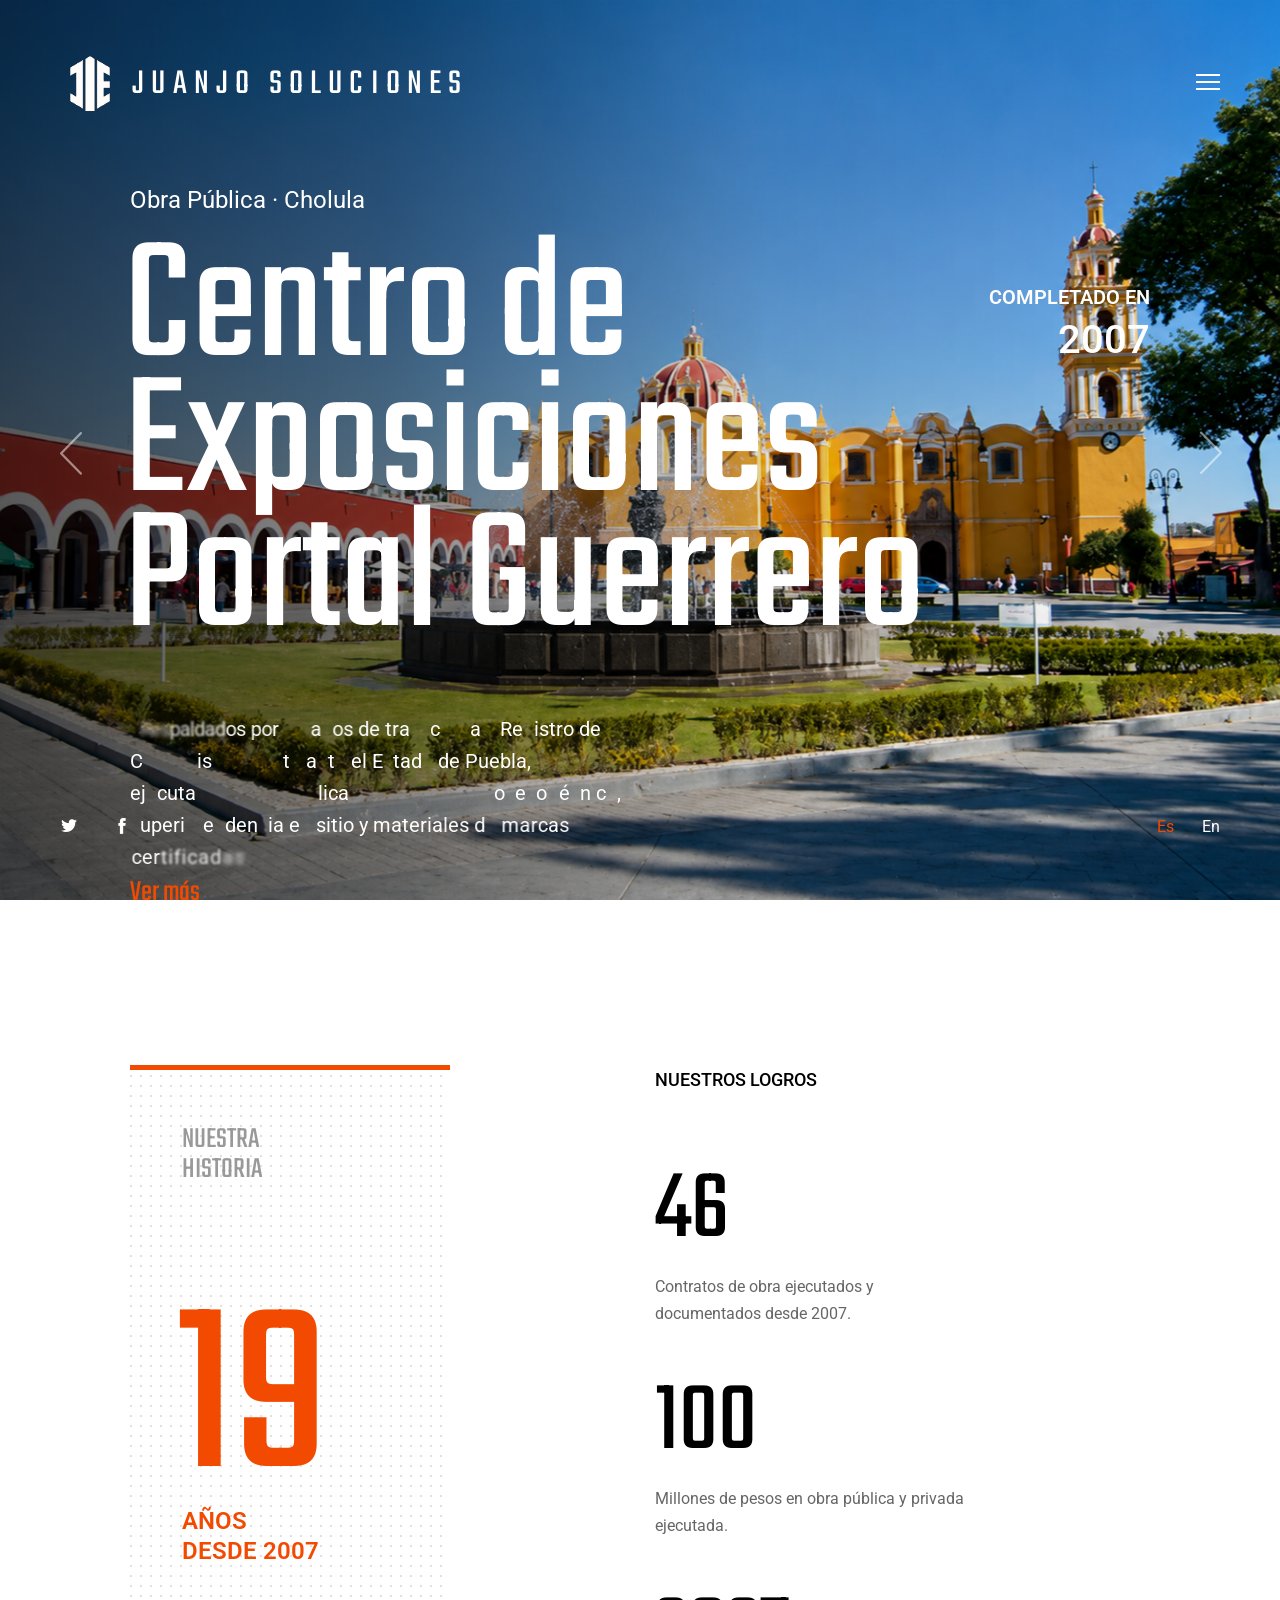
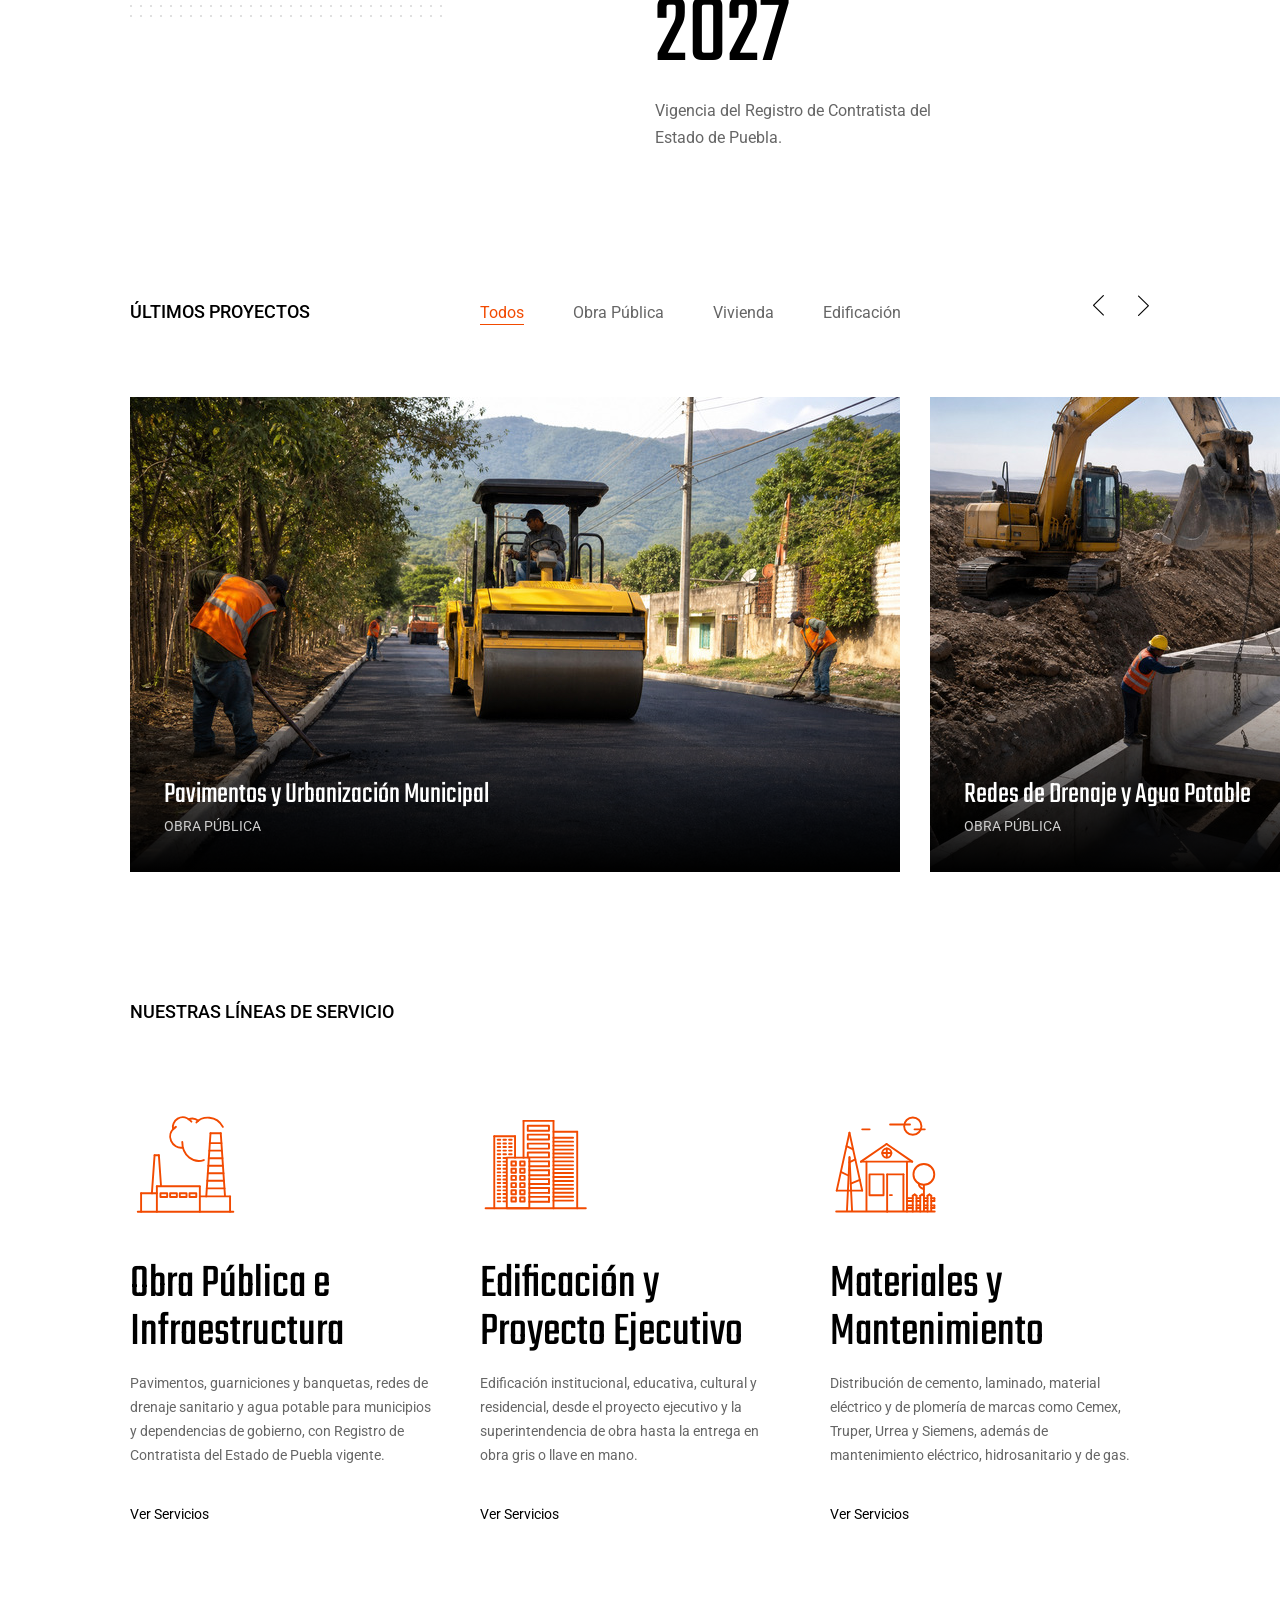
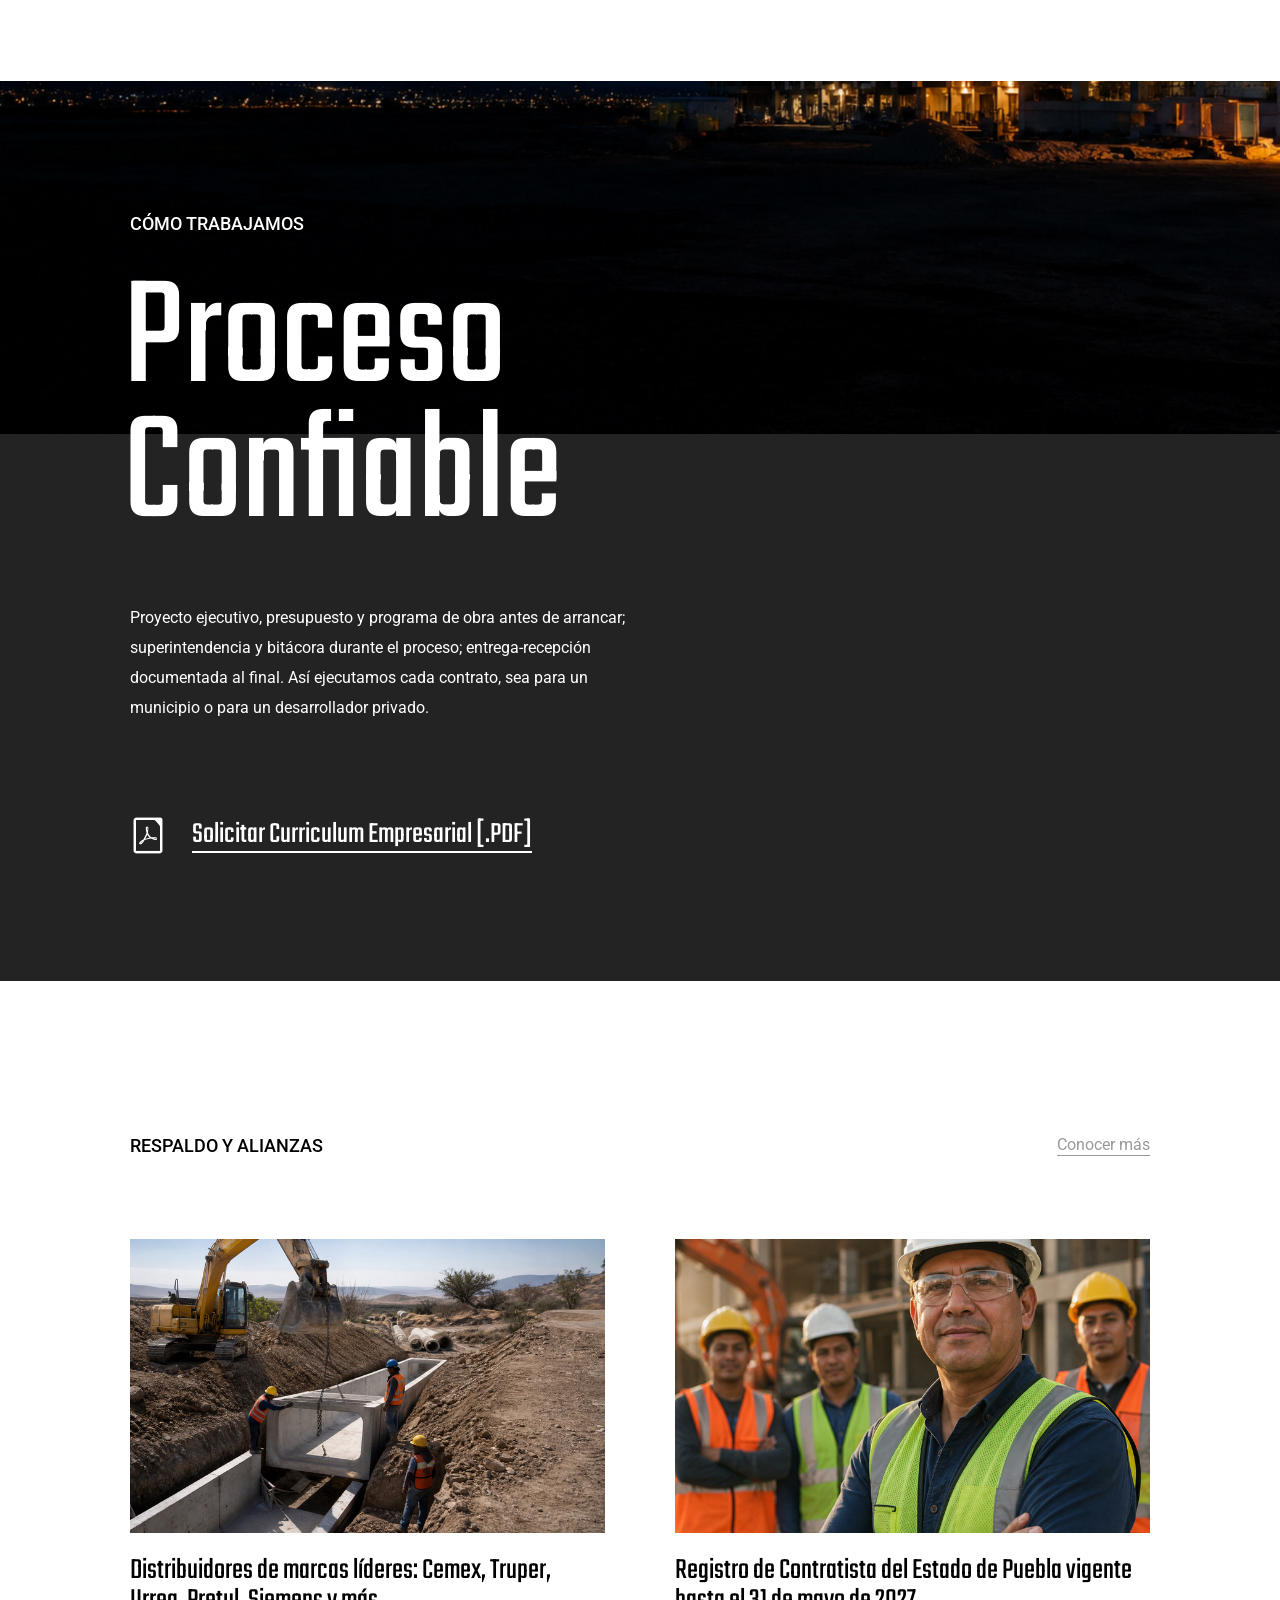
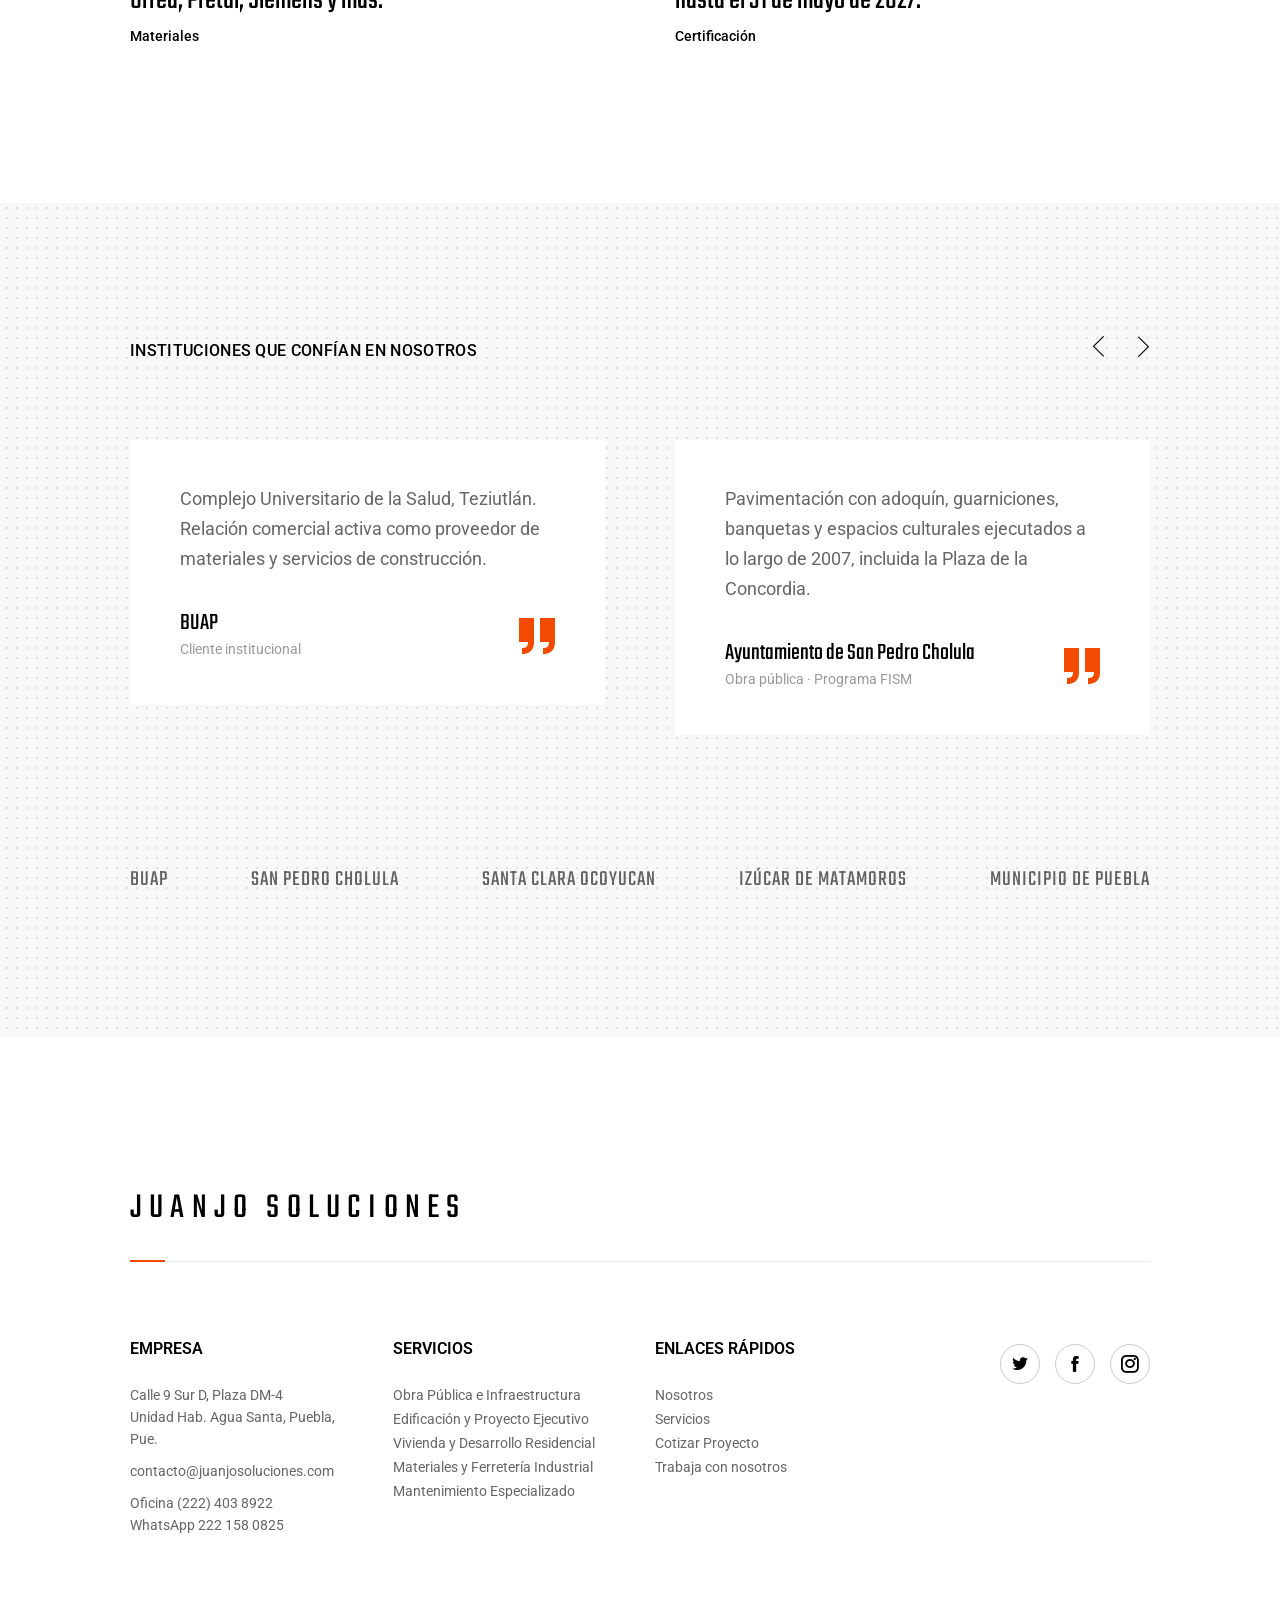
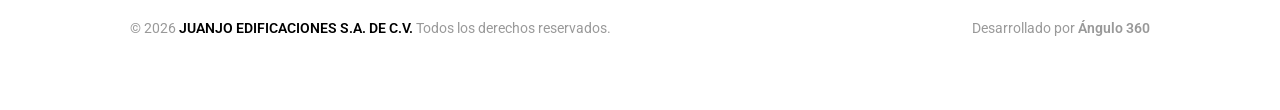
<file: html/index.html>
<!DOCTYPE html>
<html lang="es">

<head>
  <meta charset="utf-8">
  <meta content="width=device-width, initial-scale=1" name="viewport">
  <meta content="JuanJo Soluciones — Arquitectura, construcción y materiales en Puebla. 19 años ejecutando proyectos de obra pública y privada con estándar de contratista certificado." name="description">
  <meta content="Angulo360" name="author">
  <title>JuanJo Soluciones | Arquitectura, Construcción y Materiales — Puebla</title>
  <link href="https://fonts.googleapis.com/css?family=Roboto:300,400,500,700|Teko:300,400" rel="stylesheet">
  <!--CSS-->
  <link href="assets/css/icofont.min.css" rel="stylesheet">
  <link href="assets/css/linearicons.min.css" rel="stylesheet">
  <link href="assets/css/magnific-popup.min.css" rel="stylesheet">
  <link href="assets/css/animsition.min.css" rel="stylesheet">
  <link href="assets/css/swiper.min.css" rel="stylesheet">
  <link href="assets/css/bootstrap.min.css" rel="stylesheet">
  <!--Revolution Style Sheets-->
  <link href="assets/css/revolution/settings.css" rel="stylesheet">
  <link href="assets/css/revolution/layers.css" rel="stylesheet">
  <!--Panorama Add-On Files-->
  <link href="assets/css/revolution-addons/panorama/revolution.addon.panorama.css" rel="stylesheet">
  <!--Theme CSS-->
  <link href="assets/css/theme.css" rel="stylesheet">
  <link href="assets/css/responsive.css" rel="stylesheet">
  <!--Favicons-->
  <link href="favicons/apple-touch-icon.png" rel="apple-touch-icon" sizes="180x180">
  <link href="assets/img/logo/logo-juanjo-blanco.svg" rel="icon" type="image/svg+xml">
  <link href="favicons/site.webmanifest" rel="manifest">
  <link color="#5bbad5" href="favicons/safari-pinned-tab.svg" rel="mask-icon">
  <link href="assets/img/logo/logo-juanjo-blanco.svg" rel="shortcut icon" type="image/svg+xml">
  <meta content="#da532c" name="msapplication-TileColor">
  <meta content="favicons/browserconfig.xml" name="msapplication-config">
  <meta content="#ffffff" name="theme-color">
</head>

<body class="page">
  <div style="display: none">
    <!-- svg sprite-->
    <svg style="width:0; height:0; visibility:hidden;" xmlns="http://www.w3.org/2000/svg">
      <symbol id="icon_ion-icon-apps" viewBox="0 0 512 512">
        <path
          d="M96 176h80V96H96v80zm120 240h80v-80h-80v80zm-120 0h80v-80H96v80zm0-120h80v-80H96v80zm120 0h80v-80h-80v80zM336 96v80h80V96h-80zm-120 80h80V96h-80v80zm120 120h80v-80h-80v80zm0 120h80v-80h-80v80z" />
      </symbol>
    </svg>
  </div>
  <div class="page__inner animsition">
    <header class="header header_white header_fixed ">
      <div class="header__container">
        <div class="header__wrapper container-fluid">
          <div class="header__inner">
            <a class="logo header__logo" href="index.html">
              <img class="header__logo-img header__logo-img_light" src="./assets/img/logo/logo-juanjo-blanco.svg" width="auto" height="60px" alt="Logo JuanJo Soluciones">
              <img class="header__logo-img header__logo-img_dark" src="./assets/img/logo/logo-juanjo-negro.svg" width="auto" height="60px" alt="Logo JuanJo Soluciones">
              JuanJo Soluciones</a>
            <button class="header__menu-button" type="button">
              <span class="header__menu-button-inner"></span>
            </button>
          </div>
        </div>
      </div>
      <div class="header__overlay"></div>
      <div class="menu-panel header__menu">
        <div class="menu-panel__inner">
          <button class="header__menu-button header__menu-button_fixed" type="button">
            <span class="header__menu-button-inner"></span>
          </button>
          <div class="menu-panel__menu">
            <div class="menu-panel__menu-item">
              <a class="menu-panel__menu-link" href="index.html">Inicio</a>
            </div>
            <div class="menu-panel__menu-item">
              <a class="menu-panel__menu-link" href="page-about.html">Nosotros</a>
            </div>
            <div class="menu-panel__menu-item">
              <a class="menu-panel__menu-link" href="page-services.html">Servicios</a>
            </div>
            <div class="menu-panel__menu-item">
              <a class="menu-panel__menu-link" href="page-contact.html">Cotizar Proyecto</a>
            </div>
          </div>
          <div class="menu-panel__footer">
            <div class="socials menu-panel__socials">
              <a class="socials__social icofont-twitter" href="#">
                <div class="visually-hidden">twitter</div>
              </a>
              <a class="socials__social icofont-facebook" href="#">
                <div class="visually-hidden">facebook</div>
              </a>
                <a class="socials__social icofont-instagram" href="#">
                  <div class="visually-hidden">instagram</div>
              </a>
            </div>
            <div class="menu-panel__bottom">
              <div class="menu-panel__copyright">© 2026
                <strong>JUANJO SOLUCIONES.</strong>
                Todos los derechos reservados.
              </div>
              <div class="menu-panel__author">Desarrollado por
                <a href="https://angulo360.info" target="_blank">Ángulo 360</a>
              </div>
            </div>
          </div>
        </div>
      </div>
    </header>
    <main>
      <div class="main-slider">
        <div class="revolution-slider">
          <div class="revolution-slider__slider rev rev_slider fullwidthabanner false" data-version="5.4.6"
            style="display:none;">
            <ul>
              <li data-transition="fade">
                <img alt="" class="rev-slidebg rev-slidebg" data-bgparallax="off" data-bgposition="center center"
                  data-blurend="0" data-blurstart="20" data-duration="2000" data-ease="Power3.easeInOut"
                  data-kenburns="on" data-lazyload="assets/img/hero/PlazaDelaConcordia.png"
                  data-no-retina="data-no-retina" data-offsetend="0 0" data-offsetstart="0 0" data-rotateend="0"
                  data-rotatestart="0" data-scaleend="100" data-scalestart="110"
                  src="assets/img/hero/PlazaDelaConcordia.png" />
                <div class="main-slide main-slide main-slide_size_large">
                  <div class="main-slide__container container">
                    <div class="main-slide__slide-inner">
                      <div class="main-slide__subtitle-wrapper">
                        <div class="main-slide__subtitle tp-caption"
                          data-frames='[{"delay":"+40","speed":500,"sfxcolor":"#ffffff","sfx_effect":"blockfromtop","frame":"0","from":"z:0;","to":"o:1;","ease":"Power3.easeInOut"},{"delay":"wait","speed":500,"frame":"999","to":"opacity:0;","ease":"Power4.easeOut"}]'
                          data-height="none" data-hoffset="['0','0','0','0']" data-responsive="off"
                          data-responsive_offset="off" data-type="text" data-voffset="['0','0','0','0']"
                          data-whitespace="normal" data-width="none" data-x="['left','left','left','left']"
                          data-y="['top','top','top','top']">Obra Pública · Cholula
                        </div>
                      </div>
                      <div class="main-slide__title-wrapper">
                        <div class="main-slide__title tp-caption" data-fontsize="['180','140','120','70']"
                          data-frames='[{"delay":"+290","split":"chars","splitdelay":0.03,"speed":1000,"split_direction":"middletoedge","frame":"0","from":"x:50px;opacity:0;fb:10px;","to":"o:1;fb:0;","ease":"Power4.easeOut"},{"delay":"wait","speed":500,"frame":"999","to":"opacity:0;fb:0;","ease":"Power4.easeOut"}]'
                          data-height="none" data-hoffset="['0','0','0','0']" data-lineheight="['135','105','90','52']"
                          data-responsive="off" data-responsive_offset="off" data-textAlign="left" data-type="text"
                          data-voffset="['0','0','0','0']" data-whitespace="normal" data-width="100%"
                          data-x="['left','left','left','left']" data-y="['top','top','top','top']">
                          Centro de Exposiciones Portal Guerrero
                        </div>
                        <div class="main-slide__label-wrapper">
                          <div class="main-slide__label tp-caption"
                            data-frames='[{"delay":"+40","speed":500,"sfxcolor":"#ffffff","sfx_effect":"blockfromtop","frame":"0","from":"z:0;","to":"o:1;","ease":"Power3.easeInOut"},{"delay":"wait","speed":500,"frame":"999","to":"opacity:0;","ease":"Power4.easeOut"}]'
                            data-height="none" data-hoffset="['0','0','0','0']" data-responsive="off"
                            data-responsive_offset="off" data-type="text" data-voffset="['0','0','0','0']"
                            data-whitespace="normal" data-width="none" data-x="['left','left','left','left']"
                            data-y="['top','top','top','top']">Completado en
                            <div class="main-slide__label-value">2007</div>
                          </div>
                        </div>
                      </div>
                      <div class="main-slide__text-wrapper">
                        <div class="main-slide__text tp-caption"
                          data-frames='[{"delay":"+290","split":"chars","splitdelay":0.01,"speed":1000,"split_direction":"middletoedge","frame":"0","from":"x:50px;opacity:0;fb:10px;","to":"o:1;fb:0;","ease":"Power4.easeOut"},{"delay":"wait","speed":100,"frame":"999","to":"opacity:0;fb:0;","ease":"Power4.easeOut"}]'
                          data-height="none" data-hoffset="['0','0','0','0']" data-responsive="off"
                          data-responsive_offset="off" data-textAlign="left" data-type="text"
                          data-voffset="['0','0','0','0']" data-whitespace="normal" data-width="100%"
                          data-x="['left','left','left','left']" data-y="['top','top','top','top']">Respaldados por 19
                          años de trayectoria y Registro de Contratista vigente ante el Estado de Puebla, ejecutamos
                          obra pública y privada con proceso técnico, superintendencia en sitio y materiales de
                          marcas certificadas.
                        </div>
                      </div>
                      <div class="main-slide__link-wrapper">
                        <div class="main-slide__link-inner tp-caption"
                          data-frames='[{"delay":"+190","speed":500,"sfxcolor":"#ffffff","sfx_effect":"blockfromleft","frame":"0","from":"z:0;","to":"o:1;","ease":"Power3.easeInOut"},{"delay":"wait","speed":500,"frame":"999","to":"opacity:0;","ease":"Power4.easeOut"}]'
                          data-height="none" data-hoffset="['0','0','0','0']" data-responsive="off"
                          data-responsive_offset="off" data-textAlign="['inherit','inherit','inherit','inherit']"
                          data-type="text" data-voffset="['0','0','0','0']" data-whitespace="nowrap" data-width="none"
                          data-x="['left','left','left','left']" data-y="['top','top','top','top']">
                          <a class="main-slide__link main-slide__link_inverted" href="#">Ver más</a>
                        </div>
                      </div>
                      <div class="main-slide__counter-wrapper">
                        <div class="main-slide__counter-inner">
                          <div class="main-slide__counter tp-caption"
                            data-frames='[{"delay":"+190","speed":500,"sfxcolor":"#ffffff","sfx_effect":"blockfromleft","frame":"0","from":"z:0;","to":"o:1;","ease":"Power3.easeInOut"},{"delay":"wait","speed":500,"frame":"999","to":"opacity:0;","ease":"Power4.easeOut"}]'
                            data-height="none" data-hoffset="['0','0','0','0']" data-responsive="off"
                            data-responsive_offset="off" data-textAlign="['inherit','inherit','inherit','inherit']"
                            data-type="text" data-voffset="['0','0','0','0']" data-whitespace="nowrap" data-width="none"
                            data-x="['left','left','left','left']" data-y="['top','top','top','top']">
                            <span>01</span>
                            <span class="main-slide__counter-all">/04</span>
                          </div>
                        </div>
                      </div>
                    </div>
                  </div>
                </div>
              </li>
              <li data-transition="fade">
                <img alt="" class="rev-slidebg rev-slidebg" data-bgparallax="off" data-bgposition="center center"
                  data-blurend="0" data-blurstart="20" data-duration="2000" data-ease="Power3.easeInOut"
                  data-kenburns="on" data-lazyload="assets/img/hero/buaphermanosserdan.png"
                  data-no-retina="data-no-retina" data-offsetend="0 0" data-offsetstart="0 0" data-rotateend="0"
                  data-rotatestart="0" data-scaleend="100" data-scalestart="110"
                  src="assets/img/hero/buaphermanosserdan.png" />
                <div class="main-slide main-slide main-slide_size_large">
                  <div class="main-slide__container container">
                    <div class="main-slide__slide-inner">
                      <div class="main-slide__subtitle-wrapper">
                        <div class="main-slide__subtitle tp-caption"
                          data-frames='[{"delay":"+40","speed":500,"sfxcolor":"#ffffff","sfx_effect":"blockfromtop","frame":"0","from":"z:0;","to":"o:1;","ease":"Power3.easeInOut"},{"delay":"wait","speed":500,"frame":"999","to":"opacity:0;","ease":"Power4.easeOut"}]'
                          data-height="none" data-hoffset="['0','0','0','0']" data-responsive="off"
                          data-responsive_offset="off" data-type="text" data-voffset="['0','0','0','0']"
                          data-whitespace="normal" data-width="none" data-x="['left','left','left','left']"
                          data-y="['top','top','top','top']">Edificación Institucional
                        </div>
                      </div>
                      <div class="main-slide__title-wrapper">
                        <div class="main-slide__title tp-caption" data-fontsize="['180','140','120','70']"
                          data-frames='[{"delay":"+290","split":"chars","splitdelay":0.03,"speed":1000,"split_direction":"middletoedge","frame":"0","from":"x:50px;opacity:0;fb:10px;","to":"o:1;fb:0;","ease":"Power4.easeOut"},{"delay":"wait","speed":500,"frame":"999","to":"opacity:0;fb:0;","ease":"Power4.easeOut"}]'
                          data-height="none" data-hoffset="['0','0','0','0']" data-lineheight="['135','105','90','52']"
                          data-responsive="off" data-responsive_offset="off" data-textAlign="left" data-type="text"
                          data-voffset="['0','0','0','0']" data-whitespace="normal" data-width="100%"
                          data-x="['left','left','left','left']" data-y="['top','top','top','top']">Albergue Cultural
                          Hermanos Serdán
                          <br>
                          Puebla
                        </div>
                        <div class="main-slide__label-wrapper">
                          <div class="main-slide__label tp-caption"
                            data-frames='[{"delay":"+40","speed":500,"sfxcolor":"#ffffff","sfx_effect":"blockfromtop","frame":"0","from":"z:0;","to":"o:1;","ease":"Power3.easeInOut"},{"delay":"wait","speed":500,"frame":"999","to":"opacity:0;","ease":"Power4.easeOut"}]'
                            data-height="none" data-hoffset="['0','0','0','0']" data-responsive="off"
                            data-responsive_offset="off" data-type="text" data-voffset="['0','0','0','0']"
                            data-whitespace="normal" data-width="none" data-x="['left','left','left','left']"
                            data-y="['top','top','top','top']">Completado en
                            <div class="main-slide__label-value">2018</div>
                          </div>
                        </div>
                      </div>
                      <div class="main-slide__text-wrapper">
                        <div class="main-slide__text tp-caption"
                          data-frames='[{"delay":"+290","split":"chars","splitdelay":0.01,"speed":1000,"split_direction":"middletoedge","frame":"0","from":"x:50px;opacity:0;fb:10px;","to":"o:1;fb:0;","ease":"Power4.easeOut"},{"delay":"wait","speed":100,"frame":"999","to":"opacity:0;fb:0;","ease":"Power4.easeOut"}]'
                          data-height="none" data-hoffset="['0','0','0','0']" data-responsive="off"
                          data-responsive_offset="off" data-textAlign="left" data-type="text"
                          data-voffset="['0','0','0','0']" data-whitespace="normal" data-width="100%"
                          data-x="['left','left','left','left']" data-y="['top','top','top','top']">Más que un espacio,
                          una plataforma de transformación académica. Contrato de $30.1 MDP ejecutado para el
                          Municipio de Puebla, con seguridad patrimonial y excelencia técnica desde el proyecto hasta
                          la entrega.
                        </div>
                      </div>
                      <div class="main-slide__link-wrapper">
                        <div class="main-slide__link-inner tp-caption"
                          data-frames='[{"delay":"+190","speed":500,"sfxcolor":"#ffffff","sfx_effect":"blockfromleft","frame":"0","from":"z:0;","to":"o:1;","ease":"Power3.easeInOut"},{"delay":"wait","speed":500,"frame":"999","to":"opacity:0;","ease":"Power4.easeOut"}]'
                          data-height="none" data-hoffset="['0','0','0','0']" data-responsive="off"
                          data-responsive_offset="off" data-textAlign="['inherit','inherit','inherit','inherit']"
                          data-type="text" data-voffset="['0','0','0','0']" data-whitespace="nowrap" data-width="none"
                          data-x="['left','left','left','left']" data-y="['top','top','top','top']">
                          <a class="main-slide__link main-slide__link_inverted" href="#">Ver Más</a>
                        </div>
                      </div>
                      <div class="main-slide__counter-wrapper">
                        <div class="main-slide__counter-inner">
                          <div class="main-slide__counter tp-caption"
                            data-frames='[{"delay":"+190","speed":500,"sfxcolor":"#ffffff","sfx_effect":"blockfromleft","frame":"0","from":"z:0;","to":"o:1;","ease":"Power3.easeInOut"},{"delay":"wait","speed":500,"frame":"999","to":"opacity:0;","ease":"Power4.easeOut"}]'
                            data-height="none" data-hoffset="['0','0','0','0']" data-responsive="off"
                            data-responsive_offset="off" data-textAlign="['inherit','inherit','inherit','inherit']"
                            data-type="text" data-voffset="['0','0','0','0']" data-whitespace="nowrap" data-width="none"
                            data-x="['left','left','left','left']" data-y="['top','top','top','top']">
                            <span>02</span>
                            <span class="main-slide__counter-all">/04</span>
                          </div>
                        </div>
                      </div>
                    </div>
                  </div>
                </div>
              </li>
              <li data-transition="fade">
                <img alt="" class="rev-slidebg rev-slidebg" data-bgparallax="off" data-bgposition="center center"
                  data-blurend="0" data-blurstart="20" data-duration="2000" data-ease="Power3.easeInOut"
                  data-kenburns="on" data-lazyload="assets/img/hero/infraestructura-urbana.jpg"
                  data-no-retina="data-no-retina" data-offsetend="0 0" data-offsetstart="0 0" data-rotateend="0"
                  data-rotatestart="0" data-scaleend="100" data-scalestart="110"
                  src="assets/img/hero/infraestructura-urbana.jpg" />
                <div class="main-slide main-slide main-slide_size_large">
                  <div class="main-slide__container container">
                    <div class="main-slide__slide-inner">
                      <div class="main-slide__subtitle-wrapper">
                        <div class="main-slide__subtitle tp-caption"
                          data-frames='[{"delay":"+40","speed":500,"sfxcolor":"#ffffff","sfx_effect":"blockfromtop","frame":"0","from":"z:0;","to":"o:1;","ease":"Power3.easeInOut"},{"delay":"wait","speed":500,"frame":"999","to":"opacity:0;","ease":"Power4.easeOut"}]'
                          data-height="none" data-hoffset="['0','0','0','0']" data-responsive="off"
                          data-responsive_offset="off" data-type="text" data-voffset="['0','0','0','0']"
                          data-whitespace="normal" data-width="none" data-x="['left','left','left','left']"
                          data-y="['top','top','top','top']">Infraestructura Urbana
                        </div>
                      </div>
                      <div class="main-slide__title-wrapper">
                        <div class="main-slide__title tp-caption" data-fontsize="['180','140','120','70']"
                          data-frames='[{"delay":"+290","split":"chars","splitdelay":0.03,"speed":1000,"split_direction":"middletoedge","frame":"0","from":"x:50px;opacity:0;fb:10px;","to":"o:1;fb:0;","ease":"Power4.easeOut"},{"delay":"wait","speed":500,"frame":"999","to":"opacity:0;fb:0;","ease":"Power4.easeOut"}]'
                          data-height="none" data-hoffset="['0','0','0','0']" data-lineheight="['135','105','90','52']"
                          data-responsive="off" data-responsive_offset="off" data-textAlign="left" data-type="text"
                          data-voffset="['0','0','0','0']" data-whitespace="normal" data-width="100%"
                          data-x="['left','left','left','left']" data-y="['top','top','top','top']">Pavimentos, Drenaje
                          <br>
                          y Agua Potable
                        </div>
                        <div class="main-slide__label-wrapper">
                          <div class="main-slide__label tp-caption"
                            data-frames='[{"delay":"+40","speed":500,"sfxcolor":"#ffffff","sfx_effect":"blockfromtop","frame":"0","from":"z:0;","to":"o:1;","ease":"Power3.easeInOut"},{"delay":"wait","speed":500,"frame":"999","to":"opacity:0;","ease":"Power4.easeOut"}]'
                            data-height="none" data-hoffset="['0','0','0','0']" data-responsive="off"
                            data-responsive_offset="off" data-type="text" data-voffset="['0','0','0','0']"
                            data-whitespace="normal" data-width="none" data-x="['left','left','left','left']"
                            data-y="['top','top','top','top']">Más de
                            <div class="main-slide__label-value">40 obras</div>
                          </div>
                        </div>
                      </div>
                      <div class="main-slide__text-wrapper">
                        <div class="main-slide__text tp-caption"
                          data-frames='[{"delay":"+290","split":"chars","splitdelay":0.01,"speed":1000,"split_direction":"middletoedge","frame":"0","from":"x:50px;opacity:0;fb:10px;","to":"o:1;fb:0;","ease":"Power4.easeOut"},{"delay":"wait","speed":100,"frame":"999","to":"opacity:0;fb:0;","ease":"Power4.easeOut"}]'
                          data-height="none" data-hoffset="['0','0','0','0']" data-responsive="off"
                          data-responsive_offset="off" data-textAlign="left" data-type="text"
                          data-voffset="['0','0','0','0']" data-whitespace="normal" data-width="100%"
                          data-x="['left','left','left','left']" data-y="['top','top','top','top']">Adoquinamiento,
                          guarniciones, banquetas y redes de drenaje sanitario ejecutados para municipios y
                          dependencias de gobierno en el estado de Puebla.
                        </div>
                      </div>
                      <div class="main-slide__link-wrapper">
                        <div class="main-slide__link-inner tp-caption"
                          data-frames='[{"delay":"+190","speed":500,"sfxcolor":"#ffffff","sfx_effect":"blockfromleft","frame":"0","from":"z:0;","to":"o:1;","ease":"Power3.easeInOut"},{"delay":"wait","speed":500,"frame":"999","to":"opacity:0;","ease":"Power4.easeOut"}]'
                          data-height="none" data-hoffset="['0','0','0','0']" data-responsive="off"
                          data-responsive_offset="off" data-textAlign="['inherit','inherit','inherit','inherit']"
                          data-type="text" data-voffset="['0','0','0','0']" data-whitespace="nowrap" data-width="none"
                          data-x="['left','left','left','left']" data-y="['top','top','top','top']">
                          <a class="main-slide__link main-slide__link_inverted" href="#">Ver Más</a>
                        </div>
                      </div>
                      <div class="main-slide__counter-wrapper">
                        <div class="main-slide__counter-inner">
                          <div class="main-slide__counter tp-caption"
                            data-frames='[{"delay":"+190","speed":500,"sfxcolor":"#ffffff","sfx_effect":"blockfromleft","frame":"0","from":"z:0;","to":"o:1;","ease":"Power3.easeInOut"},{"delay":"wait","speed":500,"frame":"999","to":"opacity:0;","ease":"Power4.easeOut"}]'
                            data-height="none" data-hoffset="['0','0','0','0']" data-responsive="off"
                            data-responsive_offset="off" data-textAlign="['inherit','inherit','inherit','inherit']"
                            data-type="text" data-voffset="['0','0','0','0']" data-whitespace="nowrap" data-width="none"
                            data-x="['left','left','left','left']" data-y="['top','top','top','top']">
                            <span>03</span>
                            <span class="main-slide__counter-all">/04</span>
                          </div>
                        </div>
                      </div>
                    </div>
                  </div>
                </div>
              </li>
              <li data-transition="fade">
                <img alt="" class="rev-slidebg rev-slidebg" data-bgparallax="off" data-bgposition="center center"
                  data-blurend="0" data-blurstart="20" data-duration="2000" data-ease="Power3.easeInOut"
                  data-kenburns="on" data-lazyload="assets/img/hero/vision-premium.jpg"
                  data-no-retina="data-no-retina" data-offsetend="0 0" data-offsetstart="0 0" data-rotateend="0"
                  data-rotatestart="0" data-scaleend="100" data-scalestart="110"
                  src="assets/img/hero/vision-premium.jpg" />
                <div class="main-slide main-slide main-slide_size_large">
                  <div class="main-slide__container container">
                    <div class="main-slide__slide-inner">
                      <div class="main-slide__subtitle-wrapper">
                        <div class="main-slide__subtitle tp-caption"
                          data-frames='[{"delay":"+40","speed":500,"sfxcolor":"#ffffff","sfx_effect":"blockfromtop","frame":"0","from":"z:0;","to":"o:1;","ease":"Power3.easeInOut"},{"delay":"wait","speed":500,"frame":"999","to":"opacity:0;","ease":"Power4.easeOut"}]'
                          data-height="none" data-hoffset="['0','0','0','0']" data-responsive="off"
                          data-responsive_offset="off" data-type="text" data-voffset="['0','0','0','0']"
                          data-whitespace="normal" data-width="none" data-x="['left','left','left','left']"
                          data-y="['top','top','top','top']">Nueva Etapa
                        </div>
                      </div>
                      <div class="main-slide__title-wrapper">
                        <div class="main-slide__title tp-caption" data-fontsize="['180','140','120','70']"
                          data-frames='[{"delay":"+290","split":"chars","splitdelay":0.03,"speed":1000,"split_direction":"middletoedge","frame":"0","from":"x:50px;opacity:0;fb:10px;","to":"o:1;fb:0;","ease":"Power4.easeOut"},{"delay":"wait","speed":500,"frame":"999","to":"opacity:0;fb:0;","ease":"Power4.easeOut"}]'
                          data-height="none" data-hoffset="['0','0','0','0']" data-lineheight="['135','105','90','52']"
                          data-responsive="off" data-responsive_offset="off" data-textAlign="left" data-type="text"
                          data-voffset="['0','0','0','0']" data-whitespace="normal" data-width="100%"
                          data-x="['left','left','left','left']" data-y="['top','top','top','top']">Soluciones
                          <br>
                          Integrales
                        </div>
                        <div class="main-slide__label-wrapper">
                          <div class="main-slide__label tp-caption"
                            data-frames='[{"delay":"+40","speed":500,"sfxcolor":"#ffffff","sfx_effect":"blockfromtop","frame":"0","from":"z:0;","to":"o:1;","ease":"Power3.easeInOut"},{"delay":"wait","speed":500,"frame":"999","to":"opacity:0;","ease":"Power4.easeOut"}]'
                            data-height="none" data-hoffset="['0','0','0','0']" data-responsive="off"
                            data-responsive_offset="off" data-type="text" data-voffset="['0','0','0','0']"
                            data-whitespace="normal" data-width="none" data-x="['left','left','left','left']"
                            data-y="['top','top','top','top']">Registro vigente
                            <div class="main-slide__label-value">2027</div>
                          </div>
                        </div>
                      </div>
                      <div class="main-slide__text-wrapper">
                        <div class="main-slide__text tp-caption"
                          data-frames='[{"delay":"+290","split":"chars","splitdelay":0.01,"speed":1000,"split_direction":"middletoedge","frame":"0","from":"x:50px;opacity:0;fb:10px;","to":"o:1;fb:0;","ease":"Power4.easeOut"},{"delay":"wait","speed":100,"frame":"999","to":"opacity:0;fb:0;","ease":"Power4.easeOut"}]'
                          data-height="none" data-hoffset="['0','0','0','0']" data-responsive="off"
                          data-responsive_offset="off" data-textAlign="left" data-type="text"
                          data-voffset="['0','0','0','0']" data-whitespace="normal" data-width="100%"
                          data-x="['left','left','left','left']" data-y="['top','top','top','top']">Construcción,
                          proyecto ejecutivo y distribución de materiales bajo un mismo techo, con Registro de
                          Contratista del Estado de Puebla vigente hasta 2027.
                        </div>
                      </div>
                      <div class="main-slide__link-wrapper">
                        <div class="main-slide__link-inner tp-caption"
                          data-frames='[{"delay":"+190","speed":500,"sfxcolor":"#ffffff","sfx_effect":"blockfromleft","frame":"0","from":"z:0;","to":"o:1;","ease":"Power3.easeInOut"},{"delay":"wait","speed":500,"frame":"999","to":"opacity:0;","ease":"Power4.easeOut"}]'
                          data-height="none" data-hoffset="['0','0','0','0']" data-responsive="off"
                          data-responsive_offset="off" data-textAlign="['inherit','inherit','inherit','inherit']"
                          data-type="text" data-voffset="['0','0','0','0']" data-whitespace="nowrap" data-width="none"
                          data-x="['left','left','left','left']" data-y="['top','top','top','top']">
                          <a class="main-slide__link main-slide__link_inverted" href="page-contact.html">Cotizar Proyecto</a>
                        </div>
                      </div>
                      <div class="main-slide__counter-wrapper">
                        <div class="main-slide__counter-inner">
                          <div class="main-slide__counter tp-caption"
                            data-frames='[{"delay":"+190","speed":500,"sfxcolor":"#ffffff","sfx_effect":"blockfromleft","frame":"0","from":"z:0;","to":"o:1;","ease":"Power3.easeInOut"},{"delay":"wait","speed":500,"frame":"999","to":"opacity:0;","ease":"Power4.easeOut"}]'
                            data-height="none" data-hoffset="['0','0','0','0']" data-responsive="off"
                            data-responsive_offset="off" data-textAlign="['inherit','inherit','inherit','inherit']"
                            data-type="text" data-voffset="['0','0','0','0']" data-whitespace="nowrap" data-width="none"
                            data-x="['left','left','left','left']" data-y="['top','top','top','top']">
                            <span>04</span>
                            <span class="main-slide__counter-all">/04</span>
                          </div>
                        </div>
                      </div>
                    </div>
                  </div>
                </div>
              </li>
            </ul>
          </div>
        </div>
        <div class="main-slider__footer">
          <div class="container-fluid">
            <div class="main-slider__footer-inner">
              <div class="main-slider__socials">
                <a class="main-slider__social-link icofont-twitter" href="#">
                  <div class="visually-hidden">twitter</div>
                </a>
                <a class="main-slider__social-link icofont-facebook" href="#">
                  <div class="visually-hidden">facebook</div>
                </a>
              </div>
              <div class="main-slider__locales">
                <a class="main-slider__locale link link link_active" href="#">Es</a>
                <a class="main-slider__locale link" href="#">En</a>
              </div>
            </div>
          </div>
        </div>
      </div>
      <div class="counter-block">
        <div class="container">
          <div class="row">
            <div class="col-12 col-xs-6 col-lg-5 col-xl-4">
              <div class="counter-block__card">
                <div class="counter-block__card-title">nuestra
                  <br />
                  historia
                </div>
                <div class="counter-block__card-value js-counter" data-counter-value="19">19</div>
                <div class="counter-block__card-description">años
                  <br />
                  desde 2007
                </div>
              </div>
            </div>
            <div class="col-12 col-xs-6 col-lg-5 col-xl-4 offset-lg-1 offset-xl-2">
              <div class="counter-block__title heading-smallest">nuestros logros</div>
              <div class="counter-block__item">
                <div class="counter-block__item-value js-counter" data-counter-value="46">46</div>
                <div class="counter-block__item-text">Contratos de obra ejecutados y documentados desde 2007.</div>
              </div>
              <div class="counter-block__item">
                <div class="counter-block__item-value js-counter" data-counter-value="100">100</div>
                <div class="counter-block__item-text">Millones de pesos en obra pública y privada ejecutada.</div>
              </div>
              <div class="counter-block__item">
                <div class="counter-block__item-value js-counter" data-counter-value="2027">2027</div>
                <div class="counter-block__item-text">Vigencia del Registro de Contratista del Estado de Puebla.
                </div>
              </div>
            </div>
          </div>
        </div>
      </div>
      <div class="projects-block">
        <div class="projects-block__header">
          <div class="container">
            <div class="row">
              <div class="col-12 col-md-4">
                <div class="projects-block__title heading-smallest">últimos proyectos</div>
              </div>
              <div class="col-10 col-md-7">
                <div class="projects-block__filter">
                  <a class="projects-block__filter-link link link link_active" data-value="all" href="#">Todos</a>
                  <a class="projects-block__filter-link link" data-value="building" href="#">Obra Pública</a>
                  <a class="projects-block__filter-link link" data-value="residence" href="#">Vivienda</a>
                  <a class="projects-block__filter-link link" data-value="interior" href="#">Edificación</a>
                </div>
              </div>
              <div class="col-2 col-md-1">
                <div class="projects-block__controls">
                  <button class="projects-block__control projects-block__control_prev icon-chevron-left" type="button">
                    <span class="visually-hidden">anterior</span>
                  </button>
                  <button class="projects-block__control projects-block__control_next icon-chevron-right" type="button">
                    <span class="visually-hidden">siguiente</span>
                  </button>
                </div>
              </div>
            </div>
          </div>
        </div>
        <div class="projects-block__slider swiper-container">
          <div class="swiper-wrapper">
            <div class="projects-block__slide-wrapper swiper-slide" data-filter="building">
              <a class="projects-block__slide" href="page-services.html">
                <img alt="Pavimentos y urbanización municipal" class="projects-block__image" src="img/project-pavimentos.jpg" />
                <span class="projects-block__slide-content"><span class="projects-block__slide-head"><span
                      class="projects-block__slide-title">Pavimentos y Urbanización Municipal</span><span
                      class="projects-block__slide-label">Obra Pública</span></span><span
                    class="projects-block__slide-text">Adoquinamiento, guarniciones y banquetas ejecutados para
                    ayuntamientos del estado de Puebla, con control de calidad y entrega en tiempo.</span><span
                    class="projects-block__arrow icon-arrow-right"></span></span>
              </a>
            </div>
            <div class="projects-block__slide-wrapper swiper-slide" data-filter="building">
              <a class="projects-block__slide" href="page-services.html">
                <img alt="Redes de drenaje y agua potable" class="projects-block__image" src="img/project-drenaje.jpg" />
                <span class="projects-block__slide-content"><span class="projects-block__slide-head"><span
                      class="projects-block__slide-title">Redes de Drenaje y Agua Potable</span><span
                      class="projects-block__slide-label">Obra Pública</span></span><span
                    class="projects-block__slide-text">Ampliación y sustitución de redes sanitarias e hidráulicas para
                    municipios y juntas auxiliares.</span><span class="projects-block__arrow icon-arrow-right"></span></span>
              </a>
            </div>
            <div class="projects-block__slide-wrapper swiper-slide" data-filter="building">
              <a class="projects-block__slide" href="page-services.html">
                <img alt="Superintendencia y supervisión de obra" class="projects-block__image" src="img/project-supervision.jpg" />
                <span class="projects-block__slide-content"><span class="projects-block__slide-head"><span
                      class="projects-block__slide-title">Superintendencia de Obra</span><span
                      class="projects-block__slide-label">Obra Pública</span></span><span
                    class="projects-block__slide-text">Control técnico en sitio para dependencias de gobierno y
                    proyectos privados, del arranque a la entrega-recepción.</span><span
                    class="projects-block__arrow icon-arrow-right"></span></span>
              </a>
            </div>
            <div class="projects-block__slide-wrapper swiper-slide" data-filter="interior">
              <a class="projects-block__slide" href="page-services.html">
                <img alt="Edificación institucional y cultural" class="projects-block__image" src="img/project-edificacion.jpg" />
                <span class="projects-block__slide-content"><span class="projects-block__slide-head"><span
                      class="projects-block__slide-title">Edificación Institucional y Cultural</span><span
                      class="projects-block__slide-label">Edificación</span></span><span
                    class="projects-block__slide-text">Albergues, centros culturales y espacios educativos, como el
                    Albergue Cultural Hermanos Serdán en Puebla.</span><span
                    class="projects-block__arrow icon-arrow-right"></span></span>
              </a>
            </div>
            <div class="projects-block__slide-wrapper swiper-slide" data-filter="residence">
              <a class="projects-block__slide" href="page-services.html">
                <img alt="Vivienda y desarrollo residencial" class="projects-block__image" src="img/project-vivienda.jpg" />
                <span class="projects-block__slide-content"><span class="projects-block__slide-head"><span
                      class="projects-block__slide-title">Vivienda y Desarrollo Residencial</span><span
                      class="projects-block__slide-label">Vivienda</span></span><span
                    class="projects-block__slide-text">Urbanización y edificación en obra gris de fraccionamientos,
                    con experiencia previa en desarrollo de vivienda por etapas.</span><span
                    class="projects-block__arrow icon-arrow-right"></span></span>
              </a>
            </div>
            <div class="projects-block__slide-wrapper swiper-slide" data-filter="interior">
              <a class="projects-block__slide" href="page-services.html">
                <img alt="Proyecto ejecutivo y planeación técnica" class="projects-block__image" src="img/project-ejecutivo.jpg" />
                <span class="projects-block__slide-content"><span class="projects-block__slide-head"><span
                      class="projects-block__slide-title">Proyecto Ejecutivo y Planeación</span><span
                      class="projects-block__slide-label">Edificación</span></span><span
                    class="projects-block__slide-text">Diseño arquitectónico y de ingeniería previo a obra, para que
                    cada proyecto arranque con costos y tiempos definidos.</span><span
                    class="projects-block__arrow icon-arrow-right"></span></span>
              </a>
            </div>
          </div>
        </div>
      </div>
      <div class="specialization-block">
        <div class="container">
          <div class="specialization-block__title heading-smallest">Nuestras líneas de servicio</div>
          <div class="row">
            <div class="col-12 col-lg-4">
              <div class="specialization-block__item">
                <object class="specialization-block__image js-motion-svg" data="assets/img/icon_factory.svg"
                  type="image/svg+xml"></object>
                <div class="specialization-block__item-title">Obra Pública e Infraestructura</div>
                <div class="specialization-block__item-text">Pavimentos, guarniciones y banquetas, redes de drenaje
                  sanitario y agua potable para municipios y dependencias de gobierno, con Registro de Contratista
                  del Estado de Puebla vigente.
                </div>
                <a class="specialization-block__item-link link" href="page-services.html">Ver Servicios</a>
              </div>
            </div>
            <div class="col-12 col-lg-4">
              <div class="specialization-block__item">
                <object class="specialization-block__image js-motion-svg" data="assets/img/icon_building.svg"
                  type="image/svg+xml"></object>
                <div class="specialization-block__item-title">Edificación y Proyecto Ejecutivo</div>
                <div class="specialization-block__item-text">Edificación institucional, educativa, cultural y
                  residencial, desde el proyecto ejecutivo y la superintendencia de obra hasta la entrega en obra
                  gris o llave en mano.
                </div>
                <a class="specialization-block__item-link link" href="page-services.html">Ver Servicios</a>
              </div>
            </div>
            <div class="col-12 col-lg-4">
              <div class="specialization-block__item">
                <object class="specialization-block__image js-motion-svg" data="assets/img/icon_house.svg"
                  type="image/svg+xml"></object>
                <div class="specialization-block__item-title">Materiales y Mantenimiento</div>
                <div class="specialization-block__item-text">Distribución de cemento, laminado, material eléctrico y
                  de plomería de marcas como Cemex, Truper, Urrea y Siemens, además de mantenimiento eléctrico,
                  hidrosanitario y de gas.
                </div>
                <a class="specialization-block__item-link link" href="page-services.html">Ver Servicios</a>
              </div>
            </div>
          </div>
        </div>
      </div>
      <div class="parallax-block">
        <div class="parallax-block__image" data-rellax-percentage="0.5" data-rellax-speed="-3"
          style="background-image: url('img/proceso-nocturno.jpg')"></div>
        <div class="container">
          <div class="parallax-block__inner">
            <div class="parallax-block__subtitle heading-smallest">cómo trabajamos</div>
            <div class="parallax-block__title-wrapper">
              <div class="parallax-block__title">Proceso
                <br />
                Confiable
              </div>
            </div>
            <div class="parallax-block__text">Proyecto ejecutivo, presupuesto y programa de obra antes de arrancar;
              superintendencia y bitácora durante el proceso; entrega-recepción documentada al final. Así ejecutamos
              cada contrato, sea para un municipio o para un desarrollador privado.
            </div>
            <a class="parallax-block__download-link" href="page-contact.html">
              <span class="parallax-block__download-icon icofont-file-pdf"></span>
              <span class="parallax-block__download-text">Solicitar Curriculum Empresarial [.PDF]</span>
            </a>
          </div>
        </div>
      </div>
      <div class="articles-block">
        <div class="container">
          <div class="articles-block__head">
            <div class="articles-block__title heading-smallest">Respaldo y alianzas</div>
            <div class="articles-block__head-link">
              <a class="link link_inverted" href="page-about.html">Conocer más</a>
            </div>
          </div>
          <div class="articles-block__list">
            <div class="articles-block__item">
              <div class="article-item">
                <a class="article-item__image-wrapper" href="page-about.html">
                  <img alt="Distribución de materiales de construcción" src="img/project-drenaje.jpg" />
                </a>
                <a class="article-item__item-title" href="page-about.html">Distribuidores de marcas líderes: Cemex,
                  Truper, Urrea, Pretul, Siemens y más.</a>
                <div class="article-item__item-footer">
                  <a class="article-item__category" href="#">Materiales</a>
                </div>
              </div>
            </div>
            <div class="articles-block__item">
              <div class="article-item">
                <a class="article-item__image-wrapper" href="page-about.html">
                  <img alt="Registro de contratista vigente" src="img/project-supervision.jpg" />
                </a>
                <a class="article-item__item-title" href="page-about.html">Registro de Contratista del Estado de
                  Puebla vigente hasta el 31 de mayo de 2027.</a>
                <div class="article-item__item-footer">
                  <a class="article-item__category" href="#">Certificación</a>
                </div>
              </div>
            </div>
          </div>
        </div>
      </div>
      <div class="reviews-block reviews-block reviews-block_template_default">
        <div class="reviews-block__main container">
          <div class="row">
            <div class="col-10 col-md-11">
              <div class="reviews-block__title">instituciones que confían en nosotros</div>
            </div>
            <div class="col-2 col-md-1">
              <div class="reviews-block__controls">
                <button class="reviews-block__control reviews-block__control_prev icon-chevron-left" type="button">
                  <span class="visually-hidden">anterior</span>
                </button>
                <button class="reviews-block__control reviews-block__control_next icon-chevron-right" type="button">
                  <span class="visually-hidden">siguiente</span>
                </button>
              </div>
            </div>
          </div>
          <div class="reviews-block__slider swiper-container">
            <div class="swiper-wrapper">
              <div class="reviews-block__slide swiper-slide">
                <div class="reviews-block__text">Complejo Universitario de la Salud, Teziutlán. Relación comercial
                  activa como proveedor de materiales y servicios de construcción.</div>
                <div class="reviews-block__person">
                  <div class="reviews-block__person-data">
                    <div class="reviews-block__person-name">BUAP</div>
                    <div class="reviews-block__person-role">Cliente institucional</div>
                  </div>
                  <img alt="" class="reviews-block__quote" src="assets/img/quote.png" />
                </div>
              </div>
              <div class="reviews-block__slide swiper-slide">
                <div class="reviews-block__text">Pavimentación con adoquín, guarniciones, banquetas y espacios
                  culturales ejecutados a lo largo de 2007, incluida la Plaza de la Concordia.</div>
                <div class="reviews-block__person">
                  <div class="reviews-block__person-data">
                    <div class="reviews-block__person-name">Ayuntamiento de San Pedro Cholula</div>
                    <div class="reviews-block__person-role">Obra pública · Programa FISM</div>
                  </div>
                  <img alt="" class="reviews-block__quote" src="assets/img/quote.png" />
                </div>
              </div>
              <div class="reviews-block__slide swiper-slide">
                <div class="reviews-block__text">Más de 10 contratos de pavimentación, drenaje sanitario, agua
                  potable y edificación pública ejecutados entre 2016 y 2018.</div>
                <div class="reviews-block__person">
                  <div class="reviews-block__person-data">
                    <div class="reviews-block__person-name">Municipio de Santa Clara Ocoyucan</div>
                    <div class="reviews-block__person-role">Obra pública</div>
                  </div>
                  <img alt="" class="reviews-block__quote" src="assets/img/quote.png" />
                </div>
              </div>
            </div>
          </div>
        </div>
        <div class="container">
          <div class="clients">
            <div class="clients__list">
              <div class="clients__item">
                <div class="clients__item-inner" style="font-family:'Teko',sans-serif;font-size:22px;letter-spacing:1px;text-transform:uppercase;">BUAP</div>
              </div>
              <div class="clients__item">
                <div class="clients__item-inner" style="font-family:'Teko',sans-serif;font-size:22px;letter-spacing:1px;text-transform:uppercase;">San Pedro Cholula</div>
              </div>
              <div class="clients__item">
                <div class="clients__item-inner" style="font-family:'Teko',sans-serif;font-size:22px;letter-spacing:1px;text-transform:uppercase;">Santa Clara Ocoyucan</div>
              </div>
              <div class="clients__item">
                <div class="clients__item-inner" style="font-family:'Teko',sans-serif;font-size:22px;letter-spacing:1px;text-transform:uppercase;">Izúcar de Matamoros</div>
              </div>
              <div class="clients__item">
                <div class="clients__item-inner" style="font-family:'Teko',sans-serif;font-size:22px;letter-spacing:1px;text-transform:uppercase;">Municipio de Puebla</div>
              </div>
            </div>
          </div>
        </div>
      </div>
    </main>
    <footer class="footer-default footer">
      <div class="container">
        <div class="footer-default__head">
          <a class="logo" href="/">JuanJo Soluciones</a>
        </div>
        <div class="row">
          <div class="footer-default__column col-12 col-sm-6 col-md-3">
            <div class="footer-default__group-title">empresa</div>
            <p>Calle 9 Sur D, Plaza DM-4
              <br />
              Unidad Hab. Agua Santa, Puebla, Pue.
            </p>
            <p>
              <a href="mailto:contacto@juanjosoluciones.com">contacto@juanjosoluciones.com</a>
            </p>
            <p>Oficina (222) 403 8922
              <br />
              WhatsApp 222 158 0825
            </p>
          </div>
          <div class="footer-default__column col-12 col-sm-6 col-md-3">
            <div class="footer-default__group-title">servicios</div>
            <ul class="footer-default__list">
              <li class="footer-default__list-item">
                <a class="footer-default__list-link" href="#">Obra Pública e Infraestructura</a>
              </li>
              <li class="footer-default__list-item">
                <a class="footer-default__list-link" href="#">Edificación y Proyecto Ejecutivo</a>
              </li>
              <li class="footer-default__list-item">
                <a class="footer-default__list-link" href="#">Vivienda y Desarrollo Residencial</a>
              </li>
              <li class="footer-default__list-item">
                <a class="footer-default__list-link" href="#">Materiales y Ferretería Industrial</a>
              </li>
              <li class="footer-default__list-item">
                <a class="footer-default__list-link" href="#">Mantenimiento Especializado</a>
              </li>
            </ul>
          </div>
          <div class="footer-default__column col-12 col-sm-6 col-md-3">
            <div class="footer-default__group-title">enlaces rápidos</div>
            <ul class="footer-default__list">
              <li class="footer-default__list-item">
                <a class="footer-default__list-link" href="page-about.html">Nosotros</a>
              </li>
              <li class="footer-default__list-item">
                <a class="footer-default__list-link" href="page-services.html">Servicios</a>
              </li>
              <li class="footer-default__list-item">
                <a class="footer-default__list-link" href="page-contact.html">Cotizar Proyecto</a>
              </li>
              <li class="footer-default__list-item">
                <a class="footer-default__list-link" href="#">Trabaja con nosotros</a>
              </li>
            </ul>
          </div>
          <div class="footer-default__column col-12 col-sm-6 col-md-3">
            <div class="socials footer-default__socials">
              <a class="socials__social icofont-twitter" href="#">
                <div class="visually-hidden">twitter</div>
              </a>
              <a class="socials__social icofont-facebook" href="#">
                <div class="visually-hidden">facebook</div>
              </a>
                <a class="socials__social icofont-instagram" href="#">
                  <div class="visually-hidden">instagram</div>
              </a>
            </div>
          </div>
        </div>
        <div class="footer-default__bottom">
          <div class="footer-default__copyright">© 2026
            <strong>JUANJO EDIFICACIONES S.A. DE C.V.</strong>
            Todos los derechos reservados.
          </div>
          <div class="footer-default__author">Desarrollado por
            <a href="https://angulo360.info" target="_blank">Ángulo 360</a>
          </div>
        </div>
      </div>
    </footer>
  </div>
  <!--JS-->
  <script src="assets/js/polyfill.min.js"></script>
  <script src="assets/js/jquery.min.js"></script>
  <script src="assets/js/jquery.viewport.min.js"></script>
  <script src="assets/js/jQuerySimpleCounter.min.js"></script>
  <script src="assets/js/jquery.magnific-popup.min.js"></script>
  <script src="assets/js/isotope.pkgd.min.js"></script>
  <script src="assets/js/animsition.min.js"></script>
  <script src="assets/js/bootstrap.bundle.min.js"></script>
  <script src="assets/js/rellax.min.js"></script>
  <script src="assets/js/swiper.min.js"></script>
  <script src="assets/js/smoothscroll.js"></script>
  <script src="assets/js/svg4everybody.legacy.min.js"></script>
  <script src="assets/js/TweenMax.min.js"></script>
  <script src="assets/js/TimelineLite.min.js"></script>
  <script src="assets/js/typed.min.js"></script>
  <script src="assets/js/vivus.min.js"></script>
  <!--Revolution JS-->
  <script src="assets/js/revolution/jquery.themepunch.tools.min.js"></script>
  <script src="assets/js/revolution/jquery.themepunch.revolution.min.js"></script>
  <!--Revolution Panorama Add-On JS-->
  <script src="assets/js/revolution-addons/panorama/three.min.js"></script>
  <script src="assets/js/revolution-addons/panorama/revolution.addon.panorama.min.js"></script>
  <!-- Revolution Panorama extensions JS (Load Extensions only on Local File Systems !  The following part can be removed on Server for On Demand Loading)-->
  <script src="assets/js/revolution/extensions/revolution.extension.actions.min.js"></script>
  <script src="assets/js/revolution/extensions/revolution.extension.carousel.min.js"></script>
  <script src="assets/js/revolution/extensions/revolution.extension.kenburn.min.js"></script>
  <script src="assets/js/revolution/extensions/revolution.extension.layeranimation.min.js"></script>
  <script src="assets/js/revolution/extensions/revolution.extension.migration.min.js"></script>
  <script src="assets/js/revolution/extensions/revolution.extension.navigation.min.js"></script>
  <script src="assets/js/revolution/extensions/revolution.extension.parallax.min.js"></script>
  <script src="assets/js/revolution/extensions/revolution.extension.slideanims.min.js"></script>
  <script src="assets/js/revolution/extensions/revolution.extension.video.min.js"></script>
  <!--Theme JS-->
  <script src="assets/js/theme.js"></script>
</body>

</html>
</file>
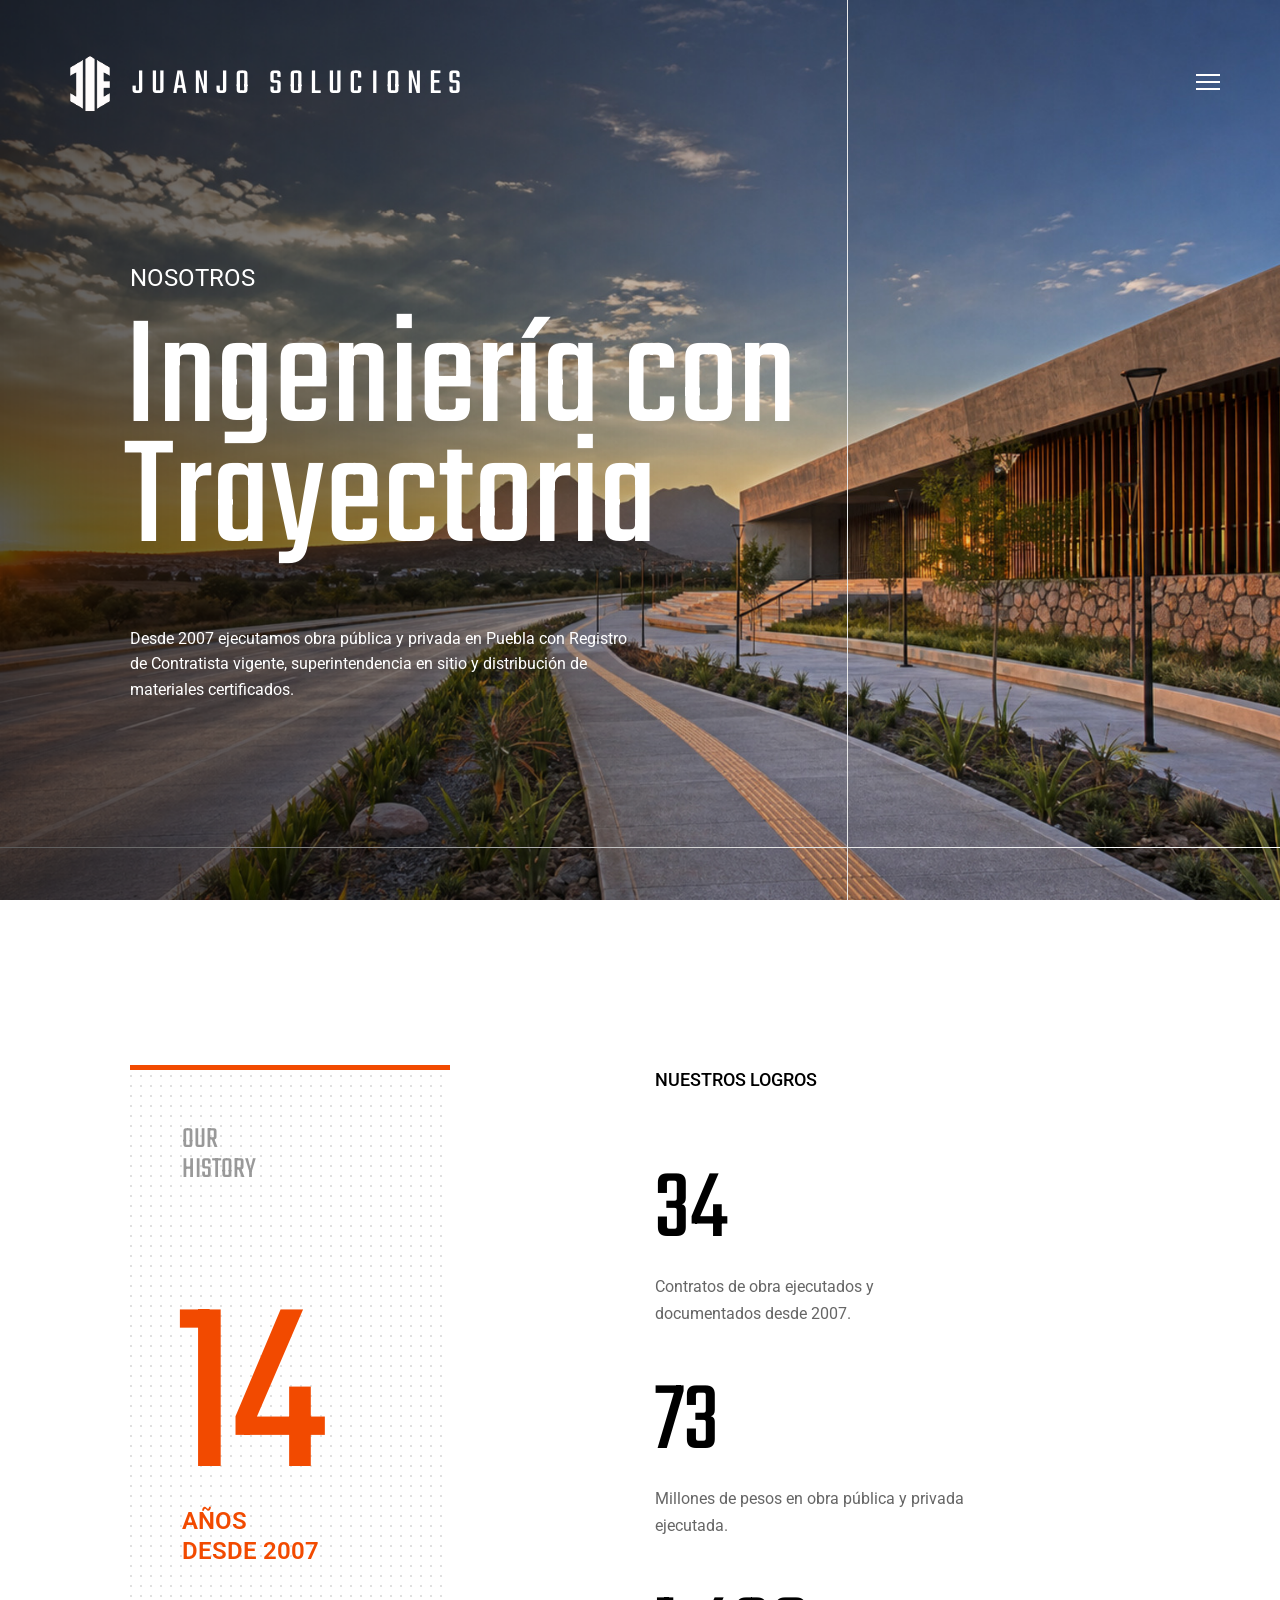
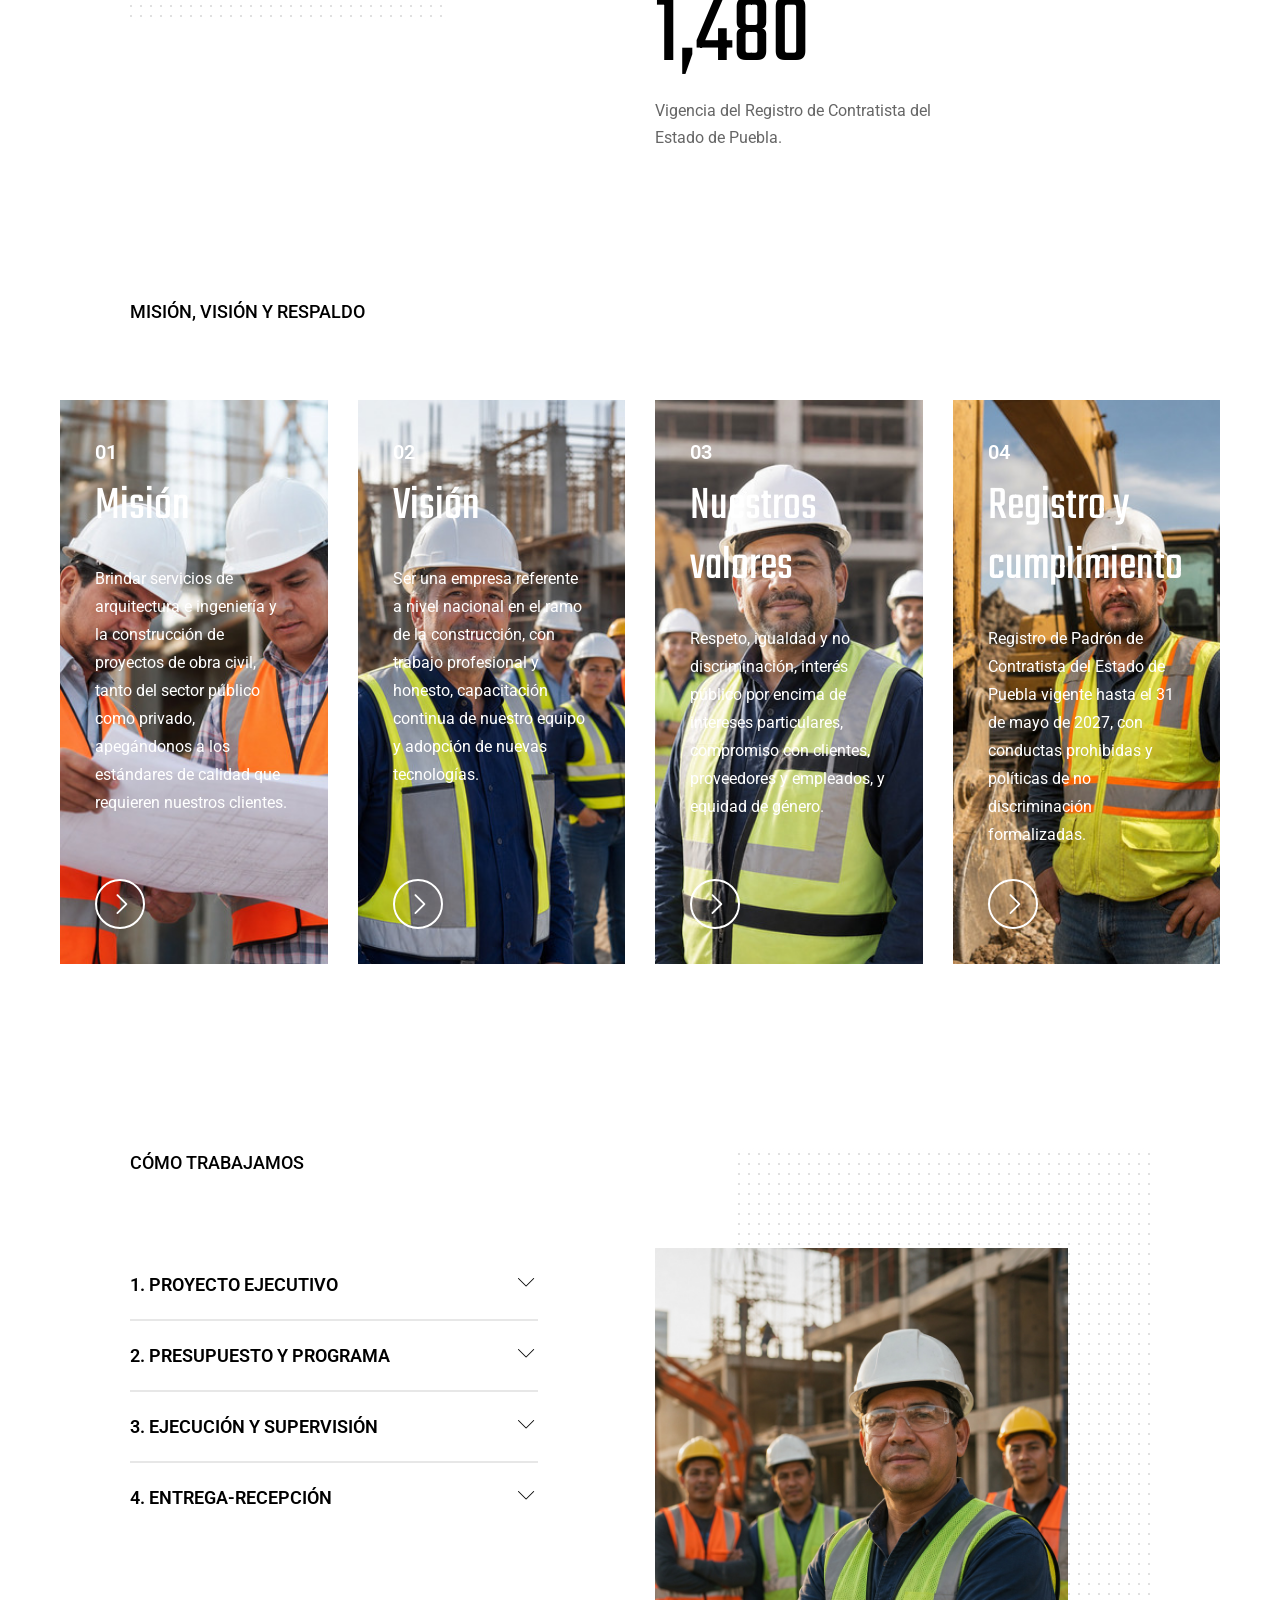
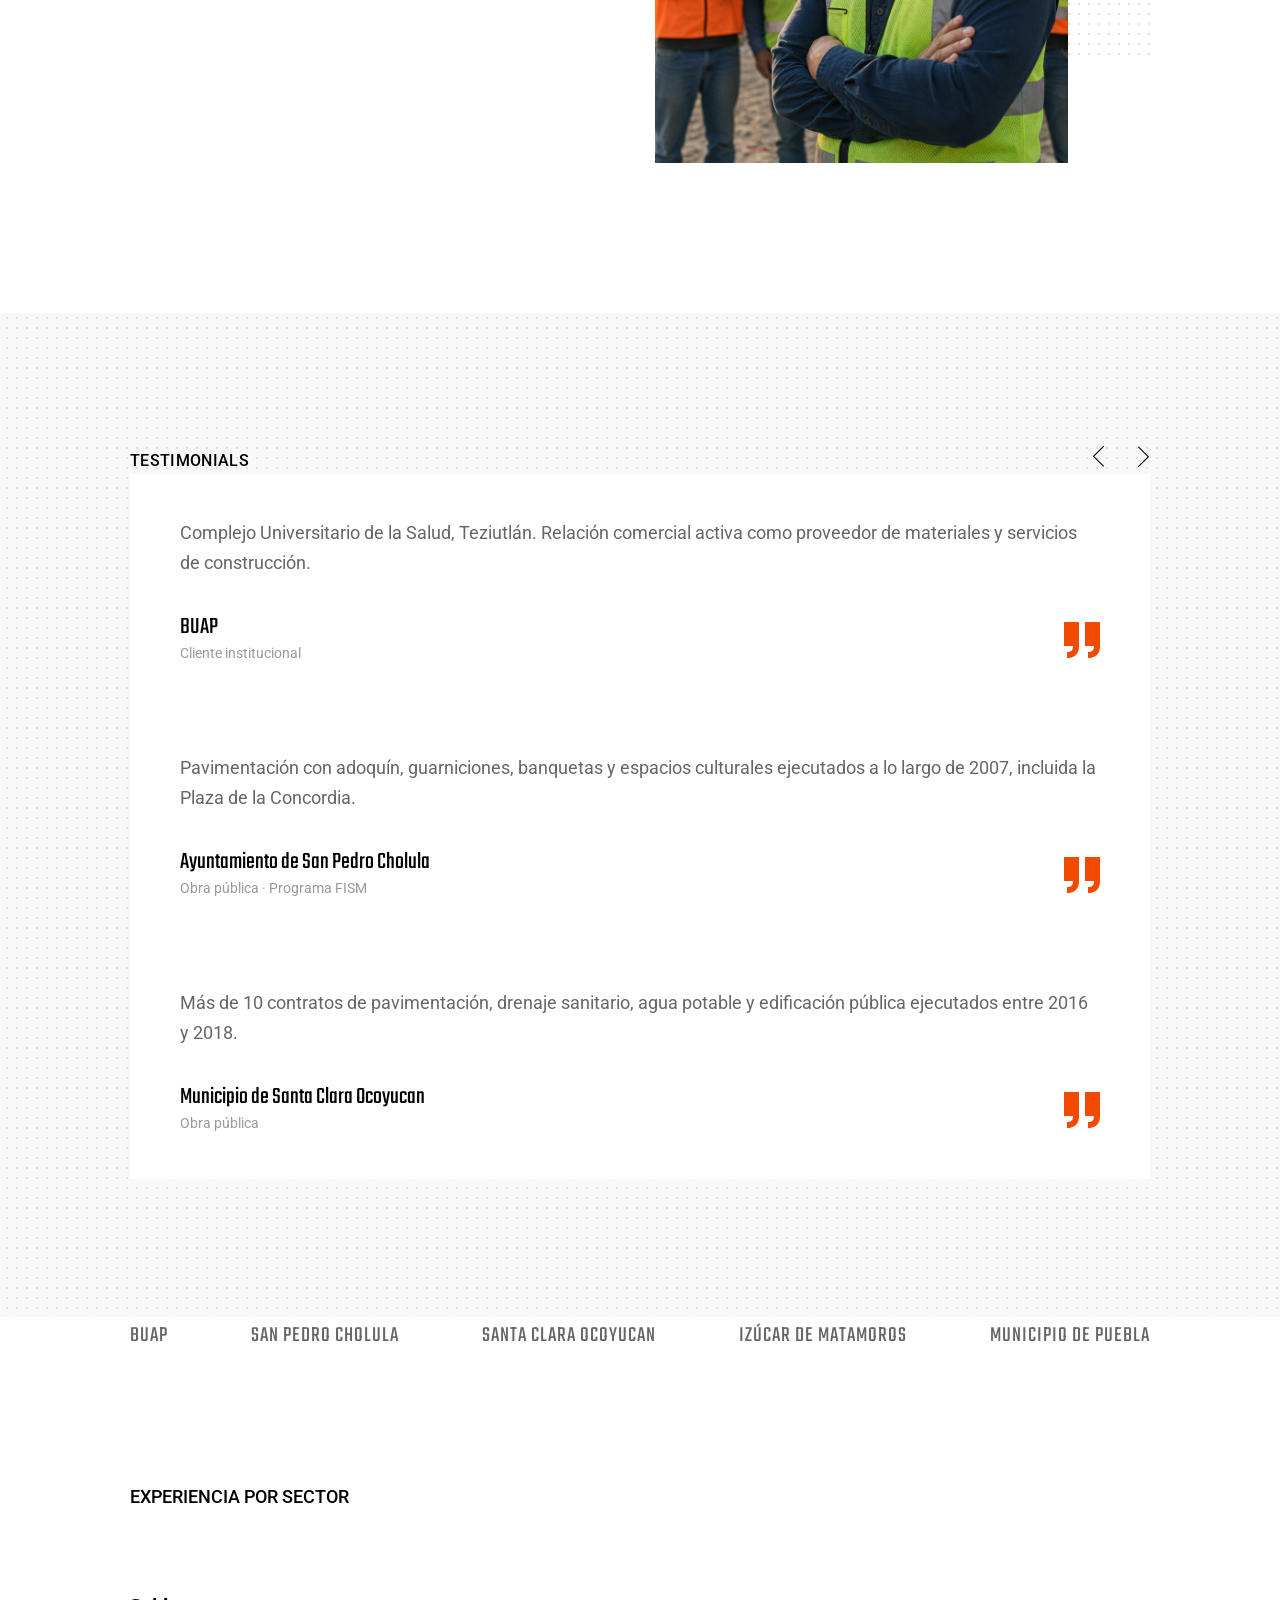
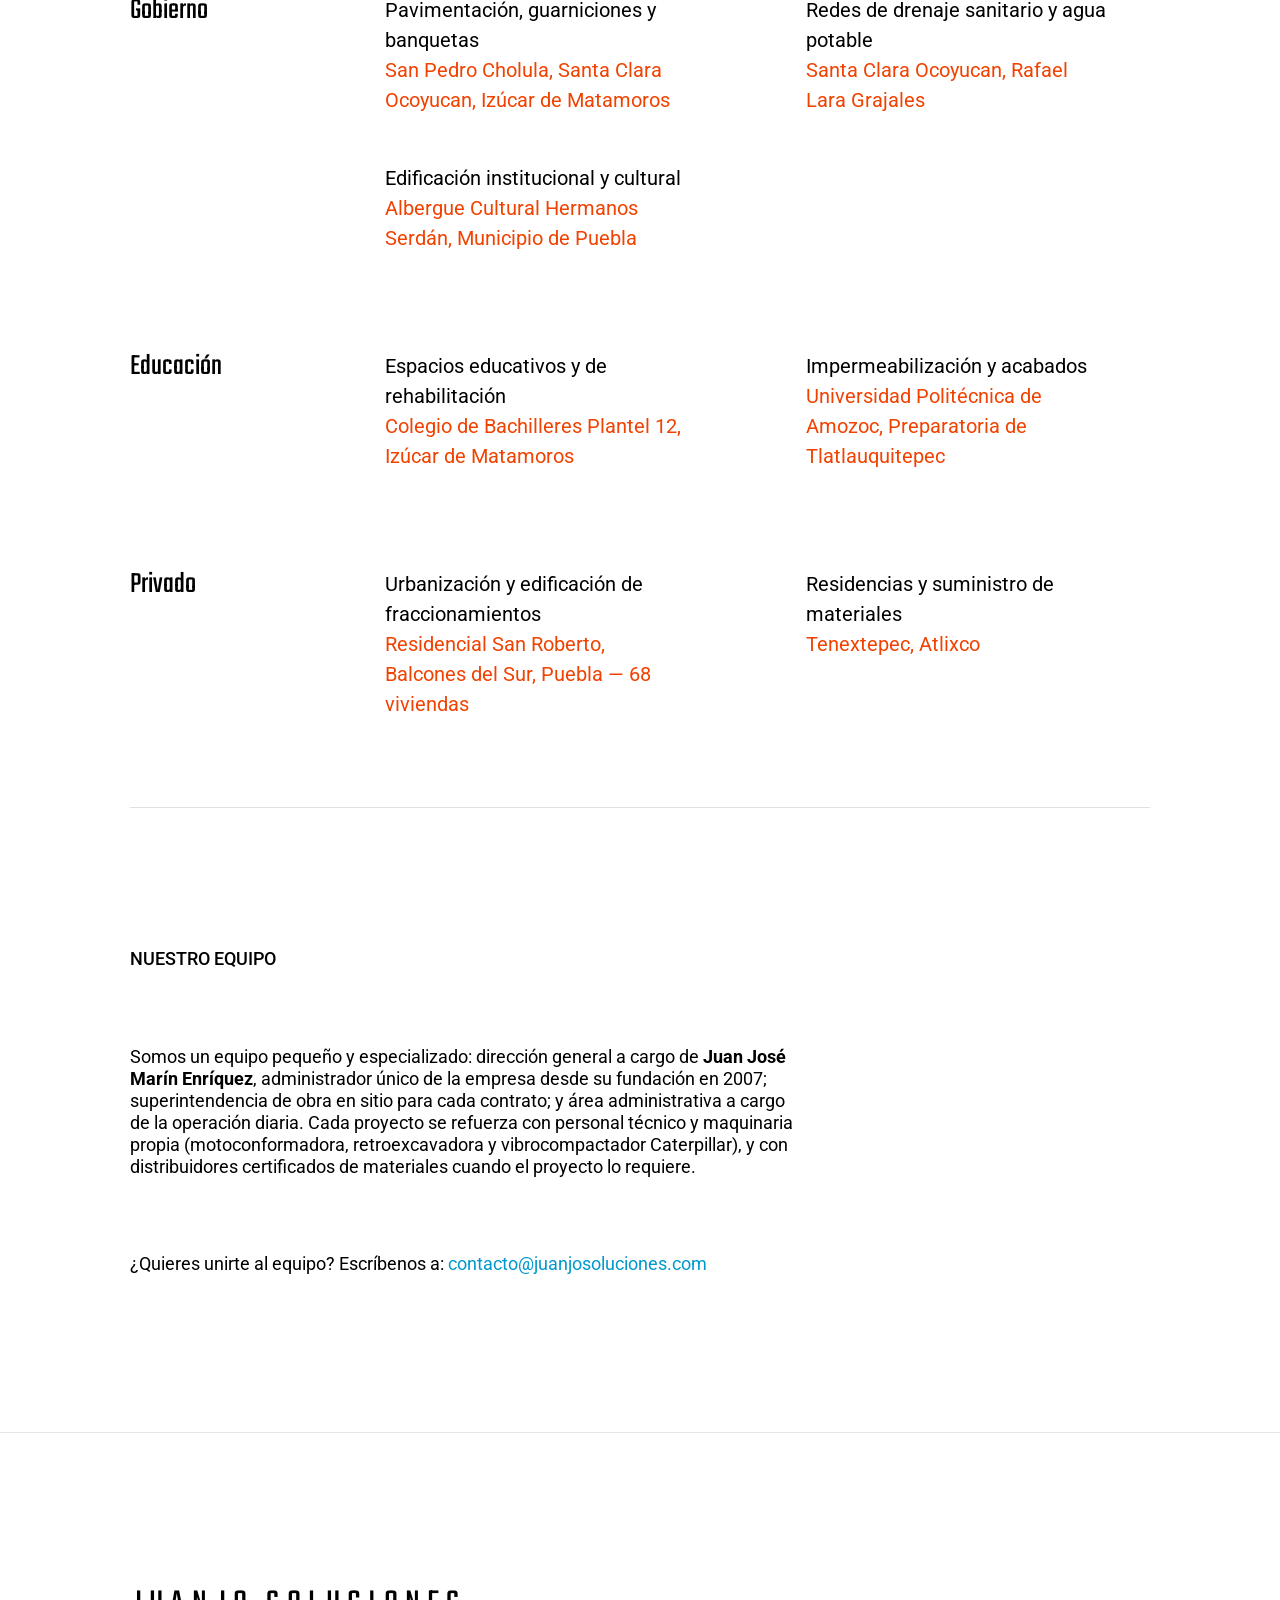
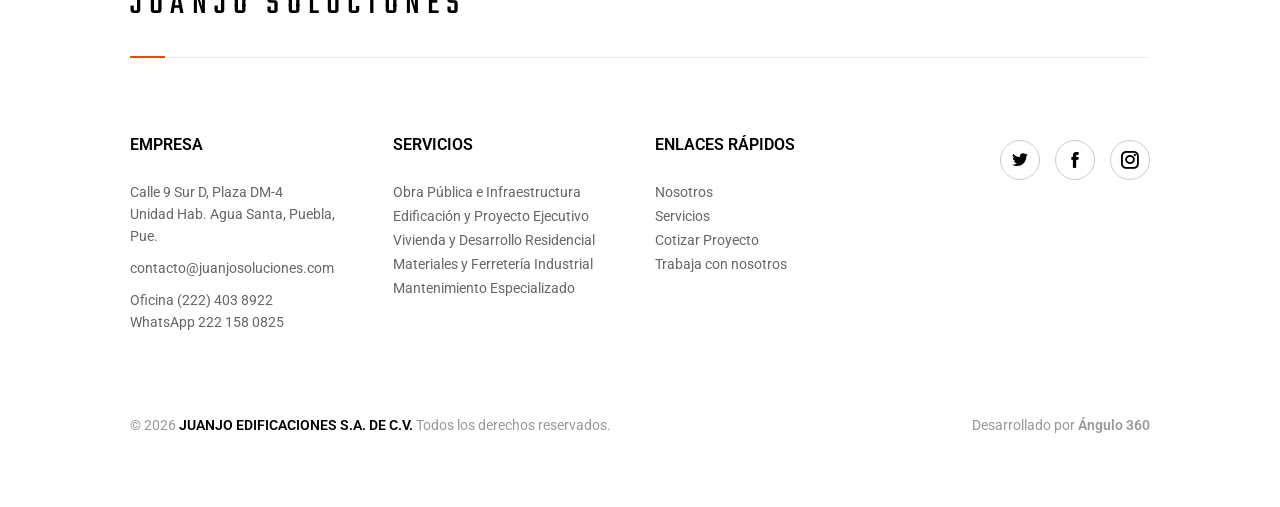
<file: html/page-about.html>
<!DOCTYPE html>
<html lang="es">

<head>
  <meta charset="utf-8">
  <meta content="width=device-width, initial-scale=1" name="viewport">
  <meta content="JuanJo Soluciones — 19 años de trayectoria en construcción, obra pública y distribución de materiales en Puebla." name="description">
  <meta content="Angulo360" name="author">
  <title>Nosotros | JuanJo Soluciones</title>
  <link href="https://fonts.googleapis.com/css?family=Roboto:300,400,500,700|Teko:300,400" rel="stylesheet">
  <!--CSS-->
  <link href="assets/css/icofont.min.css" rel="stylesheet">
  <link href="assets/css/linearicons.min.css" rel="stylesheet">
  <link href="assets/css/magnific-popup.min.css" rel="stylesheet">
  <link href="assets/css/animsition.min.css" rel="stylesheet">
  <link href="assets/css/swiper.min.css" rel="stylesheet">
  <link href="assets/css/bootstrap.min.css" rel="stylesheet">
  <!--Theme CSS-->
  <link href="assets/css/theme.css" rel="stylesheet">
  <link href="assets/css/responsive.css" rel="stylesheet">
  <!--Favicons-->
  <link href="favicons/apple-touch-icon.png" rel="apple-touch-icon" sizes="180x180">
  <link href="assets/img/logo/logo-juanjo-blanco.svg" rel="icon" type="image/svg+xml">
  <link href="favicons/site.webmanifest" rel="manifest">
  <link color="#5bbad5" href="favicons/safari-pinned-tab.svg" rel="mask-icon">
  <link href="assets/img/logo/logo-juanjo-blanco.svg" rel="shortcut icon" type="image/svg+xml">
  <meta content="#da532c" name="msapplication-TileColor">
  <meta content="favicons/browserconfig.xml" name="msapplication-config">
  <meta content="#ffffff" name="theme-color">
</head>

<body class="page">
<div style="display: none">
  <!-- svg sprite-->
  <svg style="width:0; height:0; visibility:hidden;" xmlns="http://www.w3.org/2000/svg">
    <symbol id="icon_ion-icon-apps" viewBox="0 0 512 512">
      <path d="M96 176h80V96H96v80zm120 240h80v-80h-80v80zm-120 0h80v-80H96v80zm0-120h80v-80H96v80zm120 0h80v-80h-80v80zM336 96v80h80V96h-80zm-120 80h80V96h-80v80zm120 120h80v-80h-80v80zm0 120h80v-80h-80v80z"/>
    </symbol>
  </svg>
</div>
<div class="page__inner animsition">
    <header class="header header_white header_fixed ">
      <div class="header__container">
        <div class="header__wrapper container-fluid">
          <div class="header__inner">
            <a class="logo header__logo" href="index.html">
              <img class="header__logo-img header__logo-img_light" src="./assets/img/logo/logo-juanjo-blanco.svg" width="auto" height="60px" alt="Logo JuanJo Soluciones">
              <img class="header__logo-img header__logo-img_dark" src="./assets/img/logo/logo-juanjo-negro.svg" width="auto" height="60px" alt="Logo JuanJo Soluciones">
              JuanJo Soluciones</a>
            <button class="header__menu-button" type="button">
              <span class="header__menu-button-inner"></span>
            </button>
          </div>
        </div>
      </div>
      <div class="header__overlay"></div>
      <div class="menu-panel header__menu">
        <div class="menu-panel__inner">
          <button class="header__menu-button header__menu-button_fixed" type="button">
            <span class="header__menu-button-inner"></span>
          </button>
          <div class="menu-panel__menu">
            <div class="menu-panel__menu-item">
              <a class="menu-panel__menu-link" href="index.html">Inicio</a>
            </div>
            <div class="menu-panel__menu-item">
              <a class="menu-panel__menu-link" href="page-about.html">Nosotros</a>
            </div>
            <div class="menu-panel__menu-item">
              <a class="menu-panel__menu-link" href="page-services.html">Servicios</a>
            </div>
            <div class="menu-panel__menu-item">
              <a class="menu-panel__menu-link" href="page-contact.html">Cotizar Proyecto</a>
            </div>
          </div>
          <div class="menu-panel__footer">
            <div class="socials menu-panel__socials">
              <a class="socials__social icofont-twitter" href="#">
                <div class="visually-hidden">twitter</div>
              </a>
              <a class="socials__social icofont-facebook" href="#">
                <div class="visually-hidden">facebook</div>
              </a>
              <a class="socials__social icofont-instagram" href="#">
                <div class="visually-hidden">instagram</div>
              </a>
            </div>
            <div class="menu-panel__bottom">
              <div class="menu-panel__copyright">© 2026
                <strong>JUANJO SOLUCIONES.</strong>
                Todos los derechos reservados.
              </div>
              <div class="menu-panel__author">Desarrollado por
                <a href="https://angulo360.info" target="_blank">Ángulo 360</a>
              </div>
            </div>
          </div>
        </div>
      </div>
    </header>
  <main>
    <div class="main-slide main-slide main-slide_size_medium">
      <div class="parallax-image main-slide__image">
        <div class="parallax-image__image" data-rellax-percentage="0.5" data-rellax-speed="-3" style="background-image: url('img/about-hero.jpg')"></div>
      </div>
      <div class="faded-block main-slide__container container">
        <div class="main-slide__slide-inner">
          <div class="main-slide__subtitle-wrapper">
            <div class="main-slide__subtitle">NOSOTROS</div>
          </div>
          <div class="main-slide__title-wrapper">
            <div class="main-slide__title">Ingeniería con
              <br>
              Trayectoria
            </div>
          </div>
          <div class="main-slide__text-wrapper">
            <div class="main-slide__text">Desde 2007 ejecutamos obra pública y privada en Puebla con Registro de
              Contratista vigente, superintendencia en sitio y distribución de materiales certificados.</div>
          </div>
        </div>
      </div>
    </div>
    <div class="counter-block">
      <div class="container">
        <div class="row">
          <div class="col-12 col-xs-6 col-lg-5 col-xl-4">
            <div class="counter-block__card">
              <div class="counter-block__card-title">our
                <br/>
                history
              </div>
              <div class="counter-block__card-value js-counter" data-counter-value="19">19</div>
              <div class="counter-block__card-description">años
                <br/>
                desde 2007
              </div>
            </div>
          </div>
          <div class="col-12 col-xs-6 col-lg-5 col-xl-4 offset-lg-1 offset-xl-2">
            <div class="counter-block__title heading-smallest">nuestros logros</div>
            <div class="counter-block__item">
              <div class="counter-block__item-value js-counter" data-counter-value="46">46</div>
              <div class="counter-block__item-text">Contratos de obra ejecutados y documentados desde 2007.</div>
            </div>
            <div class="counter-block__item">
              <div class="counter-block__item-value js-counter" data-counter-value="100">100</div>
              <div class="counter-block__item-text">Millones de pesos en obra pública y privada ejecutada.</div>
            </div>
            <div class="counter-block__item">
              <div class="counter-block__item-value js-counter" data-counter-value="2027">2027</div>
              <div class="counter-block__item-text">Vigencia del Registro de Contratista del Estado de Puebla.</div>
            </div>
          </div>
        </div>
      </div>
    </div>
    <div class="container">
      <div class="heading-smallest heading-smallest heading-smallest_has-offset heading-smallest heading-smallest_size_default">Misión, visión y respaldo</div>
    </div>
    <div class="cards">
      <div class="container-fluid">
        <div class="row">
          <div class="cards__item col-12 col-md-6 col-xl-3">
            <a class="cards__item-inner" href="#" style="background-image: url('img/card-equipo.jpg')">
              <span class="cards__item-content"><span class="cards__item-index">01</span><span class="cards__item-title">Misión</span><span class="cards__item-text">Brindar servicios de arquitectura e ingeniería y la construcción de proyectos de obra civil, tanto del sector público como privado, apegándonos a los estándares de calidad que requieren nuestros clientes.</span><span
                class="cards__arrow icon-chevron-right"></span></span>
            </a>
          </div>
          <div class="cards__item col-12 col-md-6 col-xl-3">
            <a class="cards__item-inner" href="#" style="background-image: url('img/card-proyecto.jpg')">
              <span class="cards__item-content"><span class="cards__item-index">02</span><span class="cards__item-title">Visión</span><span class="cards__item-text">Ser una empresa referente a nivel nacional en el ramo de la construcción, con trabajo profesional y honesto, capacitación continua de nuestro equipo y adopción de nuevas tecnologías.</span><span
                class="cards__arrow icon-chevron-right"></span></span>
            </a>
          </div>
          <div class="cards__item col-12 col-md-6 col-xl-3">
            <a class="cards__item-inner" href="#" style="background-image: url('img/card-obra-publica.jpg')">
              <span class="cards__item-content"><span class="cards__item-index">03</span><span class="cards__item-title">Nuestros valores</span><span class="cards__item-text">Respeto, igualdad y no discriminación, interés público por encima de intereses particulares, compromiso con clientes, proveedores y empleados, y equidad de género.</span><span
                class="cards__arrow icon-chevron-right"></span></span>
            </a>
          </div>
          <div class="cards__item col-12 col-md-6 col-xl-3">
            <a class="cards__item-inner" href="#" style="background-image: url('img/card-registro.jpg')">
              <span class="cards__item-content"><span class="cards__item-index">04</span><span class="cards__item-title">Registro y cumplimiento</span><span class="cards__item-text">Registro de Padrón de Contratista del Estado de Puebla vigente hasta el 31 de mayo de 2027, con conductas prohibidas y políticas de no discriminación formalizadas.</span><span
                class="cards__arrow icon-chevron-right"></span></span>
            </a>
          </div>
        </div>
      </div>
    </div>
    <div class="collapse-block">
      <div class="container">
        <div class="row">
          <div class="col-12 col-lg-5">
            <div class="heading-smallest heading-smallest heading-smallest_has-offset heading-smallest heading-smallest_size_default">Cómo Trabajamos</div>
            <div class="collapse-list">
              <div class="collapse-list__collapse">
                <a class="collapse-list__collapse-head collapsed" data-toggle="collapse" href="#collapse1">1. Proyecto ejecutivo
                  <span class="collapse-list__collapse-head-icon icon-chevron-up"></span>
                </a>
                <div class="collapse-list__collapse-text collapse" id="collapse1">
                  <div class="collapse-list__collapse-text-inner">Levantamiento, diseño arquitectónico y de ingeniería, y catálogo de conceptos detallado antes de mover una sola pala.
                  </div>
                </div>
              </div>
              <div class="collapse-list__collapse">
                <a class="collapse-list__collapse-head collapsed" data-toggle="collapse" href="#collapse2">2. Presupuesto y programa
                  <span class="collapse-list__collapse-head-icon icon-chevron-up"></span>
                </a>
                <div class="collapse-list__collapse-text collapse" id="collapse2">
                  <div class="collapse-list__collapse-text-inner">Costos y tiempos definidos por contrato, con proveedores de materiales certificados desde el arranque.
                  </div>
                </div>
              </div>
              <div class="collapse-list__collapse">
                <a class="collapse-list__collapse-head collapsed" data-toggle="collapse" href="#collapse3">3. Ejecución y supervisión
                  <span class="collapse-list__collapse-head-icon icon-chevron-up"></span>
                </a>
                <div class="collapse-list__collapse-text collapse" id="collapse3">
                  <div class="collapse-list__collapse-text-inner">Superintendencia de obra en sitio y bitácora de avance durante todo el proceso constructivo.
                  </div>
                </div>
              </div>
              <div class="collapse-list__collapse">
                <a class="collapse-list__collapse-head collapsed" data-toggle="collapse" href="#collapse4">4. Entrega-recepción
                  <span class="collapse-list__collapse-head-icon icon-chevron-up"></span>
                </a>
                <div class="collapse-list__collapse-text collapse" id="collapse4">
                  <div class="collapse-list__collapse-text-inner">Cierre documentado del contrato, con acta de entrega-recepción para el cliente o dependencia.
                  </div>
                </div>
              </div>
            </div>
          </div>
          <div class="col-12 col-lg-6 offset-lg-1">
            <div class="video-block">
              <img alt="Equipo de JuanJo Soluciones en sitio de obra" src="img/equipo-principal.jpg"/>
            </div>
          </div>
        </div>
      </div>
    </div>
    <div class="reviews-block reviews-block reviews-block_template_default">
      <div class="reviews-block__main container">
        <div class="row">
          <div class="col-10 col-md-11">
            <div class="reviews-block__title">Testimonials</div>
          </div>
          <div class="col-2 col-md-1">
            <div class="reviews-block__controls">
              <button class="reviews-block__control reviews-block__control_prev icon-chevron-left" type="button">
                <span class="visually-hidden">prev</span>
              </button>
              <button class="reviews-block__control reviews-block__control_next icon-chevron-right" type="button">
                <span class="visually-hidden">next</span>
              </button>
            </div>
          </div>
        </div>
            <div class="reviews-block__slide swiper-slide">
              <div class="reviews-block__text">Complejo Universitario de la Salud, Teziutlán. Relación comercial
                activa como proveedor de materiales y servicios de construcción.</div>
              <div class="reviews-block__person">
                <div class="reviews-block__person-data">
                  <div class="reviews-block__person-name">BUAP</div>
                  <div class="reviews-block__person-role">Cliente institucional</div>
                </div>
                <img alt="" class="reviews-block__quote" src="assets/img/quote.png"/>
              </div>
            </div>
            <div class="reviews-block__slide swiper-slide">
              <div class="reviews-block__text">Pavimentación con adoquín, guarniciones, banquetas y espacios
                culturales ejecutados a lo largo de 2007, incluida la Plaza de la Concordia.</div>
              <div class="reviews-block__person">
                <div class="reviews-block__person-data">
                  <div class="reviews-block__person-name">Ayuntamiento de San Pedro Cholula</div>
                  <div class="reviews-block__person-role">Obra pública · Programa FISM</div>
                </div>
                <img alt="" class="reviews-block__quote" src="assets/img/quote.png"/>
              </div>
            </div>
            <div class="reviews-block__slide swiper-slide">
              <div class="reviews-block__text">Más de 10 contratos de pavimentación, drenaje sanitario, agua potable
                y edificación pública ejecutados entre 2016 y 2018.</div>
              <div class="reviews-block__person">
                <div class="reviews-block__person-data">
                  <div class="reviews-block__person-name">Municipio de Santa Clara Ocoyucan</div>
                  <div class="reviews-block__person-role">Obra pública</div>
                </div>
                <img alt="" class="reviews-block__quote" src="assets/img/quote.png"/>
              </div>
            </div>
          </div>
        </div>
      </div>
      <div class="container">
        <div class="clients">
          <div class="clients__list">
            <div class="clients__item">
              <div class="clients__item-inner" style="font-family:'Teko',sans-serif;font-size:22px;letter-spacing:1px;text-transform:uppercase;">BUAP</div>
            </div>
            <div class="clients__item">
              <div class="clients__item-inner" style="font-family:'Teko',sans-serif;font-size:22px;letter-spacing:1px;text-transform:uppercase;">San Pedro Cholula</div>
            </div>
            <div class="clients__item">
              <div class="clients__item-inner" style="font-family:'Teko',sans-serif;font-size:22px;letter-spacing:1px;text-transform:uppercase;">Santa Clara Ocoyucan</div>
            </div>
            <div class="clients__item">
              <div class="clients__item-inner" style="font-family:'Teko',sans-serif;font-size:22px;letter-spacing:1px;text-transform:uppercase;">Izúcar de Matamoros</div>
            </div>
            <div class="clients__item">
              <div class="clients__item-inner" style="font-family:'Teko',sans-serif;font-size:22px;letter-spacing:1px;text-transform:uppercase;">Municipio de Puebla</div>
            </div>
          </div>
        </div>
      </div>
    </div>
    <div class="awards-block">
      <div class="container">
        <div class="heading-smallest heading-smallest heading-smallest_has-offset heading-smallest heading-smallest_size_default">Experiencia por sector</div>
        <div class="awards-block__body awards-block__body awards-block__body_bordered">
          <div class="awards-block__item">
            <div class="awards-block__year">Gobierno</div>
            <div class="awards-block__list">
              <div class="awards-block__text">Pavimentación, guarniciones y banquetas
                <div class="awards-block__text-footer">San Pedro Cholula, Santa Clara Ocoyucan, Izúcar de Matamoros</div>
              </div>
              <div class="awards-block__text">Redes de drenaje sanitario y agua potable
                <div class="awards-block__text-footer">Santa Clara Ocoyucan, Rafael Lara Grajales</div>
              </div>
              <div class="awards-block__text">Edificación institucional y cultural
                <div class="awards-block__text-footer">Albergue Cultural Hermanos Serdán, Municipio de Puebla</div>
              </div>
            </div>
          </div>
          <div class="awards-block__item">
            <div class="awards-block__year">Educación</div>
            <div class="awards-block__list">
              <div class="awards-block__text">Espacios educativos y de rehabilitación
                <div class="awards-block__text-footer">Colegio de Bachilleres Plantel 12, Izúcar de Matamoros</div>
              </div>
              <div class="awards-block__text">Impermeabilización y acabados
                <div class="awards-block__text-footer">Universidad Politécnica de Amozoc, Preparatoria de Tlatlauquitepec</div>
              </div>
            </div>
          </div>
          <div class="awards-block__item">
            <div class="awards-block__year">Privado</div>
            <div class="awards-block__list">
              <div class="awards-block__text">Urbanización y edificación de fraccionamientos
                <div class="awards-block__text-footer">Residencial San Roberto, Balcones del Sur, Puebla — 68 viviendas</div>
              </div>
              <div class="awards-block__text">Residencias y suministro de materiales
                <div class="awards-block__text-footer">Tenextepec, Atlixco</div>
              </div>
            </div>
          </div>
        </div>
      </div>
    </div>
    <div class="team-block team-block team-block_separated">
      <div class="container">
        <div class="team-block__body">
          <div class="heading-smallest heading-smallest heading-smallest_has-offset heading-smallest heading-smallest_size_default">Nuestro equipo</div>
          <div class="row">
            <div class="col-12 col-lg-8">
              <div class="team-block__text" style="margin-top:0;">Somos un equipo pequeño y especializado: dirección
                general a cargo de <strong>Juan José Marín Enríquez</strong>, administrador único de la empresa
                desde su fundación en 2007; superintendencia de obra en sitio para cada contrato; y área
                administrativa a cargo de la operación diaria. Cada proyecto se refuerza con personal técnico y
                maquinaria propia (motoconformadora, retroexcavadora y vibrocompactador Caterpillar), y con
                distribuidores certificados de materiales cuando el proyecto lo requiere.
              </div>
            </div>
          </div>
          <div class="team-block__text">¿Quieres unirte al equipo? Escríbenos a:
            <a href="mailto:contacto@juanjosoluciones.com">contacto@juanjosoluciones.com</a>
          </div>
        </div>
      </div>
    </div>
  </main>
  </main>
    <footer class="footer-default footer">
      <div class="container">
        <div class="footer-default__head">
          <a class="logo" href="/">JuanJo Soluciones</a>
        </div>
        <div class="row">
          <div class="footer-default__column col-12 col-sm-6 col-md-3">
            <div class="footer-default__group-title">empresa</div>
            <p>Calle 9 Sur D, Plaza DM-4
              <br />
              Unidad Hab. Agua Santa, Puebla, Pue.
            </p>
            <p>
              <a href="mailto:contacto@juanjosoluciones.com">contacto@juanjosoluciones.com</a>
            </p>
            <p>Oficina (222) 403 8922
              <br />
              WhatsApp 222 158 0825
            </p>
          </div>
          <div class="footer-default__column col-12 col-sm-6 col-md-3">
            <div class="footer-default__group-title">servicios</div>
            <ul class="footer-default__list">
              <li class="footer-default__list-item">
                <a class="footer-default__list-link" href="#">Obra Pública e Infraestructura</a>
              </li>
              <li class="footer-default__list-item">
                <a class="footer-default__list-link" href="#">Edificación y Proyecto Ejecutivo</a>
              </li>
              <li class="footer-default__list-item">
                <a class="footer-default__list-link" href="#">Vivienda y Desarrollo Residencial</a>
              </li>
              <li class="footer-default__list-item">
                <a class="footer-default__list-link" href="#">Materiales y Ferretería Industrial</a>
              </li>
              <li class="footer-default__list-item">
                <a class="footer-default__list-link" href="#">Mantenimiento Especializado</a>
              </li>
            </ul>
          </div>
          <div class="footer-default__column col-12 col-sm-6 col-md-3">
            <div class="footer-default__group-title">enlaces rápidos</div>
            <ul class="footer-default__list">
              <li class="footer-default__list-item">
                <a class="footer-default__list-link" href="page-about.html">Nosotros</a>
              </li>
              <li class="footer-default__list-item">
                <a class="footer-default__list-link" href="page-services.html">Servicios</a>
              </li>
              <li class="footer-default__list-item">
                <a class="footer-default__list-link" href="page-contact.html">Cotizar Proyecto</a>
              </li>
              <li class="footer-default__list-item">
                <a class="footer-default__list-link" href="#">Trabaja con nosotros</a>
              </li>
            </ul>
          </div>
          <div class="footer-default__column col-12 col-sm-6 col-md-3">
            <div class="socials footer-default__socials">
              <a class="socials__social icofont-twitter" href="#">
                <div class="visually-hidden">twitter</div>
              </a>
              <a class="socials__social icofont-facebook" href="#">
                <div class="visually-hidden">facebook</div>
              </a>
              <a class="socials__social icofont-instagram" href="#">
                <div class="visually-hidden">instagram</div>
              </a>
            </div>
          </div>
        </div>
        <div class="footer-default__bottom">
          <div class="footer-default__copyright">© 2026
            <strong>JUANJO EDIFICACIONES S.A. DE C.V.</strong>
            Todos los derechos reservados.
          </div>
          <div class="footer-default__author">Desarrollado por
            <a href="https://angulo360.info" target="_blank">Ángulo 360</a>
          </div>
        </div>
      </div>
    </footer>
</div>
<!--JS-->
<script src="assets/js/polyfill.min.js"></script>
<script src="assets/js/jquery.min.js"></script>
<script src="assets/js/jquery.viewport.min.js"></script>
<script src="assets/js/jQuerySimpleCounter.min.js"></script>
<script src="assets/js/jquery.magnific-popup.min.js"></script>
<script src="assets/js/isotope.pkgd.min.js"></script>
<script src="assets/js/animsition.min.js"></script>
<script src="assets/js/bootstrap.bundle.min.js"></script>
<script src="assets/js/rellax.min.js"></script>
<script src="assets/js/swiper.min.js"></script>
<script src="assets/js/smoothscroll.js"></script>
<script src="assets/js/svg4everybody.legacy.min.js"></script>
<script src="assets/js/TweenMax.min.js"></script>
<script src="assets/js/TimelineLite.min.js"></script>
<script src="assets/js/typed.min.js"></script>
<script src="assets/js/vivus.min.js"></script>
<!--Theme JS-->
<script src="assets/js/theme.js"></script>
</body>

</html>
</file>
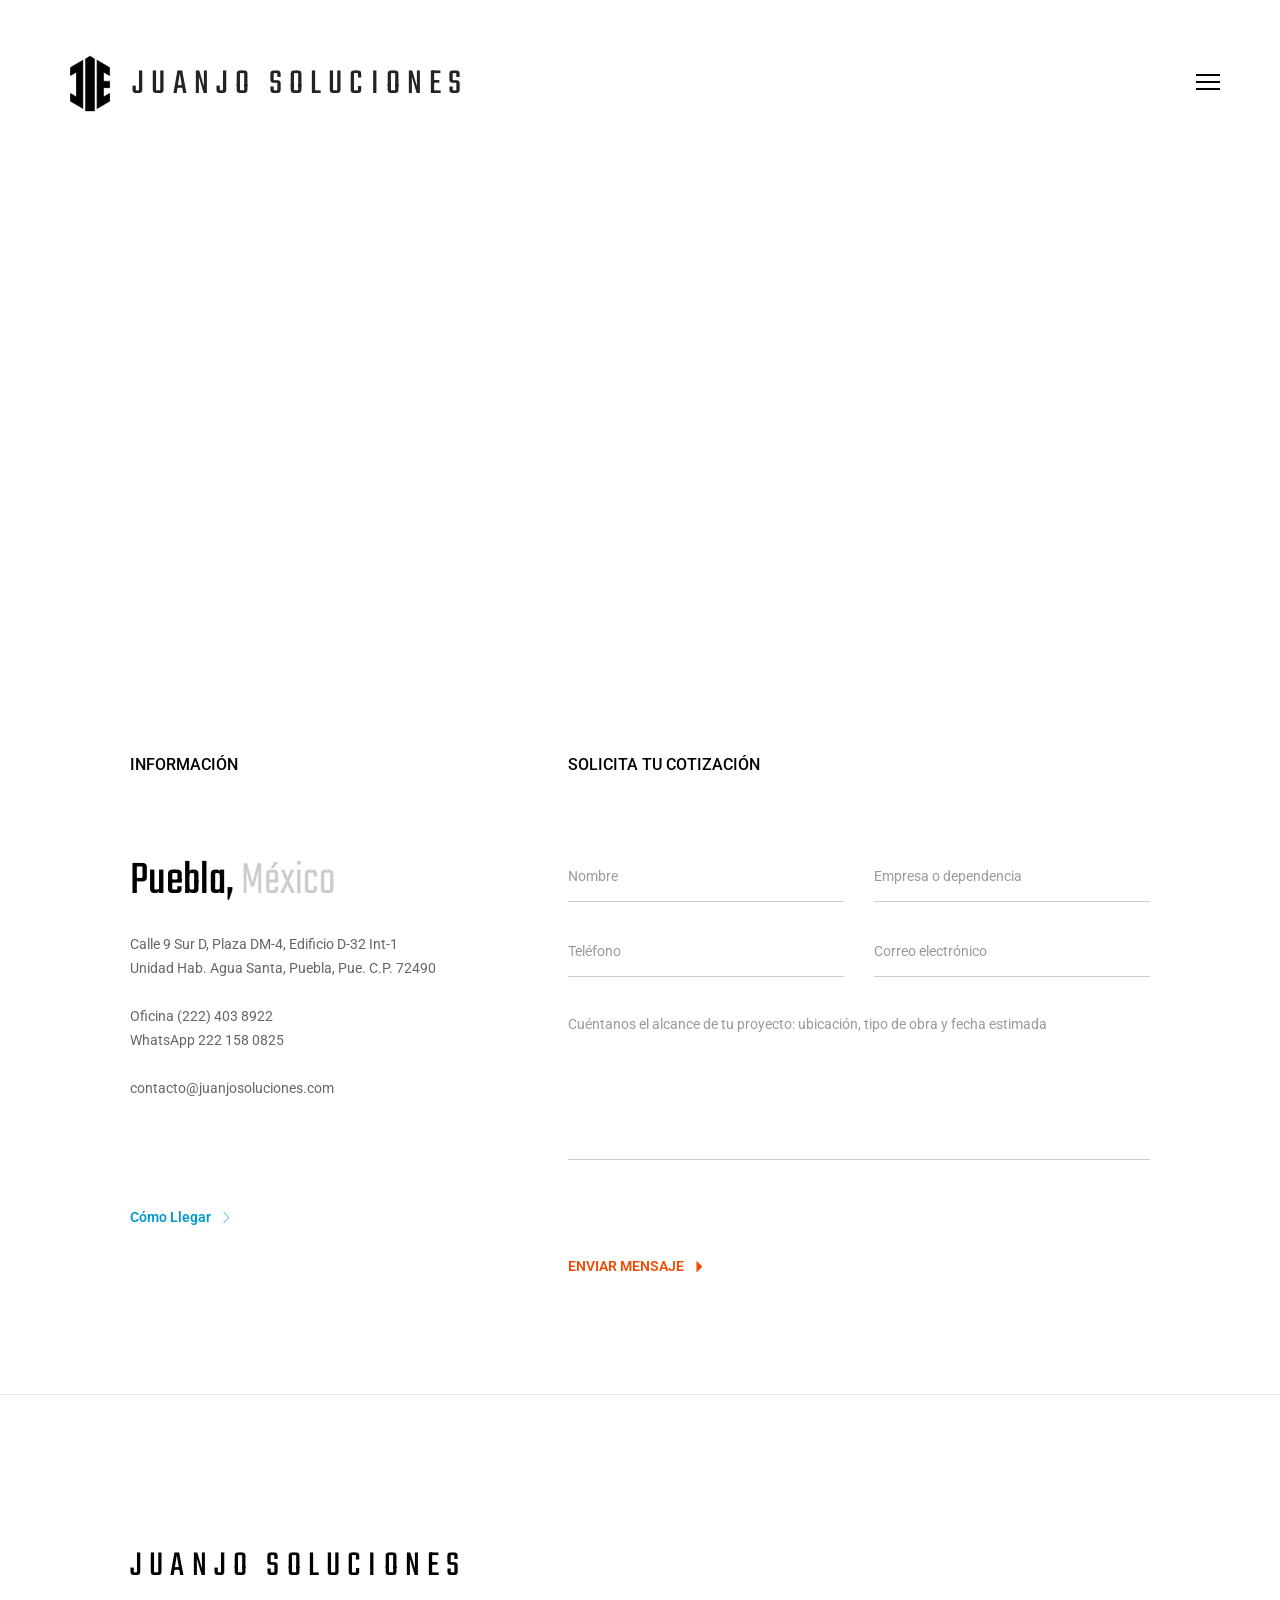
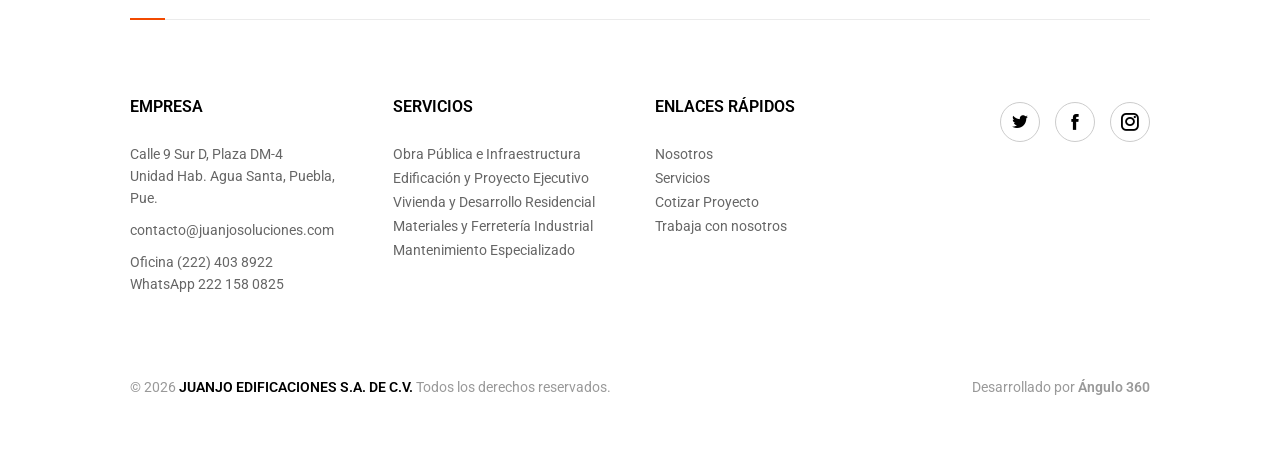
<file: html/page-contact.html>
<!DOCTYPE html>
<html lang="es">

<head>
  <meta charset="utf-8">
  <meta content="width=device-width, initial-scale=1" name="viewport">
  <meta content="Contacto y cotización — JuanJo Soluciones, Puebla." name="description">
  <meta content="Angulo360" name="author">
  <title>Cotizar Proyecto | JuanJo Soluciones</title>
  <link href="https://fonts.googleapis.com/css?family=Roboto:300,400,500,700|Teko:300,400" rel="stylesheet">
  <!--CSS-->
  <link href="assets/css/icofont.min.css" rel="stylesheet">
  <link href="assets/css/linearicons.min.css" rel="stylesheet">
  <link href="assets/css/magnific-popup.min.css" rel="stylesheet">
  <link href="assets/css/animsition.min.css" rel="stylesheet">
  <link href="assets/css/swiper.min.css" rel="stylesheet">
  <link href="assets/css/bootstrap.min.css" rel="stylesheet">
  <!--Theme CSS-->
  <link href="assets/css/theme.css" rel="stylesheet">
  <link href="assets/css/responsive.css" rel="stylesheet">
  <!--Favicons-->
  <link href="favicons/apple-touch-icon.png" rel="apple-touch-icon" sizes="180x180">
  <link href="assets/img/logo/logo-juanjo-blanco.svg" rel="icon" type="image/svg+xml">
  <link href="favicons/site.webmanifest" rel="manifest">
  <link color="#5bbad5" href="favicons/safari-pinned-tab.svg" rel="mask-icon">
  <link href="assets/img/logo/logo-juanjo-blanco.svg" rel="shortcut icon" type="image/svg+xml">
  <meta content="#da532c" name="msapplication-TileColor">
  <meta content="favicons/browserconfig.xml" name="msapplication-config">
  <meta content="#ffffff" name="theme-color">
</head>

<body class="page page-contact">
<div style="display: none">
  <!-- svg sprite-->
  <svg style="width:0; height:0; visibility:hidden;" xmlns="http://www.w3.org/2000/svg">
    <symbol id="icon_ion-icon-apps" viewBox="0 0 512 512">
      <path d="M96 176h80V96H96v80zm120 240h80v-80h-80v80zm-120 0h80v-80H96v80zm0-120h80v-80H96v80zm120 0h80v-80h-80v80zM336 96v80h80V96h-80zm-120 80h80V96h-80v80zm120 120h80v-80h-80v80zm0 120h80v-80h-80v80z"/>
    </symbol>
  </svg>
</div>
<div class="page__inner animsition">
    <header class="header header_fixed">
      <div class="header__container">
        <div class="header__wrapper container-fluid">
          <div class="header__inner">
            <a class="logo header__logo" href="index.html">
              <img class="header__logo-img header__logo-img_light" src="./assets/img/logo/logo-juanjo-blanco.svg" width="auto" height="60px" alt="Logo JuanJo Soluciones">
              <img class="header__logo-img header__logo-img_dark" src="./assets/img/logo/logo-juanjo-negro.svg" width="auto" height="60px" alt="Logo JuanJo Soluciones">
              JuanJo Soluciones</a>
            <button class="header__menu-button" type="button">
              <span class="header__menu-button-inner"></span>
            </button>
          </div>
        </div>
      </div>
      <div class="header__overlay"></div>
      <div class="menu-panel header__menu">
        <div class="menu-panel__inner">
          <button class="header__menu-button header__menu-button_fixed" type="button">
            <span class="header__menu-button-inner"></span>
          </button>
          <div class="menu-panel__menu">
            <div class="menu-panel__menu-item">
              <a class="menu-panel__menu-link" href="index.html">Inicio</a>
            </div>
            <div class="menu-panel__menu-item">
              <a class="menu-panel__menu-link" href="page-about.html">Nosotros</a>
            </div>
            <div class="menu-panel__menu-item">
              <a class="menu-panel__menu-link" href="page-services.html">Servicios</a>
            </div>
            <div class="menu-panel__menu-item">
              <a class="menu-panel__menu-link" href="page-contact.html">Cotizar Proyecto</a>
            </div>
          </div>
          <div class="menu-panel__footer">
            <div class="socials menu-panel__socials">
              <a class="socials__social icofont-twitter" href="#">
                <div class="visually-hidden">twitter</div>
              </a>
              <a class="socials__social icofont-facebook" href="#">
                <div class="visually-hidden">facebook</div>
              </a>
              <a class="socials__social icofont-instagram" href="#">
                <div class="visually-hidden">instagram</div>
              </a>
            </div>
            <div class="menu-panel__bottom">
              <div class="menu-panel__copyright">© 2026
                <strong>JUANJO SOLUCIONES.</strong>
                Todos los derechos reservados.
              </div>
              <div class="menu-panel__author">Desarrollado por
                <a href="https://angulo360.info" target="_blank">Ángulo 360</a>
              </div>
            </div>
          </div>
        </div>
      </div>
    </header>
  <main>
    <div class="contact-block">
      <div class="contact-block__map map" id="map">
        <iframe title="Mapa de Puebla de Zaragoza" src="https://www.google.com/maps?q=Puebla+de+Zaragoza&output=embed" loading="lazy" referrerpolicy="no-referrer-when-downgrade" style="width:100%;height:100%;border:0;display:block"></iframe>
      </div>
      <div class="container">
        <div class="row">
          <div class="col-12 col-lg-5">
            <div class="heading-smallest heading-smallest heading-smallest_has-offset heading-smallest heading-smallest_size_small">Información</div>
            <div class="contact-block__place">Puebla,
              <span class="contact-block__place-marker">México</span>
            </div>
            <div class="contact-block__text">
              <p>Calle 9 Sur D, Plaza DM-4, Edificio D-32 Int-1
                <br/>
                Unidad Hab. Agua Santa, Puebla, Pue. C.P. 72490
              </p>
              <p>
                <a href="tel:+522224038922">Oficina (222) 403 8922</a>
                <br/>
                <a href="tel:+522221580825">WhatsApp 222 158 0825</a>
              </p>
              <p>
                <a href="mailto:contacto@juanjosoluciones.com">contacto@juanjosoluciones.com</a>
              </p>
            </div>
            <a class="contact-block__link" href="https://www.google.com/maps/search/?api=1&query=Puebla+de+Zaragoza" target="_blank">Cómo Llegar
              <span class="contact-block__link-icon icon-chevron-right"></span>
            </a>
          </div>
          <div class="col-12 col-lg-7">
            <div class="heading-smallest heading-smallest heading-smallest_has-offset heading-smallest heading-smallest_size_small">solicita tu cotización</div>
            <form class="contact-block__form">
              <div class="row">
                <div class="col-12 col-sm-6">
                  <input class="contact-block__input-text" placeholder="Nombre" type="text"/>
                </div>
                <div class="col-12 col-sm-6">
                  <input class="contact-block__input-text" placeholder="Empresa o dependencia" type="text"/>
                </div>
                <div class="col-12 col-sm-6">
                  <input class="contact-block__input-text" placeholder="Teléfono" type="tel"/>
                </div>
                <div class="col-12 col-sm-6">
                  <input class="contact-block__input-text" placeholder="Correo electrónico" type="email"/>
                </div>
                <div class="col-12">
                  <textarea class="contact-block__input-textarea" placeholder="Cuéntanos el alcance de tu proyecto: ubicación, tipo de obra y fecha estimada"></textarea>
                  <button class="contact-block__submit">Enviar Mensaje
                    <span class="contact-block__submit-icon icofont-caret-right"></span>
                  </button>
                </div>
              </div>
            </form>
          </div>
        </div>
      </div>
    </div>
  </main>
    <footer class="footer-default footer">
      <div class="container">
        <div class="footer-default__head">
          <a class="logo" href="/">JuanJo Soluciones</a>
        </div>
        <div class="row">
          <div class="footer-default__column col-12 col-sm-6 col-md-3">
            <div class="footer-default__group-title">empresa</div>
            <p>Calle 9 Sur D, Plaza DM-4
              <br />
              Unidad Hab. Agua Santa, Puebla, Pue.
            </p>
            <p>
              <a href="mailto:contacto@juanjosoluciones.com">contacto@juanjosoluciones.com</a>
            </p>
            <p>Oficina (222) 403 8922
              <br />
              WhatsApp 222 158 0825
            </p>
          </div>
          <div class="footer-default__column col-12 col-sm-6 col-md-3">
            <div class="footer-default__group-title">servicios</div>
            <ul class="footer-default__list">
              <li class="footer-default__list-item">
                <a class="footer-default__list-link" href="#">Obra Pública e Infraestructura</a>
              </li>
              <li class="footer-default__list-item">
                <a class="footer-default__list-link" href="#">Edificación y Proyecto Ejecutivo</a>
              </li>
              <li class="footer-default__list-item">
                <a class="footer-default__list-link" href="#">Vivienda y Desarrollo Residencial</a>
              </li>
              <li class="footer-default__list-item">
                <a class="footer-default__list-link" href="#">Materiales y Ferretería Industrial</a>
              </li>
              <li class="footer-default__list-item">
                <a class="footer-default__list-link" href="#">Mantenimiento Especializado</a>
              </li>
            </ul>
          </div>
          <div class="footer-default__column col-12 col-sm-6 col-md-3">
            <div class="footer-default__group-title">enlaces rápidos</div>
            <ul class="footer-default__list">
              <li class="footer-default__list-item">
                <a class="footer-default__list-link" href="page-about.html">Nosotros</a>
              </li>
              <li class="footer-default__list-item">
                <a class="footer-default__list-link" href="page-services.html">Servicios</a>
              </li>
              <li class="footer-default__list-item">
                <a class="footer-default__list-link" href="page-contact.html">Cotizar Proyecto</a>
              </li>
              <li class="footer-default__list-item">
                <a class="footer-default__list-link" href="#">Trabaja con nosotros</a>
              </li>
            </ul>
          </div>
          <div class="footer-default__column col-12 col-sm-6 col-md-3">
            <div class="socials footer-default__socials">
              <a class="socials__social icofont-twitter" href="#">
                <div class="visually-hidden">twitter</div>
              </a>
              <a class="socials__social icofont-facebook" href="#">
                <div class="visually-hidden">facebook</div>
              </a>
              <a class="socials__social icofont-instagram" href="#">
                <div class="visually-hidden">instagram</div>
              </a>
            </div>
          </div>
        </div>
        <div class="footer-default__bottom">
          <div class="footer-default__copyright">© 2026
            <strong>JUANJO EDIFICACIONES S.A. DE C.V.</strong>
            Todos los derechos reservados.
          </div>
          <div class="footer-default__author">Desarrollado por
            <a href="https://angulo360.info" target="_blank">Ángulo 360</a>
          </div>
        </div>
      </div>
    </footer>
</div>
<!--JS-->
<script src="assets/js/polyfill.min.js"></script>
<script src="assets/js/jquery.min.js"></script>
<script src="assets/js/jquery.viewport.min.js"></script>
<script src="assets/js/jQuerySimpleCounter.min.js"></script>
<script src="assets/js/jquery.magnific-popup.min.js"></script>
<script src="assets/js/isotope.pkgd.min.js"></script>
<script src="assets/js/animsition.min.js"></script>
<script src="assets/js/bootstrap.bundle.min.js"></script>
<script src="assets/js/rellax.min.js"></script>
<script src="assets/js/swiper.min.js"></script>
<script src="assets/js/smoothscroll.js"></script>
<script src="assets/js/svg4everybody.legacy.min.js"></script>
<script src="assets/js/TweenMax.min.js"></script>
<script src="assets/js/TimelineLite.min.js"></script>
<script src="assets/js/typed.min.js"></script>
<script src="assets/js/vivus.min.js"></script>
<!--Theme JS-->
<script src="assets/js/theme.js"></script>
</body>

</html>
</file>
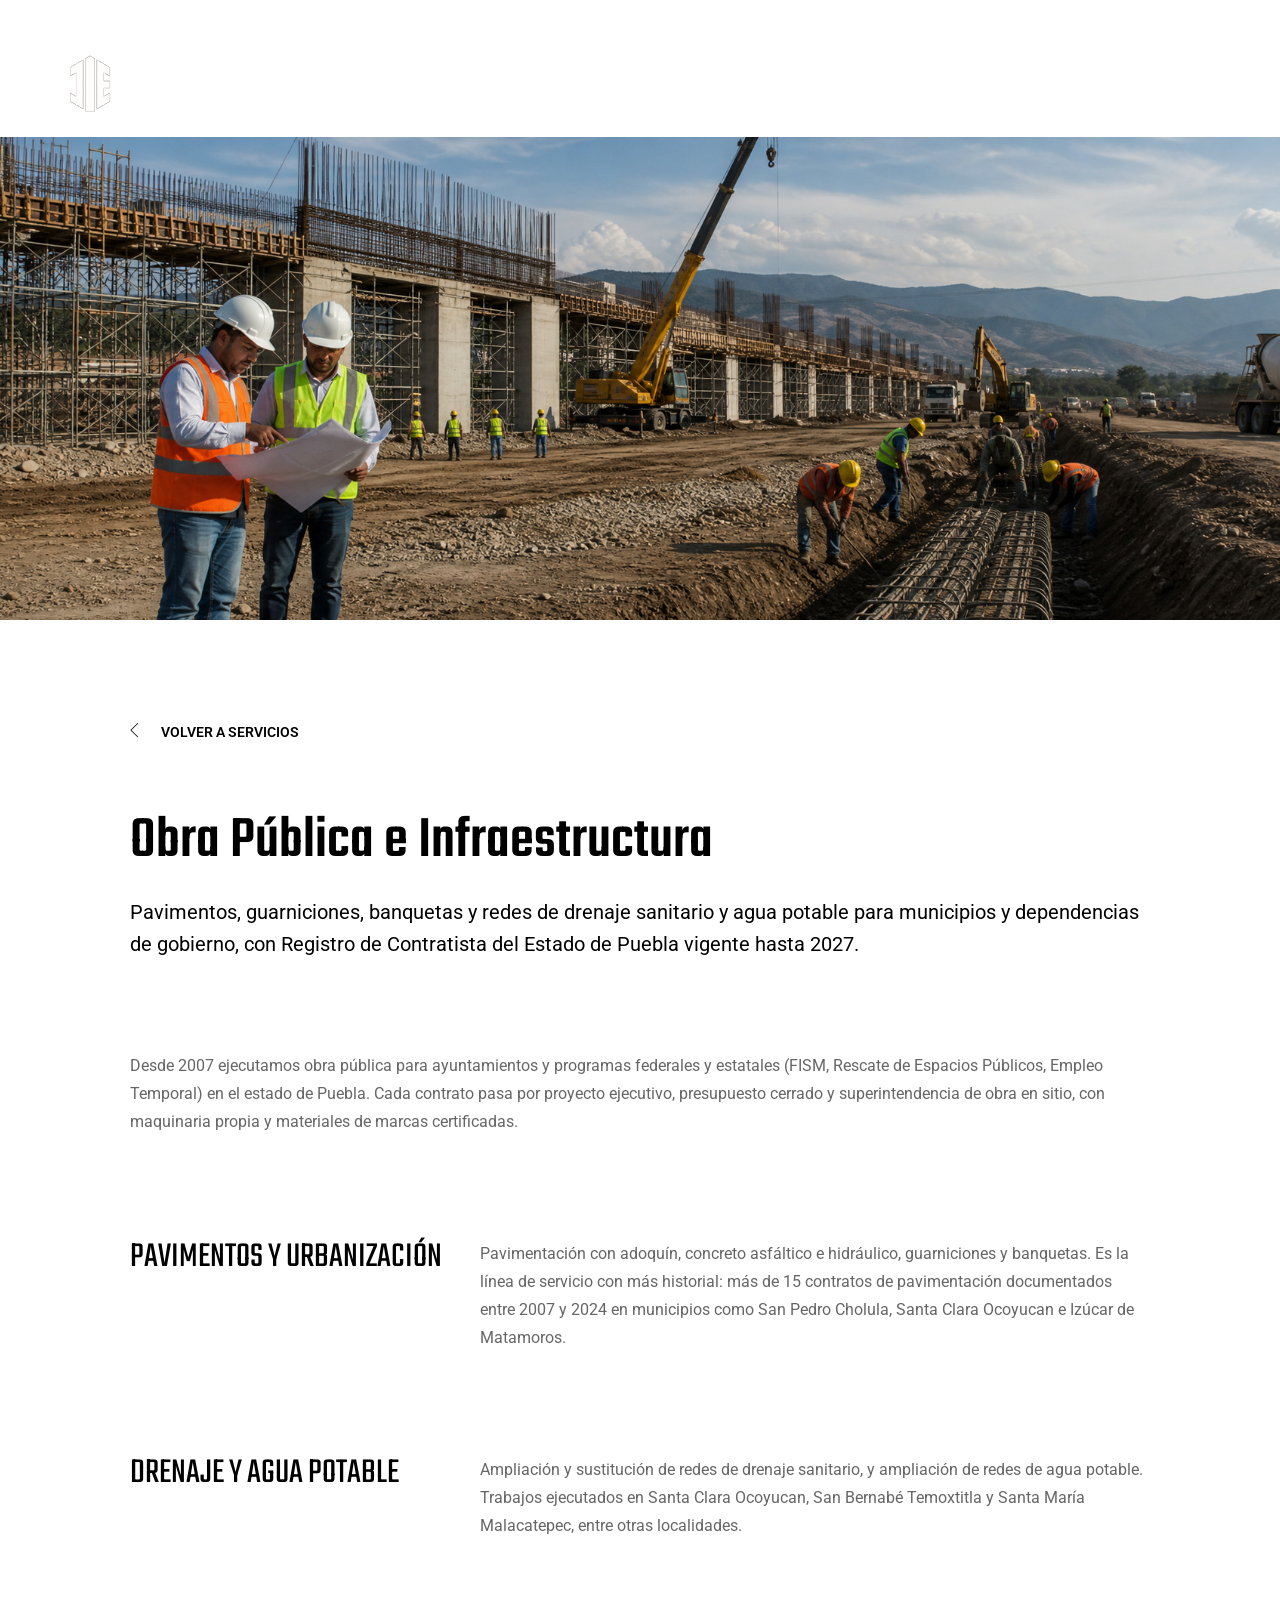
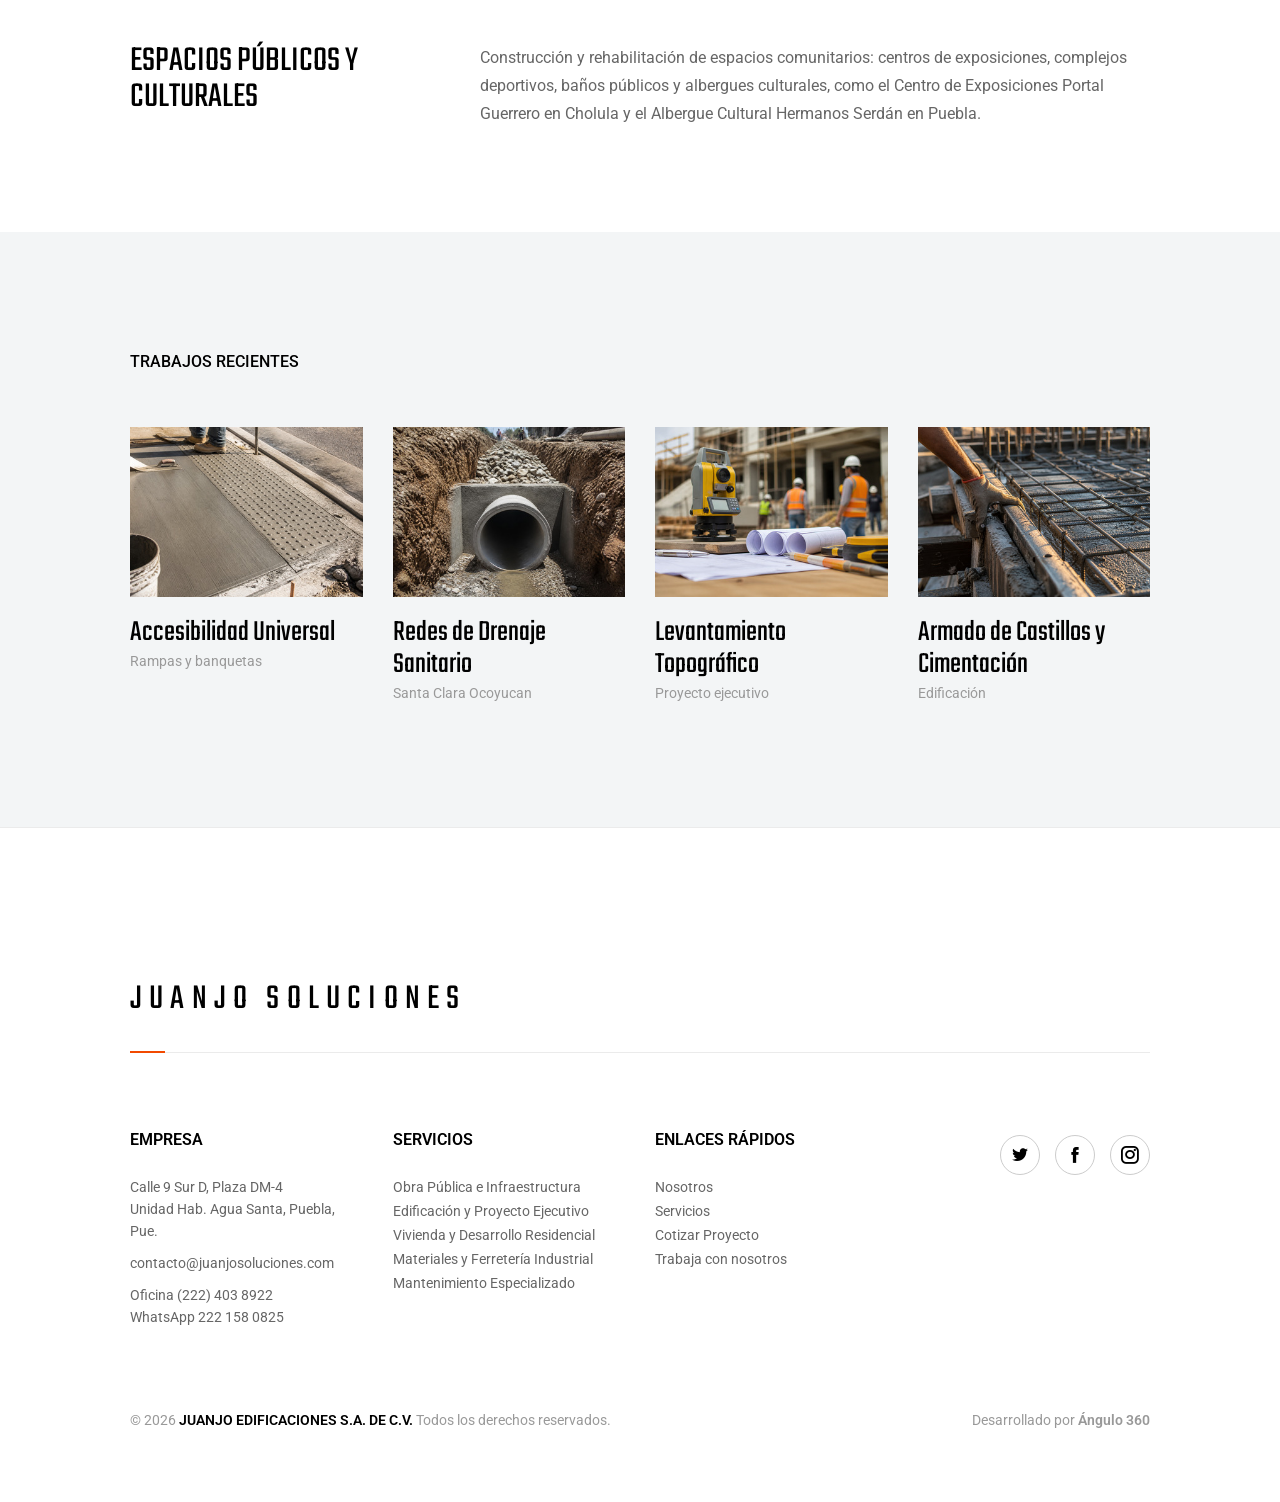
<file: html/page-services-detail.html>
<!DOCTYPE html>
<html lang="es">

<head>
  <meta charset="utf-8">
  <meta content="width=device-width, initial-scale=1" name="viewport">
  <meta content="Obra pública e infraestructura urbana — JuanJo Soluciones, Puebla." name="description">
  <meta content="Angulo360" name="author">
  <title>Obra Pública e Infraestructura | JuanJo Soluciones</title>
  <link href="https://fonts.googleapis.com/css?family=Roboto:300,400,500,700|Teko:300,400" rel="stylesheet">
  <!--CSS-->
  <link href="assets/css/icofont.min.css" rel="stylesheet">
  <link href="assets/css/linearicons.min.css" rel="stylesheet">
  <link href="assets/css/magnific-popup.min.css" rel="stylesheet">
  <link href="assets/css/animsition.min.css" rel="stylesheet">
  <link href="assets/css/swiper.min.css" rel="stylesheet">
  <link href="assets/css/bootstrap.min.css" rel="stylesheet">
  <!--Theme CSS-->
  <link href="assets/css/theme.css" rel="stylesheet">
  <link href="assets/css/responsive.css" rel="stylesheet">
  <!--Favicons-->
  <link href="favicons/apple-touch-icon.png" rel="apple-touch-icon" sizes="180x180">
  <link href="assets/img/logo/logo-juanjo-blanco.svg" rel="icon" type="image/svg+xml">
  <link href="favicons/site.webmanifest" rel="manifest">
  <link color="#5bbad5" href="favicons/safari-pinned-tab.svg" rel="mask-icon">
  <link href="assets/img/logo/logo-juanjo-blanco.svg" rel="shortcut icon" type="image/svg+xml">
  <meta content="#da532c" name="msapplication-TileColor">
  <meta content="favicons/browserconfig.xml" name="msapplication-config">
  <meta content="#ffffff" name="theme-color">
</head>

<body class="page">
<div style="display: none">
  <!-- svg sprite-->
  <svg style="width:0; height:0; visibility:hidden;" xmlns="http://www.w3.org/2000/svg">
    <symbol id="icon_ion-icon-apps" viewBox="0 0 512 512">
      <path d="M96 176h80V96H96v80zm120 240h80v-80h-80v80zm-120 0h80v-80H96v80zm0-120h80v-80H96v80zm120 0h80v-80h-80v80zM336 96v80h80V96h-80zm-120 80h80V96h-80v80zm120 120h80v-80h-80v80zm0 120h80v-80h-80v80z"/>
    </symbol>
  </svg>
</div>
<div class="page__inner animsition">
    <header class="header header_white header_fixed ">
      <div class="header__container">
        <div class="header__wrapper container-fluid">
          <div class="header__inner">
            <a class="logo header__logo" href="index.html">
              <img class="header__logo-img header__logo-img_light" src="./assets/img/logo/logo-juanjo-blanco.svg" width="auto" height="60px" alt="Logo JuanJo Soluciones">
              <img class="header__logo-img header__logo-img_dark" src="./assets/img/logo/logo-juanjo-negro.svg" width="auto" height="60px" alt="Logo JuanJo Soluciones">
              JuanJo Soluciones</a>
            <button class="header__menu-button" type="button">
              <span class="header__menu-button-inner"></span>
            </button>
          </div>
        </div>
      </div>
      <div class="header__overlay"></div>
      <div class="menu-panel header__menu">
        <div class="menu-panel__inner">
          <button class="header__menu-button header__menu-button_fixed" type="button">
            <span class="header__menu-button-inner"></span>
          </button>
          <div class="menu-panel__menu">
            <div class="menu-panel__menu-item">
              <a class="menu-panel__menu-link" href="index.html">Inicio</a>
            </div>
            <div class="menu-panel__menu-item">
              <a class="menu-panel__menu-link" href="page-about.html">Nosotros</a>
            </div>
            <div class="menu-panel__menu-item">
              <a class="menu-panel__menu-link" href="page-services.html">Servicios</a>
            </div>
            <div class="menu-panel__menu-item">
              <a class="menu-panel__menu-link" href="page-contact.html">Cotizar Proyecto</a>
            </div>
          </div>
          <div class="menu-panel__footer">
            <div class="socials menu-panel__socials">
              <a class="socials__social icofont-twitter" href="#">
                <div class="visually-hidden">twitter</div>
              </a>
              <a class="socials__social icofont-facebook" href="#">
                <div class="visually-hidden">facebook</div>
              </a>
              <a class="socials__social icofont-instagram" href="#">
                <div class="visually-hidden">instagram</div>
              </a>
            </div>
            <div class="menu-panel__bottom">
              <div class="menu-panel__copyright">© 2026
                <strong>JUANJO SOLUCIONES.</strong>
                Todos los derechos reservados.
              </div>
              <div class="menu-panel__author">Desarrollado por
                <a href="https://angulo360.info" target="_blank">Ángulo 360</a>
              </div>
            </div>
          </div>
        </div>
      </div>
    </header>
  <main>
    <div class="service-detail">
      <div class="parallax-image service-detail__head">
        <div class="parallax-image__image" data-rellax-percentage="0.5" data-rellax-speed="-3" style="background-image: url('img/service-detail-head-image.jpg')"></div>
      </div>
      <div class="container">
        <div class="back-link">
          <a class="back-link__link" href="page-services.html">
            <span class="back-link__icon icon-chevron-left"></span>
            Volver a Servicios
          </a>
        </div>
        <h2 class="service-detail__title">Obra Pública e Infraestructura</h2>
        <div class="service-detail__intro">Pavimentos, guarniciones, banquetas y redes de drenaje sanitario y agua
          potable para municipios y dependencias de gobierno, con Registro de Contratista del Estado de Puebla
          vigente hasta 2027.</div>
        <div class="service-detail__text">Desde 2007 ejecutamos obra pública para ayuntamientos y programas
          federales y estatales (FISM, Rescate de Espacios Públicos, Empleo Temporal) en el estado de Puebla. Cada
          contrato pasa por proyecto ejecutivo, presupuesto cerrado y superintendencia de obra en sitio, con
          maquinaria propia y materiales de marcas certificadas.
        </div>
        <div class="row">
          <div class="col-12 col-lg-4">
            <div class="service-detail__subtitle">Pavimentos y Urbanización</div>
          </div>
          <div class="col-12 col-lg-8">
            <div class="service-detail__text">Pavimentación con adoquín, concreto asfáltico e hidráulico,
              guarniciones y banquetas. Es la línea de servicio con más historial: más de 15 contratos de
              pavimentación documentados entre 2007 y 2024 en municipios como San Pedro Cholula, Santa Clara
              Ocoyucan e Izúcar de Matamoros.
            </div>
          </div>
          <div class="col-12 col-lg-4">
            <div class="service-detail__subtitle">Drenaje y Agua Potable</div>
          </div>
          <div class="col-12 col-lg-8">
            <div class="service-detail__text">Ampliación y sustitución de redes de drenaje sanitario, y ampliación
              de redes de agua potable. Trabajos ejecutados en Santa Clara Ocoyucan, San Bernabé Temoxtitla y
              Santa María Malacatepec, entre otras localidades.
            </div>
          </div>
          <div class="col-12 col-lg-4">
            <div class="service-detail__subtitle">Espacios Públicos y Culturales</div>
          </div>
          <div class="col-12 col-lg-8">
            <div class="service-detail__text">Construcción y rehabilitación de espacios comunitarios: centros de
              exposiciones, complejos deportivos, baños públicos y albergues culturales, como el Centro de
              Exposiciones Portal Guerrero en Cholula y el Albergue Cultural Hermanos Serdán en Puebla.
            </div>
          </div>
        </div>
      </div>
    </div>
    <div class="service-works">
      <div class="container">
        <div class="heading-smallest heading-smallest heading-smallest_has-offset heading-smallest heading-smallest_size_small">Trabajos recientes</div>
        <div class="service-works__grid row">
          <div class="service-works__item col-12 col-sm-6 col-lg-3">
            <a class="masonry-item" href="page-services.html">
              <div class="masonry-item__image-wrapper">
                <img alt="" class="masonry-item__image" src="img/work-accesibilidad.jpg"/>
              </div>
              <span class="masonry-item__title">Accesibilidad Universal</span>
              <span class="masonry-item__category">Rampas y banquetas</span>
            </a>
          </div>
          <div class="service-works__item col-12 col-sm-6 col-lg-3">
            <a class="masonry-item" href="page-services.html">
              <div class="masonry-item__image-wrapper">
                <img alt="" class="masonry-item__image" src="img/work-drenaje.jpg"/>
              </div>
              <span class="masonry-item__title">Redes de Drenaje Sanitario</span>
              <span class="masonry-item__category">Santa Clara Ocoyucan</span>
            </a>
          </div>
          <div class="service-works__item col-12 col-sm-6 col-lg-3">
            <a class="masonry-item" href="page-services.html">
              <div class="masonry-item__image-wrapper">
                <img alt="" class="masonry-item__image" src="img/work-topografia.jpg"/>
              </div>
              <span class="masonry-item__title">Levantamiento Topográfico</span>
              <span class="masonry-item__category">Proyecto ejecutivo</span>
            </a>
          </div>
          <div class="service-works__item col-12 col-sm-6 col-lg-3">
            <a class="masonry-item" href="page-services.html">
              <div class="masonry-item__image-wrapper">
                <img alt="" class="masonry-item__image" src="img/work-castillos.jpg"/>
              </div>
              <span class="masonry-item__title">Armado de Castillos y Cimentación</span>
              <span class="masonry-item__category">Edificación</span>
            </a>
          </div>
        </div>
      </div>
    </div>
  </main>
    <footer class="footer-default footer">
      <div class="container">
        <div class="footer-default__head">
          <a class="logo" href="/">JuanJo Soluciones</a>
        </div>
        <div class="row">
          <div class="footer-default__column col-12 col-sm-6 col-md-3">
            <div class="footer-default__group-title">empresa</div>
            <p>Calle 9 Sur D, Plaza DM-4
              <br />
              Unidad Hab. Agua Santa, Puebla, Pue.
            </p>
            <p>
              <a href="mailto:contacto@juanjosoluciones.com">contacto@juanjosoluciones.com</a>
            </p>
            <p>Oficina (222) 403 8922
              <br />
              WhatsApp 222 158 0825
            </p>
          </div>
          <div class="footer-default__column col-12 col-sm-6 col-md-3">
            <div class="footer-default__group-title">servicios</div>
            <ul class="footer-default__list">
              <li class="footer-default__list-item">
                <a class="footer-default__list-link" href="#">Obra Pública e Infraestructura</a>
              </li>
              <li class="footer-default__list-item">
                <a class="footer-default__list-link" href="#">Edificación y Proyecto Ejecutivo</a>
              </li>
              <li class="footer-default__list-item">
                <a class="footer-default__list-link" href="#">Vivienda y Desarrollo Residencial</a>
              </li>
              <li class="footer-default__list-item">
                <a class="footer-default__list-link" href="#">Materiales y Ferretería Industrial</a>
              </li>
              <li class="footer-default__list-item">
                <a class="footer-default__list-link" href="#">Mantenimiento Especializado</a>
              </li>
            </ul>
          </div>
          <div class="footer-default__column col-12 col-sm-6 col-md-3">
            <div class="footer-default__group-title">enlaces rápidos</div>
            <ul class="footer-default__list">
              <li class="footer-default__list-item">
                <a class="footer-default__list-link" href="page-about.html">Nosotros</a>
              </li>
              <li class="footer-default__list-item">
                <a class="footer-default__list-link" href="page-services.html">Servicios</a>
              </li>
              <li class="footer-default__list-item">
                <a class="footer-default__list-link" href="page-contact.html">Cotizar Proyecto</a>
              </li>
              <li class="footer-default__list-item">
                <a class="footer-default__list-link" href="#">Trabaja con nosotros</a>
              </li>
            </ul>
          </div>
          <div class="footer-default__column col-12 col-sm-6 col-md-3">
            <div class="socials footer-default__socials">
              <a class="socials__social icofont-twitter" href="#">
                <div class="visually-hidden">twitter</div>
              </a>
              <a class="socials__social icofont-facebook" href="#">
                <div class="visually-hidden">facebook</div>
              </a>
              <a class="socials__social icofont-instagram" href="#">
                <div class="visually-hidden">instagram</div>
              </a>
            </div>
          </div>
        </div>
        <div class="footer-default__bottom">
          <div class="footer-default__copyright">© 2026
            <strong>JUANJO EDIFICACIONES S.A. DE C.V.</strong>
            Todos los derechos reservados.
          </div>
          <div class="footer-default__author">Desarrollado por
            <a href="https://angulo360.info" target="_blank">Ángulo 360</a>
          </div>
        </div>
      </div>
    </footer>
</div>
<!--JS-->
<script src="assets/js/polyfill.min.js"></script>
<script src="assets/js/jquery.min.js"></script>
<script src="assets/js/jquery.viewport.min.js"></script>
<script src="assets/js/jQuerySimpleCounter.min.js"></script>
<script src="assets/js/jquery.magnific-popup.min.js"></script>
<script src="assets/js/isotope.pkgd.min.js"></script>
<script src="assets/js/animsition.min.js"></script>
<script src="assets/js/bootstrap.bundle.min.js"></script>
<script src="assets/js/rellax.min.js"></script>
<script src="assets/js/swiper.min.js"></script>
<script src="assets/js/smoothscroll.js"></script>
<script src="assets/js/svg4everybody.legacy.min.js"></script>
<script src="assets/js/TweenMax.min.js"></script>
<script src="assets/js/TimelineLite.min.js"></script>
<script src="assets/js/typed.min.js"></script>
<script src="assets/js/vivus.min.js"></script>
<!--Theme JS-->
<script src="assets/js/theme.js"></script>
</body>

</html>
</file>
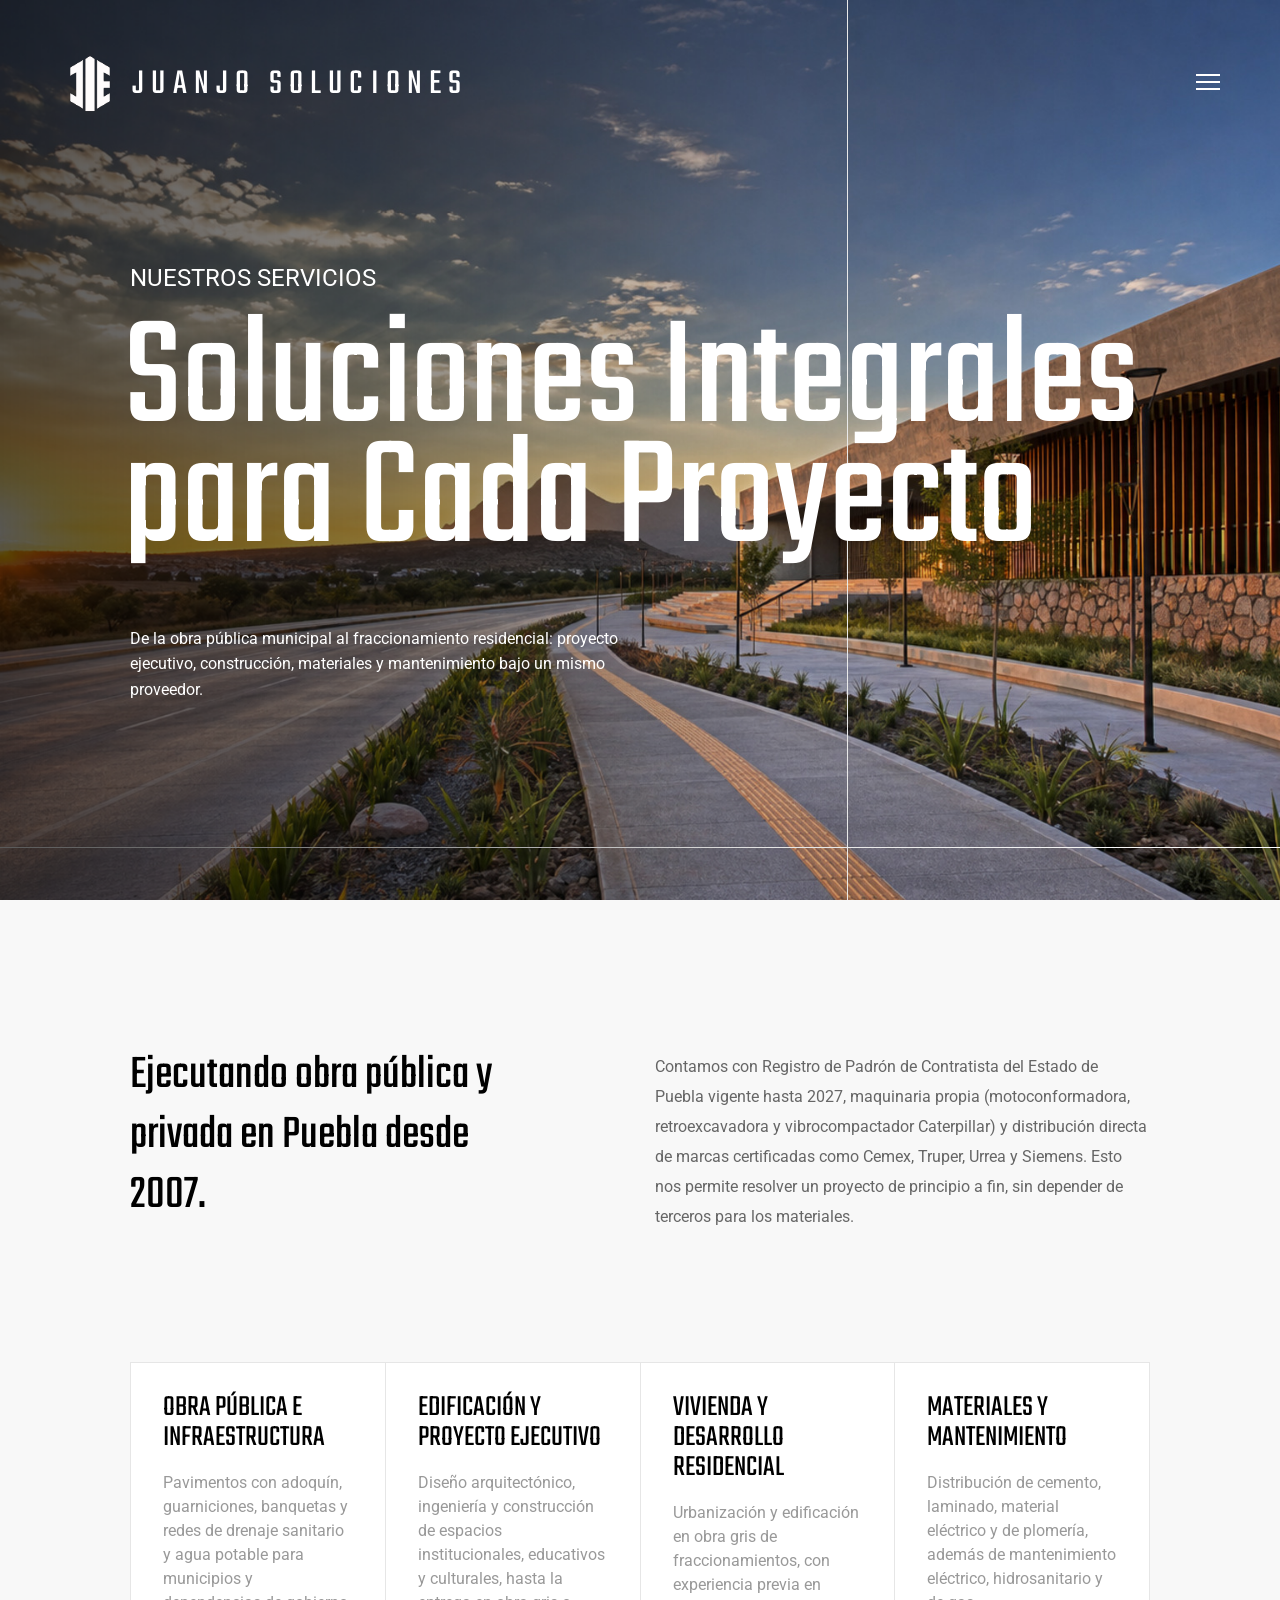
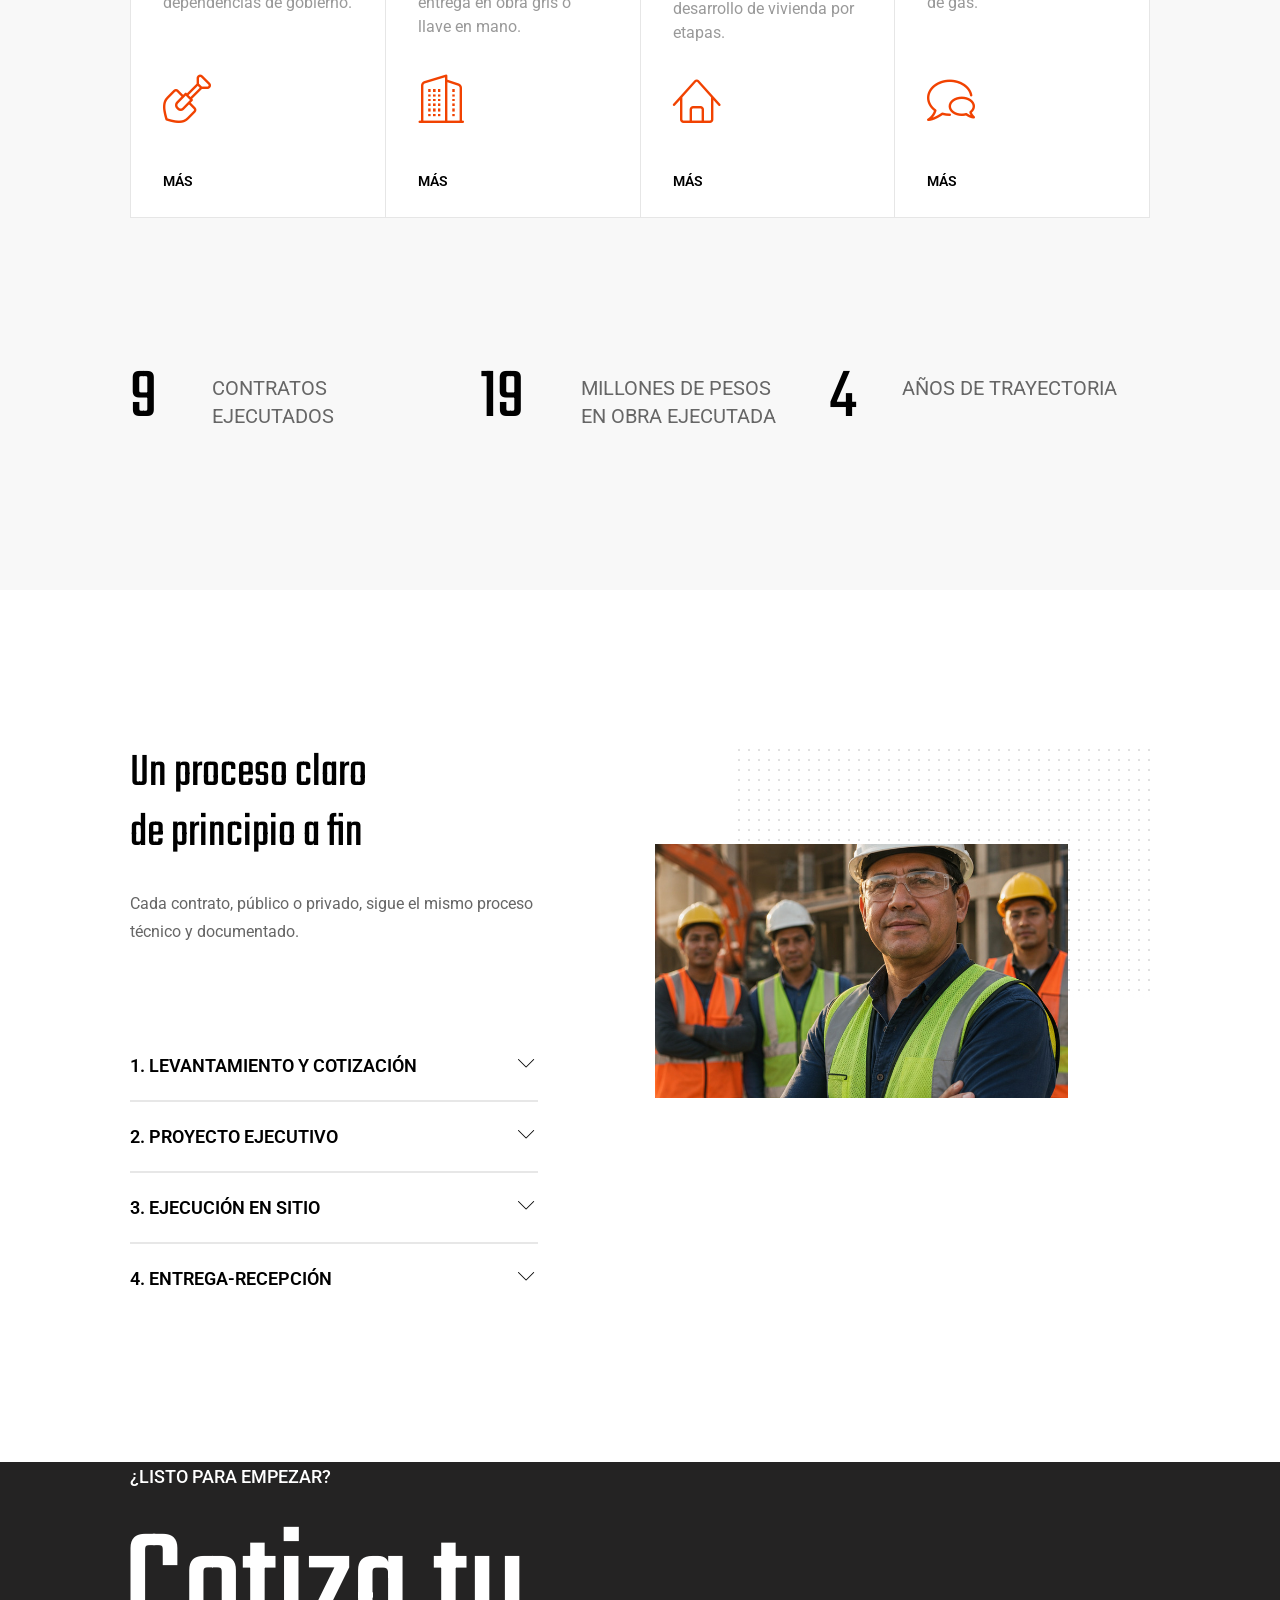
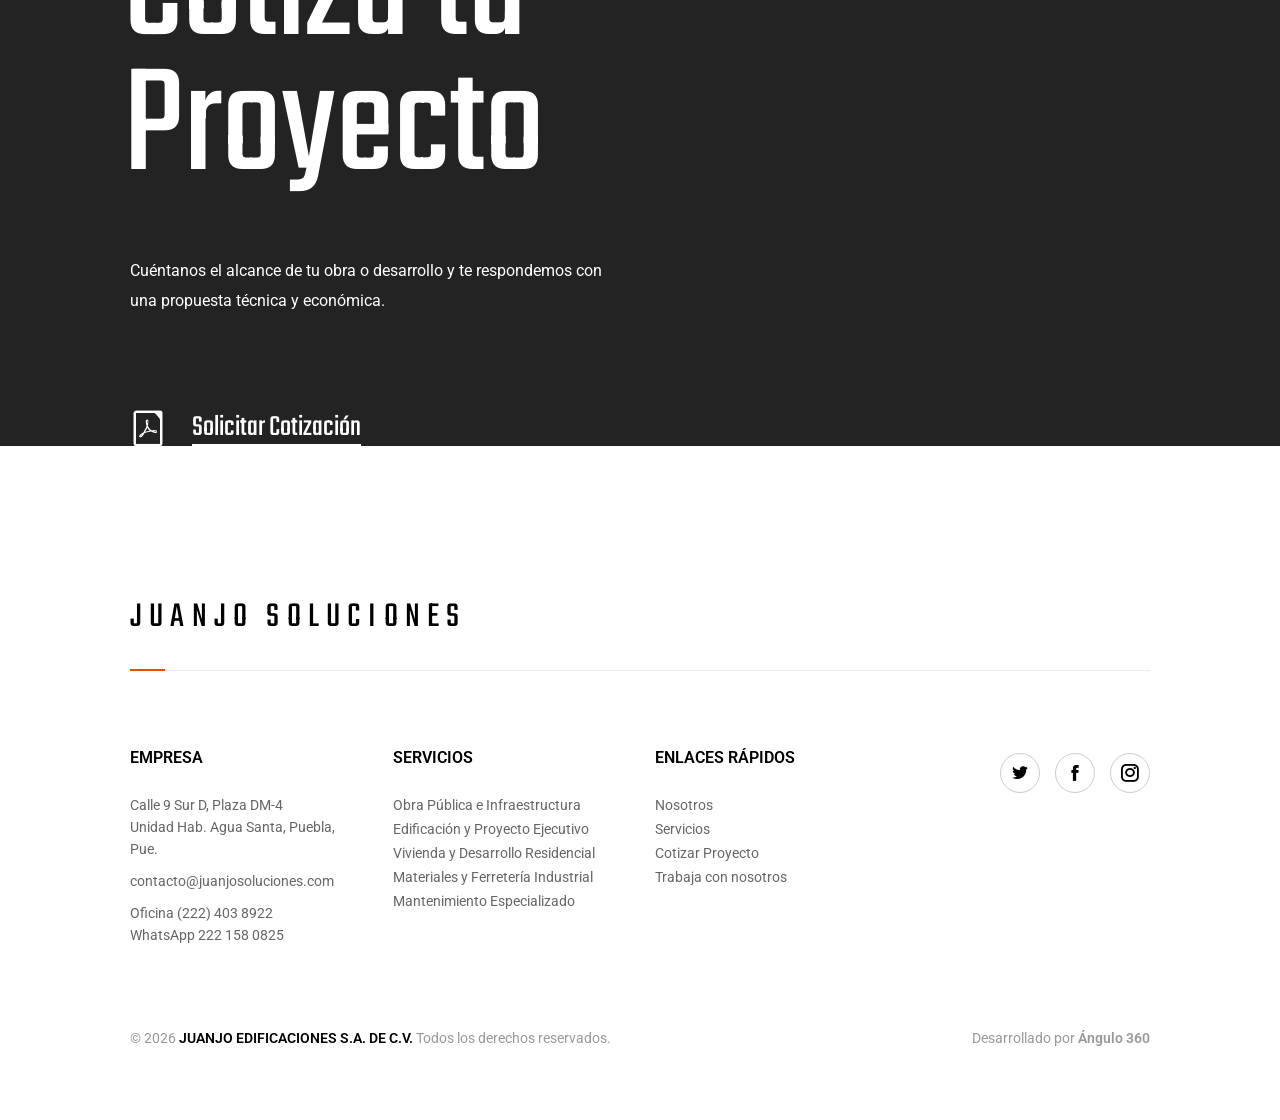
<file: html/page-services.html>
<!DOCTYPE html>
<html lang="es">

<head>
  <meta charset="utf-8">
  <meta content="width=device-width, initial-scale=1" name="viewport">
  <meta content="Servicios de JuanJo Soluciones: obra pública, edificación, vivienda, materiales y mantenimiento en Puebla." name="description">
  <meta content="Angulo360" name="author">
  <title>Servicios | JuanJo Soluciones</title>
  <link href="https://fonts.googleapis.com/css?family=Roboto:300,400,500,700|Teko:300,400" rel="stylesheet">
  <!--CSS-->
  <link href="assets/css/icofont.min.css" rel="stylesheet">
  <link href="assets/css/linearicons.min.css" rel="stylesheet">
  <link href="assets/css/magnific-popup.min.css" rel="stylesheet">
  <link href="assets/css/animsition.min.css" rel="stylesheet">
  <link href="assets/css/swiper.min.css" rel="stylesheet">
  <link href="assets/css/bootstrap.min.css" rel="stylesheet">
  <!--Theme CSS-->
  <link href="assets/css/theme.css" rel="stylesheet">
  <link href="assets/css/responsive.css" rel="stylesheet">
  <!--Favicons-->
  <link href="favicons/apple-touch-icon.png" rel="apple-touch-icon" sizes="180x180">
  <link href="assets/img/logo/logo-juanjo-blanco.svg" rel="icon" type="image/svg+xml">
  <link href="favicons/site.webmanifest" rel="manifest">
  <link color="#5bbad5" href="favicons/safari-pinned-tab.svg" rel="mask-icon">
  <link href="assets/img/logo/logo-juanjo-blanco.svg" rel="shortcut icon" type="image/svg+xml">
  <meta content="#da532c" name="msapplication-TileColor">
  <meta content="favicons/browserconfig.xml" name="msapplication-config">
  <meta content="#ffffff" name="theme-color">
</head>

<body class="page">
<div style="display: none">
  <!-- svg sprite-->
  <svg style="width:0; height:0; visibility:hidden;" xmlns="http://www.w3.org/2000/svg">
    <symbol id="icon_ion-icon-apps" viewBox="0 0 512 512">
      <path d="M96 176h80V96H96v80zm120 240h80v-80h-80v80zm-120 0h80v-80H96v80zm0-120h80v-80H96v80zm120 0h80v-80h-80v80zM336 96v80h80V96h-80zm-120 80h80V96h-80v80zm120 120h80v-80h-80v80zm0 120h80v-80h-80v80z"/>
    </symbol>
  </svg>
</div>
<div class="page__inner animsition">
    <header class="header header_white header_fixed ">
      <div class="header__container">
        <div class="header__wrapper container-fluid">
          <div class="header__inner">
            <a class="logo header__logo" href="index.html">
              <img class="header__logo-img header__logo-img_light" src="./assets/img/logo/logo-juanjo-blanco.svg" width="auto" height="60px" alt="Logo JuanJo Soluciones">
              <img class="header__logo-img header__logo-img_dark" src="./assets/img/logo/logo-juanjo-negro.svg" width="auto" height="60px" alt="Logo JuanJo Soluciones">
              JuanJo Soluciones</a>
            <button class="header__menu-button" type="button">
              <span class="header__menu-button-inner"></span>
            </button>
          </div>
        </div>
      </div>
      <div class="header__overlay"></div>
      <div class="menu-panel header__menu">
        <div class="menu-panel__inner">
          <button class="header__menu-button header__menu-button_fixed" type="button">
            <span class="header__menu-button-inner"></span>
          </button>
          <div class="menu-panel__menu">
            <div class="menu-panel__menu-item">
              <a class="menu-panel__menu-link" href="index.html">Inicio</a>
            </div>
            <div class="menu-panel__menu-item">
              <a class="menu-panel__menu-link" href="page-about.html">Nosotros</a>
            </div>
            <div class="menu-panel__menu-item">
              <a class="menu-panel__menu-link" href="page-services.html">Servicios</a>
            </div>
            <div class="menu-panel__menu-item">
              <a class="menu-panel__menu-link" href="page-contact.html">Cotizar Proyecto</a>
            </div>
          </div>
          <div class="menu-panel__footer">
            <div class="socials menu-panel__socials">
              <a class="socials__social icofont-twitter" href="#">
                <div class="visually-hidden">twitter</div>
              </a>
              <a class="socials__social icofont-facebook" href="#">
                <div class="visually-hidden">facebook</div>
              </a>
              <a class="socials__social icofont-instagram" href="#">
                <div class="visually-hidden">instagram</div>
              </a>
            </div>
            <div class="menu-panel__bottom">
              <div class="menu-panel__copyright">© 2026
                <strong>JUANJO SOLUCIONES.</strong>
                Todos los derechos reservados.
              </div>
              <div class="menu-panel__author">Desarrollado por
                <a href="https://angulo360.info" target="_blank">Ángulo 360</a>
              </div>
            </div>
          </div>
        </div>
      </div>
    </header>
  <main>
    <div class="main-slide main-slide main-slide_size_medium">
      <div class="parallax-image main-slide__image">
        <div class="parallax-image__image" data-rellax-percentage="0.5" data-rellax-speed="-3" style="background-image: url('img/services-hero.jpg')"></div>
      </div>
      <div class="main-slide__container container">
        <div class="main-slide__slide-inner">
          <div class="main-slide__subtitle-wrapper">
            <div class="main-slide__subtitle">NUESTROS SERVICIOS</div>
          </div>
          <div class="main-slide__title-wrapper">
            <div class="main-slide__title">Soluciones Integrales
              <br>
              para Cada Proyecto
            </div>
          </div>
          <div class="main-slide__text-wrapper">
            <div class="main-slide__text">De la obra pública municipal al fraccionamiento residencial: proyecto ejecutivo, construcción, materiales y mantenimiento bajo un mismo proveedor.</div>
          </div>
        </div>
      </div>
    </div>
    <div class="service-block">
      <div class="container">
        <div class="service-block__head">
          <div class="row">
            <div class="col-12 col-lg-6 col-xl-5">
              <div class="service-block__title">Ejecutando obra pública y privada en Puebla desde 2007.</div>
            </div>
            <div class="col-12 col-lg-6 offset-xl-1">
              <div class="service-block__text">Contamos con Registro de Padrón de Contratista del Estado de Puebla
                vigente hasta 2027, maquinaria propia (motoconformadora, retroexcavadora y vibrocompactador
                Caterpillar) y distribución directa de marcas certificadas como Cemex, Truper, Urrea y Siemens. Esto
                nos permite resolver un proyecto de principio a fin, sin depender de terceros para los materiales.
              </div>
            </div>
          </div>
        </div>
      </div>
      <div class="zoom-services">
        <div class="container">
          <div class="zoom-services__wrapper">
            <div class="zoom-services__list">
              <a class="zoom-services__item" href="page-services-detail.html">
                <span class="zoom-services__item-title">obra pública e infraestructura</span>
                <span class="zoom-services__item-text">Pavimentos con adoquín, guarniciones, banquetas y redes de drenaje sanitario y agua potable para municipios y dependencias de gobierno.</span>
                <span class="zoom-services__item-footer"><span class="zoom-services__item-icon icon-shovel"></span><span class="zoom-services__more">más</span></span>
              </a>
              <a class="zoom-services__item" href="#">
                <span class="zoom-services__item-title">edificación y proyecto ejecutivo</span>
                <span class="zoom-services__item-text">Diseño arquitectónico, ingeniería y construcción de espacios institucionales, educativos y culturales, hasta la entrega en obra gris o llave en mano.</span>
                <span class="zoom-services__item-footer"><span class="zoom-services__item-icon icon-apartment"></span><span class="zoom-services__more">más</span></span>
              </a>
              <a class="zoom-services__item" href="#">
                <span class="zoom-services__item-title">vivienda y desarrollo residencial</span>
                <span class="zoom-services__item-text">Urbanización y edificación en obra gris de fraccionamientos, con experiencia previa en desarrollo de vivienda por etapas.</span>
                <span class="zoom-services__item-footer"><span class="zoom-services__item-icon icon-home"></span><span class="zoom-services__more">más</span></span>
              </a>
              <a class="zoom-services__item" href="#">
                <span class="zoom-services__item-title">materiales y mantenimiento</span>
                <span class="zoom-services__item-text">Distribución de cemento, laminado, material eléctrico y de plomería, además de mantenimiento eléctrico, hidrosanitario y de gas.</span>
                <span class="zoom-services__item-footer"><span class="zoom-services__item-icon icon-bubbles"></span><span class="zoom-services__more">más</span></span>
              </a>
            </div>
          </div>
        </div>
      </div>
      <div class="zoom-counters">
        <div class="container">
          <div class="row">
            <div class="zoom-counters__item col-12 col-lg-6 col-xl-4">
              <div class="zoom-counters__value">46
                <div class="zoom-counters__value-inner js-counter" data-counter-value="46">46</div>
              </div>
              <div class="zoom-counters__text">contratos
                <br/>
                ejecutados
              </div>
            </div>
            <div class="zoom-counters__item col-12 col-lg-6 col-xl-4">
              <div class="zoom-counters__value">100
                <div class="zoom-counters__value-inner js-counter" data-counter-value="100">100</div>
              </div>
              <div class="zoom-counters__text">millones de pesos
                <br/>
                en obra ejecutada
              </div>
            </div>
            <div class="zoom-counters__item col-12 col-lg-6 col-xl-4">
              <div class="zoom-counters__value">19
                <div class="zoom-counters__value-inner js-counter" data-counter-value="19">19</div>
              </div>
              <div class="zoom-counters__text">años de trayectoria</div>
            </div>
          </div>
        </div>
      </div>
    </div>
    <div class="collapse-block">
      <div class="container">
        <div class="row">
          <div class="col-12 col-lg-5">
            <div class="heading-group">
              <div class="heading-group__title">Un proceso claro
                <br>
                de principio a fin
              </div>
              <div class="heading-group__text">Cada contrato, público o privado, sigue el mismo proceso técnico y documentado.</div>
            </div>
            <div class="collapse-list">
              <div class="collapse-list__collapse">
                <a class="collapse-list__collapse-head collapsed" data-toggle="collapse" href="#collapse1">1. Levantamiento y cotización
                  <span class="collapse-list__collapse-head-icon icon-chevron-up"></span>
                </a>
                <div class="collapse-list__collapse-text collapse" id="collapse1">
                  <div class="collapse-list__collapse-text-inner">Visita a sitio, definición de alcance y cotización
                    detallada de materiales y mano de obra.
                  </div>
                </div>
              </div>
              <div class="collapse-list__collapse">
                <a class="collapse-list__collapse-head collapsed" data-toggle="collapse" href="#collapse2">2. Proyecto ejecutivo
                  <span class="collapse-list__collapse-head-icon icon-chevron-up"></span>
                </a>
                <div class="collapse-list__collapse-text collapse" id="collapse2">
                  <div class="collapse-list__collapse-text-inner">Diseño arquitectónico y de ingeniería, programa de
                    obra y presupuesto definitivo antes de arrancar.
                  </div>
                </div>
              </div>
              <div class="collapse-list__collapse">
                <a class="collapse-list__collapse-head collapsed" data-toggle="collapse" href="#collapse3">3. Ejecución en sitio
                  <span class="collapse-list__collapse-head-icon icon-chevron-up"></span>
                </a>
                <div class="collapse-list__collapse-text collapse" id="collapse3">
                  <div class="collapse-list__collapse-text-inner">Superintendencia de obra, bitácora de avance y
                    materiales de marcas certificadas.
                  </div>
                </div>
              </div>
              <div class="collapse-list__collapse">
                <a class="collapse-list__collapse-head collapsed" data-toggle="collapse" href="#collapse4">4. Entrega-recepción
                  <span class="collapse-list__collapse-head-icon icon-chevron-up"></span>
                </a>
                <div class="collapse-list__collapse-text collapse" id="collapse4">
                  <div class="collapse-list__collapse-text-inner">Cierre documentado del contrato y acta de
                    entrega-recepción para el cliente o dependencia.
                  </div>
                </div>
              </div>
            </div>
          </div>
          <div class="col-12 col-lg-6 offset-lg-1">
            <div class="video-block">
              <img alt="Supervisión de obra en sitio" src="img/project-supervision.jpg"/>
            </div>
          </div>
        </div>
      </div>
    </div>
    <div class="parallax-block" style="min-height:420px;">
      <div class="parallax-block__image" data-rellax-percentage="0.5" data-rellax-speed="-3"
        style="background-image: url('img/proceso-nocturno.jpg')"></div>
      <div class="container">
        <div class="parallax-block__inner">
          <div class="parallax-block__subtitle heading-smallest">¿listo para empezar?</div>
          <div class="parallax-block__title-wrapper">
            <div class="parallax-block__title">Cotiza tu
              <br />
              Proyecto
            </div>
          </div>
          <div class="parallax-block__text">Cuéntanos el alcance de tu obra o desarrollo y te respondemos con una
            propuesta técnica y económica.
          </div>
          <a class="parallax-block__download-link" href="page-contact.html">
            <span class="parallax-block__download-icon icofont-file-pdf"></span>
            <span class="parallax-block__download-text">Solicitar Cotización</span>
          </a>
        </div>
      </div>
    </div>
  </main>
    <footer class="footer-default footer">
      <div class="container">
        <div class="footer-default__head">
          <a class="logo" href="/">JuanJo Soluciones</a>
        </div>
        <div class="row">
          <div class="footer-default__column col-12 col-sm-6 col-md-3">
            <div class="footer-default__group-title">empresa</div>
            <p>Calle 9 Sur D, Plaza DM-4
              <br />
              Unidad Hab. Agua Santa, Puebla, Pue.
            </p>
            <p>
              <a href="mailto:contacto@juanjosoluciones.com">contacto@juanjosoluciones.com</a>
            </p>
            <p>Oficina (222) 403 8922
              <br />
              WhatsApp 222 158 0825
            </p>
          </div>
          <div class="footer-default__column col-12 col-sm-6 col-md-3">
            <div class="footer-default__group-title">servicios</div>
            <ul class="footer-default__list">
              <li class="footer-default__list-item">
                <a class="footer-default__list-link" href="#">Obra Pública e Infraestructura</a>
              </li>
              <li class="footer-default__list-item">
                <a class="footer-default__list-link" href="#">Edificación y Proyecto Ejecutivo</a>
              </li>
              <li class="footer-default__list-item">
                <a class="footer-default__list-link" href="#">Vivienda y Desarrollo Residencial</a>
              </li>
              <li class="footer-default__list-item">
                <a class="footer-default__list-link" href="#">Materiales y Ferretería Industrial</a>
              </li>
              <li class="footer-default__list-item">
                <a class="footer-default__list-link" href="#">Mantenimiento Especializado</a>
              </li>
            </ul>
          </div>
          <div class="footer-default__column col-12 col-sm-6 col-md-3">
            <div class="footer-default__group-title">enlaces rápidos</div>
            <ul class="footer-default__list">
              <li class="footer-default__list-item">
                <a class="footer-default__list-link" href="page-about.html">Nosotros</a>
              </li>
              <li class="footer-default__list-item">
                <a class="footer-default__list-link" href="page-services.html">Servicios</a>
              </li>
              <li class="footer-default__list-item">
                <a class="footer-default__list-link" href="page-contact.html">Cotizar Proyecto</a>
              </li>
              <li class="footer-default__list-item">
                <a class="footer-default__list-link" href="#">Trabaja con nosotros</a>
              </li>
            </ul>
          </div>
          <div class="footer-default__column col-12 col-sm-6 col-md-3">
            <div class="socials footer-default__socials">
              <a class="socials__social icofont-twitter" href="#">
                <div class="visually-hidden">twitter</div>
              </a>
              <a class="socials__social icofont-facebook" href="#">
                <div class="visually-hidden">facebook</div>
              </a>
              <a class="socials__social icofont-instagram" href="#">
                <div class="visually-hidden">instagram</div>
              </a>
            </div>
          </div>
        </div>
        <div class="footer-default__bottom">
          <div class="footer-default__copyright">© 2026
            <strong>JUANJO EDIFICACIONES S.A. DE C.V.</strong>
            Todos los derechos reservados.
          </div>
          <div class="footer-default__author">Desarrollado por
            <a href="https://angulo360.info" target="_blank">Ángulo 360</a>
          </div>
        </div>
      </div>
    </footer>
</div>
<!--JS-->
<script src="assets/js/polyfill.min.js"></script>
<script src="assets/js/jquery.min.js"></script>
<script src="assets/js/jquery.viewport.min.js"></script>
<script src="assets/js/jQuerySimpleCounter.min.js"></script>
<script src="assets/js/jquery.magnific-popup.min.js"></script>
<script src="assets/js/isotope.pkgd.min.js"></script>
<script src="assets/js/animsition.min.js"></script>
<script src="assets/js/bootstrap.bundle.min.js"></script>
<script src="assets/js/rellax.min.js"></script>
<script src="assets/js/swiper.min.js"></script>
<script src="assets/js/smoothscroll.js"></script>
<script src="assets/js/svg4everybody.legacy.min.js"></script>
<script src="assets/js/TweenMax.min.js"></script>
<script src="assets/js/TimelineLite.min.js"></script>
<script src="assets/js/typed.min.js"></script>
<script src="assets/js/vivus.min.js"></script>
<!--Theme JS-->
<script src="assets/js/theme.js"></script>
</body>

</html>
</file>
<file: html/assets/css/revolution/settings.css>
/*-----------------------------------------------------------------------------

-	Revolution Slider 5.0 Default Style Settings -

Screen Stylesheet

version:   	5.4.5
date:      	15/05/17
author:		themepunch
email:     	info@themepunch.com
website:   	http://www.themepunch.com
-----------------------------------------------------------------------------*/
#debungcontrolls,.debugtimeline{width:100%;box-sizing:border-box}.rev_column,.rev_column .tp-parallax-wrap,.tp-svg-layer svg{vertical-align:top}#debungcontrolls{z-index:100000;position:fixed;bottom:0;height:auto;background:rgba(0,0,0,.6);padding:10px}.debugtimeline{height:10px;position:relative;margin-bottom:3px;display:none;white-space:nowrap}.debugtimeline:hover{height:15px}.the_timeline_tester{background:#e74c3c;position:absolute;top:0;left:0;height:100%;width:0}.rs-go-fullscreen{position:fixed!important;width:100%!important;height:100%!important;top:0!important;left:0!important;z-index:9999999!important;background:#fff!important}.debugtimeline.tl_slide .the_timeline_tester{background:#f39c12}.debugtimeline.tl_frame .the_timeline_tester{background:#3498db}.debugtimline_txt{color:#fff;font-weight:400;font-size:7px;position:absolute;left:10px;top:0;white-space:nowrap;line-height:10px}.rtl{direction:rtl}@font-face{font-family:revicons;src:url(../fonts/revicons/revicons.eot?5510888);src:url(../fonts/revicons/revicons.eot?5510888#iefix) format('embedded-opentype'),url(../fonts/revicons/revicons.woff?5510888) format('woff'),url(../fonts/revicons/revicons.ttf?5510888) format('truetype'),url(../fonts/revicons/revicons.svg?5510888#revicons) format('svg');font-weight:400;font-style:normal}[class*=" revicon-"]:before,[class^=revicon-]:before{font-family:revicons;font-style:normal;font-weight:400;speak:none;display:inline-block;text-decoration:inherit;width:1em;margin-right:.2em;text-align:center;font-variant:normal;text-transform:none;line-height:1em;margin-left:.2em}.revicon-search-1:before{content:'\e802'}.revicon-pencil-1:before{content:'\e831'}.revicon-picture-1:before{content:'\e803'}.revicon-cancel:before{content:'\e80a'}.revicon-info-circled:before{content:'\e80f'}.revicon-trash:before{content:'\e801'}.revicon-left-dir:before{content:'\e817'}.revicon-right-dir:before{content:'\e818'}.revicon-down-open:before{content:'\e83b'}.revicon-left-open:before{content:'\e819'}.revicon-right-open:before{content:'\e81a'}.revicon-angle-left:before{content:'\e820'}.revicon-angle-right:before{content:'\e81d'}.revicon-left-big:before{content:'\e81f'}.revicon-right-big:before{content:'\e81e'}.revicon-magic:before{content:'\e807'}.revicon-picture:before{content:'\e800'}.revicon-export:before{content:'\e80b'}.revicon-cog:before{content:'\e832'}.revicon-login:before{content:'\e833'}.revicon-logout:before{content:'\e834'}.revicon-video:before{content:'\e805'}.revicon-arrow-combo:before{content:'\e827'}.revicon-left-open-1:before{content:'\e82a'}.revicon-right-open-1:before{content:'\e82b'}.revicon-left-open-mini:before{content:'\e822'}.revicon-right-open-mini:before{content:'\e823'}.revicon-left-open-big:before{content:'\e824'}.revicon-right-open-big:before{content:'\e825'}.revicon-left:before{content:'\e836'}.revicon-right:before{content:'\e826'}.revicon-ccw:before{content:'\e808'}.revicon-arrows-ccw:before{content:'\e806'}.revicon-palette:before{content:'\e829'}.revicon-list-add:before{content:'\e80c'}.revicon-doc:before{content:'\e809'}.revicon-left-open-outline:before{content:'\e82e'}.revicon-left-open-2:before{content:'\e82c'}.revicon-right-open-outline:before{content:'\e82f'}.revicon-right-open-2:before{content:'\e82d'}.revicon-equalizer:before{content:'\e83a'}.revicon-layers-alt:before{content:'\e804'}.revicon-popup:before{content:'\e828'}.rev_slider_wrapper{position:relative;z-index:0;width:100%}.rev_slider{position:relative;overflow:visible}.entry-content .rev_slider a,.rev_slider a{box-shadow:none}.tp-overflow-hidden{overflow:hidden!important}.group_ov_hidden{overflow:hidden}.rev_slider img,.tp-simpleresponsive img{max-width:none!important;transition:none;margin:0;padding:0;border:none}.rev_slider .no-slides-text{font-weight:700;text-align:center;padding-top:80px}.rev_slider>ul,.rev_slider>ul>li,.rev_slider>ul>li:before,.rev_slider_wrapper>ul,.tp-revslider-mainul>li,.tp-revslider-mainul>li:before,.tp-simpleresponsive>ul,.tp-simpleresponsive>ul>li,.tp-simpleresponsive>ul>li:before{list-style:none!important;position:absolute;margin:0!important;padding:0!important;overflow-x:visible;overflow-y:visible;background-image:none;background-position:0 0;text-indent:0;top:0;left:0}.rev_slider>ul>li,.rev_slider>ul>li:before,.tp-revslider-mainul>li,.tp-revslider-mainul>li:before,.tp-simpleresponsive>ul>li,.tp-simpleresponsive>ul>li:before{visibility:hidden}.tp-revslider-mainul,.tp-revslider-slidesli{padding:0!important;margin:0!important;list-style:none!important}.fullscreen-container,.fullwidthbanner-container{padding:0;position:relative}.rev_slider li.tp-revslider-slidesli{position:absolute!important}.tp-caption .rs-untoggled-content{display:block}.tp-caption .rs-toggled-content{display:none}.rs-toggle-content-active.tp-caption .rs-toggled-content{display:block}.rs-toggle-content-active.tp-caption .rs-untoggled-content{display:none}.rev_slider .caption,.rev_slider .tp-caption{position:relative;visibility:hidden;white-space:nowrap;display:block;-webkit-font-smoothing:antialiased!important;z-index:1}.rev_slider .caption,.rev_slider .tp-caption,.tp-simpleresponsive img{-moz-user-select:none;-khtml-user-select:none;-webkit-user-select:none;-o-user-select:none}.rev_slider .tp-mask-wrap .tp-caption,.rev_slider .tp-mask-wrap :last-child,.wpb_text_column .rev_slider .tp-mask-wrap .tp-caption,.wpb_text_column .rev_slider .tp-mask-wrap :last-child{margin-bottom:0}.tp-svg-layer svg{width:100%;height:100%;position:relative}.tp-carousel-wrapper{cursor:url(openhand.cur),move}.tp-carousel-wrapper.dragged{cursor:url(closedhand.cur),move}.tp_inner_padding{box-sizing:border-box;max-height:none!important}.tp-caption.tp-layer-selectable{-moz-user-select:all;-khtml-user-select:all;-webkit-user-select:all;-o-user-select:all}.tp-caption.tp-hidden-caption,.tp-forcenotvisible,.tp-hide-revslider,.tp-parallax-wrap.tp-hidden-caption{visibility:hidden!important;display:none!important}.rev_slider audio,.rev_slider embed,.rev_slider iframe,.rev_slider object,.rev_slider video{max-width:none!important}.tp-element-background{position:absolute;top:0;left:0;width:100%;height:100%;z-index:0}.tp-blockmask,.tp-blockmask_in,.tp-blockmask_out{position:absolute;top:0;left:0;width:100%;height:100%;background:#fff;z-index:1000;transform:scaleX(0) scaleY(0)}.tp-parallax-wrap{transform-style:preserve-3d}.rev_row_zone{position:absolute;width:100%;left:0;box-sizing:border-box;min-height:50px;font-size:0}.rev_column_inner,.rev_slider .tp-caption.rev_row{position:relative;width:100%!important;box-sizing:border-box}.rev_row_zone_top{top:0}.rev_row_zone_middle{top:50%;transform:translateY(-50%)}.rev_row_zone_bottom{bottom:0}.rev_slider .tp-caption.rev_row{display:table;table-layout:fixed;vertical-align:top;height:auto!important;font-size:0}.rev_column{display:table-cell;position:relative;height:auto;box-sizing:border-box;font-size:0}.rev_column_inner{display:block;height:auto!important;white-space:normal!important}.rev_column_bg{width:100%;height:100%;position:absolute;top:0;left:0;z-index:0;box-sizing:border-box;background-clip:content-box;border:0 solid transparent}.tp-caption .backcorner,.tp-caption .backcornertop,.tp-caption .frontcorner,.tp-caption .frontcornertop{height:0;top:0;width:0;position:absolute}.rev_column_inner .tp-loop-wrap,.rev_column_inner .tp-mask-wrap,.rev_column_inner .tp-parallax-wrap{text-align:inherit}.rev_column_inner .tp-mask-wrap{display:inline-block}.rev_column_inner .tp-parallax-wrap,.rev_column_inner .tp-parallax-wrap .tp-loop-wrap,.rev_column_inner .tp-parallax-wrap .tp-mask-wrap{position:relative!important;left:auto!important;top:auto!important;line-height:0}.tp-video-play-button,.tp-video-play-button i{line-height:50px!important;vertical-align:top;text-align:center}.rev_column_inner .rev_layer_in_column,.rev_column_inner .tp-parallax-wrap,.rev_column_inner .tp-parallax-wrap .tp-loop-wrap,.rev_column_inner .tp-parallax-wrap .tp-mask-wrap{vertical-align:top}.rev_break_columns{display:block!important}.rev_break_columns .tp-parallax-wrap.rev_column{display:block!important;width:100%!important}.fullwidthbanner-container{overflow:hidden}.fullwidthbanner-container .fullwidthabanner{width:100%;position:relative}.tp-static-layers{position:absolute;z-index:101;top:0;left:0}.tp-caption .frontcorner{border-left:40px solid transparent;border-right:0 solid transparent;border-top:40px solid #00A8FF;left:-40px}.tp-caption .backcorner{border-left:0 solid transparent;border-right:40px solid transparent;border-bottom:40px solid #00A8FF;right:0}.tp-caption .frontcornertop{border-left:40px solid transparent;border-right:0 solid transparent;border-bottom:40px solid #00A8FF;left:-40px}.tp-caption .backcornertop{border-left:0 solid transparent;border-right:40px solid transparent;border-top:40px solid #00A8FF;right:0}.tp-layer-inner-rotation{position:relative!important}img.tp-slider-alternative-image{width:100%;height:auto}.caption.fullscreenvideo,.rs-background-video-layer,.tp-caption.coverscreenvideo,.tp-caption.fullscreenvideo{width:100%;height:100%;top:0;left:0;position:absolute}.noFilterClass{filter:none!important}.rs-background-video-layer{visibility:hidden;z-index:0}.caption.fullscreenvideo audio,.caption.fullscreenvideo iframe,.caption.fullscreenvideo video,.tp-caption.fullscreenvideo iframe,.tp-caption.fullscreenvideo iframe audio,.tp-caption.fullscreenvideo iframe video{width:100%!important;height:100%!important;display:none}.fullcoveredvideo audio,.fullscreenvideo audio .fullcoveredvideo video,.fullscreenvideo video{background:#000}.fullcoveredvideo .tp-poster{background-position:center center;background-size:cover;width:100%;height:100%;top:0;left:0}.videoisplaying .html5vid .tp-poster{display:none}.tp-video-play-button{background:#000;background:rgba(0,0,0,.3);border-radius:5px;position:absolute;top:50%;left:50%;color:#FFF;margin-top:-25px;margin-left:-25px;cursor:pointer;width:50px;height:50px;box-sizing:border-box;display:inline-block;z-index:4;opacity:0;transition:opacity .3s ease-out!important}.tp-audio-html5 .tp-video-play-button,.tp-hiddenaudio{display:none!important}.tp-caption .html5vid{width:100%!important;height:100%!important}.tp-video-play-button i{width:50px;height:50px;display:inline-block;font-size:40px!important}.rs-fullvideo-cover,.tp-dottedoverlay,.tp-shadowcover{height:100%;top:0;left:0;position:absolute}.tp-caption:hover .tp-video-play-button{opacity:1;display:block}.tp-caption .tp-revstop{display:none;border-left:5px solid #fff!important;border-right:5px solid #fff!important;margin-top:15px!important;line-height:20px!important;vertical-align:top;font-size:25px!important}.tp-seek-bar,.tp-video-button,.tp-volume-bar{outline:0;line-height:12px;margin:0;cursor:pointer}.videoisplaying .revicon-right-dir{display:none}.videoisplaying .tp-revstop{display:inline-block}.videoisplaying .tp-video-play-button{display:none}.fullcoveredvideo .tp-video-play-button{display:none!important}.fullscreenvideo .fullscreenvideo audio,.fullscreenvideo .fullscreenvideo video{object-fit:contain!important}.fullscreenvideo .fullcoveredvideo audio,.fullscreenvideo .fullcoveredvideo video{object-fit:cover!important}.tp-video-controls{position:absolute;bottom:0;left:0;right:0;padding:5px;opacity:0;transition:opacity .3s;background-image:linear-gradient(to bottom,#000 13%,#323232 100%);display:table;max-width:100%;overflow:hidden;box-sizing:border-box}.rev-btn.rev-hiddenicon i,.rev-btn.rev-withicon i{transition:all .2s ease-out!important;font-size:15px}.tp-caption:hover .tp-video-controls{opacity:.9}.tp-video-button{background:rgba(0,0,0,.5);border:0;border-radius:3px;font-size:12px;color:#fff;padding:0}.tp-video-button:hover{cursor:pointer}.tp-video-button-wrap,.tp-video-seek-bar-wrap,.tp-video-vol-bar-wrap{padding:0 5px;display:table-cell;vertical-align:middle}.tp-video-seek-bar-wrap{width:80%}.tp-video-vol-bar-wrap{width:20%}.tp-seek-bar,.tp-volume-bar{width:100%;padding:0}.rs-fullvideo-cover{width:100%;background:0 0;z-index:5}.disabled_lc .tp-video-play-button,.rs-background-video-layer audio::-webkit-media-controls,.rs-background-video-layer video::-webkit-media-controls,.rs-background-video-layer video::-webkit-media-controls-start-playback-button{display:none!important}.tp-audio-html5 .tp-video-controls{opacity:1!important;visibility:visible!important}.tp-dottedoverlay{background-repeat:repeat;width:100%;z-index:3}.tp-dottedoverlay.twoxtwo{background:url(../assets/gridtile.png)}.tp-dottedoverlay.twoxtwowhite{background:url(../assets/gridtile_white.png)}.tp-dottedoverlay.threexthree{background:url(../assets/gridtile_3x3.png)}.tp-dottedoverlay.threexthreewhite{background:url(../assets/gridtile_3x3_white.png)}.tp-shadowcover{width:100%;background:#fff;z-index:-1}.tp-shadow1{box-shadow:0 10px 6px -6px rgba(0,0,0,.8)}.tp-shadow2:after,.tp-shadow2:before,.tp-shadow3:before,.tp-shadow4:after{z-index:-2;position:absolute;content:"";bottom:10px;left:10px;width:50%;top:85%;max-width:300px;background:0 0;box-shadow:0 15px 10px rgba(0,0,0,.8);transform:rotate(-3deg)}.tp-shadow2:after,.tp-shadow4:after{transform:rotate(3deg);right:10px;left:auto}.tp-shadow5{position:relative;box-shadow:0 1px 4px rgba(0,0,0,.3),0 0 40px rgba(0,0,0,.1) inset}.tp-shadow5:after,.tp-shadow5:before{content:"";position:absolute;z-index:-2;box-shadow:0 0 25px 0 rgba(0,0,0,.6);top:30%;bottom:0;left:20px;right:20px;border-radius:100px/20px}.tp-button{padding:6px 13px 5px;border-radius:3px;height:30px;cursor:pointer;color:#fff!important;text-shadow:0 1px 1px rgba(0,0,0,.6)!important;font-size:15px;line-height:45px!important;font-family:arial,sans-serif;font-weight:700;letter-spacing:-1px;text-decoration:none}.tp-button.big{color:#fff;text-shadow:0 1px 1px rgba(0,0,0,.6);font-weight:700;padding:9px 20px;font-size:19px;line-height:57px!important}.purchase:hover,.tp-button.big:hover,.tp-button:hover{background-position:bottom,15px 11px}.purchase.green,.purchase:hover.green,.tp-button.green,.tp-button:hover.green{background-color:#21a117;box-shadow:0 3px 0 0 #104d0b}.purchase.blue,.purchase:hover.blue,.tp-button.blue,.tp-button:hover.blue{background-color:#1d78cb;box-shadow:0 3px 0 0 #0f3e68}.purchase.red,.purchase:hover.red,.tp-button.red,.tp-button:hover.red{background-color:#cb1d1d;box-shadow:0 3px 0 0 #7c1212}.purchase.orange,.purchase:hover.orange,.tp-button.orange,.tp-button:hover.orange{background-color:#f70;box-shadow:0 3px 0 0 #a34c00}.purchase.darkgrey,.purchase:hover.darkgrey,.tp-button.darkgrey,.tp-button.grey,.tp-button:hover.darkgrey,.tp-button:hover.grey{background-color:#555;box-shadow:0 3px 0 0 #222}.purchase.lightgrey,.purchase:hover.lightgrey,.tp-button.lightgrey,.tp-button:hover.lightgrey{background-color:#888;box-shadow:0 3px 0 0 #555}.rev-btn,.rev-btn:visited{outline:0!important;box-shadow:none!important;text-decoration:none!important;line-height:44px;font-size:17px;font-weight:500;padding:12px 35px;box-sizing:border-box;font-family:Roboto,sans-serif;cursor:pointer}.rev-btn.rev-uppercase,.rev-btn.rev-uppercase:visited{text-transform:uppercase;letter-spacing:1px;font-size:15px;font-weight:900}.rev-btn.rev-withicon i{font-weight:400;position:relative;top:0;margin-left:10px!important}.rev-btn.rev-hiddenicon i{font-weight:400;position:relative;top:0;opacity:0;margin-left:0!important;width:0!important}.rev-btn.rev-hiddenicon:hover i{opacity:1!important;margin-left:10px!important;width:auto!important}.rev-btn.rev-medium,.rev-btn.rev-medium:visited{line-height:36px;font-size:14px;padding:10px 30px}.rev-btn.rev-medium.rev-hiddenicon i,.rev-btn.rev-medium.rev-withicon i{font-size:14px;top:0}.rev-btn.rev-small,.rev-btn.rev-small:visited{line-height:28px;font-size:12px;padding:7px 20px}.rev-btn.rev-small.rev-hiddenicon i,.rev-btn.rev-small.rev-withicon i{font-size:12px;top:0}.rev-maxround{border-radius:30px}.rev-minround{border-radius:3px}.rev-burger{position:relative;width:60px;height:60px;box-sizing:border-box;padding:22px 0 0 14px;border-radius:50%;border:1px solid rgba(51,51,51,.25);-webkit-tap-highlight-color:transparent;cursor:pointer}.rev-burger span{display:block;width:30px;height:3px;background:#333;transition:.7s;pointer-events:none;transform-style:flat!important}.rev-burger.revb-white span,.rev-burger.revb-whitenoborder span{background:#fff}.rev-burger span:nth-child(2){margin:3px 0}#dialog_addbutton .rev-burger:hover :first-child,.open .rev-burger :first-child,.open.rev-burger :first-child{transform:translateY(6px) rotate(-45deg)}#dialog_addbutton .rev-burger:hover :nth-child(2),.open .rev-burger :nth-child(2),.open.rev-burger :nth-child(2){transform:rotate(-45deg);opacity:0}#dialog_addbutton .rev-burger:hover :last-child,.open .rev-burger :last-child,.open.rev-burger :last-child{transform:translateY(-6px) rotate(-135deg)}.rev-burger.revb-white{border:2px solid rgba(255,255,255,.2)}.rev-burger.revb-darknoborder,.rev-burger.revb-whitenoborder{border:0}.rev-burger.revb-darknoborder span{background:#333}.rev-burger.revb-whitefull{background:#fff;border:none}.rev-burger.revb-whitefull span{background:#333}.rev-burger.revb-darkfull{background:#333;border:none}.rev-burger.revb-darkfull span,.rev-scroll-btn.revs-fullwhite{background:#fff}@keyframes rev-ani-mouse{0%{opacity:1;top:29%}15%{opacity:1;top:50%}50%{opacity:0;top:50%}100%{opacity:0;top:29%}}.rev-scroll-btn{display:inline-block;position:relative;left:0;right:0;text-align:center;cursor:pointer;width:35px;height:55px;box-sizing:border-box;border:3px solid #fff;border-radius:23px}.rev-scroll-btn>*{display:inline-block;line-height:18px;font-size:13px;font-weight:400;color:#fff;font-family:proxima-nova,"Helvetica Neue",Helvetica,Arial,sans-serif;letter-spacing:2px}.rev-scroll-btn>.active,.rev-scroll-btn>:focus,.rev-scroll-btn>:hover{color:#fff}.rev-scroll-btn>.active,.rev-scroll-btn>:active,.rev-scroll-btn>:focus,.rev-scroll-btn>:hover{opacity:.8}.rev-scroll-btn.revs-fullwhite span{background:#333}.rev-scroll-btn.revs-fulldark{background:#333;border:none}.rev-scroll-btn.revs-fulldark span,.tp-bullet{background:#fff}.rev-scroll-btn span{position:absolute;display:block;top:29%;left:50%;width:8px;height:8px;margin:-4px 0 0 -4px;background:#fff;border-radius:50%;animation:rev-ani-mouse 2.5s linear infinite}.rev-scroll-btn.revs-dark{border-color:#333}.rev-scroll-btn.revs-dark span{background:#333}.rev-control-btn{position:relative;display:inline-block;z-index:5;color:#FFF;font-size:20px;line-height:60px;font-weight:400;font-style:normal;font-family:Raleway;text-decoration:none;text-align:center;background-color:#000;border-radius:50px;text-shadow:none;background-color:rgba(0,0,0,.5);width:60px;height:60px;box-sizing:border-box;cursor:pointer}.rev-cbutton-dark-sr,.rev-cbutton-light-sr{border-radius:3px}.rev-cbutton-light,.rev-cbutton-light-sr{color:#333;background-color:rgba(255,255,255,.75)}.rev-sbutton{line-height:37px;width:37px;height:37px}.rev-sbutton-blue{background-color:#3B5998}.rev-sbutton-lightblue{background-color:#00A0D1}.rev-sbutton-red{background-color:#DD4B39}.tp-bannertimer{visibility:hidden;width:100%;height:5px;background:#000;background:rgba(0,0,0,.15);position:absolute;z-index:200;top:0}.tp-bannertimer.tp-bottom{top:auto;bottom:0!important;height:5px}.tp-caption img{background:0 0;-ms-filter:"progid:DXImageTransform.Microsoft.gradient(startColorstr=#00FFFFFF,endColorstr=#00FFFFFF)";filter:progid:DXImageTransform.Microsoft.gradient(startColorstr=#00FFFFFF, endColorstr=#00FFFFFF);zoom:1}.caption.slidelink a div,.tp-caption.slidelink a div{width:3000px;height:1500px;background:url(../assets/coloredbg.png)}.tp-caption.slidelink a span{background:url(../assets/coloredbg.png)}.tp-loader.spinner0,.tp-loader.spinner5{background-image:url(../assets/loader.gif);background-repeat:no-repeat}.tp-shape{width:100%;height:100%}.tp-caption .rs-starring{display:inline-block}.tp-caption .rs-starring .star-rating{float:none;display:inline-block;vertical-align:top;color:#FFC321!important}.tp-caption .rs-starring .star-rating,.tp-caption .rs-starring-page .star-rating{position:relative;height:1em;width:5.4em;font-family:star;font-size:1em!important}.tp-loader.spinner0,.tp-loader.spinner1{width:40px;height:40px;margin-top:-20px;margin-left:-20px;animation:tp-rotateplane 1.2s infinite ease-in-out;background-color:#fff;border-radius:3px;box-shadow:0 0 20px 0 rgba(0,0,0,.15)}.tp-caption .rs-starring .star-rating:before,.tp-caption .rs-starring-page .star-rating:before{content:"\73\73\73\73\73";color:#E0DADF;float:left;top:0;left:0;position:absolute}.tp-caption .rs-starring .star-rating span{overflow:hidden;float:left;top:0;left:0;position:absolute;padding-top:1.5em;font-size:1em!important}.tp-caption .rs-starring .star-rating span:before{content:"\53\53\53\53\53";top:0;position:absolute;left:0}.tp-loader{top:50%;left:50%;z-index:10000;position:absolute}.tp-loader.spinner0{background-position:center center}.tp-loader.spinner5{background-position:10px 10px;background-color:#fff;margin:-22px;width:44px;height:44px;border-radius:3px}@keyframes tp-rotateplane{0%{transform:perspective(120px) rotateX(0) rotateY(0)}50%{transform:perspective(120px) rotateX(-180.1deg) rotateY(0)}100%{transform:perspective(120px) rotateX(-180deg) rotateY(-179.9deg)}}.tp-loader.spinner2{width:40px;height:40px;margin-top:-20px;margin-left:-20px;background-color:red;box-shadow:0 0 20px 0 rgba(0,0,0,.15);border-radius:100%;animation:tp-scaleout 1s infinite ease-in-out}@keyframes tp-scaleout{0%{transform:scale(0)}100%{transform:scale(1);opacity:0}}.tp-loader.spinner3{margin:-9px 0 0 -35px;width:70px;text-align:center}.tp-loader.spinner3 .bounce1,.tp-loader.spinner3 .bounce2,.tp-loader.spinner3 .bounce3{width:18px;height:18px;background-color:#fff;box-shadow:0 0 20px 0 rgba(0,0,0,.15);border-radius:100%;display:inline-block;animation:tp-bouncedelay 1.4s infinite ease-in-out;animation-fill-mode:both}.tp-loader.spinner3 .bounce1{animation-delay:-.32s}.tp-loader.spinner3 .bounce2{animation-delay:-.16s}@keyframes tp-bouncedelay{0%,100%,80%{transform:scale(0)}40%{transform:scale(1)}}.tp-loader.spinner4{margin:-20px 0 0 -20px;width:40px;height:40px;text-align:center;animation:tp-rotate 2s infinite linear}.tp-loader.spinner4 .dot1,.tp-loader.spinner4 .dot2{width:60%;height:60%;display:inline-block;position:absolute;top:0;background-color:#fff;border-radius:100%;animation:tp-bounce 2s infinite ease-in-out;box-shadow:0 0 20px 0 rgba(0,0,0,.15)}.tp-loader.spinner4 .dot2{top:auto;bottom:0;animation-delay:-1s}@keyframes tp-rotate{100%{transform:rotate(360deg)}}@keyframes tp-bounce{0%,100%{transform:scale(0)}50%{transform:scale(1)}}.tp-bullets.navbar,.tp-tabs.navbar,.tp-thumbs.navbar{border:none;min-height:0;margin:0;border-radius:0}.tp-bullets,.tp-tabs,.tp-thumbs{position:absolute;display:block;z-index:1000;top:0;left:0}.tp-tab,.tp-thumb{cursor:pointer;position:absolute;opacity:.5;box-sizing:border-box}.tp-arr-imgholder,.tp-tab-image,.tp-thumb-image,.tp-videoposter{background-position:center center;background-size:cover;width:100%;height:100%;display:block;position:absolute;top:0;left:0}.tp-tab.selected,.tp-tab:hover,.tp-thumb.selected,.tp-thumb:hover{opacity:1}.tp-tab-mask,.tp-thumb-mask{box-sizing:border-box!important}.tp-tabs,.tp-thumbs{box-sizing:content-box!important}.tp-bullet{width:15px;height:15px;position:absolute;background:rgba(255,255,255,.3);cursor:pointer}.tp-bullet.selected,.tp-bullet:hover{background:#fff}.tparrows{cursor:pointer;background:#000;background:rgba(0,0,0,.5);width:40px;height:40px;position:absolute;display:block;z-index:1000}.tparrows:hover{background:#000}.tparrows:before{font-family:revicons;font-size:15px;color:#fff;display:block;line-height:40px;text-align:center}.hginfo,.hglayerinfo{font-size:12px;font-weight:600}.tparrows.tp-leftarrow:before{content:'\e824'}.tparrows.tp-rightarrow:before{content:'\e825'}body.rtl .tp-kbimg{left:0!important}.dddwrappershadow{box-shadow:0 45px 100px rgba(0,0,0,.4)}.hglayerinfo{position:fixed;bottom:0;left:0;color:#FFF;line-height:20px;background:rgba(0,0,0,.75);padding:5px 10px;z-index:2000;white-space:normal}.helpgrid,.hginfo{position:absolute}.hginfo{top:-2px;left:-2px;color:#e74c3c;background:#000;padding:2px 5px}.indebugmode .tp-caption:hover{border:1px dashed #c0392b!important}.helpgrid{border:2px dashed #c0392b;top:0;left:0;z-index:0}#revsliderlogloglog{padding:15px;color:#fff;position:fixed;top:0;left:0;width:200px;height:150px;background:rgba(0,0,0,.7);z-index:100000;font-size:10px;overflow:scroll}.aden{filter:hue-rotate(-20deg) contrast(.9) saturate(.85) brightness(1.2)}.aden::after{background:linear-gradient(to right,rgba(66,10,14,.2),transparent);mix-blend-mode:darken}.perpetua::after,.reyes::after{mix-blend-mode:soft-light;opacity:.5}.inkwell{filter:sepia(.3) contrast(1.1) brightness(1.1) grayscale(1)}.perpetua::after{background:linear-gradient(to bottom,#005b9a,#e6c13d)}.reyes{filter:sepia(.22) brightness(1.1) contrast(.85) saturate(.75)}.reyes::after{background:#efcdad}.gingham{filter:brightness(1.05) hue-rotate(-10deg)}.gingham::after{background:linear-gradient(to right,rgba(66,10,14,.2),transparent);mix-blend-mode:darken}.toaster{filter:contrast(1.5) brightness(.9)}.toaster::after{background:radial-gradient(circle,#804e0f,#3b003b);mix-blend-mode:screen}.walden{filter:brightness(1.1) hue-rotate(-10deg) sepia(.3) saturate(1.6)}.walden::after{background:#04c;mix-blend-mode:screen;opacity:.3}.hudson{filter:brightness(1.2) contrast(.9) saturate(1.1)}.hudson::after{background:radial-gradient(circle,#a6b1ff 50%,#342134);mix-blend-mode:multiply;opacity:.5}.earlybird{filter:contrast(.9) sepia(.2)}.earlybird::after{background:radial-gradient(circle,#d0ba8e 20%,#360309 85%,#1d0210 100%);mix-blend-mode:overlay}.mayfair{filter:contrast(1.1) saturate(1.1)}.mayfair::after{background:radial-gradient(circle at 40% 40%,rgba(255,255,255,.8),rgba(255,200,200,.6),#111 60%);mix-blend-mode:overlay;opacity:.4}.lofi{filter:saturate(1.1) contrast(1.5)}.lofi::after{background:radial-gradient(circle,transparent 70%,#222 150%);mix-blend-mode:multiply}._1977{filter:contrast(1.1) brightness(1.1) saturate(1.3)}._1977:after{background:rgba(243,106,188,.3);mix-blend-mode:screen}.brooklyn{filter:contrast(.9) brightness(1.1)}.brooklyn::after{background:radial-gradient(circle,rgba(168,223,193,.4) 70%,#c4b7c8);mix-blend-mode:overlay}.xpro2{filter:sepia(.3)}.xpro2::after{background:radial-gradient(circle,#e6e7e0 40%,rgba(43,42,161,.6) 110%);mix-blend-mode:color-burn}.nashville{filter:sepia(.2) contrast(1.2) brightness(1.05) saturate(1.2)}.nashville::after{background:rgba(0,70,150,.4);mix-blend-mode:lighten}.nashville::before{background:rgba(247,176,153,.56);mix-blend-mode:darken}.lark{filter:contrast(.9)}.lark::after{background:rgba(242,242,242,.8);mix-blend-mode:darken}.lark::before{background:#22253f;mix-blend-mode:color-dodge}.moon{filter:grayscale(1) contrast(1.1) brightness(1.1)}.moon::before{background:#a0a0a0;mix-blend-mode:soft-light}.moon::after{background:#383838;mix-blend-mode:lighten}.clarendon{filter:contrast(1.2) saturate(1.35)}.clarendon:before{background:rgba(127,187,227,.2);mix-blend-mode:overlay}.willow{filter:grayscale(.5) contrast(.95) brightness(.9)}.willow::before{background-color:radial-gradient(40%,circle,#d4a9af 55%,#000 150%);mix-blend-mode:overlay}.willow::after{background-color:#d8cdcb;mix-blend-mode:color}.rise{filter:brightness(1.05) sepia(.2) contrast(.9) saturate(.9)}.rise::after{background:radial-gradient(circle,rgba(232,197,152,.8),transparent 90%);mix-blend-mode:overlay;opacity:.6}.rise::before{background:radial-gradient(circle,rgba(236,205,169,.15) 55%,rgba(50,30,7,.4));mix-blend-mode:multiply}._1977:after,._1977:before,.aden:after,.aden:before,.brooklyn:after,.brooklyn:before,.clarendon:after,.clarendon:before,.earlybird:after,.earlybird:before,.gingham:after,.gingham:before,.hudson:after,.hudson:before,.inkwell:after,.inkwell:before,.lark:after,.lark:before,.lofi:after,.lofi:before,.mayfair:after,.mayfair:before,.moon:after,.moon:before,.nashville:after,.nashville:before,.perpetua:after,.perpetua:before,.reyes:after,.reyes:before,.rise:after,.rise:before,.slumber:after,.slumber:before,.toaster:after,.toaster:before,.walden:after,.walden:before,.willow:after,.willow:before,.xpro2:after,.xpro2:before{content:'';display:block;height:100%;width:100%;top:0;left:0;position:absolute;pointer-events:none}._1977,.aden,.brooklyn,.clarendon,.earlybird,.gingham,.hudson,.inkwell,.lark,.lofi,.mayfair,.moon,.nashville,.perpetua,.reyes,.rise,.slumber,.toaster,.walden,.willow,.xpro2{position:relative}._1977 img,.aden img,.brooklyn img,.clarendon img,.earlybird img,.gingham img,.hudson img,.inkwell img,.lark img,.lofi img,.mayfair img,.moon img,.nashville img,.perpetua img,.reyes img,.rise img,.slumber img,.toaster img,.walden img,.willow img,.xpro2 img{width:100%;z-index:1}._1977:before,.aden:before,.brooklyn:before,.clarendon:before,.earlybird:before,.gingham:before,.hudson:before,.inkwell:before,.lark:before,.lofi:before,.mayfair:before,.moon:before,.nashville:before,.perpetua:before,.reyes:before,.rise:before,.slumber:before,.toaster:before,.walden:before,.willow:before,.xpro2:before{z-index:2}._1977:after,.aden:after,.brooklyn:after,.clarendon:after,.earlybird:after,.gingham:after,.hudson:after,.inkwell:after,.lark:after,.lofi:after,.mayfair:after,.moon:after,.nashville:after,.perpetua:after,.reyes:after,.rise:after,.slumber:after,.toaster:after,.walden:after,.willow:after,.xpro2:after{z-index:3}.slumber{filter:saturate(.66) brightness(1.05)}.slumber::after{background:rgba(125,105,24,.5);mix-blend-mode:soft-light}.slumber::before{background:rgba(69,41,12,.4);mix-blend-mode:lighten}.tp-kbimg-wrap:after,.tp-kbimg-wrap:before{height:500%;width:500%}
</file>
<file: html/assets/css/revolution/layers.css>
/*-----------------------------------------------------------------------------

-	Revolution Slider 5.0 Layer Style Settings -

Screen Stylesheet

version:   	5.0.0
date:      	18/03/15
author:		themepunch
email:     	info@themepunch.com
website:   	http://www.themepunch.com
-----------------------------------------------------------------------------*/

* {
    -webkit-box-sizing: border-box;
    -moz-box-sizing: border-box;
    box-sizing: border-box;
}

.tp-caption.Twitter-Content a,.tp-caption.Twitter-Content a:visited
{
	color:#0084B4!important;
}

.tp-caption.Twitter-Content a:hover
{
	color:#0084B4!important;
	text-decoration:underline!important;
}

.tp-caption.medium_grey,.medium_grey
{
	background-color:#888;
	border-style:none;
	border-width:0;
	color:#fff;
	font-family:Arial;
	font-size:20px;
	font-weight:700;
	line-height:20px;
	margin:0;
	padding:2px 4px;
	position:absolute;
	text-shadow:0 2px 5px rgba(0,0,0,0.5);
	white-space:nowrap;
}

.tp-caption.small_text,.small_text
{
	border-style:none;
	border-width:0;
	color:#fff;
	font-family:Arial;
	font-size:14px;
	font-weight:700;
	line-height:20px;
	margin:0;
	position:absolute;
	text-shadow:0 2px 5px rgba(0,0,0,0.5);
	white-space:nowrap;
}

.tp-caption.medium_text,.medium_text
{
	border-style:none;
	border-width:0;
	color:#fff;
	font-family:Arial;
	font-size:20px;
	font-weight:700;
	line-height:20px;
	margin:0;
	position:absolute;
	text-shadow:0 2px 5px rgba(0,0,0,0.5);
	white-space:nowrap;
}

.tp-caption.large_text,.large_text
{
	border-style:none;
	border-width:0;
	color:#fff;
	font-family:Arial;
	font-size:40px;
	font-weight:700;
	line-height:40px;
	margin:0;
	position:absolute;
	text-shadow:0 2px 5px rgba(0,0,0,0.5);
	white-space:nowrap;
}

.tp-caption.very_large_text,.very_large_text
{
	border-style:none;
	border-width:0;
	color:#fff;
	font-family:Arial;
	font-size:60px;
	font-weight:700;
	letter-spacing:-2px;
	line-height:60px;
	margin:0;
	position:absolute;
	text-shadow:0 2px 5px rgba(0,0,0,0.5);
	white-space:nowrap;
}

.tp-caption.very_big_white,.very_big_white
{
	background-color:#000;
	border-style:none;
	border-width:0;
	color:#fff;
	font-family:Arial;
	font-size:60px;
	font-weight:800;
	line-height:60px;
	margin:0;
	padding:1px 4px 0;
	position:absolute;
	text-shadow:none;
	white-space:nowrap;
}

.tp-caption.very_big_black,.very_big_black
{
	background-color:#fff;
	border-style:none;
	border-width:0;
	color:#000;
	font-family:Arial;
	font-size:60px;
	font-weight:700;
	line-height:60px;
	margin:0;
	padding:1px 4px 0;
	position:absolute;
	text-shadow:none;
	white-space:nowrap;
}

.tp-caption.modern_medium_fat,.modern_medium_fat
{
	border-style:none;
	border-width:0;
	color:#000;
	font-family:"Open Sans", sans-serif;
	font-size:24px;
	font-weight:800;
	line-height:20px;
	margin:0;
	position:absolute;
	text-shadow:none;
	white-space:nowrap;
}

.tp-caption.modern_medium_fat_white,.modern_medium_fat_white
{
	border-style:none;
	border-width:0;
	color:#fff;
	font-family:"Open Sans", sans-serif;
	font-size:24px;
	font-weight:800;
	line-height:20px;
	margin:0;
	position:absolute;
	text-shadow:none;
	white-space:nowrap;
}

.tp-caption.modern_medium_light,.modern_medium_light
{
	border-style:none;
	border-width:0;
	color:#000;
	font-family:"Open Sans", sans-serif;
	font-size:24px;
	font-weight:300;
	line-height:20px;
	margin:0;
	position:absolute;
	text-shadow:none;
	white-space:nowrap;
}

.tp-caption.modern_big_bluebg,.modern_big_bluebg
{
	background-color:#4e5b6c;
	border-style:none;
	border-width:0;
	color:#fff;
	font-family:"Open Sans", sans-serif;
	font-size:30px;
	font-weight:800;
	letter-spacing:0;
	line-height:36px;
	margin:0;
	padding:3px 10px;
	position:absolute;
	text-shadow:none;
}

.tp-caption.modern_big_redbg,.modern_big_redbg
{
	background-color:#de543e;
	border-style:none;
	border-width:0;
	color:#fff;
	font-family:"Open Sans", sans-serif;
	font-size:30px;
	font-weight:300;
	letter-spacing:0;
	line-height:36px;
	margin:0;
	padding:1px 10px 3px;
	position:absolute;
	text-shadow:none;
}

.tp-caption.modern_small_text_dark,.modern_small_text_dark
{
	border-style:none;
	border-width:0;
	color:#555;
	font-family:Arial;
	font-size:14px;
	line-height:22px;
	margin:0;
	position:absolute;
	text-shadow:none;
	white-space:nowrap;
}

.tp-caption.boxshadow,.boxshadow
{		
	box-shadow:0 0 20px rgba(0,0,0,0.5);
}

.tp-caption.black,.black
{
	color:#000;
	text-shadow:none;
}

.tp-caption.noshadow,.noshadow
{
	text-shadow:none;
}

.tp-caption.thinheadline_dark,.thinheadline_dark
{
	background-color:transparent;
	color:rgba(0,0,0,0.85);
	font-family:"Open Sans";
	font-size:30px;
	font-weight:300;
	line-height:30px;
	position:absolute;
	text-shadow:none;
}

.tp-caption.thintext_dark,.thintext_dark
{
	background-color:transparent;
	color:rgba(0,0,0,0.85);
	font-family:"Open Sans";
	font-size:16px;
	font-weight:300;
	line-height:26px;
	position:absolute;
	text-shadow:none;
}

.tp-caption.largeblackbg,.largeblackbg
{
	
	
	background-color:#000;
	border-radius:0;
	color:#fff;
	font-family:"Open Sans";
	font-size:50px;
	font-weight:300;
	line-height:70px;
	padding:0 20px;
	position:absolute;
	text-shadow:none;
}

.tp-caption.largepinkbg,.largepinkbg
{
	
	
	background-color:#db4360;
	border-radius:0;
	color:#fff;
	font-family:"Open Sans";
	font-size:50px;
	font-weight:300;
	line-height:70px;
	padding:0 20px;
	position:absolute;
	text-shadow:none;
}

.tp-caption.largewhitebg,.largewhitebg
{
	
	
	background-color:#fff;
	border-radius:0;
	color:#000;
	font-family:"Open Sans";
	font-size:50px;
	font-weight:300;
	line-height:70px;
	padding:0 20px;
	position:absolute;
	text-shadow:none;
}

.tp-caption.largegreenbg,.largegreenbg
{
	
	
	background-color:#67ae73;
	border-radius:0;
	color:#fff;
	font-family:"Open Sans";
	font-size:50px;
	font-weight:300;
	line-height:70px;
	padding:0 20px;
	position:absolute;
	text-shadow:none;
}

.tp-caption.excerpt,.excerpt
{
	background-color:rgba(0,0,0,1);
	border-color:#fff;
	border-style:none;
	border-width:0;
	color:#fff;
	font-family:Arial;
	font-size:36px;
	font-weight:700;
	height:auto;
	letter-spacing:-1.5px;
	line-height:36px;
	margin:0;
	padding:1px 4px 0;
	text-decoration:none;
	text-shadow:none;
	white-space:normal!important;
	width:150px;
}

.tp-caption.large_bold_grey,.large_bold_grey
{
	background-color:transparent;
	border-color:#ffd658;
	border-style:none;
	border-width:0;
	color:#666;
	font-family:"Open Sans";
	font-size:60px;
	font-weight:800;
	line-height:60px;
	margin:0;
	padding:1px 4px 0;
	text-decoration:none;
	text-shadow:none;
}

.tp-caption.medium_thin_grey,.medium_thin_grey
{
	background-color:transparent;
	border-color:#ffd658;
	border-style:none;
	border-width:0;
	color:#666;
	font-family:"Open Sans";
	font-size:34px;
	font-weight:300;
	line-height:30px;
	margin:0;
	padding:1px 4px 0;
	text-decoration:none;
	text-shadow:none;
}

.tp-caption.small_thin_grey,.small_thin_grey
{
	background-color:transparent;
	border-color:#ffd658;
	border-style:none;
	border-width:0;
	color:#757575;
	font-family:"Open Sans";
	font-size:18px;
	font-weight:300;
	line-height:26px;
	margin:0;
	padding:1px 4px 0;
	text-decoration:none;
	text-shadow:none;
}

.tp-caption.lightgrey_divider,.lightgrey_divider
{
	background-color:rgba(235,235,235,1);
	background-position:initial;
	background-repeat:initial;
	border-color:#222;
	border-style:none;
	border-width:0;
	height:3px;
	text-decoration:none;
	width:370px;
}

.tp-caption.large_bold_darkblue,.large_bold_darkblue
{
	background-color:transparent;
	border-color:#ffd658;
	border-style:none;
	border-width:0;
	color:#34495e;
	font-family:"Open Sans";
	font-size:58px;
	font-weight:800;
	line-height:60px;
	text-decoration:none;
}

.tp-caption.medium_bg_darkblue,.medium_bg_darkblue
{
	background-color:#34495e;
	border-color:#ffd658;
	border-style:none;
	border-width:0;
	color:#fff;
	font-family:"Open Sans";
	font-size:20px;
	font-weight:800;
	line-height:20px;
	padding:10px;
	text-decoration:none;
}

.tp-caption.medium_bold_red,.medium_bold_red
{
	background-color:transparent;
	border-color:#ffd658;
	border-style:none;
	border-width:0;
	color:#e33a0c;
	font-family:"Open Sans";
	font-size:24px;
	font-weight:800;
	line-height:30px;
	padding:0;
	text-decoration:none;
}

.tp-caption.medium_light_red,.medium_light_red
{
	background-color:transparent;
	border-color:#ffd658;
	border-style:none;
	border-width:0;
	color:#e33a0c;
	font-family:"Open Sans";
	font-size:21px;
	font-weight:300;
	line-height:26px;
	padding:0;
	text-decoration:none;
}

.tp-caption.medium_bg_red,.medium_bg_red
{
	background-color:#e33a0c;
	border-color:#ffd658;
	border-style:none;
	border-width:0;
	color:#fff;
	font-family:"Open Sans";
	font-size:20px;
	font-weight:800;
	line-height:20px;
	padding:10px;
	text-decoration:none;
}

.tp-caption.medium_bold_orange,.medium_bold_orange
{
	background-color:transparent;
	border-color:#ffd658;
	border-style:none;
	border-width:0;
	color:#f39c12;
	font-family:"Open Sans";
	font-size:24px;
	font-weight:800;
	line-height:30px;
	text-decoration:none;
}

.tp-caption.medium_bg_orange,.medium_bg_orange
{
	background-color:#f39c12;
	border-color:#ffd658;
	border-style:none;
	border-width:0;
	color:#fff;
	font-family:"Open Sans";
	font-size:20px;
	font-weight:800;
	line-height:20px;
	padding:10px;
	text-decoration:none;
}

.tp-caption.grassfloor,.grassfloor
{
	background-color:rgba(160,179,151,1);
	border-color:#222;
	border-style:none;
	border-width:0;
	height:150px;
	text-decoration:none;
	width:4000px;
}

.tp-caption.large_bold_white,.large_bold_white
{
	background-color:transparent;
	border-color:#ffd658;
	border-style:none;
	border-width:0;
	color:#fff;
	font-family:"Open Sans";
	font-size:58px;
	font-weight:800;
	line-height:60px;
	text-decoration:none;
}

.tp-caption.medium_light_white,.medium_light_white
{
	background-color:transparent;
	border-color:#ffd658;
	border-style:none;
	border-width:0;
	color:#fff;
	font-family:"Open Sans";
	font-size:30px;
	font-weight:300;
	line-height:36px;
	padding:0;
	text-decoration:none;
}

.tp-caption.mediumlarge_light_white,.mediumlarge_light_white
{
	background-color:transparent;
	border-color:#ffd658;
	border-style:none;
	border-width:0;
	color:#fff;
	font-family:"Open Sans";
	font-size:34px;
	font-weight:300;
	line-height:40px;
	padding:0;
	text-decoration:none;
}

.tp-caption.mediumlarge_light_white_center,.mediumlarge_light_white_center
{
	background-color:transparent;
	border-color:#ffd658;
	border-style:none;
	border-width:0;
	color:#fff;
	font-family:"Open Sans";
	font-size:34px;
	font-weight:300;
	line-height:40px;
	padding:0;
	text-align:center;
	text-decoration:none;
}

.tp-caption.medium_bg_asbestos,.medium_bg_asbestos
{
	background-color:#7f8c8d;
	border-color:#ffd658;
	border-style:none;
	border-width:0;
	color:#fff;
	font-family:"Open Sans";
	font-size:20px;
	font-weight:800;
	line-height:20px;
	padding:10px;
	text-decoration:none;
}

.tp-caption.medium_light_black,.medium_light_black
{
	background-color:transparent;
	border-color:#ffd658;
	border-style:none;
	border-width:0;
	color:#000;
	font-family:"Open Sans";
	font-size:30px;
	font-weight:300;
	line-height:36px;
	padding:0;
	text-decoration:none;
}

.tp-caption.large_bold_black,.large_bold_black
{
	background-color:transparent;
	border-color:#ffd658;
	border-style:none;
	border-width:0;
	color:#000;
	font-family:"Open Sans";
	font-size:58px;
	font-weight:800;
	line-height:60px;
	text-decoration:none;
}

.tp-caption.mediumlarge_light_darkblue,.mediumlarge_light_darkblue
{
	background-color:transparent;
	border-color:#ffd658;
	border-style:none;
	border-width:0;
	color:#34495e;
	font-family:"Open Sans";
	font-size:34px;
	font-weight:300;
	line-height:40px;
	padding:0;
	text-decoration:none;
}

.tp-caption.small_light_white,.small_light_white
{
	background-color:transparent;
	border-color:#ffd658;
	border-style:none;
	border-width:0;
	color:#fff;
	font-family:"Open Sans";
	font-size:17px;
	font-weight:300;
	line-height:28px;
	padding:0;
	text-decoration:none;
}

.tp-caption.roundedimage,.roundedimage
{
	border-color:#222;
	border-style:none;
	border-width:0;
}

.tp-caption.large_bg_black,.large_bg_black
{
	background-color:#000;
	border-color:#ffd658;
	border-style:none;
	border-width:0;
	color:#fff;
	font-family:"Open Sans";
	font-size:40px;
	font-weight:800;
	line-height:40px;
	padding:10px 20px 15px;
	text-decoration:none;
}

.tp-caption.mediumwhitebg,.mediumwhitebg
{
	background-color:#fff;
	border-color:#000;
	border-style:none;
	border-width:0;
	color:#000;
	font-family:"Open Sans";
	font-size:30px;
	font-weight:300;
	line-height:30px;
	padding:5px 15px 10px;
	text-decoration:none;
	text-shadow:none;
}

.tp-caption.maincaption,.maincaption
{
	background-color:transparent;
	border-color:#000;
	border-style:none;
	border-width:0;
	color:#212a40;
	font-family:roboto;
	font-size:33px;
	font-weight:500;
	line-height:43px;
	text-decoration:none;
	text-shadow:none;
}

.tp-caption.miami_title_60px,.miami_title_60px
{
	background-color:transparent;
	border-color:#000;
	border-style:none;
	border-width:0;
	color:#fff;
	font-family:"Source Sans Pro";
	font-size:60px;
	font-weight:700;
	letter-spacing:1px;
	line-height:60px;
	text-decoration:none;
	text-shadow:none;
}

.tp-caption.miami_subtitle,.miami_subtitle
{
	background-color:transparent;
	border-color:#000;
	border-style:none;
	border-width:0;
	color:rgba(255,255,255,0.65);
	font-family:"Source Sans Pro";
	font-size:17px;
	font-weight:400;
	letter-spacing:2px;
	line-height:24px;
	text-decoration:none;
	text-shadow:none;
}

.tp-caption.divideline30px,.divideline30px
{
	background:#fff;
	background-color:#fff;
	border-color:#222;
	border-style:none;
	border-width:0;
	height:2px;
	min-width:30px;
	text-decoration:none;
}

.tp-caption.Miami_nostyle,.Miami_nostyle
{
	border-color:#222;
	border-style:none;
	border-width:0;
}

.tp-caption.miami_content_light,.miami_content_light
{
	background-color:transparent;
	border-color:#000;
	border-style:none;
	border-width:0;
	color:#fff;
	font-family:"Source Sans Pro";
	font-size:22px;
	font-weight:400;
	letter-spacing:0;
	line-height:28px;
	text-decoration:none;
	text-shadow:none;
}

.tp-caption.miami_title_60px_dark,.miami_title_60px_dark
{
	background-color:transparent;
	border-color:#000;
	border-style:none;
	border-width:0;
	color:#333;
	font-family:"Source Sans Pro";
	font-size:60px;
	font-weight:700;
	letter-spacing:1px;
	line-height:60px;
	text-decoration:none;
	text-shadow:none;
}

.tp-caption.miami_content_dark,.miami_content_dark
{
	background-color:transparent;
	border-color:#000;
	border-style:none;
	border-width:0;
	color:#666;
	font-family:"Source Sans Pro";
	font-size:22px;
	font-weight:400;
	letter-spacing:0;
	line-height:28px;
	text-decoration:none;
	text-shadow:none;
}

.tp-caption.divideline30px_dark,.divideline30px_dark
{
	background-color:#333;
	border-color:#222;
	border-style:none;
	border-width:0;
	height:2px;
	min-width:30px;
	text-decoration:none;
}

.tp-caption.ellipse70px,.ellipse70px
{
	background-color:rgba(0,0,0,0.14902);
	border-color:#222;
	border-radius:50px 50px 50px 50px;
	border-style:none;
	border-width:0;
	cursor:pointer;
	line-height:1px;
	min-height:70px;
	min-width:70px;
	text-decoration:none;
}

.tp-caption.arrowicon,.arrowicon
{
	border-color:#222;
	border-style:none;
	border-width:0;
	line-height:1px;
}

.tp-caption.MarkerDisplay,.MarkerDisplay
{
	background-color:transparent;
	border-color:#000;
	border-radius:0 0 0 0;
	border-style:none;
	border-width:0;
	font-family:"Permanent Marker";
	font-style:normal;
	padding:0;
	text-decoration:none;
	text-shadow:none;
}

.tp-caption.Restaurant-Display,.Restaurant-Display
{
	background-color:transparent;
	border-color:transparent;
	border-radius:0 0 0 0;
	border-style:none;
	border-width:0;
	color:#fff;
	font-family:Roboto;
	font-size:120px;
	font-style:normal;
	font-weight:700;
	line-height:120px;
	padding:0;
	text-decoration:none;
}

.tp-caption.Restaurant-Cursive,.Restaurant-Cursive
{
	background-color:transparent;
	border-color:transparent;
	border-radius:0 0 0 0;
	border-style:none;
	border-width:0;
	color:#fff;
	font-family:"Nothing you could do";
	font-size:30px;
	font-style:normal;
	font-weight:400;
	letter-spacing:2px;
	line-height:30px;
	padding:0;
	text-decoration:none;
}

.tp-caption.Restaurant-ScrollDownText,.Restaurant-ScrollDownText
{
	background-color:transparent;
	border-color:transparent;
	border-radius:0 0 0 0;
	border-style:none;
	border-width:0;
	color:#fff;
	font-family:Roboto;
	font-size:17px;
	font-style:normal;
	font-weight:400;
	letter-spacing:2px;
	line-height:17px;
	padding:0;
	text-decoration:none;
}

.tp-caption.Restaurant-Description,.Restaurant-Description
{
	background-color:transparent;
	border-color:transparent;
	border-radius:0 0 0 0;
	border-style:none;
	border-width:0;
	color:#fff;
	font-family:Roboto;
	font-size:20px;
	font-style:normal;
	font-weight:300;
	letter-spacing:3px;
	line-height:30px;
	padding:0;
	text-decoration:none;
}

.tp-caption.Restaurant-Price,.Restaurant-Price
{
	background-color:transparent;
	border-color:transparent;
	border-radius:0 0 0 0;
	border-style:none;
	border-width:0;
	color:#fff;
	font-family:Roboto;
	font-size:30px;
	font-style:normal;
	font-weight:300;
	letter-spacing:3px;
	line-height:30px;
	padding:0;
	text-decoration:none;
}

.tp-caption.Restaurant-Menuitem,.Restaurant-Menuitem
{
	background-color:rgba(0,0,0,1.00);
	border-color:transparent;
	border-radius:0 0 0 0;
	border-style:none;
	border-width:0;
	color:rgba(255,255,255,1.00);
	font-family:Roboto;
	font-size:17px;
	font-style:normal;
	font-weight:400;
	letter-spacing:2px;
	line-height:17px;
	padding:10px 30px;
	text-align:left;
	text-decoration:none;
}

.tp-caption.Furniture-LogoText,.Furniture-LogoText
{
	background-color:transparent;
	border-color:transparent;
	border-radius:0 0 0 0;
	border-style:none;
	border-width:0;
	color:rgba(230,207,163,1.00);
	font-family:Raleway;
	font-size:160px;
	font-style:normal;
	font-weight:300;
	line-height:150px;
	padding:0;
	text-decoration:none;
	text-shadow:none;
}

.tp-caption.Furniture-Plus,.Furniture-Plus
{
	background-color:rgba(255,255,255,1.00);
	border-color:transparent;
	border-radius:30px 30px 30px 30px;
	border-style:none;
	border-width:0;
	box-shadow:rgba(0,0,0,0.1) 0 1px 3px;
	color:rgba(230,207,163,1.00);
	font-family:Raleway;
	font-size:20px;
	font-style:normal;
	font-weight:400;
	line-height:20px;
	padding:6px 7px 4px;
	text-decoration:none;
	text-shadow:none;
}

.tp-caption.Furniture-Title,.Furniture-Title
{
	background-color:transparent;
	border-color:transparent;
	border-radius:0 0 0 0;
	border-style:none;
	border-width:0;
	color:rgba(0,0,0,1.00);
	font-family:Raleway;
	font-size:20px;
	font-style:normal;
	font-weight:700;
	letter-spacing:3px;
	line-height:20px;
	padding:0;
	text-decoration:none;
	text-shadow:none;
}

.tp-caption.Furniture-Subtitle,.Furniture-Subtitle
{
	background-color:transparent;
	border-color:transparent;
	border-radius:0 0 0 0;
	border-style:none;
	border-width:0;
	color:rgba(0,0,0,1.00);
	font-family:Raleway;
	font-size:17px;
	font-style:normal;
	font-weight:300;
	line-height:20px;
	padding:0;
	text-decoration:none;
	text-shadow:none;
}

.tp-caption.Gym-Display,.Gym-Display
{
	background-color:transparent;
	border-color:transparent;
	border-radius:0 0 0 0;
	border-style:none;
	border-width:0;
	color:rgba(255,255,255,1.00);
	font-family:Raleway;
	font-size:80px;
	font-style:normal;
	font-weight:900;
	line-height:70px;
	padding:0;
	text-decoration:none;
}

.tp-caption.Gym-Subline,.Gym-Subline
{
	background-color:transparent;
	border-color:transparent;
	border-radius:0 0 0 0;
	border-style:none;
	border-width:0;
	color:rgba(255,255,255,1.00);
	font-family:Raleway;
	font-size:30px;
	font-style:normal;
	font-weight:100;
	letter-spacing:5px;
	line-height:30px;
	padding:0;
	text-decoration:none;
}

.tp-caption.Gym-SmallText,.Gym-SmallText
{
	background-color:transparent;
	border-color:transparent;
	border-radius:0 0 0 0;
	border-style:none;
	border-width:0;
	color:rgba(255,255,255,1.00);
	font-family:Raleway;
	font-size:17px;
	font-style:normal;
	font-weight:300;
	line-height:22;
	padding:0;
	text-decoration:none;
	text-shadow:none;
}

.tp-caption.Fashion-SmallText,.Fashion-SmallText
{
	background-color:transparent;
	border-color:transparent;
	border-radius:0 0 0 0;
	border-style:none;
	border-width:0;
	color:rgba(255,255,255,1.00);
	font-family:Raleway;
	font-size:12px;
	font-style:normal;
	font-weight:600;
	letter-spacing:2px;
	line-height:20px;
	padding:0;
	text-decoration:none;
}

.tp-caption.Fashion-BigDisplay,.Fashion-BigDisplay
{
	background-color:transparent;
	border-color:transparent;
	border-radius:0 0 0 0;
	border-style:none;
	border-width:0;
	color:rgba(0,0,0,1.00);
	font-family:Raleway;
	font-size:60px;
	font-style:normal;
	font-weight:900;
	letter-spacing:2px;
	line-height:60px;
	padding:0;
	text-decoration:none;
}

.tp-caption.Fashion-TextBlock,.Fashion-TextBlock
{
	background-color:transparent;
	border-color:transparent;
	border-radius:0 0 0 0;
	border-style:none;
	border-width:0;
	color:rgba(0,0,0,1.00);
	font-family:Raleway;
	font-size:20px;
	font-style:normal;
	font-weight:400;
	letter-spacing:2px;
	line-height:40px;
	padding:0;
	text-decoration:none;
}

.tp-caption.Sports-Display,.Sports-Display
{
	background-color:transparent;
	border-color:transparent;
	border-radius:0 0 0 0;
	border-style:none;
	border-width:0;
	color:rgba(255,255,255,1.00);
	font-family:Raleway;
	font-size:130px;
	font-style:normal;
	font-weight:100;
	letter-spacing:13px;
	line-height:130px;
	padding:0;
	text-decoration:none;
}

.tp-caption.Sports-DisplayFat,.Sports-DisplayFat
{
	background-color:transparent;
	border-color:transparent;
	border-radius:0 0 0 0;
	border-style:none;
	border-width:0;
	color:rgba(255,255,255,1.00);
	font-family:Raleway;
	font-size:130px;
	font-style:normal;
	font-weight:900;
	line-height:130px;
	padding:0;
	text-decoration:none;
}

.tp-caption.Sports-Subline,.Sports-Subline
{
	background-color:transparent;
	border-color:transparent;
	border-radius:0 0 0 0;
	border-style:none;
	border-width:0;
	color:rgba(0,0,0,1.00);
	font-family:Raleway;
	font-size:32px;
	font-style:normal;
	font-weight:400;
	letter-spacing:4px;
	line-height:32px;
	padding:0;
	text-decoration:none;
}

.tp-caption.Instagram-Caption,.Instagram-Caption
{
	background-color:transparent;
	border-color:transparent;
	border-radius:0 0 0 0;
	border-style:none;
	border-width:0;
	color:rgba(255,255,255,1.00);
	font-family:Roboto;
	font-size:20px;
	font-style:normal;
	font-weight:900;
	line-height:20px;
	padding:0;
	text-decoration:none;
}

.tp-caption.News-Title,.News-Title
{
	background-color:transparent;
	border-color:transparent;
	border-radius:0 0 0 0;
	border-style:none;
	border-width:0;
	color:rgba(255,255,255,1.00);
	font-family:"Roboto Slab";
	font-size:70px;
	font-style:normal;
	font-weight:400;
	line-height:60px;
	padding:0;
	text-decoration:none;
}

.tp-caption.News-Subtitle,.News-Subtitle
{
	background-color:rgba(255,255,255,0);
	border-color:transparent;
	border-radius:0 0 0 0;
	border-style:none;
	border-width:0;
	color:rgba(255,255,255,1.00);
	font-family:"Roboto Slab";
	font-size:15px;
	font-style:normal;
	font-weight:300;
	line-height:24px;
	padding:0;
	text-decoration:none;
}

.tp-caption.News-Subtitle:hover,.News-Subtitle:hover
{
	background-color:rgba(255,255,255,0);
	border-color:transparent;
	border-radius:0 0 0 0;
	border-style:solid;
	border-width:0;
	color:rgba(255,255,255,0.65);
	text-decoration:none;
}

.tp-caption.Photography-Display,.Photography-Display
{
	background-color:transparent;
	border-color:transparent;
	border-radius:0 0 0 0;
	border-style:none;
	border-width:0;
	color:rgba(255,255,255,1.00);
	font-family:Raleway;
	font-size:80px;
	font-style:normal;
	font-weight:100;
	letter-spacing:5px;
	line-height:70px;
	padding:0;
	text-decoration:none;
}

.tp-caption.Photography-Subline,.Photography-Subline
{
	background-color:transparent;
	border-color:transparent;
	border-radius:0 0 0 0;
	border-style:none;
	border-width:0;
	color:rgba(119,119,119,1.00);
	font-family:Raleway;
	font-size:20px;
	font-style:normal;
	font-weight:300;
	letter-spacing:3px;
	line-height:30px;
	padding:0;
	text-decoration:none;
}

.tp-caption.Photography-ImageHover,.Photography-ImageHover
{
	background-color:transparent;
	border-color:rgba(255,255,255,0);
	border-radius:0 0 0 0;
	border-style:none;
	border-width:0;
	color:rgba(255,255,255,1.00);
	font-size:20px;
	font-style:normal;
	font-weight:400;
	line-height:22;
	padding:0;
	text-decoration:none;
}

.tp-caption.Photography-ImageHover:hover,.Photography-ImageHover:hover
{
	background-color:transparent;
	border-color:transparent;
	border-radius:0 0 0 0;
	border-style:none;
	border-width:0;
	color:rgba(255,255,255,1.00);
	text-decoration:none;
}

.tp-caption.Photography-Menuitem,.Photography-Menuitem
{
	background-color:rgba(0,0,0,0.65);
	border-color:transparent;
	border-radius:0 0 0 0;
	border-style:none;
	border-width:0;
	color:rgba(255,255,255,1.00);
	font-family:Raleway;
	font-size:20px;
	font-style:normal;
	font-weight:300;
	letter-spacing:2px;
	line-height:20px;
	padding:3px 5px 3px 8px;
	text-decoration:none;
}

.tp-caption.Photography-Menuitem:hover,.Photography-Menuitem:hover
{
	background-color:rgba(0,255,222,0.65);
	border-color:transparent;
	border-radius:0 0 0 0;
	border-style:none;
	border-width:0;
	color:rgba(255,255,255,1.00);
	text-decoration:none;
}

.tp-caption.Photography-Textblock,.Photography-Textblock
{
	background-color:transparent;
	border-color:transparent;
	border-radius:0 0 0 0;
	border-style:none;
	border-width:0;
	color:rgba(255,255,255,1.00);
	font-family:Raleway;
	font-size:17px;
	font-style:normal;
	font-weight:300;
	letter-spacing:2px;
	line-height:30px;
	padding:0;
	text-decoration:none;
}

.tp-caption.Photography-Subline-2,.Photography-Subline-2
{
	background-color:transparent;
	border-color:transparent;
	border-radius:0 0 0 0;
	border-style:none;
	border-width:0;
	color:rgba(255,255,255,0.35);
	font-family:Raleway;
	font-size:20px;
	font-style:normal;
	font-weight:300;
	letter-spacing:3px;
	line-height:30px;
	padding:0;
	text-decoration:none;
}

.tp-caption.Photography-ImageHover2,.Photography-ImageHover2
{
	background-color:transparent;
	border-color:rgba(255,255,255,0);
	border-radius:0 0 0 0;
	border-style:none;
	border-width:0;
	color:rgba(255,255,255,1.00);
	font-family:Arial;
	font-size:20px;
	font-style:normal;
	font-weight:400;
	line-height:22;
	padding:0;
	text-decoration:none;
}

.tp-caption.Photography-ImageHover2:hover,.Photography-ImageHover2:hover
{
	background-color:transparent;
	border-color:transparent;
	border-radius:0 0 0 0;
	border-style:none;
	border-width:0;
	color:rgba(255,255,255,1.00);
	text-decoration:none;
}

.tp-caption.WebProduct-Title,.WebProduct-Title
{
	background-color:transparent;
	border-color:transparent;
	border-radius:0 0 0 0;
	border-style:none;
	border-width:0;
	color:rgba(51,51,51,1.00);
	font-family:Raleway;
	font-size:90px;
	font-style:normal;
	font-weight:100;
	line-height:90px;
	padding:0;
	text-decoration:none;
}

.tp-caption.WebProduct-SubTitle,.WebProduct-SubTitle
{
	background-color:transparent;
	border-color:transparent;
	border-radius:0 0 0 0;
	border-style:none;
	border-width:0;
	color:rgba(153,153,153,1.00);
	font-family:Raleway;
	font-size:15px;
	font-style:normal;
	font-weight:400;
	line-height:20px;
	padding:0;
	text-decoration:none;
}

.tp-caption.WebProduct-Content,.WebProduct-Content
{
	background-color:transparent;
	border-color:transparent;
	border-radius:0 0 0 0;
	border-style:none;
	border-width:0;
	color:rgba(153,153,153,1.00);
	font-family:Raleway;
	font-size:16px;
	font-style:normal;
	font-weight:600;
	line-height:24px;
	padding:0;
	text-decoration:none;
}

.tp-caption.WebProduct-Menuitem,.WebProduct-Menuitem
{
	background-color:rgba(51,51,51,1.00);
	border-color:transparent;
	border-radius:0 0 0 0;
	border-style:none;
	border-width:0;
	color:rgba(255,255,255,1.00);
	font-family:Raleway;
	font-size:15px;
	font-style:normal;
	font-weight:500;
	letter-spacing:2px;
	line-height:20px;
	padding:3px 5px 3px 8px;
	text-align:left;
	text-decoration:none;
}

.tp-caption.WebProduct-Menuitem:hover,.WebProduct-Menuitem:hover
{
	background-color:rgba(255,255,255,1.00);
	border-color:transparent;
	border-radius:0 0 0 0;
	border-style:none;
	border-width:0;
	color:rgba(153,153,153,1.00);
	text-decoration:none;
}

.tp-caption.WebProduct-Title-Light,.WebProduct-Title-Light
{
	background-color:transparent;
	border-color:transparent;
	border-radius:0 0 0 0;
	border-style:none;
	border-width:0;
	color:rgba(255,255,255,1.00);
	font-family:Raleway;
	font-size:90px;
	font-style:normal;
	font-weight:100;
	line-height:90px;
	padding:0;
	text-align:left;
	text-decoration:none;
}

.tp-caption.WebProduct-SubTitle-Light,.WebProduct-SubTitle-Light
{
	background-color:transparent;
	border-color:transparent;
	border-radius:0 0 0 0;
	border-style:none;
	border-width:0;
	color:rgba(255,255,255,0.35);
	font-family:Raleway;
	font-size:15px;
	font-style:normal;
	font-weight:400;
	line-height:20px;
	padding:0;
	text-align:left;
	text-decoration:none;
}

.tp-caption.WebProduct-Content-Light,.WebProduct-Content-Light
{
	background-color:transparent;
	border-color:transparent;
	border-radius:0 0 0 0;
	border-style:none;
	border-width:0;
	color:rgba(255,255,255,0.65);
	font-family:Raleway;
	font-size:16px;
	font-style:normal;
	font-weight:600;
	line-height:24px;
	padding:0;
	text-align:left;
	text-decoration:none;
}

.tp-caption.FatRounded,.FatRounded
{
	background-color:rgba(0,0,0,0.50);
	border-color:rgba(211,211,211,1.00);
	border-radius:50px 50px 50px 50px;
	border-style:none;
	border-width:0;
	color:rgba(255,255,255,1.00);
	font-family:Raleway;
	font-size:30px;
	font-style:normal;
	font-weight:900;
	line-height:30px;
	padding:20px 22px 20px 25px;
	text-align:left;
	text-decoration:none;
	text-shadow:none;
}

.tp-caption.FatRounded:hover,.FatRounded:hover
{
	background-color:rgba(0,0,0,1.00);
	border-color:rgba(211,211,211,1.00);
	border-radius:50px 50px 50px 50px;
	border-style:none;
	border-width:0;
	color:rgba(255,255,255,1.00);
	text-decoration:none;
}

.tp-caption.NotGeneric-Title,.NotGeneric-Title
{
	background-color:transparent;
	border-color:transparent;
	border-radius:0 0 0 0;
	border-style:none;
	border-width:0;
	color:rgba(255,255,255,1.00);
	font-family:Raleway;
	font-size:70px;
	font-style:normal;
	font-weight:800;
	line-height:70px;
	padding:10px 0;
	text-decoration:none;
}

.tp-caption.NotGeneric-SubTitle,.NotGeneric-SubTitle
{
	background-color:transparent;
	border-color:transparent;
	border-radius:0 0 0 0;
	border-style:none;
	border-width:0;
	color:rgba(255,255,255,1.00);
	font-family:Raleway;
	font-size:13px;
	font-style:normal;
	font-weight:500;
	letter-spacing:4px;
	line-height:20px;
	padding:0;
	text-align:left;
	text-decoration:none;
}

.tp-caption.NotGeneric-CallToAction,.NotGeneric-CallToAction
{
	background-color:rgba(0,0,0,0);
	border-color:rgba(255,255,255,0.50);
	border-radius:0 0 0 0;
	border-style:solid;
	border-width:1px;
	color:rgba(255,255,255,1.00);
	font-family:Raleway;
	font-size:14px;
	font-style:normal;
	font-weight:500;
	letter-spacing:3px;
	line-height:14px;
	padding:10px 30px;
	text-align:left;
	text-decoration:none;
}

.tp-caption.NotGeneric-CallToAction:hover,.NotGeneric-CallToAction:hover
{
	background-color:transparent;
	border-color:rgba(255,255,255,1.00);
	border-radius:0 0 0 0;
	border-style:solid;
	border-width:1px;
	color:rgba(255,255,255,1.00);
	text-decoration:none;
}

.tp-caption.NotGeneric-Icon,.NotGeneric-Icon
{
	background-color:rgba(0,0,0,0);
	border-color:rgba(255,255,255,0);
	border-radius:0 0 0 0;
	border-style:solid;
	border-width:0;
	color:rgba(255,255,255,1.00);
	font-family:Raleway;
	font-size:30px;
	font-style:normal;
	font-weight:400;
	letter-spacing:3px;
	line-height:30px;
	padding:0;
	text-align:left;
	text-decoration:none;
}

.tp-caption.NotGeneric-Menuitem,.NotGeneric-Menuitem
{
	background-color:rgba(0,0,0,0);
	border-color:rgba(255,255,255,0.15);
	border-radius:0 0 0 0;
	border-style:solid;
	border-width:1px;
	color:rgba(255,255,255,1.00);
	font-family:Raleway;
	font-size:14px;
	font-style:normal;
	font-weight:500;
	letter-spacing:3px;
	line-height:14px;
	padding:27px 30px;
	text-align:left;
	text-decoration:none;
}

.tp-caption.NotGeneric-Menuitem:hover,.NotGeneric-Menuitem:hover
{
	background-color:rgba(0,0,0,0);
	border-color:rgba(255,255,255,1.00);
	border-radius:0 0 0 0;
	border-style:solid;
	border-width:1px;
	color:rgba(255,255,255,1.00);
	text-decoration:none;
}

.tp-caption.MarkerStyle,.MarkerStyle
{
	background-color:transparent;
	border-color:transparent;
	border-radius:0 0 0 0;
	border-style:none;
	border-width:0;
	color:rgba(255,255,255,1.00);
	font-family:"Permanent Marker";
	font-size:17px;
	font-style:normal;
	font-weight:100;
	line-height:30px;
	padding:0;
	text-align:left;
	text-decoration:none;
}

.tp-caption.Gym-Menuitem,.Gym-Menuitem
{
	background-color:rgba(0,0,0,1.00);
	border-color:rgba(255,255,255,0);
	border-radius:3px 3px 3px 3px;
	border-style:solid;
	border-width:2px;
	color:rgba(255,255,255,1.00);
	font-family:Raleway;
	font-size:20px;
	font-style:normal;
	font-weight:300;
	letter-spacing:2px;
	line-height:20px;
	padding:3px 5px 3px 8px;
	text-align:left;
	text-decoration:none;
}

.tp-caption.Gym-Menuitem:hover,.Gym-Menuitem:hover
{
	background-color:rgba(0,0,0,1.00);
	border-color:rgba(255,255,255,0.25);
	border-radius:3px 3px 3px 3px;
	border-style:solid;
	border-width:2px;
	color:rgba(255,255,255,1.00);
	text-decoration:none;
}

.tp-caption.Newspaper-Button,.Newspaper-Button
{
	background-color:rgba(255,255,255,0);
	border-color:rgba(255,255,255,0.25);
	border-radius:0 0 0 0;
	border-style:solid;
	border-width:1px;
	color:rgba(255,255,255,1.00);
	font-family:Roboto;
	font-size:13px;
	font-style:normal;
	font-weight:700;
	letter-spacing:2px;
	line-height:17px;
	padding:12px 35px;
	text-align:left;
	text-decoration:none;
}

.tp-caption.Newspaper-Button:hover,.Newspaper-Button:hover
{
	background-color:rgba(255,255,255,1.00);
	border-color:rgba(255,255,255,1.00);
	border-radius:0 0 0 0;
	border-style:solid;
	border-width:1px;
	color:rgba(0,0,0,1.00);
	text-decoration:none;
}

.tp-caption.Newspaper-Subtitle,.Newspaper-Subtitle
{
	background-color:transparent;
	border-color:transparent;
	border-radius:0 0 0 0;
	border-style:none;
	border-width:0;
	color:rgba(168,216,238,1.00);
	font-family:Roboto;
	font-size:15px;
	font-style:normal;
	font-weight:900;
	line-height:20px;
	padding:0;
	text-align:left;
	text-decoration:none;
}

.tp-caption.Newspaper-Title,.Newspaper-Title
{
	background-color:transparent;
	border-color:transparent;
	border-radius:0 0 0 0;
	border-style:none;
	border-width:0;
	color:rgba(255,255,255,1.00);
	font-family:"Roboto Slab";
	font-size:50px;
	font-style:normal;
	font-weight:400;
	line-height:55px;
	padding:0 0 10px;
	text-align:left;
	text-decoration:none;
}

.tp-caption.Newspaper-Title-Centered,.Newspaper-Title-Centered
{
	background-color:transparent;
	border-color:transparent;
	border-radius:0 0 0 0;
	border-style:none;
	border-width:0;
	color:rgba(255,255,255,1.00);
	font-family:"Roboto Slab";
	font-size:50px;
	font-style:normal;
	font-weight:400;
	line-height:55px;
	padding:0 0 10px;
	text-align:center;
	text-decoration:none;
}

.tp-caption.Hero-Button,.Hero-Button
{
	background-color:rgba(0,0,0,0);
	border-color:rgba(255,255,255,0.50);
	border-radius:0 0 0 0;
	border-style:solid;
	border-width:1px;
	color:rgba(255,255,255,1.00);
	font-family:Raleway;
	font-size:14px;
	font-style:normal;
	font-weight:500;
	letter-spacing:3px;
	line-height:14px;
	padding:10px 30px;
	text-align:left;
	text-decoration:none;
}

.tp-caption.Hero-Button:hover,.Hero-Button:hover
{
	background-color:rgba(255,255,255,1.00);
	border-color:rgba(255,255,255,1.00);
	border-radius:0 0 0 0;
	border-style:solid;
	border-width:1px;
	color:rgba(0,0,0,1.00);
	text-decoration:none;
}

.tp-caption.Video-Title,.Video-Title
{
	background-color:rgba(0,0,0,1.00);
	border-color:transparent;
	border-radius:0 0 0 0;
	border-style:none;
	border-width:0;
	color:rgba(255,255,255,1.00);
	font-family:Raleway;
	font-size:30px;
	font-style:normal;
	font-weight:900;
	line-height:30px;
	padding:5px;
	text-align:left;
	text-decoration:none;
}

.tp-caption.Video-SubTitle,.Video-SubTitle
{
	background-color:rgba(0,0,0,0.35);
	border-color:transparent;
	border-radius:0 0 0 0;
	border-style:none;
	border-width:0;
	color:rgba(255,255,255,1.00);
	font-family:Raleway;
	font-size:12px;
	font-style:normal;
	font-weight:600;
	letter-spacing:2px;
	line-height:12px;
	padding:5px;
	text-align:left;
	text-decoration:none;
}

.tp-caption.NotGeneric-Button,.NotGeneric-Button
{
	background-color:rgba(0,0,0,0);
	border-color:rgba(255,255,255,0.50);
	border-radius:0 0 0 0;
	border-style:solid;
	border-width:1px;
	color:rgba(255,255,255,1.00);
	font-family:Raleway;
	font-size:14px;
	font-style:normal;
	font-weight:500;
	letter-spacing:3px;
	line-height:14px;
	padding:10px 30px;
	text-align:left;
	text-decoration:none;
}

.tp-caption.NotGeneric-Button:hover,.NotGeneric-Button:hover
{
	background-color:transparent;
	border-color:rgba(255,255,255,1.00);
	border-radius:0 0 0 0;
	border-style:solid;
	border-width:1px;
	color:rgba(255,255,255,1.00);
	text-decoration:none;
}

.tp-caption.NotGeneric-BigButton,.NotGeneric-BigButton
{
	background-color:rgba(0,0,0,0);
	border-color:rgba(255,255,255,0.15);
	border-radius:0 0 0 0;
	border-style:solid;
	border-width:1px;
	color:rgba(255,255,255,1.00);
	font-family:Raleway;
	font-size:14px;
	font-style:normal;
	font-weight:500;
	letter-spacing:3px;
	line-height:14px;
	padding:27px 30px;
	text-align:left;
	text-decoration:none;
}

.tp-caption.NotGeneric-BigButton:hover,.NotGeneric-BigButton:hover
{
	background-color:rgba(0,0,0,0);
	border-color:rgba(255,255,255,1.00);
	border-radius:0 0 0 0;
	border-style:solid;
	border-width:1px;
	color:rgba(255,255,255,1.00);
	text-decoration:none;
}

.tp-caption.WebProduct-Button,.WebProduct-Button
{
	background-color:rgba(51,51,51,1.00);
	border-color:rgba(0,0,0,1.00);
	border-radius:0 0 0 0;
	border-style:none;
	border-width:2px;
	color:rgba(255,255,255,1.00);
	font-family:Raleway;
	font-size:16px;
	font-style:normal;
	font-weight:600;
	letter-spacing:1px;
	line-height:48px;
	padding:0 40px;
	text-align:left;
	text-decoration:none;
}

.tp-caption.WebProduct-Button:hover,.WebProduct-Button:hover
{
	background-color:rgba(255,255,255,1.00);
	border-color:rgba(0,0,0,1.00);
	border-radius:0 0 0 0;
	border-style:none;
	border-width:2px;
	color:rgba(51,51,51,1.00);
	text-decoration:none;
}

.tp-caption.Restaurant-Button,.Restaurant-Button
{
	background-color:rgba(10,10,10,0);
	border-color:rgba(255,255,255,0.50);
	border-radius:0 0 0 0;
	border-style:solid;
	border-width:2px;
	color:rgba(255,255,255,1.00);
	font-family:Roboto;
	font-size:17px;
	font-style:normal;
	font-weight:500;
	letter-spacing:3px;
	line-height:17px;
	padding:12px 35px;
	text-align:left;
	text-decoration:none;
}

.tp-caption.Restaurant-Button:hover,.Restaurant-Button:hover
{
	background-color:rgba(0,0,0,0);
	border-color:rgba(255,224,129,1.00);
	border-radius:0 0 0 0;
	border-style:solid;
	border-width:2px;
	color:rgba(255,255,255,1.00);
	text-decoration:none;
}

.tp-caption.Gym-Button,.Gym-Button
{
	background-color:rgba(139,192,39,1.00);
	border-color:rgba(0,0,0,0);
	border-radius:30px 30px 30px 30px;
	border-style:solid;
	border-width:0;
	color:rgba(255,255,255,1.00);
	font-family:Raleway;
	font-size:15px;
	font-style:normal;
	font-weight:600;
	letter-spacing:1px;
	line-height:15px;
	padding:13px 35px;
	text-align:left;
	text-decoration:none;
}

.tp-caption.Gym-Button:hover,.Gym-Button:hover
{
	background-color:rgba(114,168,0,1.00);
	border-color:rgba(0,0,0,0);
	border-radius:30px 30px 30px 30px;
	border-style:solid;
	border-width:0;
	color:rgba(255,255,255,1.00);
	text-decoration:none;
}

.tp-caption.Gym-Button-Light,.Gym-Button-Light
{
	background-color:transparent;
	border-color:rgba(255,255,255,0.25);
	border-radius:30px 30px 30px 30px;
	border-style:solid;
	border-width:2px;
	color:rgba(255,255,255,1.00);
	font-family:Raleway;
	font-size:15px;
	font-style:normal;
	font-weight:600;
	line-height:15px;
	padding:12px 35px;
	text-align:left;
	text-decoration:none;
}

.tp-caption.Gym-Button-Light:hover,.Gym-Button-Light:hover
{
	background-color:rgba(114,168,0,0);
	border-color:rgba(139,192,39,1.00);
	border-radius:30px 30px 30px 30px;
	border-style:solid;
	border-width:2px;
	color:rgba(255,255,255,1.00);
	text-decoration:none;
}

.tp-caption.Sports-Button-Light,.Sports-Button-Light
{
	background-color:rgba(0,0,0,0);
	border-color:rgba(255,255,255,0.50);
	border-radius:0 0 0 0;
	border-style:solid;
	border-width:2px;
	color:rgba(255,255,255,1.00);
	font-family:Raleway;
	font-size:17px;
	font-style:normal;
	font-weight:600;
	letter-spacing:2px;
	line-height:17px;
	padding:12px 35px;
	text-align:left;
	text-decoration:none;
}

.tp-caption.Sports-Button-Light:hover,.Sports-Button-Light:hover
{
	background-color:rgba(0,0,0,0);
	border-color:rgba(255,255,255,1.00);
	border-radius:0 0 0 0;
	border-style:solid;
	border-width:2px;
	color:rgba(255,255,255,1.00);
	text-decoration:none;
}

.tp-caption.Sports-Button-Red,.Sports-Button-Red
{
	background-color:rgba(219,28,34,1.00);
	border-color:rgba(219,28,34,0);
	border-radius:0 0 0 0;
	border-style:solid;
	border-width:2px;
	color:rgba(255,255,255,1.00);
	font-family:Raleway;
	font-size:17px;
	font-style:normal;
	font-weight:600;
	letter-spacing:2px;
	line-height:17px;
	padding:12px 35px;
	text-align:left;
	text-decoration:none;
}

.tp-caption.Sports-Button-Red:hover,.Sports-Button-Red:hover
{
	background-color:rgba(0,0,0,1.00);
	border-color:rgba(0,0,0,1.00);
	border-radius:0 0 0 0;
	border-style:solid;
	border-width:2px;
	color:rgba(255,255,255,1.00);
	text-decoration:none;
}

.tp-caption.Photography-Button,.Photography-Button
{
	background-color:rgba(0,0,0,0);
	border-color:rgba(255,255,255,0.25);
	border-radius:30px 30px 30px 30px;
	border-style:solid;
	border-width:1px;
	color:rgba(255,255,255,1.00);
	font-family:Raleway;
	font-size:15px;
	font-style:normal;
	font-weight:600;
	letter-spacing:1px;
	line-height:15px;
	padding:13px 35px;
	text-align:left;
	text-decoration:none;
}

.tp-caption.Photography-Button:hover,.Photography-Button:hover
{
	background-color:rgba(0,0,0,0);
	border-color:rgba(255,255,255,1.00);
	border-radius:30px 30px 30px 30px;
	border-style:solid;
	border-width:1px;
	color:rgba(255,255,255,1.00);
	text-decoration:none;
}

.tp-caption.Newspaper-Button-2,.Newspaper-Button-2
{
	background-color:rgba(0,0,0,0);
	border-color:rgba(255,255,255,0.50);
	border-radius:3px 3px 3px 3px;
	border-style:solid;
	border-width:2px;
	color:rgba(255,255,255,1.00);
	font-family:Roboto;
	font-size:15px;
	font-style:normal;
	font-weight:900;
	line-height:15px;
	padding:10px 30px;
	text-align:left;
	text-decoration:none;
}

.tp-caption.Newspaper-Button-2:hover,.Newspaper-Button-2:hover
{
	background-color:rgba(0,0,0,0);
	border-color:rgba(255,255,255,1.00);
	border-radius:3px 3px 3px 3px;
	border-style:solid;
	border-width:2px;
	color:rgba(255,255,255,1.00);
	text-decoration:none;
}

.tp-caption.Feature-Tour,.Feature-Tour
{
	background-color:rgba(139,192,39,1.00);
	border-color:rgba(0,0,0,0);
	border-radius:30px 30px 30px 30px;
	border-style:solid;
	border-width:0;
	color:rgba(255,255,255,1.00);
	font-family:Roboto;
	font-size:17px;
	font-style:normal;
	font-weight:700;
	line-height:17px;
	padding:17px 35px;
	text-align:left;
	text-decoration:none;
}

.tp-caption.Feature-Tour:hover,.Feature-Tour:hover
{
	background-color:rgba(114,168,0,1.00);
	border-color:rgba(0,0,0,0);
	border-radius:30px 30px 30px 30px;
	border-style:solid;
	border-width:0;
	color:rgba(255,255,255,1.00);
	text-decoration:none;
}

.tp-caption.Feature-Examples,.Feature-Examples
{
	background-color:transparent;
	border-color:rgba(33,42,64,0.15);
	border-radius:30px 30px 30px 30px;
	border-style:solid;
	border-width:2px;
	color:rgba(33,42,64,0.50);
	font-family:Roboto;
	font-size:17px;
	font-style:normal;
	font-weight:700;
	line-height:17px;
	padding:15px 35px;
	text-align:left;
	text-decoration:none;
}

.tp-caption.Feature-Examples:hover,.Feature-Examples:hover
{
	background-color:transparent;
	border-color:rgba(139,192,39,1.00);
	border-radius:30px 30px 30px 30px;
	border-style:solid;
	border-width:2px;
	color:rgba(139,192,39,1.00);
	text-decoration:none;
}

.tp-caption.subcaption,.subcaption
{
	background-color:transparent;
	border-color:rgba(0,0,0,1.00);
	border-radius:0 0 0 0;
	border-style:none;
	border-width:0;
	color:rgba(111,124,130,1.00);
	font-family:roboto;
	font-size:19px;
	font-style:normal;
	font-weight:400;
	line-height:24px;
	padding:0;
	text-align:left;
	text-decoration:none;
	text-shadow:none;
}

.tp-caption.menutab,.menutab
{
	background-color:transparent;
	border-color:rgba(0,0,0,1.00);
	border-radius:0 0 0 0;
	border-style:none;
	border-width:0;
	color:rgba(41,46,49,1.00);
	font-family:roboto;
	font-size:25px;
	font-style:normal;
	font-weight:300;
	line-height:30px;
	padding:0;
	text-align:left;
	text-decoration:none;
	text-shadow:none;
}

.tp-caption.menutab:hover,.menutab:hover
{
	background-color:transparent;
	border-color:transparent;
	border-radius:0 0 0 0;
	border-style:none;
	border-width:0;
	color:rgba(213,0,0,1.00);
	text-decoration:none;
}

.tp-caption.maincontent,.maincontent
{
	background-color:transparent;
	border-color:rgba(0,0,0,1.00);
	border-radius:0 0 0 0;
	border-style:none;
	border-width:0;
	color:rgba(41,46,49,1.00);
	font-family:roboto;
	font-size:21px;
	font-style:normal;
	font-weight:300;
	line-height:26px;
	padding:0;
	text-align:left;
	text-decoration:none;
	text-shadow:none;
}

.tp-caption.minitext,.minitext
{
	background-color:transparent;
	border-color:rgba(0,0,0,1.00);
	border-radius:0 0 0 0;
	border-style:none;
	border-width:0;
	color:rgba(185,186,187,1.00);
	font-family:roboto;
	font-size:15px;
	font-style:normal;
	font-weight:400;
	line-height:20px;
	padding:0;
	text-align:left;
	text-decoration:none;
	text-shadow:none;
}

.tp-caption.Feature-Buy,.Feature-Buy
{
	background-color:rgba(0,154,238,1.00);
	border-color:rgba(0,0,0,0);
	border-radius:30px 30px 30px 30px;
	border-style:solid;
	border-width:0;
	color:rgba(255,255,255,1.00);
	font-family:Roboto;
	font-size:17px;
	font-style:normal;
	font-weight:700;
	line-height:17px;
	padding:17px 35px;
	text-align:left;
	text-decoration:none;
}

.tp-caption.Feature-Buy:hover,.Feature-Buy:hover
{
	background-color:rgba(0,133,214,1.00);
	border-color:rgba(0,0,0,0);
	border-radius:30px 30px 30px 30px;
	border-style:solid;
	border-width:0;
	color:rgba(255,255,255,1.00);
	text-decoration:none;
}

.tp-caption.Feature-Examples-Light,.Feature-Examples-Light
{
	background-color:transparent;
	border-color:rgba(255,255,255,0.15);
	border-radius:30px 30px 30px 30px;
	border-style:solid;
	border-width:2px;
	color:rgba(255,255,255,1.00);
	font-family:Roboto;
	font-size:17px;
	font-style:normal;
	font-weight:700;
	line-height:17px;
	padding:15px 35px;
	text-align:left;
	text-decoration:none;
}

.tp-caption.Feature-Examples-Light:hover,.Feature-Examples-Light:hover
{
	background-color:transparent;
	border-color:rgba(255,255,255,1.00);
	border-radius:30px 30px 30px 30px;
	border-style:solid;
	border-width:2px;
	color:rgba(255,255,255,1.00);
	text-decoration:none;
}

.tp-caption.Facebook-Likes,.Facebook-Likes
{
	background-color:rgba(59,89,153,1.00);
	border-color:transparent;
	border-radius:0 0 0 0;
	border-style:none;
	border-width:0;
	color:rgba(255,255,255,1.00);
	font-family:Roboto;
	font-size:15px;
	font-style:normal;
	font-weight:500;
	line-height:22px;
	padding:5px 15px;
	text-align:left;
	text-decoration:none;
}

.tp-caption.Twitter-Favorites,.Twitter-Favorites
{
	background-color:rgba(255,255,255,0);
	border-color:transparent;
	border-radius:0 0 0 0;
	border-style:none;
	border-width:0;
	color:rgba(136,153,166,1.00);
	font-family:Roboto;
	font-size:15px;
	font-style:normal;
	font-weight:500;
	line-height:22px;
	padding:0;
	text-align:left;
	text-decoration:none;
}

.tp-caption.Twitter-Link,.Twitter-Link
{
	background-color:rgba(255,255,255,1.00);
	border-color:transparent;
	border-radius:30px 30px 30px 30px;
	border-style:none;
	border-width:0;
	color:rgba(135,153,165,1.00);
	font-family:Roboto;
	font-size:15px;
	font-style:normal;
	font-weight:500;
	line-height:15px;
	padding:11px 11px 9px;
	text-align:left;
	text-decoration:none;
}

.tp-caption.Twitter-Link:hover,.Twitter-Link:hover
{
	background-color:rgba(0,132,180,1.00);
	border-color:transparent;
	border-radius:30px 30px 30px 30px;
	border-style:none;
	border-width:0;
	color:rgba(255,255,255,1.00);
	text-decoration:none;
}

.tp-caption.Twitter-Retweet,.Twitter-Retweet
{
	background-color:rgba(255,255,255,0);
	border-color:transparent;
	border-radius:0 0 0 0;
	border-style:none;
	border-width:0;
	color:rgba(136,153,166,1.00);
	font-family:Roboto;
	font-size:15px;
	font-style:normal;
	font-weight:500;
	line-height:22px;
	padding:0;
	text-align:left;
	text-decoration:none;
}

.tp-caption.Twitter-Content,.Twitter-Content
{
	background-color:rgba(255,255,255,1.00);
	border-color:transparent;
	border-radius:0 0 0 0;
	border-style:none;
	border-width:0;
	color:rgba(41,47,51,1.00);
	font-family:Roboto;
	font-size:20px;
	font-style:normal;
	font-weight:500;
	line-height:28px;
	padding:30px 30px 70px;
	text-align:left;
	text-decoration:none;
}

.revtp-searchform input[type="text"],
.revtp-searchform input[type="email"],
.revtp-form input[type="text"],
.revtp-form input[type="email"]{ 	
	font-family: "Arial", sans-serif;
    font-size: 15px;
    color: #000;
    background-color: #fff;
    line-height: 46px;
    padding: 0 20px;
    cursor: text;
    border: 0;
    width: 400px;
    margin-bottom: 0px;
    -webkit-transition: background-color 0.5s;
    -moz-transition: background-color 0.5s;
    -o-transition: background-color 0.5s;
    -ms-transition: background-color 0.5s;
    transition: background-color 0.5s;
    
    
    border-radius: 0px;
}


.tp-caption.BigBold-Title,
.BigBold-Title {
    color: rgba(255, 255, 255, 1.00);
    font-size: 110px;
    line-height: 100px;
    font-weight: 800;
    font-style: normal;
    font-family: Raleway;
    padding: 10px 0px 10px 0;
    text-decoration: none;
    background-color: transparent;
    border-color: transparent;
    border-style: none;
    border-width: 0px;
    border-radius: 0 0 0 0px;
    text-align: left
}
.tp-caption.BigBold-SubTitle,
.BigBold-SubTitle {
    color: rgba(255, 255, 255, 0.50);
    font-size: 15px;
    line-height: 24px;
    font-weight: 500;
    font-style: normal;
    font-family: Raleway;
    padding: 0 0 0 0px;
    text-decoration: none;
    background-color: transparent;
    border-color: transparent;
    border-style: none;
    border-width: 0px;
    border-radius: 0 0 0 0px;
    text-align: left;
    letter-spacing: 1px
}
.tp-caption.BigBold-Button,
.BigBold-Button {
    color: rgba(255, 255, 255, 1.00);
    font-size: 13px;
    line-height: 13px;
    font-weight: 500;
    font-style: normal;
    font-family: Raleway;
    padding: 15px 50px 15px 50px;
    text-decoration: none;
    background-color: rgba(0, 0, 0, 0);
    border-color: rgba(255, 255, 255, 0.50);
    border-style: solid;
    border-width: 1px;
    border-radius: 0px 0px 0px 0px;
    text-align: left;
    letter-spacing: 1px
}
.tp-caption.BigBold-Button:hover,
.BigBold-Button:hover {
    color: rgba(255, 255, 255, 1.00);
    text-decoration: none;
    background-color: transparent;
    border-color: rgba(255, 255, 255, 1.00);
    border-style: solid;
    border-width: 1px;
    border-radius: 0px 0px 0px 0px
}
.tp-caption.FoodCarousel-Content,
.FoodCarousel-Content {
    color: rgba(41, 46, 49, 1.00);
    font-size: 17px;
    line-height: 28px;
    font-weight: 500;
    font-style: normal;
    font-family: Raleway;
    padding: 30px 30px 30px 30px;
    text-decoration: none;
    background-color: rgba(255, 255, 255, 1.00);
    border-color: rgba(41, 46, 49, 1.00);
    border-style: solid;
    border-width: 1px;
    border-radius: 0 0 0 0px;
    text-align: left
}
.tp-caption.FoodCarousel-Button,
.FoodCarousel-Button {
    color: rgba(41, 46, 49, 1.00);
    font-size: 13px;
    line-height: 13px;
    font-weight: 700;
    font-style: normal;
    font-family: Raleway;
    padding: 15px 70px 15px 50px;
    text-decoration: none;
    background-color: rgba(255, 255, 255, 1.00);
    border-color: rgba(41, 46, 49, 1.00);
    border-style: solid;
    border-width: 1px;
    border-radius: 0px 0px 0px 0px;
    text-align: left;
    letter-spacing: 1px
}
.tp-caption.FoodCarousel-Button:hover,
.FoodCarousel-Button:hover {
    color: rgba(255, 255, 255, 1.00);
    text-decoration: none;
    background-color: rgba(41, 46, 49, 1.00);
    border-color: rgba(41, 46, 49, 1.00);
    border-style: solid;
    border-width: 1px;
    border-radius: 0px 0px 0px 0px
}
.tp-caption.FoodCarousel-CloseButton,
.FoodCarousel-CloseButton {
    color: rgba(41, 46, 49, 1.00);
    font-size: 20px;
    line-height: 20px;
    font-weight: 700;
    font-style: normal;
    font-family: Raleway;
    padding: 14px 14px 14px 16px;
    text-decoration: none;
    background-color: rgba(0, 0, 0, 0);
    border-color: rgba(41, 46, 49, 0);
    border-style: solid;
    border-width: 1px;
    border-radius: 30px 30px 30px 30px;
    text-align: left;
    letter-spacing: 1px
}
.tp-caption.FoodCarousel-CloseButton:hover,
.FoodCarousel-CloseButton:hover {
    color: rgba(255, 255, 255, 1.00);
    text-decoration: none;
    background-color: rgba(41, 46, 49, 1.00);
    border-color: rgba(41, 46, 49, 0);
    border-style: solid;
    border-width: 1px;
    border-radius: 30px 30px 30px 30px
}
.tp-caption.Video-SubTitle,
.Video-SubTitle {
    color: rgba(255, 255, 255, 1.00);
    font-size: 12px;
    line-height: 12px;
    font-weight: 600;
    font-style: normal;
    font-family: Raleway;
    padding: 5px 5px 5px 5px;
    text-decoration: none;
    background-color: rgba(0, 0, 0, 0.35);
    border-color: transparent;
    border-style: none;
    border-width: 0px;
    border-radius: 0 0 0 0px;
    letter-spacing: 2px;
    text-align: left
}
.tp-caption.Video-Title,
.Video-Title {
    color: rgba(255, 255, 255, 1.00);
    font-size: 30px;
    line-height: 30px;
    font-weight: 900;
    font-style: normal;
    font-family: Raleway;
    padding: 5px 5px 5px 5px;
    text-decoration: none;
    background-color: rgba(0, 0, 0, 1.00);
    border-color: transparent;
    border-style: none;
    border-width: 0px;
    border-radius: 0 0 0 0px;
    text-align: left
}
.tp-caption.Travel-BigCaption,
.Travel-BigCaption {
    color: rgba(255, 255, 255, 1.00);
    font-size: 50px;
    line-height: 50px;
    font-weight: 400;
    font-style: normal;
    font-family: Roboto;
    padding: 0 0 0 0px;
    text-decoration: none;
    background-color: transparent;
    border-color: transparent;
    border-style: none;
    border-width: 0px;
    border-radius: 0 0 0 0px;
    text-align: left
}
.tp-caption.Travel-SmallCaption,
.Travel-SmallCaption {
    color: rgba(255, 255, 255, 1.00);
    font-size: 25px;
    line-height: 30px;
    font-weight: 300;
    font-style: normal;
    font-family: Roboto;
    padding: 0 0 0 0px;
    text-decoration: none;
    background-color: transparent;
    border-color: transparent;
    border-style: none;
    border-width: 0px;
    border-radius: 0 0 0 0px;
    text-align: left
}
.tp-caption.Travel-CallToAction,
.Travel-CallToAction {
    color: rgba(255, 255, 255, 1.00);
    font-size: 25px;
    line-height: 25px;
    font-weight: 500;
    font-style: normal;
    font-family: Roboto;
    padding: 12px 20px 12px 20px;
    text-decoration: none;
    background-color: rgba(255, 255, 255, 0.05);
    border-color: rgba(255, 255, 255, 1.00);
    border-style: solid;
    border-width: 2px;
    border-radius: 5px 5px 5px 5px;
    text-align: left;
    letter-spacing: 1px
}
.tp-caption.Travel-CallToAction:hover,
.Travel-CallToAction:hover {
    color: rgba(255, 255, 255, 1.00);
    text-decoration: none;
    background-color: rgba(255, 255, 255, 0.15);
    border-color: rgba(255, 255, 255, 1.00);
    border-style: solid;
    border-width: 2px;
    border-radius: 5px 5px 5px 5px
}


.tp-caption.RotatingWords-TitleWhite,
.RotatingWords-TitleWhite {
    color: rgba(255, 255, 255, 1.00);
    font-size: 70px;
    line-height: 70px;
    font-weight: 800;
    font-style: normal;
    font-family: Raleway;
    padding: 0px 0px 0px 0;
    text-decoration: none;
    background-color: transparent;
    border-color: transparent;
    border-style: none;
    border-width: 0px;
    border-radius: 0 0 0 0px;
    text-align: left
}
.tp-caption.RotatingWords-Button,
.RotatingWords-Button {
    color: rgba(255, 255, 255, 1.00);
    font-size: 20px;
    line-height: 20px;
    font-weight: 700;
    font-style: normal;
    font-family: Raleway;
    padding: 20px 50px 20px 50px;
    text-decoration: none;
    background-color: rgba(0, 0, 0, 0);
    border-color: rgba(255, 255, 255, 0.15);
    border-style: solid;
    border-width: 2px;
    border-radius: 0px 0px 0px 0px;
    text-align: left;
    letter-spacing: 3px
}
.tp-caption.RotatingWords-Button:hover,
.RotatingWords-Button:hover {
    color: rgba(255, 255, 255, 1.00);
    text-decoration: none;
    background-color: transparent;
    border-color: rgba(255, 255, 255, 1.00);
    border-style: solid;
    border-width: 2px;
    border-radius: 0px 0px 0px 0px
}
.tp-caption.RotatingWords-SmallText,
.RotatingWords-SmallText {
    color: rgba(255, 255, 255, 1.00);
    font-size: 14px;
    line-height: 20px;
    font-weight: 400;
    font-style: normal;
    font-family: Raleway;
    padding: 0 0 0 0px;
    text-decoration: none;
    background-color: transparent;
    border-color: transparent;
    border-style: none;
    border-width: 0px;
    border-radius: 0 0 0 0px;
    text-align: left;
    text-shadow: none
}




.tp-caption.ContentZoom-SmallTitle,
.ContentZoom-SmallTitle {
    color: rgba(41, 46, 49, 1.00);
    font-size: 33px;
    line-height: 45px;
    font-weight: 600;
    font-style: normal;
    font-family: Raleway;
    padding: 0 0 0 0px;
    text-decoration: none;
    background-color: transparent;
    border-color: transparent;
    border-style: none;
    border-width: 0px;
    border-radius: 0 0 0 0px;
    text-align: left
}
.tp-caption.ContentZoom-SmallSubtitle,
.ContentZoom-SmallSubtitle {
    color: rgba(111, 124, 130, 1.00);
    font-size: 16px;
    line-height: 24px;
    font-weight: 600;
    font-style: normal;
    font-family: Raleway;
    padding: 0 0 0 0px;
    text-decoration: none;
    background-color: transparent;
    border-color: transparent;
    border-style: none;
    border-width: 0px;
    border-radius: 0 0 0 0px;
    text-align: left
}
.tp-caption.ContentZoom-SmallIcon,
.ContentZoom-SmallIcon {
    color: rgba(41, 46, 49, 1.00);
    font-size: 20px;
    line-height: 20px;
    font-weight: 400;
    font-style: normal;
    font-family: Raleway;
    padding: 10px 10px 10px 10px;
    text-decoration: none;
    background-color: transparent;
    border-color: transparent;
    border-style: none;
    border-width: 0px;
    border-radius: 0 0 0 0px;
    text-align: left
}
.tp-caption.ContentZoom-SmallIcon:hover,
.ContentZoom-SmallIcon:hover {
    color: rgba(111, 124, 130, 1.00);
    text-decoration: none;
    background-color: transparent;
    border-color: transparent;
    border-style: none;
    border-width: 0px;
    border-radius: 0 0 0 0px
}
.tp-caption.ContentZoom-DetailTitle,
.ContentZoom-DetailTitle {
    color: rgba(41, 46, 49, 1.00);
    font-size: 70px;
    line-height: 70px;
    font-weight: 500;
    font-style: normal;
    font-family: Raleway;
    padding: 0 0 0 0px;
    text-decoration: none;
    background-color: transparent;
    border-color: transparent;
    border-style: none;
    border-width: 0px;
    border-radius: 0 0 0 0px;
    text-align: left
}
.tp-caption.ContentZoom-DetailSubTitle,
.ContentZoom-DetailSubTitle {
    color: rgba(111, 124, 130, 1.00);
    font-size: 25px;
    line-height: 25px;
    font-weight: 500;
    font-style: normal;
    font-family: Raleway;
    padding: 0 0 0 0px;
    text-decoration: none;
    background-color: transparent;
    border-color: transparent;
    border-style: none;
    border-width: 0px;
    border-radius: 0 0 0 0px;
    text-align: left
}
.tp-caption.ContentZoom-DetailContent,
.ContentZoom-DetailContent {
    color: rgba(111, 124, 130, 1.00);
    font-size: 17px;
    line-height: 28px;
    font-weight: 500;
    font-style: normal;
    font-family: Raleway;
    padding: 0 0 0 0px;
    text-decoration: none;
    background-color: transparent;
    border-color: transparent;
    border-style: none;
    border-width: 0px;
    border-radius: 0 0 0 0px;
    text-align: left
}
.tp-caption.ContentZoom-Button,
.ContentZoom-Button {
    color: rgba(41, 46, 49, 1.00);
    font-size: 13px;
    line-height: 13px;
    font-weight: 700;
    font-style: normal;
    font-family: Raleway;
    padding: 15px 50px 15px 50px;
    text-decoration: none;
    background-color: rgba(0, 0, 0, 0);
    border-color: rgba(41, 46, 49, 0.50);
    border-style: solid;
    border-width: 1px;
    border-radius: 0px 0px 0px 0px;
    text-align: left;
    letter-spacing: 1px
}
.tp-caption.ContentZoom-Button:hover,
.ContentZoom-Button:hover {
    color: rgba(255, 255, 255, 1.00);
    text-decoration: none;
    background-color: rgba(41, 46, 49, 1.00);
    border-color: rgba(41, 46, 49, 1.00);
    border-style: solid;
    border-width: 1px;
    border-radius: 0px 0px 0px 0px
}
.tp-caption.ContentZoom-ButtonClose,
.ContentZoom-ButtonClose {
    color: rgba(41, 46, 49, 1.00);
    font-size: 13px;
    line-height: 13px;
    font-weight: 700;
    font-style: normal;
    font-family: Raleway;
    padding: 14px 14px 14px 16px;
    text-decoration: none;
    background-color: rgba(0, 0, 0, 0);
    border-color: rgba(41, 46, 49, 0.50);
    border-style: solid;
    border-width: 1px;
    border-radius: 30px 30px 30px 30px;
    text-align: left;
    letter-spacing: 1px
}
.tp-caption.ContentZoom-ButtonClose:hover,
.ContentZoom-ButtonClose:hover {
    color: rgba(255, 255, 255, 1.00);
    text-decoration: none;
    background-color: rgba(41, 46, 49, 1.00);
    border-color: rgba(41, 46, 49, 1.00);
    border-style: solid;
    border-width: 1px;
    border-radius: 30px 30px 30px 30px
}
.tp-caption.Newspaper-Title,
.Newspaper-Title {
    color: rgba(255, 255, 255, 1.00);
    font-size: 50px;
    line-height: 55px;
    font-weight: 400;
    font-style: normal;
    font-family: "Roboto Slab";
    padding: 0 0 10px 0;
    text-decoration: none;
    background-color: transparent;
    border-color: transparent;
    border-style: none;
    border-width: 0px;
    border-radius: 0 0 0 0px;
    text-align: left
}
.tp-caption.Newspaper-Subtitle,
.Newspaper-Subtitle {
    color: rgba(168, 216, 238, 1.00);
    font-size: 15px;
    line-height: 20px;
    font-weight: 900;
    font-style: normal;
    font-family: Roboto;
    padding: 0 0 0 0px;
    text-decoration: none;
    background-color: transparent;
    border-color: transparent;
    border-style: none;
    border-width: 0px;
    border-radius: 0 0 0 0px;
    text-align: left
}
.tp-caption.Newspaper-Button,
.Newspaper-Button {
    color: rgba(255, 255, 255, 1.00);
    font-size: 13px;
    line-height: 17px;
    font-weight: 700;
    font-style: normal;
    font-family: Roboto;
    padding: 12px 35px 12px 35px;
    text-decoration: none;
    background-color: rgba(255, 255, 255, 0);
    border-color: rgba(255, 255, 255, 0.25);
    border-style: solid;
    border-width: 1px;
    border-radius: 0px 0px 0px 0px;
    letter-spacing: 2px;
    text-align: left
}
.tp-caption.Newspaper-Button:hover,
.Newspaper-Button:hover {
    color: rgba(0, 0, 0, 1.00);
    text-decoration: none;
    background-color: rgba(255, 255, 255, 1.00);
    border-color: rgba(255, 255, 255, 1.00);
    border-style: solid;
    border-width: 1px;
    border-radius: 0px 0px 0px 0px
}
.tp-caption.rtwhitemedium,
.rtwhitemedium {
    font-size: 22px;
    line-height: 26px;
    color: rgb(255, 255, 255);
    text-decoration: none;
    background-color: transparent;
    border-width: 0px;
    border-color: rgb(0, 0, 0);
    border-style: none;
    text-shadow: none
}

@media only screen and (max-width: 767px) {
	.revtp-searchform input[type="text"],
	.revtp-searchform input[type="email"],
	.revtp-form input[type="text"],
	.revtp-form input[type="email"] { width: 200px !important; }
}

.revtp-searchform input[type="submit"],
.revtp-form input[type="submit"] {	
	font-family: "Arial", sans-serif;
    line-height: 46px;
    letter-spacing: 1px;
    text-transform: uppercase;
    font-size: 15px;
    font-weight: 700;
    padding: 0 20px;
    border: 0;
    background: #009aee;
    color: #fff;
    
    
    border-radius: 0px;
}

.tp-caption.Twitter-Content a,
    .tp-caption.Twitter-Content a:visited {
        color: #0084B4 !important
    }
    .tp-caption.Twitter-Content a:hover {
        color: #0084B4 !important;
        text-decoration: underline !important
    }
    .tp-caption.Concept-Title,
    .Concept-Title {
        color: rgba(255, 255, 255, 1.00);
        font-size: 70px;
        line-height: 70px;
        font-weight: 700;
        font-style: normal;
        font-family: "Roboto Condensed";
        padding: 0px 0px 10px 0px;
        text-decoration: none;
        text-align: left;
        background-color: transparent;
        border-color: transparent;
        border-style: none;
        border-width: 0px;
        border-radius: 0px 0px 0px 0px;
        letter-spacing: 5px
    }
    .tp-caption.Concept-SubTitle,
    .Concept-SubTitle {
        color: rgba(255, 255, 255, 0.65);
        font-size: 25px;
        line-height: 25px;
        font-weight: 700;
        font-style: italic;
        font-family: ""Playfair Display"";
        padding: 0px 0px 10px 0px;
        text-decoration: none;
        text-align: left;
        background-color: transparent;
        border-color: transparent;
        border-style: none;
        border-width: 0px;
        border-radius: 0px 0px 0px 0px
    }
    .tp-caption.Concept-Content,
    .Concept-Content {
        color: rgba(255, 255, 255, 1.00);
        font-size: 20px;
        line-height: 30px;
        font-weight: 400;
        font-style: normal;
        font-family: "Roboto Condensed";
        padding: 0px 0px 0px 0px;
        text-decoration: none;
        text-align: center;
        background-color: rgba(0, 0, 0, 0);
        border-color: rgba(255, 255, 255, 1.00);
        border-style: none;
        border-width: 2px;
        border-radius: 0px 0px 0px 0px
    }
    .tp-caption.Concept-MoreBtn,
    .Concept-MoreBtn {
        color: rgba(255, 255, 255, 1.00);
        font-size: 30px;
        line-height: 30px;
        font-weight: 300;
        font-style: normal;
        font-family: Roboto;
        padding: 10px 8px 7px 10px;
        text-decoration: none;
        text-align: left;
        background-color: transparent;
        border-color: rgba(255, 255, 255, 0);
        border-style: solid;
        border-width: 0px;
        border-radius: 50px 50px 50px 50px;
        letter-spacing: 1px;
        text-align: left
    }
    .tp-caption.Concept-MoreBtn:hover,
    .Concept-MoreBtn:hover {
        color: rgba(255, 255, 255, 1.00);
        text-decoration: none;
        background-color: rgba(255, 255, 255, 0.15);
        border-color: rgba(255, 255, 255, 0);
        border-style: solid;
        border-width: 0px;
        border-radius: 50px 50px 50px 50px
    }
    .tp-caption.Concept-LessBtn,
    .Concept-LessBtn {
        color: rgba(255, 255, 255, 1.00);
        font-size: 30px;
        line-height: 30px;
        font-weight: 300;
        font-style: normal;
        font-family: Roboto;
        padding: 10px 8px 7px 10px;
        text-decoration: none;
        text-align: left;
        background-color: rgba(0, 0, 0, 1.00);
        border-color: rgba(255, 255, 255, 0);
        border-style: solid;
        border-width: 0px;
        border-radius: 50px 50px 50px 50px;
        letter-spacing: 1px;
        text-align: left
    }
    .tp-caption.Concept-LessBtn:hover,
    .Concept-LessBtn:hover {
        color: rgba(0, 0, 0, 1.00);
        text-decoration: none;
        background-color: rgba(255, 255, 255, 1.00);
        border-color: rgba(255, 255, 255, 0);
        border-style: solid;
        border-width: 0px;
        border-radius: 50px 50px 50px 50px
    }
    .tp-caption.Concept-SubTitle-Dark,
    .Concept-SubTitle-Dark {
        color: rgba(0, 0, 0, 0.65);
        font-size: 25px;
        line-height: 25px;
        font-weight: 700;
        font-style: italic;
        font-family: "Playfair Display";
        padding: 0px 0px 10px 0px;
        text-decoration: none;
        text-align: left;
        background-color: transparent;
        border-color: transparent;
        border-style: none;
        border-width: 0px;
        border-radius: 0px 0px 0px 0px
    }
    .tp-caption.Concept-Title-Dark,
    .Concept-Title-Dark {
        color: rgba(0, 0, 0, 1.00);
        font-size: 70px;
        line-height: 70px;
        font-weight: 700;
        font-style: normal;
        font-family: "Roboto Condensed";
        padding: 0px 0px 10px 0px;
        text-decoration: none;
        text-align: center;
        background-color: transparent;
        border-color: transparent;
        border-style: none;
        border-width: 0px;
        border-radius: 0px 0px 0px 0px;
        letter-spacing: 5px
    }
    .tp-caption.Concept-MoreBtn-Dark,
    .Concept-MoreBtn-Dark {
        color: rgba(0, 0, 0, 1.00);
        font-size: 30px;
        line-height: 30px;
        font-weight: 300;
        font-style: normal;
        font-family: Roboto;
        padding: 10px 8px 7px 10px;
        text-decoration: none;
        text-align: left;
        background-color: transparent;
        border-color: rgba(255, 255, 255, 0);
        border-style: solid;
        border-width: 0px;
        border-radius: 50px 50px 50px 50px;
        letter-spacing: 1px;
        text-align: left
    }
    .tp-caption.Concept-MoreBtn-Dark:hover,
    .Concept-MoreBtn-Dark:hover {
        color: rgba(255, 255, 255, 1.00);
        text-decoration: none;
        background-color: rgba(0, 0, 0, 1.00);
        border-color: rgba(255, 255, 255, 0);
        border-style: solid;
        border-width: 0px;
        border-radius: 50px 50px 50px 50px
    }
    .tp-caption.Concept-Content-Dark,
    .Concept-Content-Dark {
        color: rgba(0, 0, 0, 1.00);
        font-size: 20px;
        line-height: 30px;
        font-weight: 400;
        font-style: normal;
        font-family: "Roboto Condensed";
        padding: 0px 0px 0px 0px;
        text-decoration: none;
        text-align: center;
        background-color: rgba(0, 0, 0, 0);
        border-color: rgba(255, 255, 255, 1.00);
        border-style: none;
        border-width: 2px;
        border-radius: 0px 0px 0px 0px
    }
    .tp-caption.Concept-Notice,
    .Concept-Notice {
        color: rgba(255, 255, 255, 1.00);
        font-size: 15px;
        line-height: 15px;
        font-weight: 400;
        font-style: normal;
        font-family: "Roboto Condensed";
        padding: 0px 0px 0px 0px;
        text-decoration: none;
        text-align: center;
        background-color: rgba(0, 0, 0, 0);
        border-color: rgba(255, 255, 255, 1.00);
        border-style: none;
        border-width: 2px;
        border-radius: 0px 0px 0px 0px;
        letter-spacing: 2px
    }
    .tp-caption.Concept-Content a,
    .tp-caption.Concept-Content a:visited {
        color: #fff !important;
        border-bottom: 1px solid #fff !important;
        font-weight: 700 !important;
    }
    .tp-caption.Concept-Content a:hover {
        border-bottom: 1px solid transparent !important;
    }
    .tp-caption.Concept-Content-Dark a,
    .tp-caption.Concept-Content-Dark a:visited {
        color: #000 !important;
        border-bottom: 1px solid #000 !important;
        font-weight: 700 !important;
    }
    .tp-caption.Concept-Content-Dark a:hover {
        border-bottom: 1px solid transparent !important;
    }

    .tp-caption.Twitter-Content a,
    .tp-caption.Twitter-Content a:visited {
        color: #0084B4 !important
    }
    .tp-caption.Twitter-Content a:hover {
        color: #0084B4 !important;
        text-decoration: underline !important
    }
    .tp-caption.Creative-Title,
    .Creative-Title {
        color: rgba(255, 255, 255, 1.00);
        font-size: 70px;
        line-height: 70px;
        font-weight: 400;
        font-style: normal;
        font-family: "Playfair Display";
        padding: 0px 0px 0px 0px;
        text-decoration: none;
        text-align: center;
        background-color: transparent;
        border-color: transparent;
        border-style: none;
        border-width: 0px;
        border-radius: 0px 0px 0px 0px
    }
    .tp-caption.Creative-SubTitle,
    .Creative-SubTitle {
        color: rgba(205, 176, 131, 1.00);
        font-size: 14px;
        line-height: 14px;
        font-weight: 400;
        font-style: normal;
        font-family: Lato;
        padding: 0px 0px 0px 0px;
        text-decoration: none;
        text-align: center;
        background-color: transparent;
        border-color: transparent;
        border-style: none;
        border-width: 0px;
        border-radius: 0px 0px 0px 0px;
        letter-spacing: 2px
    }
    .tp-caption.Creative-Button,
    .Creative-Button {
        color: rgba(205, 176, 131, 1.00);
        font-size: 13px;
        line-height: 13px;
        font-weight: 400;
        font-style: normal;
        font-family: Lato;
        padding: 15px 50px 15px 50px;
        text-decoration: none;
        text-align: left;
        background-color: rgba(0, 0, 0, 0);
        border-color: rgba(205, 176, 131, 0.25);
        border-style: solid;
        border-width: 1px;
        border-radius: 0px 0px 0px 0px;
        letter-spacing: 2px
    }
    .tp-caption.Creative-Button:hover,
    .Creative-Button:hover {
        color: rgba(205, 176, 131, 1.00);
        text-decoration: none;
        background-color: rgba(0, 0, 0, 0);
        border-color: rgba(205, 176, 131, 1.00);
        border-style: solid;
        border-width: 1px;
        border-radius: 0px 0px 0px 0px
    }

.tp-caption.subcaption,
    .subcaption {
        color: rgba(111, 124, 130, 1.00);
        font-size: 19px;
        line-height: 24px;
        font-weight: 400;
        font-style: normal;
        font-family: roboto;
        padding: 0 0 0 0px;
        text-decoration: none;
        background-color: transparent;
        border-color: rgba(0, 0, 0, 1.00);
        border-style: none;
        border-width: 0px;
        border-radius: 0 0 0 0px;
        text-shadow: none;
        text-align: left
    }
    .tp-caption.RedDot,
    .RedDot {
        color: rgba(0, 0, 0, 1.00);        
        font-weight: 400;
        font-style: normal;        
        padding: 0px 0px 0px 0px;
        text-decoration: none;
        text-align: left;
        background-color: rgba(213, 0, 0, 1.00);
        border-color: rgba(255, 255, 255, 1.00);
        border-style: solid;
        border-width: 5px;
        border-radius: 50px 50px 50px 50px
    }
    .tp-caption.RedDot:hover,
    .RedDot:hover {
        color: rgba(0, 0, 0, 1.00);
        text-decoration: none;
        background-color: rgba(255, 255, 255, 0.75);
        border-color: rgba(213, 0, 0, 1.00);
        border-style: solid;
        border-width: 5px;
        border-radius: 50px 50px 50px 50px
    }

    .tp-caption.SlidingOverlays-Title,
    .SlidingOverlays-Title {
        color: rgba(255, 255, 255, 1.00);
        font-size: 50px;
        line-height: 50px;
        font-weight: 400;
        font-style: normal;
        font-family: "Playfair Display";
        padding: 0px 0px 0px 0px;
        text-decoration: none;
        text-align: left;
        background-color: transparent;
        border-color: transparent;
        border-style: none;
        border-width: 0px;
        border-radius: 0px 0px 0px 0px
    }
    .tp-caption.SlidingOverlays-Title,
    .SlidingOverlays-Title {
        color: rgba(255, 255, 255, 1.00);
        font-size: 50px;
        line-height: 50px;
        font-weight: 400;
        font-style: normal;
        font-family: "Playfair Display";
        padding: 0px 0px 0px 0px;
        text-decoration: none;
        text-align: left;
        background-color: transparent;
        border-color: transparent;
        border-style: none;
        border-width: 0px;
        border-radius: 0px 0px 0px 0px
    }

     .tp-caption.Woo-TitleLarge,
    .Woo-TitleLarge {
        color: rgba(0, 0, 0, 1.00);
        font-size: 40px;
        line-height: 40px;
        font-weight: 400;
        font-style: normal;
        font-family: "Playfair Display";
        padding: 0 0 0 0px;
        text-decoration: none;
        background-color: transparent;
        border-color: transparent;
        border-style: none;
        border-width: 0px;
        border-radius: 0 0 0 0px;
        text-align: center;
        
    }
    .tp-caption.Woo-Rating,
    .Woo-Rating {
        color: rgba(0, 0, 0, 1.00);
        font-size: 14px;
        line-height: 30px;
        font-weight: 300;
        font-style: normal;
        font-family: Roboto;
        padding: 0 0 0 0px;
        text-decoration: none;
        background-color: transparent;
        border-color: transparent;
        border-style: none;
        border-width: 0px;
        border-radius: 0 0 0 0px;
        text-align: left;
        
    }
    .tp-caption.Woo-SubTitle,
    .Woo-SubTitle {
        color: rgba(0, 0, 0, 1.00);
        font-size: 18px;
        line-height: 18px;
        font-weight: 300;
        font-style: normal;
        font-family: Roboto;
        padding: 0 0 0 0px;
        text-decoration: none;
        background-color: transparent;
        border-color: transparent;
        border-style: none;
        border-width: 0px;
        border-radius: 0 0 0 0px;
        text-align: center;
        letter-spacing: 2px;
        
    }
    .tp-caption.Woo-PriceLarge,
    .Woo-PriceLarge {
        color: rgba(0, 0, 0, 1.00);
        font-size: 60px;
        line-height: 60px;
        font-weight: 700;
        font-style: normal;
        font-family: Roboto;
        padding: 0 0 0 0px;
        text-decoration: none;
        background-color: transparent;
        border-color: transparent;
        border-style: none;
        border-width: 0px;
        border-radius: 0 0 0 0px;
        text-align: center;
        
    }
    .tp-caption.Woo-ProductInfo,
    .Woo-ProductInfo {
        color: rgba(0, 0, 0, 1.00);
        font-size: 15px;
        line-height: 15px;
        font-weight: 500;
        font-style: normal;
        font-family: Roboto;
        padding: 12px 75px 12px 50px;
        text-decoration: none;
        background-color: rgba(254, 207, 114, 1.00);
        border-color: rgba(0, 0, 0, 1.00);
        border-style: solid;
        border-width: 1px;
        border-radius: 4px 4px 4px 4px;
        text-align: left;
        
    }
    .tp-caption.Woo-ProductInfo:hover,
    .Woo-ProductInfo:hover {
        color: rgba(0, 0, 0, 1.00);
        text-decoration: none;
        background-color: rgba(243, 168, 71, 1.00);
        border-color: rgba(0, 0, 0, 1.00);
        border-style: solid;
        border-width: 1px;
        border-radius: 4px 4px 4px 4px
    }
    .tp-caption.Woo-AddToCart,
    .Woo-AddToCart {
        color: rgba(0, 0, 0, 1.00);
        font-size: 15px;
        line-height: 15px;
        font-weight: 500;
        font-style: normal;
        font-family: Roboto;
        padding: 12px 35px 12px 35px;
        text-decoration: none;
        background-color: rgba(254, 207, 114, 1.00);
        border-color: rgba(0, 0, 0, 1.00);
        border-style: solid;
        border-width: 1px;
        border-radius: 4px 4px 4px 4px;
        text-align: left;
        
    }
    .tp-caption.Woo-AddToCart:hover,
    .Woo-AddToCart:hover {
        color: rgba(0, 0, 0, 1.00);
        text-decoration: none;
        background-color: rgba(243, 168, 71, 1.00);
        border-color: rgba(0, 0, 0, 1.00);
        border-style: solid;
        border-width: 1px;
        border-radius: 4px 4px 4px 4px
    }
    .tp-caption.Woo-TitleLarge,
    .Woo-TitleLarge {
        color: rgba(0, 0, 0, 1.00);
        font-size: 40px;
        line-height: 40px;
        font-weight: 400;
        font-style: normal;
        font-family: "Playfair Display";
        padding: 0 0 0 0px;
        text-decoration: none;
        background-color: transparent;
        border-color: transparent;
        border-style: none;
        border-width: 0px;
        border-radius: 0 0 0 0px;
        text-align: center;
        
    }
    .tp-caption.Woo-SubTitle,
    .Woo-SubTitle {
        color: rgba(0, 0, 0, 1.00);
        font-size: 18px;
        line-height: 18px;
        font-weight: 300;
        font-style: normal;
        font-family: Roboto;
        padding: 0 0 0 0px;
        text-decoration: none;
        background-color: transparent;
        border-color: transparent;
        border-style: none;
        border-width: 0px;
        border-radius: 0 0 0 0px;
        text-align: center;
        letter-spacing: 2px;
        
    }
    .tp-caption.Woo-PriceLarge,
    .Woo-PriceLarge {
        color: rgba(0, 0, 0, 1.00);
        font-size: 60px;
        line-height: 60px;
        font-weight: 700;
        font-style: normal;
        font-family: Roboto;
        padding: 0 0 0 0px;
        text-decoration: none;
        background-color: transparent;
        border-color: transparent;
        border-style: none;
        border-width: 0px;
        border-radius: 0 0 0 0px;
        text-align: center;
        
    }
    .tp-caption.Woo-ProductInfo,
    .Woo-ProductInfo {
        color: rgba(0, 0, 0, 1.00);
        font-size: 15px;
        line-height: 15px;
        font-weight: 500;
        font-style: normal;
        font-family: Roboto;
        padding: 12px 75px 12px 50px;
        text-decoration: none;
        background-color: rgba(254, 207, 114, 1.00);
        border-color: rgba(0, 0, 0, 1.00);
        border-style: solid;
        border-width: 1px;
        border-radius: 4px 4px 4px 4px;
        text-align: left;
        
    }
    .tp-caption.Woo-ProductInfo:hover,
    .Woo-ProductInfo:hover {
        color: rgba(0, 0, 0, 1.00);
        text-decoration: none;
        background-color: rgba(243, 168, 71, 1.00);
        border-color: rgba(0, 0, 0, 1.00);
        border-style: solid;
        border-width: 1px;
        border-radius: 4px 4px 4px 4px
    }
    .tp-caption.Woo-AddToCart,
    .Woo-AddToCart {
        color: rgba(0, 0, 0, 1.00);
        font-size: 15px;
        line-height: 15px;
        font-weight: 500;
        font-style: normal;
        font-family: Roboto;
        padding: 12px 35px 12px 35px;
        text-decoration: none;
        background-color: rgba(254, 207, 114, 1.00);
        border-color: rgba(0, 0, 0, 1.00);
        border-style: solid;
        border-width: 1px;
        border-radius: 4px 4px 4px 4px;
        text-align: left;
        
    }
    .tp-caption.Woo-AddToCart:hover,
    .Woo-AddToCart:hover {
        color: rgba(0, 0, 0, 1.00);
        text-decoration: none;
        background-color: rgba(243, 168, 71, 1.00);
        border-color: rgba(0, 0, 0, 1.00);
        border-style: solid;
        border-width: 1px;
        border-radius: 4px 4px 4px 4px
    }

    .tp-caption.FullScreen-Toggle,
    .FullScreen-Toggle {
        color: rgba(255, 255, 255, 1.00);
        font-size: 20px;
        line-height: 20px;
        font-weight: 400;
        font-style: normal;
        font-family: Raleway;
        padding: 11px 8px 11px 12px;
        text-decoration: none;
        text-align: left;
        background-color: rgba(0, 0, 0, 0.50);
        border-color: rgba(255, 255, 255, 0);
        border-style: solid;
        border-width: 0px;
        border-radius: 0px 0px 0px 0px;
        letter-spacing: 3px;
        text-align: left
    }
    .tp-caption.FullScreen-Toggle:hover,
    .FullScreen-Toggle:hover {
        color: rgba(255, 255, 255, 1.00);
        text-decoration: none;
        background-color: rgba(0, 0, 0, 1.00);
        border-color: rgba(255, 255, 255, 0);
        border-style: solid;
        border-width: 0px;
        border-radius: 0px 0px 0px 0px
    }

    .tp-caption.Agency-Title,
.Agency-Title {
    color: rgba(255, 255, 255, 1.00);
    font-size: 70px;
    line-height: 70px;
    font-weight: 900;
    font-style: normal;
    font-family: lato;
    padding: 0 0 0 0px;
    text-decoration: none;
    background-color: transparent;
    border-color: transparent;
    border-style: none;
    border-width: 0px;
    border-radius: 0 0 0 0px;
    text-align: left;
    letter-spacing: 10px
}
.tp-caption.Agency-SubTitle,
.Agency-SubTitle {
    color: rgba(255, 255, 255, 1.00);
    font-size: 20px;
    line-height: 20px;
    font-weight: 400;
    font-style: italic;
    font-family: Georgia, serif;
    padding: 0 0 0 0px;
    text-decoration: none;
    background-color: transparent;
    border-color: transparent;
    border-style: none;
    border-width: 0px;
    border-radius: 0 0 0 0px;
    text-align: center
}
.tp-caption.Agency-PlayBtn,
.Agency-PlayBtn {
    color: rgba(255, 255, 255, 1.00);
    font-size: 30px;
    line-height: 71px;
    font-weight: 500;
    font-style: normal;
    font-family: Roboto;
    padding: 0px 0px 0px 0px;
    text-decoration: none;
    background-color: transparent;
    border-color: rgba(255, 255, 255, 1.00);
    border-style: solid;
    border-width: 2px;
    border-radius: 100px 100px 100px 100px;
    text-align: center
}
.tp-caption.Agency-PlayBtn:hover,
.Agency-PlayBtn:hover {
    color: rgba(255, 255, 255, 1.00);
    text-decoration: none;
    background-color: transparent;
    border-color: rgba(255, 255, 255, 1.00);
    border-style: solid;
    border-width: 2px;
    border-radius: 100px 100px 100px 100px;
    cursor: pointer
}
.tp-caption.Agency-SmallText,
.Agency-SmallText {
    color: rgba(255, 255, 255, 1.00);
    font-size: 12px;
    line-height: 12px;
    font-weight: 900;
    font-style: normal;
    font-family: lato;
    padding: 0 0 0 0px;
    text-decoration: none;
    background-color: transparent;
    border-color: transparent;
    border-style: none;
    border-width: 0px;
    border-radius: 0 0 0 0px;
    text-align: left;
    letter-spacing: 5px
}
.tp-caption.Agency-Social,
.Agency-Social {
    color: rgba(51, 51, 51, 1.00);
    font-size: 25px;
    line-height: 50px;
    font-weight: 400;
    font-style: normal;
    font-family: Georgia, serif;
    padding: 0 0 0 0px;
    text-decoration: none;
    background-color: transparent;
    border-color: rgba(51, 51, 51, 1.00);
    border-style: solid;
    border-width: 2px;
    border-radius: 30px 30px 30px 30px;
    text-align: center
}
.tp-caption.Agency-Social:hover,
.Agency-Social:hover {
    color: rgba(255, 255, 255, 1.00);
    text-decoration: none;
    background-color: rgba(51, 51, 51, 1.00);
    border-color: rgba(51, 51, 51, 1.00);
    border-style: solid;
    border-width: 2px;
    border-radius: 30px 30px 30px 30px;
    cursor: pointer
}
.tp-caption.Agency-CloseBtn,
.Agency-CloseBtn {
    color: rgba(255, 255, 255, 1.00);
    font-size: 50px;
    line-height: 50px;
    font-weight: 500;
    font-style: normal;
    font-family: Roboto;
    padding: 0px 0px 0px 0px;
    text-decoration: none;
    background-color: transparent;
    border-color: rgba(255, 255, 255, 0);
    border-style: none;
    border-width: 0px;
    border-radius: 100px 100px 100px 100px;
    text-align: center
}
.tp-caption.Agency-CloseBtn:hover,
.Agency-CloseBtn:hover {
    color: rgba(255, 255, 255, 1.00);
    text-decoration: none;
    background-color: transparent;
    border-color: rgba(255, 255, 255, 0);
    border-style: none;
    border-width: 0px;
    border-radius: 100px 100px 100px 100px;
    cursor: pointer
}

.tp-caption.Dining-Title,
.Dining-Title {
    color: rgba(255, 255, 255, 1.00);
    font-size: 70px;
    line-height: 70px;
    font-weight: 400;
    font-style: normal;
    font-family: Georgia, serif;
    padding: 0 0 0 0px;
    text-decoration: none;
    background-color: transparent;
    border-color: transparent;
    border-style: none;
    border-width: 0px;
    border-radius: 0 0 0 0px;
    text-align: left;
    letter-spacing: 10px
}
.tp-caption.Dining-SubTitle,
.Dining-SubTitle {
    color: rgba(255, 255, 255, 1.00);
    font-size: 20px;
    line-height: 20px;
    font-weight: 400;
    font-style: normal;
    font-family: Georgia, serif;
    padding: 0 0 0 0px;
    text-decoration: none;
    background-color: transparent;
    border-color: transparent;
    border-style: none;
    border-width: 0px;
    border-radius: 0 0 0 0px;
    text-align: left
}
.tp-caption.Dining-BtnLight,
.Dining-BtnLight {
    color: rgba(255, 255, 255, 0.50);
    font-size: 15px;
    line-height: 15px;
    font-weight: 700;
    font-style: normal;
    font-family: Lato;
    padding: 17px 73px 17px 50px;
    text-decoration: none;
    background-color: rgba(0, 0, 0, 0);
    border-color: rgba(255, 255, 255, 0.25);
    border-style: solid;
    border-width: 1px;
    border-radius: 0px 0px 0px 0px;
    text-align: left;
    letter-spacing: 2px
}
.tp-caption.Dining-BtnLight:hover,
.Dining-BtnLight:hover {
    color: rgba(255, 255, 255, 1.00);
    text-decoration: none;
    background-color: rgba(0, 0, 0, 0);
    border-color: rgba(255, 255, 255, 1.00);
    border-style: solid;
    border-width: 1px;
    border-radius: 0px 0px 0px 0px
}
.tp-caption.Dining-Social,
.Dining-Social {
    color: rgba(255, 255, 255, 1.00);
    font-size: 25px;
    line-height: 50px;
    font-weight: 400;
    font-style: normal;
    font-family: Georgia, serif;
    padding: 0 0 0 0px;
    text-decoration: none;
    background-color: transparent;
    border-color: rgba(255, 255, 255, 0.25);
    border-style: solid;
    border-width: 1px;
    border-radius: 30px 30px 30px 30px;
    text-align: center
}
.tp-caption.Dining-Social:hover,
.Dining-Social:hover {
    color: rgba(255, 255, 255, 1.00);
    text-decoration: none;
    background-color: transparent;
    border-color: rgba(255, 255, 255, 1.00);
    border-style: solid;
    border-width: 1px;
    border-radius: 30px 30px 30px 30px;
    cursor: pointer
}
tp-caption.Team-Thumb,
.Team-Thumb {
    color: rgba(255, 255, 255, 1.00);
    font-size: 20px;
    line-height: 22px;
    font-weight: 400;
    font-style: normal;
    font-family: Arial;
    padding: 0 0 0 0px;
    text-decoration: none;
    background-color: transparent;
    border-color: transparent;
    border-style: none;
    border-width: 0px;
    border-radius: 0 0 0 0px;
    text-align: left
}
.tp-caption.Team-Thumb:hover,
.Team-Thumb:hover {
    color: rgba(255, 255, 255, 1.00);
    text-decoration: none;
    background-color: transparent;
    border-color: transparent;
    border-style: none;
    border-width: 0px;
    border-radius: 0 0 0 0px;
    cursor: pointer
}
.tp-caption.Team-Name,
.Team-Name {
    color: rgba(255, 255, 255, 1.00);
    font-size: 70px;
    line-height: 70px;
    font-weight: 900;
    font-style: normal;
    font-family: Roboto;
    padding: 0 0 0 0px;
    text-decoration: none;
    background-color: transparent;
    border-color: transparent;
    border-style: none;
    border-width: 0px;
    border-radius: 0 0 0 0px;
    text-align: left
}
.tp-caption.Team-Position,
.Team-Position {
    color: rgba(255, 255, 255, 1.00);
    font-size: 30px;
    line-height: 30px;
    font-weight: 400;
    font-style: normal;
    font-family: Georgia, serif;
    padding: 0 0 0 0px;
    text-decoration: none;
    background-color: transparent;
    border-color: transparent;
    border-style: none;
    border-width: 0px;
    border-radius: 0 0 0 0px;
    text-align: left
}
.tp-caption.Team-Description,
.Team-Description {
    color: rgba(255, 255, 255, 1.00);
    font-size: 18px;
    line-height: 28px;
    font-weight: 400;
    font-style: normal;
    font-family: Roboto;
    padding: 0 0 0 0px;
    text-decoration: none;
    background-color: transparent;
    border-color: transparent;
    border-style: none;
    border-width: 0px;
    border-radius: 0 0 0 0px;
    text-align: left
}
.tp-caption.Team-Social,
.Team-Social {
    color: rgba(255, 255, 255, 1.00);
    font-size: 50px;
    line-height: 50px;
    font-weight: 400;
    font-style: normal;
    font-family: Arial;
    padding: 0 0 0 0px;
    text-decoration: none;
    background-color: transparent;
    border-color: transparent;
    border-style: none;
    border-width: 0px;
    border-radius: 0 0 0 0px;
    text-align: center
}
.tp-caption.Team-Social:hover,
.Team-Social:hover {
    color: rgba(255, 255, 255, 1.00);
    text-decoration: none;
    background-color: transparent;
    border-color: transparent;
    border-style: none;
    border-width: 0px;
    border-radius: 0px 0px 0px 0px;
    cursor: pointer
}

.tp-caption.VideoControls-Play,
.VideoControls-Play {
    color: rgba(0, 0, 0, 1.00);
    font-size: 50px;
    line-height: 120px;
    font-weight: 500;
    font-style: normal;
    font-family: Roboto;
    padding: 0px 0px 0px 7px;
    text-decoration: none;
    background-color: rgba(255, 255, 255, 1.00);
    border-color: rgba(0, 0, 0, 1.00);
    border-style: solid;
    border-width: 0px;
    border-radius: 100px 100px 100px 100px;
    text-align: center
}
.tp-caption.VideoControls-Play:hover,
.VideoControls-Play:hover {
    color: rgba(0, 0, 0, 1.00);
    text-decoration: none;
    background-color: rgba(255, 255, 255, 1.00);
    border-color: rgba(0, 0, 0, 1.00);
    border-style: solid;
    border-width: 0px;
    border-radius: 100px 100px 100px 100px;
    cursor: pointer
}
.tp-caption.VideoPlayer-Title,
.VideoPlayer-Title {
    color: rgba(255, 255, 255, 1.00);
    font-size: 40px;
    line-height: 40px;
    font-weight: 900;
    font-style: normal;
    font-family: Lato;
    padding: 0 0 0 0px;
    text-decoration: none;
    background-color: transparent;
    border-color: transparent;
    border-style: none;
    border-width: 0px;
    border-radius: 0 0 0 0px;
    text-align: left;
    letter-spacing: 10px
}
.tp-caption.VideoPlayer-SubTitle,
.VideoPlayer-SubTitle {
    color: rgba(255, 255, 255, 1.00);
    font-size: 20px;
    line-height: 20px;
    font-weight: 400;
    font-style: italic;
    font-family: Georgia, serif;
    padding: 0 0 0 0px;
    text-decoration: none;
    background-color: transparent;
    border-color: transparent;
    border-style: none;
    border-width: 0px;
    border-radius: 0 0 0 0px;
    text-align: center
}
.tp-caption.VideoPlayer-Social,
.VideoPlayer-Social {
    color: rgba(255, 255, 255, 1.00);
    font-size: 50px;
    line-height: 50px;
    font-weight: 400;
    font-style: normal;
    font-family: Arial;
    padding: 0 0 0 0px;
    text-decoration: none;
    background-color: transparent;
    border-color: transparent;
    border-style: none;
    border-width: 0px;
    border-radius: 0 0 0 0px;
    text-align: center
}
.tp-caption.VideoPlayer-Social:hover,
.VideoPlayer-Social:hover {
    color: rgba(255, 255, 255, 1.00);
    text-decoration: none;
    background-color: transparent;
    border-color: transparent;
    border-style: none;
    border-width: 0px;
    border-radius: 0px 0px 0px 0px;
    cursor: pointer
}
.tp-caption.VideoControls-Mute,
.VideoControls-Mute {
    color: rgba(0, 0, 0, 1.00);
    font-size: 20px;
    line-height: 50px;
    font-weight: 500;
    font-style: normal;
    font-family: Roboto;
    padding: 0px 0px 0px 0px;
    text-decoration: none;
    background-color: rgba(255, 255, 255, 1.00);
    border-color: rgba(0, 0, 0, 1.00);
    border-style: solid;
    border-width: 0px;
    border-radius: 100px 100px 100px 100px;
    text-align: center
}
.tp-caption.VideoControls-Mute:hover,
.VideoControls-Mute:hover {
    color: rgba(0, 0, 0, 1.00);
    text-decoration: none;
    background-color: rgba(255, 255, 255, 1.00);
    border-color: rgba(0, 0, 0, 1.00);
    border-style: solid;
    border-width: 0px;
    border-radius: 100px 100px 100px 100px;
    cursor: pointer
}
.tp-caption.VideoControls-Pause,
.VideoControls-Pause {
    color: rgba(0, 0, 0, 1.00);
    font-size: 20px;
    line-height: 50px;
    font-weight: 500;
    font-style: normal;
    font-family: Roboto;
    padding: 0px 0px 0px 0px;
    text-decoration: none;
    background-color: rgba(255, 255, 255, 1.00);
    border-color: rgba(0, 0, 0, 1.00);
    border-style: solid;
    border-width: 0px;
    border-radius: 100px 100px 100px 100px;
    text-align: center
}
.tp-caption.VideoControls-Pause:hover,
.VideoControls-Pause:hover {
    color: rgba(0, 0, 0, 1.00);
    text-decoration: none;
    background-color: rgba(255, 255, 255, 1.00);
    border-color: rgba(0, 0, 0, 1.00);
    border-style: solid;
    border-width: 0px;
    border-radius: 100px 100px 100px 100px;
    cursor: pointer
 }

.soundcloudwrapper iframe {
    width: 100% !important
}
.tp-caption.SleekLanding-Title,
.SleekLanding-Title {
    color: rgba(255, 255, 255, 1.00);
    font-size: 35px;
    line-height: 40px;
    font-weight: 400;
    font-style: normal;
    font-family: Lato;
    padding: 0 0 0 0px;
    text-decoration: none;
    text-align: left;
    background-color: transparent;
    border-color: transparent;
    border-style: none;
    border-width: 0px;
    border-radius: 0 0 0 0px;
    text-align: left;
    letter-spacing: 5px
}
.tp-caption.SleekLanding-ButtonBG,
.SleekLanding-ButtonBG {
    color: rgba(0, 0, 0, 1.00);
        
    font-weight: 700;
    font-style: normal;    
    padding: 0 0 0 0px;
    text-decoration: none;
    text-align: left;
    background-color: rgba(255, 255, 255, 0.10);
    border-color: rgba(0, 0, 0, 0);
    border-style: solid;
    border-width: 0px;
    border-radius: 5px 5px 5px 5px;
    text-align: left;    
    box-shadow: inset 0px 2px 0px 0px rgba(0, 0, 0, 0.15)
}
.tp-caption.SleekLanding-SmallTitle,
.SleekLanding-SmallTitle {
    color: rgba(255, 255, 255, 1.00);
    font-size: 13px;
    line-height: 50px;
    font-weight: 900;
    font-style: normal;
    font-family: Lato;
    padding: 0 0 0 0px;
    text-decoration: none;
    text-align: left;
    background-color: transparent;
    border-color: transparent;
    border-style: none;
    border-width: 0px;
    border-radius: 0 0 0 0px;
    text-align: left;
    letter-spacing: 2px
}
.tp-caption.SleekLanding-BottomText,
.SleekLanding-BottomText {
    color: rgba(255, 255, 255, 1.00);
    font-size: 15px;
    line-height: 24px;
    font-weight: 400;
    font-style: normal;
    font-family: Lato;
    padding: 0 0 0 0px;
    text-decoration: none;
    text-align: left;
    background-color: transparent;
    border-color: transparent;
    border-style: none;
    border-width: 0px;
    border-radius: 0 0 0 0px;
    text-align: left
}
.tp-caption.SleekLanding-Social,
.SleekLanding-Social {
    color: rgba(255, 255, 255, 1.00);
    font-size: 22px;
    line-height: 30px;
    font-weight: 400;
    font-style: normal;
    font-family: Arial;
    padding: 0 0 0 0px;
    text-decoration: none;
    text-align: center;
    background-color: transparent;
    border-color: transparent;
    border-style: none;
    border-width: 0px;
    border-radius: 0 0 0 0px;
    text-align: center
}
.tp-caption.SleekLanding-Social:hover,
.SleekLanding-Social:hover {
    color: rgba(0, 0, 0, 0.25);
    text-decoration: none;
    background-color: transparent;
    border-color: transparent;
    border-style: none;
    border-width: 0px;
    border-radius: 0 0 0 0px;
    cursor: pointer
}
#rev_slider_429_1_wrapper .tp-loader.spinner2 {
    background-color: #555555 !important;
}
.tp-fat {
    font-weight: 900 !important;
}

.tp-caption.PostSlider-Category,
.PostSlider-Category {
    color: rgba(0, 0, 0, 1.00);
    font-size: 15px;
    line-height: 15px;
    font-weight: 300;
    font-style: normal;
    font-family: Roboto;
    padding: 0 0 0 0px;
    text-decoration: none;
    background-color: transparent;
    border-color: transparent;
    border-style: none;
    border-width: 0px;
    border-radius: 0 0 0 0px;
    letter-spacing: 3px;
    text-align: left
}
.tp-caption.PostSlider-Title,
.PostSlider-Title {
    color: rgba(0, 0, 0, 1.00);
    font-size: 40px;
    line-height: 40px;
    font-weight: 400;
    font-style: normal;
    font-family: "Playfair Display";
    padding: 0 0 0 0px;
    text-decoration: none;
    background-color: transparent;
    border-color: transparent;
    border-style: none;
    border-width: 0px;
    border-radius: 0 0 0 0px;
    text-align: left
}
.tp-caption.PostSlider-Content,
.PostSlider-Content {
    color: rgba(119, 119, 119, 1.00);
    font-size: 15px;
    line-height: 23px;
    font-weight: 400;
    font-style: normal;
    font-family: Roboto;
    padding: 0 0 0 0px;
    text-decoration: none;
    background-color: transparent;
    border-color: transparent;
    border-style: none;
    border-width: 0px;
    border-radius: 0 0 0 0px;
    text-align: left
}
.tp-caption.PostSlider-Button,
.PostSlider-Button {
    color: rgba(0, 0, 0, 1.00);
    font-size: 15px;
    line-height: 40px;
    font-weight: 500;
    font-style: normal;
    font-family: Roboto;
    padding: 1px 56px 1px 32px;
    text-decoration: none;
    background-color: rgba(255, 255, 255, 1.00);
    border-color: rgba(0, 0, 0, 1.00);
    border-style: solid;
    border-width: 1px;
    border-radius: 0px 0px 0px 0px;
    text-align: left
}
.tp-caption.PostSlider-Button:hover,
.PostSlider-Button:hover {
    color: rgba(0, 0, 0, 1.00);
    text-decoration: none;
    background-color: rgba(238, 238, 238, 1.00);
    border-color: rgba(0, 0, 0, 1.00);
    border-style: solid;
    border-width: 1px;
    border-radius: 0px 0px 0px 0px;
    cursor: pointer
}

/* media queries */

@media only screen and (max-width: 960px) {} @media only screen and (max-width: 768px) {} .tp-caption.LandingPage-Title,
.LandingPage-Title {
    color:rgba(255,
    255,
    255,
    1.00);
    font-size:70px;
    line-height:80px;
    font-weight:900;
    font-style:normal;
    font-family:Lato;
    padding:0 0 0 0px;
    text-decoration:none;
    background-color:transparent;
    border-color:transparent;
    border-style:none;
    border-width:0px;
    border-radius:0 0 0 0px;
    text-align:left;
    letter-spacing:10px
}
.tp-caption.LandingPage-SubTitle,
.LandingPage-SubTitle {
    color: rgba(255, 255, 255, 1.00);
    font-size: 20px;
    line-height: 30px;
    font-weight: 400;
    font-style: italic;
    font-family: Georgia, serif;
    padding: 0 0 0 0px;
    text-decoration: none;
    background-color: transparent;
    border-color: transparent;
    border-style: none;
    border-width: 0px;
    border-radius: 0 0 0 0px;
    text-align: left
}
.tp-caption.LandingPage-Button,
.LandingPage-Button {
    color: rgba(0, 0, 0, 1.00);
    font-size: 15px;
    line-height: 54px;
    font-weight: 500;
    font-style: normal;
    font-family: Roboto;
    padding: 0px 35px 0px 35px;
    text-decoration: none;
    background-color: rgba(255, 255, 255, 1.00);
    border-color: rgba(0, 0, 0, 1.00);
    border-style: solid;
    border-width: 0px;
    border-radius: 0px 0px 0px 0px;
    text-align: left;
    letter-spacing: 3px
}
.tp-caption.LandingPage-Button:hover,
.LandingPage-Button:hover {
    color: rgba(0, 0, 0, 1.00);
    text-decoration: none;
    background-color: rgba(255, 255, 255, 1.00);
    border-color: rgba(0, 0, 0, 1.00);
    border-style: solid;
    border-width: 0px;
    border-radius: 0px 0px 0px 0px;
    cursor: pointer
}
.tp-caption.App-Content a,
.tp-caption.App-Content a:visited {
    color: #89124e !important;
    border-bottom: 1px solid transparent !important;
    font-weight: bold !important;
}
.tp-caption.App-Content a:hover {
    border-bottom: 1px solid #89124e !important;
}
.tp-caption.RockBand-LogoText,
.RockBand-LogoText {
    color: rgba(255, 255, 255, 1.00);
    font-size: 60px;
    line-height: 60px;
    font-weight: 700;
    font-style: normal;
    font-family: Oswald;
    padding: 0 0 0 0px;
    text-decoration: none;
    text-align: left;
    background-color: transparent;
    border-color: transparent;
    border-style: none;
    border-width: 0px;
    border-radius: 0 0 0 0px;
    text-align: left
}
.tp-caption.Twitter-Content a,
.tp-caption.Twitter-Content a:visited {
    color: #fff !important;
    text-decoration: underline !important;
}
.tp-caption.Twitter-Content a:hover {
    color: #fff !important;
    text-decoration: none !important;
}
.soundcloudwrapper iframe {
    width: 100% !important
}

.tp-caption.Agency-LogoText,
.Agency-LogoText {
    color: rgba(255, 255, 255, 1.00);
    font-size: 12px;
    line-height: 20px;
    font-weight: 400;
    font-style: normal;
    font-family: Lato;
    padding: 0 0 0 0px;
    text-decoration: none;
    text-align: center;
    background-color: transparent;
    border-color: transparent;
    border-style: none;
    border-width: 0px;
    border-radius: 0 0 0 0px;
    text-align: center;
    letter-spacing: 1px
}
.tp-caption.ComingSoon-Highlight,
.ComingSoon-Highlight {
    color: rgba(255, 255, 255, 1.00);
    font-size: 20px;
    line-height: 37px;
    font-weight: 400;
    font-style: normal;
    font-family: Lato;
    padding: 0 20px 3px 20px;
    text-decoration: none;
    text-align: left;
    background-color: rgba(0, 154, 238, 1.00);
    border-color: transparent;
    border-style: none;
    border-width: 0px;
    border-radius: 0 0 0 0px;
    text-align: left
}
.tp-caption.ComingSoon-Count,
.ComingSoon-Count {
    color: rgba(255, 255, 255, 1.00);
    font-size: 50px;
    line-height: 50px;
    font-weight: 900;
    font-style: normal;
    font-family: Lato;
    padding: 0 0 0 0px;
    text-decoration: none;
    text-align: left;
    background-color: transparent;
    border-color: transparent;
    border-style: none;
    border-width: 0px;
    border-radius: 0 0 0 0px;
    text-align: left
}
.tp-caption.ComingSoon-CountUnit,
.ComingSoon-CountUnit {
    color: rgba(255, 255, 255, 1.00);
    font-size: 20px;
    line-height: 20px;
    font-weight: 400;
    font-style: normal;
    font-family: Lato;
    padding: 0 0 0 0px;
    text-decoration: none;
    text-align: center;
    background-color: transparent;
    border-color: transparent;
    border-style: none;
    border-width: 0px;
    border-radius: 0 0 0 0px;
    text-align: center
}
.tp-caption.ComingSoon-NotifyMe,
.ComingSoon-NotifyMe {
    color: rgba(164, 157, 143, 1.00);
    font-size: 27px;
    line-height: 35px;
    font-weight: 600;
    font-style: normal;
    font-family: Lato;
    padding: 0 0 0 0px;
    text-decoration: none;
    text-align: center;
    background-color: transparent;
    border-color: transparent;
    border-style: none;
    border-width: 0px;
    border-radius: 0 0 0 0px;
    text-align: center
}

#mc_embed_signup input#mce-EMAIL {
    font-family: "Lato", sans-serif;
    font-size: 15px;
    color: #000;
    background-color: #fff;
    line-height: 46px;
    padding: 0 20px;
    cursor: text;
    border: 1px solid #fff;
    width: 400px;
    margin-bottom: 0px;
    -webkit-transition: background-color 0.5s;
    -moz-transition: background-color 0.5s;
    -o-transition: background-color 0.5s;
    -ms-transition: background-color 0.5s;
    transition: background-color 0.5s;
    
    
    border-radius: 0px;
}
#mc_embed_signup input#mce-EMAIL[type="email"]:focus {
    background-color: #fff;
    border: 1px solid #666;
    border-right: 0;
}
#mc_embed_signup input#mc-embedded-subscribe,
#mc_embed_signup input#mc-embedded-subscribe:focus {
    font-family: "Lato", sans-serif;
    line-height: 46px;
    letter-spacing: 1px;
    text-transform: uppercase;
    font-size: 13px;
    font-weight: 900;
    padding: 0 20px;
    border: 1px solid #009aee;
    background: #009aee;
    color: #fff;
    
    
    border-radius: 0px;
}
#mc_embed_signup input#mc-embedded-subscribe:hover {
    background: #0083d4;
}
@media only screen and (max-width: 767px) {
    #mc_embed_signup input#mce-EMAIL {
        width: 200px;
    }
}
.tp-caption.Agency-SmallTitle,
.Agency-SmallTitle {
    color: rgba(255, 255, 255, 1.00);
    font-size: 15px;
    line-height: 22px;
    font-weight: 400;
    font-style: normal;
    font-family: lato;
    padding: 0 0 0 0px;
    text-decoration: none;
    text-align: center;
    background-color: transparent;
    border-color: transparent;
    border-style: none;
    border-width: 0px;
    border-radius: 0 0 0 0px;
    text-align: center;
    letter-spacing: 6px
}
.tp-caption.Agency-SmallContent,
.Agency-SmallContent {
    color: rgba(255, 255, 255, 1.00);
    font-size: 15px;
    line-height: 24px;
    font-weight: 400;
    font-style: normal;
    font-family: lato;
    padding: 0 0 0 0px;
    text-decoration: none;
    text-align: center;
    background-color: transparent;
    border-color: transparent;
    border-style: none;
    border-width: 0px;
    border-radius: 0 0 0 0px;
    text-align: center
}
.tp-caption.Agency-SmallLink,
.Agency-SmallLink {
    color: rgba(248, 124, 9, 1.00);
    font-size: 12px;
    line-height: 22px;
    font-weight: 700;
    font-style: normal;
    font-family: lato;
    padding: 0 0 0px 0;
    text-decoration: none;
    text-align: center;
    background-color: transparent;
    border-color: transparent;
    border-style: none;
    border-width: 0px;
    border-radius: 0 0 0 0px;
    text-align: center;
    letter-spacing: 2px;
    border-bottom: 1px solid #f87c09 !important
}
.tp-caption.Agency-SmallLink:hover,
.Agency-SmallLink:hover {
    color: rgba(255, 255, 255, 1.00);
    text-decoration: none;
    background-color: transparent;
    border-color: transparent;
    border-style: none;
    border-width: 0px;
    border-radius: 0 0 0 0px;
    cursor: pointer
}
.tp-caption.Agency-NavButton,
.Agency-NavButton {
    color: rgba(51, 51, 51, 1.00);
    font-size: 17px;
    line-height: 50px;
    font-weight: 500;
    font-style: normal;
    font-family: Roboto;
    padding: 0px 0px 0px 0px;
    text-decoration: none;
    text-align: center;
    background-color: rgba(255, 255, 255, 1.00);
    border-color: rgba(0, 0, 0, 1.00);
    border-style: solid;
    border-width: 0px;
    border-radius: 0px 0px 0px 0px;
    text-align: center
}
.tp-caption.Agency-NavButton:hover,
.Agency-NavButton:hover {
    color: rgba(255, 255, 255, 1.00);
    text-decoration: none;
    background-color: rgba(51, 51, 51, 1.00);
    border-color: rgba(0, 0, 0, 1.00);
    border-style: solid;
    border-width: 0px;
    border-radius: 0px 0px 0px 0px;
    cursor: pointer
}
.tp-caption.Agency-SmallLinkGreen,
.Agency-SmallLinkGreen {
    color: rgba(109, 177, 155, 1.00);
    font-size: 12px;
    line-height: 22px;
    font-weight: 700;
    font-style: normal;
    font-family: lato;
    padding: 0 0 0px 0;
    text-decoration: none;
    text-align: center;
    background-color: transparent;
    border-color: transparent;
    border-style: none;
    border-width: 0px;
    border-radius: 0 0 0 0px;
    text-align: center;
    letter-spacing: 2px;
    border-bottom: 1px solid #6db19b !important
}
.tp-caption.Agency-SmallLinkGreen:hover,
.Agency-SmallLinkGreen:hover {
    color: rgba(255, 255, 255, 1.00);
    text-decoration: none;
    background-color: transparent;
    border-color: transparent;
    border-style: none;
    border-width: 0px;
    border-radius: 0 0 0 0px;
    cursor: pointer
}
.tp-caption.Agency-SmallLinkBlue,
.Agency-SmallLinkBlue {
    color: rgba(153, 153, 153, 1.00);
    font-size: 12px;
    line-height: 22px;
    font-weight: 700;
    font-style: normal;
    font-family: lato;
    padding: 0 0 0px 0;
    text-decoration: none;
    text-align: center;
    background-color: transparent;
    border-color: transparent;
    border-style: none;
    border-width: 0px;
    border-radius: 0 0 0 0px;
    text-align: center;
    letter-spacing: 2px;
    border-bottom: 1px solid #999 !important
}
.tp-caption.Agency-SmallLinkBlue:hover,
.Agency-SmallLinkBlue:hover {
    color: rgba(255, 255, 255, 1.00);
    text-decoration: none;
    background-color: transparent;
    border-color: transparent;
    border-style: none;
    border-width: 0px;
    border-radius: 0 0 0 0px;
    cursor: pointer
}
.tp-caption.Agency-LogoText,
.Agency-LogoText {
    color: rgba(255, 255, 255, 1.00);
    font-size: 12px;
    line-height: 20px;
    font-weight: 400;
    font-style: normal;
    font-family: Lato;
    padding: 0 0 0 0px;
    text-decoration: none;
    text-align: center;
    background-color: transparent;
    border-color: transparent;
    border-style: none;
    border-width: 0px;
    border-radius: 0 0 0 0px;
    text-align: center;
    letter-spacing: 1px
}
.tp-caption.Agency-ArrowTooltip,
.Agency-ArrowTooltip {
    color: rgba(51, 51, 51, 1.00);
    font-size: 15px;
    line-height: 20px;
    font-weight: 400;
    font-style: normal;
    font-family: "Permanent Marker";
    padding: 0 0 0 0px;
    text-decoration: none;
    text-align: left;
    background-color: transparent;
    border-color: transparent;
    border-style: none;
    border-width: 0px;
    border-radius: 0 0 0 0px;
    text-align: left
}
.tp-caption.Agency-SmallSocial,
.Agency-SmallSocial {
    color: rgba(255, 255, 255, 1.00);
    font-size: 30px;
    line-height: 30px;
    font-weight: 400;
    font-style: normal;
    font-family: Arial;
    padding: 0 0 0 0px;
    text-decoration: none;
    text-align: center;
    background-color: transparent;
    border-color: transparent;
    border-style: none;
    border-width: 0px;
    border-radius: 0 0 0 0px;
    text-align: center
}
.tp-caption.Agency-SmallSocial:hover,
.Agency-SmallSocial:hover {
    color: rgba(51, 51, 51, 1.00);
    text-decoration: none;
    background-color: transparent;
    border-color: transparent;
    border-style: none;
    border-width: 0px;
    border-radius: 0px 0px 0px 0px;
    cursor: pointer
}
.tp-caption.Twitter-Content a,
.tp-caption.Twitter-Content a:visited {
    color: #0084B4 !important
}
.tp-caption.Twitter-Content a:hover {
    color: #0084B4 !important;
    text-decoration: underline !important
}
.tp-caption.CreativeFrontPage-Btn,
.CreativeFrontPage-Btn {
    color: rgba(255, 255, 255, 1.00);
    font-size: 14px;
    line-height: 60px;
    font-weight: 900;
    font-style: normal;
    font-family: Roboto;
    padding: 0px 50px 0px 50px;
    text-decoration: none;
    text-align: left;
    background-color: rgba(0, 104, 92, 1.00);
    border-color: rgba(0, 0, 0, 1.00);
    border-style: solid;
    border-width: 0px;
    border-radius: 4px 4px 4px 4px;
    letter-spacing: 2px
}
.tp-caption.CreativeFrontPage-Btn:hover,
.CreativeFrontPage-Btn:hover {
    color: rgba(255, 255, 255, 1.00);
    text-decoration: none;
    background-color: rgba(0, 0, 0, 0.25);
    border-color: rgba(0, 0, 0, 1.00);
    border-style: solid;
    border-width: 0px;
    border-radius: 4px 4px 4px 4px;
    cursor: pointer
}
.tp-caption.CreativeFrontPage-Menu,
.CreativeFrontPage-Menu {
    color: rgba(255, 255, 255, 1.00);
    font-size: 14px;
    line-height: 14px;
    font-weight: 500;
    font-style: normal;
    font-family: roboto;
    padding: 0 0 0 0px;
    text-decoration: none;
    text-align: left;
    background-color: transparent;
    border-color: transparent;
    border-style: none;
    border-width: 0px;
    border-radius: 0 0 0 0px;
    letter-spacing: 2px
}
.tp-flip-index {
    z-index: 1000 !important;
}
.tp-caption.Twitter-Content a,
.tp-caption.Twitter-Content a:visited {
    color: #0084B4 !important
}
.tp-caption.Twitter-Content a:hover {
    color: #0084B4 !important;
    text-decoration: underline !important
}
.tp-caption.FullScreenMenu-Category,
.FullScreenMenu-Category {
    color: rgba(17, 17, 17, 1.00);
    font-size: 20px;
    line-height: 20px;
    font-weight: 700;
    font-style: normal;
    font-family: BenchNine;
    padding: 21px 30px 16px 30px;
    text-decoration: none;
    text-align: left;
    background-color: rgba(255, 255, 255, 0.90);
    border-color: transparent;
    border-style: none;
    border-width: 0px;
    border-radius: 0 0 0 0px;
    letter-spacing: 3px
}
.tp-caption.FullScreenMenu-Title,
.FullScreenMenu-Title {
    color: rgba(255, 255, 255, 1.00);
    font-size: 65px;
    line-height: 70px;
    font-weight: 700;
    font-style: normal;
    font-family: BenchNine;
    padding: 21px 30px 16px 30px;
    text-decoration: none;
    text-align: left;
    background-color: rgba(17, 17, 17, 0.90);
    border-color: transparent;
    border-style: none;
    border-width: 0px;
    border-radius: 0 0 0 0px
}
.tp-caption.Twitter-Content a,
.tp-caption.Twitter-Content a:visited {
    color: #0084B4 !important
}
.tp-caption.Twitter-Content a:hover {
    color: #0084B4 !important;
    text-decoration: underline !important
}
.tp-caption.TechJournal-Button,
.TechJournal-Button {
    color: rgba(255, 255, 255, 1.00);
    font-size: 13px;
    line-height: 40px;
    font-weight: 900;
    font-style: normal;
    font-family: Raleway;
    padding: 1px 30px 1px 30px;
    text-decoration: none;
    text-align: left;
    background-color: rgba(138, 0, 255, 1.00);
    border-color: rgba(0, 0, 0, 1.00);
    border-style: solid;
    border-width: 0px;
    border-radius: 0px 0px 0px 0px;
    letter-spacing: 3px
}
.tp-caption.TechJournal-Button:hover,
.TechJournal-Button:hover {
    color: rgba(0, 0, 0, 1.00);
    text-decoration: none;
    background-color: rgba(255, 255, 255, 1.00);
    border-color: rgba(0, 0, 0, 1.00);
    border-style: solid;
    border-width: 0px;
    border-radius: 0px 0px 0px 0px;
    cursor: pointer
}
.tp-caption.TechJournal-Big,
.TechJournal-Big {
    color: rgba(255, 255, 255, 1.00);
    font-size: 120px;
    line-height: 120px;
    font-weight: 900;
    font-style: normal;
    font-family: Raleway;
    padding: 0 0 0 0px;
    text-decoration: none;
    text-align: left;
    background-color: transparent;
    border-color: transparent;
    border-style: none;
    border-width: 0px;
    border-radius: 0 0 0 0px;
    letter-spacing: 0px
}
.rev_slider {
    overflow: hidden;
}
.effect_layer {
    position: absolute;
    top: 0px;
    left: 0px;
    width: 100%;
    height: 100%;
}

.tp-caption.Twitter-Content a,
    .tp-caption.Twitter-Content a:visited {
        color: #0084B4 !important
    }
    .tp-caption.Twitter-Content a:hover {
        color: #0084B4 !important;
        text-decoration: underline !important
    }
    #menu_forcefullwidth {
        z-index: 5000;
        position: fixed !important;
        top: 0px;
        left: 0px;
        width: 100%
    }
    .tp-caption.FullSiteBlock-Title,
    .FullSiteBlock-Title {
        color: rgba(51, 51, 51, 1.00);
        font-size: 55px;
        line-height: 65px;
        font-weight: 300;
        font-style: normal;
        font-family: Lato;
        padding: 0 0 0 0px;
        text-decoration: none;
        text-align: center;
        background-color: transparent;
        border-color: transparent;
        border-style: none;
        border-width: 0px;
        border-radius: 0 0 0 0px;
        text-align: center
    }
    .tp-caption.FullSiteBlock-SubTitle,
    .FullSiteBlock-SubTitle {
        color: rgba(51, 51, 51, 1.00);
        font-size: 25px;
        line-height: 34px;
        font-weight: 300;
        font-style: normal;
        font-family: Lato;
        padding: 0 0 0 0px;
        text-decoration: none;
        text-align: center;
        background-color: transparent;
        border-color: transparent;
        border-style: none;
        border-width: 0px;
        border-radius: 0 0 0 0px;
        text-align: center
    }
    .tp-caption.FullSiteBlock-Link,
    .FullSiteBlock-Link {
        color: rgba(0, 150, 255, 1.00);
        font-size: 25px;
        line-height: 24px;
        font-weight: 300;
        font-style: normal;
        font-family: Lato;
        padding: 0 0 0 0px;
        text-decoration: none;
        text-align: center;
        background-color: transparent;
        border-color: transparent;
        border-style: none;
        border-width: 0px;
        border-radius: 0 0 0 0px;
        text-align: center
    }
    .tp-caption.FullSiteBlock-Link:hover,
    .FullSiteBlock-Link:hover {
        color: rgba(51, 51, 51, 1.00);
        text-decoration: none;
        background-color: transparent;
        border-color: transparent;
        border-style: none;
        border-width: 0px;
        border-radius: 0 0 0 0px;
        cursor: pointer
    }
    .tp-caption.FullSiteBlock-DownButton,
    .FullSiteBlock-DownButton {
        color: rgba(51, 51, 51, 1.00);
        font-size: 25px;
        line-height: 32px;
        font-weight: 500;
        font-style: normal;
        font-family: Roboto;
        padding: 1px 1px 1px 1px;
        text-decoration: none;
        text-align: center;
        background-color: transparent;
        border-color: rgba(51, 51, 51, 1.00);
        border-style: solid;
        border-width: 1px;
        border-radius: 30px 30px 30px 30px;
        text-align: center
    }
    .tp-caption.FullSiteBlock-DownButton:hover,
    .FullSiteBlock-DownButton:hover {
        color: rgba(0, 150, 255, 1.00);
        text-decoration: none;
        background-color: transparent;
        border-color: rgba(0, 150, 255, 1.00);
        border-style: solid;
        border-width: 1px;
        border-radius: 30px 30px 30px 30px;
        cursor: pointer
    }
    .tp-caption.FullSiteBlock-Title,
    .FullSiteBlock-Title {
        color: rgba(51, 51, 51, 1.00);
        font-size: 55px;
        line-height: 65px;
        font-weight: 300;
        font-style: normal;
        font-family: Lato;
        padding: 0 0 0 0px;
        text-decoration: none;
        text-align: center;
        background-color: transparent;
        border-color: transparent;
        border-style: none;
        border-width: 0px;
        border-radius: 0 0 0 0px;
        text-align: center
    }
    .tp-caption.FullSiteBlock-SubTitle,
    .FullSiteBlock-SubTitle {
        color: rgba(51, 51, 51, 1.00);
        font-size: 25px;
        line-height: 34px;
        font-weight: 300;
        font-style: normal;
        font-family: Lato;
        padding: 0 0 0 0px;
        text-decoration: none;
        text-align: center;
        background-color: transparent;
        border-color: transparent;
        border-style: none;
        border-width: 0px;
        border-radius: 0 0 0 0px;
        text-align: center
    }
    .tp-caption.FullSiteBlock-Link,
    .FullSiteBlock-Link {
        color: rgba(0, 150, 255, 1.00);
        font-size: 25px;
        line-height: 24px;
        font-weight: 300;
        font-style: normal;
        font-family: Lato;
        padding: 0 0 0 0px;
        text-decoration: none;
        text-align: center;
        background-color: transparent;
        border-color: transparent;
        border-style: none;
        border-width: 0px;
        border-radius: 0 0 0 0px;
        text-align: center
    }
    .tp-caption.FullSiteBlock-Link:hover,
    .FullSiteBlock-Link:hover {
        color: rgba(51, 51, 51, 1.00);
        text-decoration: none;
        background-color: transparent;
        border-color: transparent;
        border-style: none;
        border-width: 0px;
        border-radius: 0 0 0 0px;
        cursor: pointer
    }
    .tp-caption.FullSiteBlock-DownButton,
    .FullSiteBlock-DownButton {
        color: rgba(51, 51, 51, 1.00);
        font-size: 25px;
        line-height: 32px;
        font-weight: 500;
        font-style: normal;
        font-family: Roboto;
        padding: 1px 1px 1px 1px;
        text-decoration: none;
        text-align: center;
        background-color: transparent;
        border-color: rgba(51, 51, 51, 1.00);
        border-style: solid;
        border-width: 1px;
        border-radius: 30px 30px 30px 30px;
        text-align: center
    }
    .tp-caption.FullSiteBlock-DownButton:hover,
    .FullSiteBlock-DownButton:hover {
        color: rgba(0, 150, 255, 1.00);
        text-decoration: none;
        background-color: transparent;
        border-color: rgba(0, 150, 255, 1.00);
        border-style: solid;
        border-width: 1px;
        border-radius: 30px 30px 30px 30px;
        cursor: pointer
    }
    .tp-caption.FullSiteBlock-Title,
    .FullSiteBlock-Title {
        color: rgba(51, 51, 51, 1.00);
        font-size: 55px;
        line-height: 65px;
        font-weight: 300;
        font-style: normal;
        font-family: Lato;
        padding: 0 0 0 0px;
        text-decoration: none;
        text-align: center;
        background-color: transparent;
        border-color: transparent;
        border-style: none;
        border-width: 0px;
        border-radius: 0 0 0 0px;
        text-align: center
    }
    .tp-caption.FullSiteBlock-SubTitle,
    .FullSiteBlock-SubTitle {
        color: rgba(51, 51, 51, 1.00);
        font-size: 25px;
        line-height: 34px;
        font-weight: 300;
        font-style: normal;
        font-family: Lato;
        padding: 0 0 0 0px;
        text-decoration: none;
        text-align: center;
        background-color: transparent;
        border-color: transparent;
        border-style: none;
        border-width: 0px;
        border-radius: 0 0 0 0px;
        text-align: center
    }
    .tp-caption.FullSiteBlock-DownButton,
    .FullSiteBlock-DownButton {
        color: rgba(51, 51, 51, 1.00);
        font-size: 25px;
        line-height: 32px;
        font-weight: 500;
        font-style: normal;
        font-family: Roboto;
        padding: 1px 1px 1px 1px;
        text-decoration: none;
        text-align: center;
        background-color: transparent;
        border-color: rgba(51, 51, 51, 1.00);
        border-style: solid;
        border-width: 1px;
        border-radius: 30px 30px 30px 30px;
        text-align: center
    }
    .tp-caption.FullSiteBlock-DownButton:hover,
    .FullSiteBlock-DownButton:hover {
        color: rgba(0, 150, 255, 1.00);
        text-decoration: none;
        background-color: transparent;
        border-color: rgba(0, 150, 255, 1.00);
        border-style: solid;
        border-width: 1px;
        border-radius: 30px 30px 30px 30px;
        cursor: pointer
    }
    .tp-caption.FullSiteBlock-Title,
    .FullSiteBlock-Title {
        color: rgba(51, 51, 51, 1.00);
        font-size: 55px;
        line-height: 65px;
        font-weight: 300;
        font-style: normal;
        font-family: Lato;
        padding: 0 0 0 0px;
        text-decoration: none;
        text-align: center;
        background-color: transparent;
        border-color: transparent;
        border-style: none;
        border-width: 0px;
        border-radius: 0 0 0 0px;
        text-align: center
    }
    .tp-caption.FullSiteBlock-SubTitle,
    .FullSiteBlock-SubTitle {
        color: rgba(51, 51, 51, 1.00);
        font-size: 25px;
        line-height: 34px;
        font-weight: 300;
        font-style: normal;
        font-family: Lato;
        padding: 0 0 0 0px;
        text-decoration: none;
        text-align: center;
        background-color: transparent;
        border-color: transparent;
        border-style: none;
        border-width: 0px;
        border-radius: 0 0 0 0px;
        text-align: center
    }
    .tp-caption.FullSiteBlock-Link,
    .FullSiteBlock-Link {
        color: rgba(0, 150, 255, 1.00);
        font-size: 25px;
        line-height: 24px;
        font-weight: 300;
        font-style: normal;
        font-family: Lato;
        padding: 0 0 0 0px;
        text-decoration: none;
        text-align: center;
        background-color: transparent;
        border-color: transparent;
        border-style: none;
        border-width: 0px;
        border-radius: 0 0 0 0px;
        text-align: center
    }
    .tp-caption.FullSiteBlock-Link:hover,
    .FullSiteBlock-Link:hover {
        color: rgba(51, 51, 51, 1.00);
        text-decoration: none;
        background-color: transparent;
        border-color: transparent;
        border-style: none;
        border-width: 0px;
        border-radius: 0 0 0 0px;
        cursor: pointer
    }
    .tp-caption.FullSiteBlock-DownButton,
    .FullSiteBlock-DownButton {
        color: rgba(51, 51, 51, 1.00);
        font-size: 25px;
        line-height: 32px;
        font-weight: 500;
        font-style: normal;
        font-family: Roboto;
        padding: 1px 1px 1px 1px;
        text-decoration: none;
        text-align: center;
        background-color: transparent;
        border-color: rgba(51, 51, 51, 1.00);
        border-style: solid;
        border-width: 1px;
        border-radius: 30px 30px 30px 30px;
        text-align: center
    }
    .tp-caption.FullSiteBlock-DownButton:hover,
    .FullSiteBlock-DownButton:hover {
        color: rgba(0, 150, 255, 1.00);
        text-decoration: none;
        background-color: transparent;
        border-color: rgba(0, 150, 255, 1.00);
        border-style: solid;
        border-width: 1px;
        border-radius: 30px 30px 30px 30px;
        cursor: pointer
    }
    .rev_slider {
        overflow: hidden;
    }
    .effect_layer {
        position: absolute;
        top: 0px;
        left: 0px;
        width: 100%;
        height: 100%;
    }
    .gyges .tp-thumb {
        opacity: 1
    }
    .gyges .tp-thumb-img-wrap {
        padding: 3px;
        background-color: rgba(0, 0, 0, 0.25);
        display: inline-block;
        width: 100%;
        height: 100%;
        position: relative;
        margin: 0px;
        box-sizing: border-box;
        transition: all 0.3s;
        -webkit-transition: all 0.3s;
    }
    .gyges .tp-thumb-image {
        padding: 3px;
        display: block;
        box-sizing: border-box;
        position: relative;
        -webkit-box-shadow: inset 5px 5px 10px 0px rgba(0, 0, 0, 0.25);
        -moz-box-shadow: inset 5px 5px 10px 0px rgba(0, 0, 0, 0.25);
        box-shadow: inset 5px 5px 10px 0px rgba(0, 0, 0, 0.25);
    }
    .gyges .tp-thumb:hover .tp-thumb-img-wrap,
    .gyges .tp-thumb.selected .tp-thumb-img-wrap {
        background: -moz-linear-gradient(top, rgba(255, 255, 255, 1) 0%, rgba(255, 255, 255, 1) 100%);
        background: -webkit-gradient(left top, left bottom, color-stop(0%, rgba(255, 255, 255, 1)), color-stop(100%, rgba(255, 255, 255, 1)));
        background: -webkit-linear-gradient(top, rgba(255, 255, 255, 1) 0%, rgba(255, 255, 255, 1) 100%);
        background: -o-linear-gradient(top, rgba(255, 255, 255, 1) 0%, rgba(255, 255, 255, 1) 100%);
        background: -ms-linear-gradient(top, rgba(255, 255, 255, 1) 0%, rgba(255, 255, 255, 1) 100%);
        background: linear-gradient(to bottom, rgba(255, 255, 255, 1) 0%, rgba(255, 255, 255, 1) 100%);
    }
    .tp-caption.FullSiteBlock-Title,
    .FullSiteBlock-Title {
        color: rgba(51, 51, 51, 1.00);
        font-size: 55px;
        line-height: 65px;
        font-weight: 300;
        font-style: normal;
        font-family: Lato;
        padding: 0 0 0 0px;
        text-decoration: none;
        text-align: center;
        background-color: transparent;
        border-color: transparent;
        border-style: none;
        border-width: 0px;
        border-radius: 0 0 0 0px;
        text-align: center
    }
    .tp-caption.FullSiteBlock-SubTitle,
    .FullSiteBlock-SubTitle {
        color: rgba(51, 51, 51, 1.00);
        font-size: 25px;
        line-height: 34px;
        font-weight: 300;
        font-style: normal;
        font-family: Lato;
        padding: 0 0 0 0px;
        text-decoration: none;
        text-align: center;
        background-color: transparent;
        border-color: transparent;
        border-style: none;
        border-width: 0px;
        border-radius: 0 0 0 0px;
        text-align: center
    }
    .tp-caption.FullSiteBlock-Link,
    .FullSiteBlock-Link {
        color: rgba(0, 150, 255, 1.00);
        font-size: 25px;
        line-height: 24px;
        font-weight: 300;
        font-style: normal;
        font-family: Lato;
        padding: 0 0 0 0px;
        text-decoration: none;
        text-align: center;
        background-color: transparent;
        border-color: transparent;
        border-style: none;
        border-width: 0px;
        border-radius: 0 0 0 0px;
        text-align: center
    }
    .tp-caption.FullSiteBlock-Link:hover,
    .FullSiteBlock-Link:hover {
        color: rgba(51, 51, 51, 1.00);
        text-decoration: none;
        background-color: transparent;
        border-color: transparent;
        border-style: none;
        border-width: 0px;
        border-radius: 0 0 0 0px;
        cursor: pointer
    }
    .tp-caption.FullSiteBlock-SubTitle,
    .FullSiteBlock-SubTitle {
        color: rgba(51, 51, 51, 1.00);
        font-size: 25px;
        line-height: 34px;
        font-weight: 300;
        font-style: normal;
        font-family: Lato;
        padding: 0 0 0 0px;
        text-decoration: none;
        text-align: center;
        background-color: transparent;
        border-color: transparent;
        border-style: none;
        border-width: 0px;
        border-radius: 0 0 0 0px;
        text-align: center
    }
    .tp-caption.FullSiteBlock-SubTitle,
    .FullSiteBlock-SubTitle {
        color: rgba(51, 51, 51, 1.00);
        font-size: 25px;
        line-height: 34px;
        font-weight: 300;
        font-style: normal;
        font-family: Lato;
        padding: 0 0 0 0px;
        text-decoration: none;
        text-align: center;
        background-color: transparent;
        border-color: transparent;
        border-style: none;
        border-width: 0px;
        border-radius: 0 0 0 0px;
        text-align: center
    }
    .tp-caption.FullSiteBlock-FooterLink,
    .FullSiteBlock-FooterLink {
        color: rgba(85, 85, 85, 1.00);
        font-size: 15px;
        line-height: 20px;
        font-weight: 300;
        font-style: normal;
        font-family: Lato;
        padding: 0 0 0 0px;
        text-decoration: none;
        text-align: left;
        background-color: transparent;
        border-color: transparent;
        border-style: none;
        border-width: 0px;
        border-radius: 0 0 0 0px;
        text-align: left
    }
    .tp-caption.FullSiteBlock-FooterLink:hover,
    .FullSiteBlock-FooterLink:hover {
        color: rgba(0, 150, 255, 1.00);
        text-decoration: none;
        background-color: transparent;
        border-color: transparent;
        border-style: none;
        border-width: 0px;
        border-radius: 0 0 0 0px;
        cursor: pointer
    }
    .fb-share-button.fb_iframe_widget iframe {
        width: 115px!important;
    }
    #tp-socialwrapper {
        opacity: 0;
    }

        .tp-caption.Twitter-Content a,
    .tp-caption.Twitter-Content a:visited {
        color: #0084B4 !important
    }
    .tp-caption.Twitter-Content a:hover {
        color: #0084B4 !important;
        text-decoration: underline !important
    }
    #menu_forcefullwidth {
        z-index: 5000;
        position: fixed !important;
        top: 0px;
        left: 0px;
        width: 100%
    }
    #tp-menubg {
        background: -moz-linear-gradient(top, rgba(0, 0, 0, 0.75) 0%, rgba(0, 0, 0, 0) 100%);
        /* FF3.6-15 */
        
        background: -webkit-linear-gradient(top, rgba(0, 0, 0, 0.75) 0%, rgba(0, 0, 0, 0) 100%);
        /* Chrome10-25,Safari5.1-6 */
        
        background: linear-gradient(to bottom, rgba(0, 0, 0, 0.75) 0%, rgba(0, 0, 0, 0) 100%);
        /* W3C, IE10+, FF16+, Chrome26+, Opera12+, Safari7+ */
        
        filter: progid: DXImageTransform.Microsoft.gradient( startColorstr='#d9000000', endColorstr='#00000000', GradientType=0);
        /* IE6-9 */
    }
    #mc_embed_signup input[type="email"] {
        font-family: "Lato", sans-serif;
        font-size: 16px;
        font-weight: 400;
        background-color: #fff;
        color: #888 !important;
        line-height: 46px;
        padding: 0 20px;
        cursor: text;
        border: 0;
        width: 400px;
        margin-bottom: 0px;
        -webkit-transition: background-color 0.5s;
        -moz-transition: background-color 0.5s;
        -o-transition: background-color 0.5s;
        -ms-transition: background-color 0.5s;
        transition: background-color 0.5s;
        -webkit-border-radius: 3px;
        -moz-border-radius: 3px;
        border-radius: 3px;
    }
    #mc_embed_signup input[type="email"]::-webkit-input-placeholder {
        color: #888 !important;
    }
    #mc_embed_signup input[type="email"]::-moz-placeholder {
        color: #888 !important;
    }
    #mc_embed_signup input[type="email"]:-ms-input-placeholder {
        color: #888 !important;
    }
    #mc_embed_signup input[type="email"]:focus {
        background-color: #f5f5f5;
        color: #454545;
    }
    #mc_embed_signup input#mc-embedded-subscribe,
    #mc_embed_signup input#mc-embedded-subscribe:focus {
        font-family: "Lato", sans-serif;
        line-height: 46px;
        font-size: 16px;
        font-weight: 700;
        padding: 0 30px;
        border: 0;
        background: #f04531;
        text-transform: none;
        color: #fff;
        -webkit-border-radius: 3px;
        -moz-border-radius: 3px;
        border-radius: 3px;
    }
    #mc_embed_signup input#mc-embedded-subscribe:hover {
        background: #e03727;
    }
    @media only screen and (max-width: 767px) {
        #mc_embed_signup input[type="email"] {
            width: 260px;
        }
    }
    @media only screen and (max-width: 480px) {
        #mc_embed_signup input[type="email"] {
            width: 160px;
        }
    }
    #rev_slider_167_6 .uranus.tparrows {
        width: 50px;
        height: 50px;
        background: rgba(255, 255, 255, 0);
    }
    #rev_slider_167_6 .uranus.tparrows:before {
        width: 50px;
        height: 50px;
        line-height: 50px;
        font-size: 40px;
        transition: all 0.3s;
        -webkit-transition: all 0.3s;
    }
    #rev_slider_167_6 .uranus.tparrows:hover:before {
        opacity: 0.75;
    }
    .tp-caption.FullSiteBlock-SubTitle,
    .FullSiteBlock-SubTitle {
        color: rgba(51, 51, 51, 1.00);
        font-size: 25px;
        line-height: 34px;
        font-weight: 300;
        font-style: normal;
        font-family: Lato;
        padding: 0 0 0 0px;
        text-decoration: none;
        text-align: center;
        background-color: transparent;
        border-color: transparent;
        border-style: none;
        border-width: 0px;
        border-radius: 0 0 0 0px;
        text-align: center
    }
    .tp-caption.ParallaxWebsite-FooterItem,
    .ParallaxWebsite-FooterItem {
        color: rgba(255, 255, 255, 0.50);
        font-size: 16px;
        line-height: 24px;
        font-weight: 400;
        font-style: normal;
        font-family: Lato;
        padding: 0 0 0 0px;
        text-decoration: none;
        text-align: left;
        background-color: transparent;
        border-color: transparent;
        border-style: none;
        border-width: 0px;
        border-radius: 0 0 0 0px
    }
    .tp-caption.ParallaxWebsite-FooterItem:hover,
    .ParallaxWebsite-FooterItem:hover {
        color: rgba(255, 255, 255, 1.00);
        text-decoration: none;
        background-color: transparent;
        border-color: transparent;
        border-style: none;
        border-width: 0px;
        border-radius: 0 0 0 0px;
        cursor: pointer
    }
    .fb-share-button.fb_iframe_widget iframe {
        width: 115px!important;
    }
    iframe.twitter-share-button {
        display: none;
    }
    .fb-share-button.fb_iframe_widget iframe {
        display: none;
    }

    .tp-caption.FullSiteBlock-Link, 
    .FullSiteBlock-Link {
    color: rgba(0,150,255,1.00);
    font-size: 25px;
    line-height: 24px;
    font-weight: 300;
    font-style: normal;
    font-family: Lato;
    padding: 0 0 0 0px;
    text-decoration: none;
    text-align: center;
    background-color: transparent;
    border-color: transparent;
    border-style: none;
    border-width: 0px;
    border-radius: 0 0 0 0px;
    text-align: center;
}
</file>
<file: html/assets/css/revolution-addons/panorama/revolution.addon.panorama.css>
.rsaddon-panorama {
	
	width: 100%;
	height: 100%;
	opacity: 0;
	z-index: 9999;
	position: absolute;
	top: 0;
	left: 0;
	
	-webkit-user-select: none;
	-moz-user-select: none;
	-ms-user-select: none;
	user-select: none;
	
}

.rsaddon-panorama.rsaddon-panorama-drag {
	
	cursor: url('//www.google.com/intl/en_ALL/mapfiles/openhand.cur'), all-scroll;
	cursor: -webkit-grab;
	cursor: -moz-grab;
	cursor: -o-grab;
	cursor: -ms-grab;
	cursor: grab;
	
}

.rsaddon-panorama.rsaddon-panorama-dragging {
	
	cursor: url('//www.google.com/intl/en_ALL/mapfiles/closedhand.cur'), all-scroll;
	cursor: -webkit-grabbing;
	cursor: -moz-grabbing;
	cursor: -o-grabbing;
	cursor: -ms-grabbing;
	cursor: grabbing;
	
}

.tp-revslider-slidesli.rsaddon-panorama-click {cursor: pointer}

.rsaddon-pano .rsaddon-panorama {
	
	/*transition: opacity 0.5s ease-in-out;*/
	opacity: 1;
	
}

.rev_slider:not(.pano-no-webgl) li[data-panorama] .slotholder *:not(.rsaddon-panorama) {
	
	visibility: hidden !important;
	
}

.rsaddon-pano .tp-carousel-wrapper li[data-panorama] .slotholder *:not(.rsaddon-panorama) {
	
	visibility: visible !important;
	pointer-events: none;
	
}

.rsaddon-pano .tp-carousel-wrapper .active-revslide[data-panorama] .slotholder *:not(.rsaddon-panorama) {
	
	/*transition: opacity 0.3s ease-out;*/
	opacity: 0 !important;
	
}

.rsaddon-pano .tp-carousel-wrapper li[data-panorama] .rsaddon-panorama {
	
	/*transition: opacity 0.3s ease-out;*/
	opacity: 0;
	
}

.rsaddon-pano .tp-carousel-wrapper .active-revslide[data-panorama] .rsaddon-panorama {
	
	opacity: 1;
	
}
</file>
<file: html/assets/css/responsive.css>
@media (min-width: 1200px) {
  .container {
    padding-right: 60px;
    padding-left: 60px;
  }

  .container-fluid {
    padding-right: 60px;
    padding-left: 60px;
  }
}

@media only screen and (max-width: 1629px) {
  .cards__item-inner {
    padding: 35px 35px;
  }
}

@media only screen and (max-width: 1439px) {
  .header-full-page {
    display: none;
  }
}

@media only screen and (max-width: 1199px) {
  .article-listing-item__content {
    padding: 40px;
  }

  .articles-list__item {
    margin-bottom: 50px;
  }

  .awards-block__year {
    width: 20%;
    min-width: 20%;
  }

  .awards-block__text {
    width: 50%;
    font-size: 16px;
    margin-bottom: 30px;
  }

  .clients__list {
    margin-left: -20px;
    margin-right: -20px;
  }

  .clients__item {
    padding-right: 20px;
    padding-left: 20px;
  }

  .featured-block__item {
    width: 50%;
  }

  .grid-block__item {
    min-height: 280px;
  }

  .header__menu-button_fixed {
    right: 2px;
  }

  .main-slide__title {
    font-size: 160px;
  }

  .main-slide_size_medium .main-slide__title {
    font-size: 140px;
  }

  .panorama-slider__container {
    padding: 0 20px;
  }

  .panorama-slider2__controls {
    right: 15px;
  }

  .parallax-block__title {
    font-size: 140px;
  }

  .parallax-image {
    height: 400px;
  }

  .project-slider__container {
    padding: 0 20px;
  }

  .revolution-slider .tparrows.tp-leftarrow {
    left: 10px !important;
  }

  .revolution-slider .tparrows.tp-rightarrow {
    right: 10px !important;
  }

  .zoom-counter__card {
    width: 40%;
    min-width: 40%;
    margin-right: 10%;
  }

  .zoom-counters__value {
    min-width: 1.8em;
  }

  .no-mobile .zoom-image-head {
    margin-bottom: 300px;
  }

  .zoom-slider__header {
    margin-bottom: 66px;
  }

  .zoom-slider__filter-link:not(:last-child) {
    margin-right: 40px;
  }

  .zoom-slider__button {
    padding: 22px 15px;
  }

  .zoom-slider__button-title {
    font-size: 38px;
  }

  .zoom-slider__control_prev {
    left: 15px;
  }

  .zoom-slider__control_next {
    right: 15px;
  }
}

@media only screen and (max-width: 991px) {
  .article-listing-item {
    display: block;
  }

  .article-listing-item__cover {
    width: 100%;
    padding-bottom: 45%;
  }

  .article-listing-item__content {
    width: 100%;
  }

  .article-listing-item__text {
    min-height: auto;
  }

  .contact-block__text {
    margin-bottom: 50px;
  }

  .contact-block__submit {
    margin-top: 50px;
  }

  .full-screen-block__label {
    padding-top: 24px;
    font-size: 16px;
  }

  .full-screen-block__label-value {
    font-size: 32px;
  }

  .full-screen-block__link {
    font-size: 24px;
  }

  .full-screen-block__counter {
    font-size: 32px;
  }

  .main-slide__title {
    font-size: 140px;
  }

  .main-slide_size_medium .main-slide__title {
    font-size: 120px;
  }

  .main-slide__label {
    padding-top: 24px;
    font-size: 16px;
  }

  .main-slide__label-value {
    font-size: 32px;
  }

  .main-slide__link {
    font-size: 24px;
  }

  .main-slide__counter {
    font-size: 32px;
  }

  .menu-panel {
    width: 50%;
  }

  .news-masonry-item__text {
    min-height: auto;
  }

  .panorama-slider__menu-link {
    min-width: 50px;
    margin-left: 20px;
  }

  .panorama-slider2__title {
    font-size: 100px;
  }

  .panorama-slider2__label {
    margin-top: 40px;
    font-size: 16px;
  }

  .panorama-slider2__label-icon {
    font-size: 60px;
  }

  .panorama-slider2__label-value {
    font-size: 26px;
    margin-top: 10px;
  }

  .panorama-slider2__link {
    font-size: 24px;
  }

  .parallax-block__title {
    font-size: 120px;
  }

  .parallax-block__label {
    padding-top: 24px;
    font-size: 16px;
  }

  .person-block {
    padding: 40px 50px;
  }

  .posts__item:not(:last-child) {
    margin-bottom: 30px;
  }

  .project-block__title {
    margin-bottom: 30px;
  }

  .project-block__project {
    margin-bottom: 30px;
  }

  .project-block__project-content {
    padding: 30px 30px;
  }

  .project-block__project-content-inner {
    padding-right: 0;
  }

  .project-block__project-title {
    font-size: 40px;
  }

  .project-block__project-more {
    display: block;
    margin-top: 18px;
    position: relative;
    right: auto;
    bottom: auto;
  }

  .project-slider__menu-link {
    min-width: 50px;
    margin-left: 20px;
  }

  .specialization-block__item {
    max-width: none;
  }

  .studio-intro-slide__link {
    font-size: 24px;
  }

  .studio-main-slide__link {
    font-size: 24px;
  }

  .team-block__control {
    top: 35%;
  }

  .top-menu__menu-item:not(:last-child) {
    margin-right: 30px;
  }

  .zoom-counter__card {
    width: 45%;
    min-width: 45%;
    margin-right: 5%;
  }

  .zoom-services__item {
    width: 50%;
  }

  .zoom-services__item-text {
    font-size: 14px;
  }

  .zoom-slider__filter-link:not(:last-child) {
    margin-right: 35px;
  }

  .zoom-slider__slider-wrapper:before,
  .zoom-slider__slider-wrapper:after {
    display: none;
  }
}

@media only screen and (max-width: 767px) {
  body {
    overflow-x: hidden;
  }

  .header__container {
    padding-top: 24px;
  }

  .header__wrapper {
    margin-bottom: 12px;
  }

  .header__logo-img {
    height: 48px;
    width: auto;
  }

  .header__logo {
    display: flex;
    align-items: center;
    white-space: nowrap;
    font-size: 28px;
    line-height: 1;
    letter-spacing: 0.12em;
  }

  .contact-block__map {
    height: 320px;
    margin-top: 80px;
    margin-bottom: 70px;
  }

  .article-listing-item__content {
    padding: 20px;
  }

  .articles-block__item {
    width: 100%;
  }

  .articles-grid__item {
    width: 100%;
  }

  .articles-list__item {
    margin-bottom: 20px;
  }

  .awards-block__item {
    margin-bottom: 20px;
  }

  .awards-block__text {
    width: 100%;
  }

  .clients__list {
    margin-left: 0;
    margin-right: 0;
    display: block;
  }

  .clients__item {
    padding-left: 0;
    padding-right: 0;
  }

  .clients__item:not(:last-child) {
    margin-bottom: 60px;
  }

  .featured-block__title {
    margin-bottom: 40px;
  }

  .featured-block__item {
    width: 100%;
  }

  .footer-default__column {
    margin-bottom: 40px;
  }

  .footer-interior {
    padding-top: 60px;
    font-size: 14px;
    padding-bottom: 0;
  }

  .footer-interior__column {
    margin-bottom: 30px;
  }

  .footer-interior__bottom {
    margin-top: 30px;
  }

  .footer-minimal {
    padding-top: 60px;
    padding-bottom: 0;
  }

  .footer-minimal__column {
    margin-bottom: 30px;
  }

  .footer-minimal__bottom {
    margin-top: 30px;
  }

  .footer-studio {
    padding-top: 60px;
    font-size: 14px;
    padding-bottom: 0;
  }

  .footer-studio__column {
    margin-bottom: 30px;
  }

  .footer-studio__bottom {
    margin-top: 30px;
  }

  .full-screen-block__subtitle {
    font-size: 18px;
  }

  .full-screen-block__title-wrapper {
    display: block;
  }

  .full-screen-block__title {
    font-size: 100px;
  }

  .full-screen-block__label {
    display: none;
  }

  .full-screen-block__text {
    font-size: 16px;
  }

  .grid-block__item {
    min-height: 220px;
  }

  .header-fixed__bottom {
    display: none;
  }

  .header-full-page__bottom {
    display: none;
  }

  .info-card-content__list-item-text {
    font-size: 14px;
  }

  .info-card-content__social:not(:first-child) {
    margin-left: 12px;
  }

  .main-slide__subtitle {
    font-size: 18px;
  }

  .main-slide__title-wrapper {
    display: block;
  }

  .main-slide__title {
    font-size: 120px;
  }

  .main-slide_size_medium .main-slide__title {
    font-size: 85px;
  }

  .main-slide__label {
    text-align: left;
  }

  .main-slide__label-value {
    text-align: left;
  }

  .main-slide__text {
    font-size: 16px;
  }

  .menu-panel {
    width: 100%;
    max-width: 100%;
  }

  .minimal-head-block {
    padding-top: 180px;
    padding-bottom: 80px;
  }

  .minimal-head-block__title br {
    display: none;
  }

  .minimal-head-block__title {
    font-size: 60px;
  }

  .minimal-head-block__label {
    height: 60px;
  }

  .minimal-head-block__text {
    font-size: 16px;
  }

  .news-masonry-item__content {
    padding: 20px;
  }

  .panorama-slider2__subtitle {
    font-size: 16px;
  }

  .panorama-slider2__title-wrapper {
    display: block;
  }

  .panorama-slider2__label {
    display: none !important;
  }

  .panorama-slider2__text {
    font-size: 16px;
  }

  .panorama-slider2__footer:after {
    right: 0;
  }

  .panorama-slider2__footer-menu {
    width: 100%;
  }

  .panorama-slider2__controls {
    margin-top: 0;
    margin-bottom: 30px;
    top: auto;
    bottom: 100%;
  }

  .panorama-slider2__control {
    margin-left: 15px;
    width: 40px;
    height: 40px;
    font-size: 16px;
  }

  .parallax-block__title-wrapper {
    display: block;
  }

  .parallax-block__title {
    font-size: 100px;
  }

  .parallax-block__label {
    text-align: left;
  }

  .parallax-block__play {
    margin-top: 30px;
    margin-left: 0;
  }

  .parallax-block__download-link {
    font-size: 20px;
  }

  .parallax-block__download-icon {
    margin-right: 14px;
    font-size: 28px;
  }

  .parallax-block__download-text {
    margin-top: 0;
  }

  .person-block {
    padding: 20px;
  }

  .person-block__image {
    width: 80px;
    min-width: 80px;
    margin-right: 20px;
  }

  .project-block {
    padding-top: 80px;
  }

  .project-block__image-wrapper_offset {
    margin-top: 0;
  }

  .project-block__reviews {
    margin-bottom: 60px;
  }

  .projects-block__title {
    margin-bottom: 40px;
  }

  .review-slider__slider {
    margin-bottom: 40px;
  }

  .reviews-block__title {
    margin-bottom: 40px;
  }

  .reviews-block__slide {
    padding: 30px 15px;
  }

  .reviews-block__text {
    font-size: 16px;
  }

  .reviews-block__person-image {
    width: 40px;
    height: 40px;
    min-width: 40px;
    margin-right: 15px;
  }

  .reviews-block__quote {
    width: 20px !important;
  }

  .single-post__posts-list {
    display: block;
  }

  .single-post__posts-item {
    width: 100%;
  }

  .socials {
    -ms-flex-pack: start;
    justify-content: flex-start;
  }

  .specialization-block__item {
    margin-left: auto;
    margin-right: auto;
  }

  .studio-filter__inner {
    display: block;
  }

  .studio-intro-slide__subtitle {
    font-size: 18px;
  }

  .studio-intro-slide__title-wrapper {
    display: block;
  }

  .studio-intro-slide__text {
    font-size: 16px;
  }

  .studio-main-slide__subtitle {
    font-size: 18px;
  }

  .studio-main-slide__title-wrapper {
    display: block;
  }

  .studio-main-slide__text {
    font-size: 16px;
  }

  .studio-reviews__head {
    display: block;
  }

  .team-block__slide {
    padding: 30px 15px;
  }

  .team-block__control {
    top: 40%;
  }

  .top-menu__bottom {
    display: none;
  }

  .zoom-counter {
    padding: 60px 0;
  }

  .zoom-counter__inner {
    display: block;
  }

  .zoom-counter__card {
    width: 100%;
    margin-right: 0;
  }

  .zoom-image-head__title {
    font-size: 80px;
    margin-bottom: 40px;
  }

  .zoom-services__list {
    display: block;
  }

  .zoom-services__item {
    width: 100%;
  }

  .zoom-services__item-icon {
    margin-bottom: 25px;
  }

  .zoom-slider__slider:after {
    display: none;
  }
}

@media only screen and (max-width: 575px) {
  .awards-block__item {
    display: block;
  }

  .awards-block__year {
    width: 100%;
  }

  .cards__item-inner {
    padding: 15px 15px;
  }

  .full-screen-block__title {
    font-size: 70px;
  }

  .grid-block__item {
    min-height: 180px;
    padding: 60px 15px 15px;
  }

  .grid-block__year {
    right: 15px;
    top: 15px;
  }

  .info-card-content {
    padding: 12px 20px 20px;
  }

  .info-card__button {
    height: 50px;
    padding: 0 20px;
  }

  .main-slide__title {
    font-size: 70px;
  }

  .main-slide_size_medium .main-slide__title {
    font-size: 50px;
  }

  .panorama-slider__menu-link {
    display: none;
  }

  .panorama-slider2__title {
    font-size: 70px;
  }

  .panorama-slider2__footer-item:last-child {
    padding-right: 0;
  }

  .panorama-slider2__footer-item {
    padding-right: 20px;
  }

  .parallax-block__title {
    font-size: 60px;
  }

  .project-block__title {
    font-size: 40px;
  }

  .project-block__project-content {
    padding: 15px 15px;
  }

  .project-block__project-title {
    font-size: 34px;
  }

  .project-slider__menu-link {
    display: none;
  }

  .projects-block__controls {
    margin-top: 0;
  }

  .quote__text {
    font-size: 20px;
  }

  .single-post__intro {
    font-size: 20px;
  }

  .studio-intro-slide__title {
    font-size: 70px;
  }

  .studio-main-slide__title {
    font-size: 70px;
  }

  .team-block__text {
    font-size: 16px;
  }

  .zoom-image-head__subtitle {
    font-size: 20px;
  }

  .zoom-image-head__subtitle {
    margin-bottom: 24px;
  }

  .zoom-image-head__title {
    font-size: 60px;
    margin-bottom: 30px;
  }

  .zoom-image-head__text {
    font-size: 16px;
  }
}

/* Homepage slider controls: keep them inside the visible hero on desktop. */
@media only screen and (min-width: 1200px) {
  .page:has(.main-slider) .main-slide__link-wrapper {
    position: fixed;
    left: calc((100vw - 1140px) / 2 + 60px);
    bottom: 28px;
    z-index: 30;
  }

  .page:has(.main-slider) .main-slide__counter-wrapper {
    position: fixed;
    right: calc((100vw - 1140px) / 2 + 60px);
    bottom: 8px;
    z-index: 30;
  }
}

@media only screen and (max-width: 767px) {
  .main-slider__footer {
    bottom: 24px;
  }

  .main-slider__footer-inner {
    align-items: center;
  }

  .main-slider__socials {
    column-gap: 18px;
  }

  .main-slider__social-link {
    margin-right: 0;
  }

  .main-slider__locales {
    display: flex;
    align-items: center;
    gap: 16px;
  }

  .main-slider__locale {
    margin-left: 0;
  }
}
</file>
<file: html/assets/css/linearicons.min.css>
@font-face{font-family:'linearicons';src:url(../fonts/Linearicons.woff2) format("woff2"),url(../fonts/Linearicons.woff) format("woff");font-weight:400;font-style:normal}[class^="icon-"],[class*=" icon-"]{font-family:'Linearicons';speak:none;font-style:normal;font-weight:400;font-variant:normal;text-transform:none;line-height:1;-webkit-font-feature-settings:liga;-moz-font-feature-settings:liga=1;-moz-font-feature-settings:liga;-ms-font-feature-settings:liga 1;-o-font-feature-settings:liga;font-feature-settings:liga;-webkit-font-smoothing:antialiased;-moz-osx-font-smoothing:grayscale}.icon-home:before{content:"\e600"}.icon-home2:before{content:"\e601"}.icon-home3:before{content:"\e602"}.icon-home4:before{content:"\e603"}.icon-home5:before{content:"\e604"}.icon-home6:before{content:"\e605"}.icon-bathtub:before{content:"\e606"}.icon-toothbrush:before{content:"\e607"}.icon-bed:before{content:"\e608"}.icon-couch:before{content:"\e609"}.icon-chair:before{content:"\e60a"}.icon-city:before{content:"\e60b"}.icon-apartment:before{content:"\e60c"}.icon-pencil:before{content:"\e60d"}.icon-pencil2:before{content:"\e60e"}.icon-pen:before{content:"\e60f"}.icon-pencil3:before{content:"\e610"}.icon-eraser:before{content:"\e611"}.icon-pencil4:before{content:"\e612"}.icon-pencil5:before{content:"\e613"}.icon-feather:before{content:"\e614"}.icon-feather2:before{content:"\e615"}.icon-feather3:before{content:"\e616"}.icon-pen2:before{content:"\e617"}.icon-pen-add:before{content:"\e618"}.icon-pen-remove:before{content:"\e619"}.icon-vector:before{content:"\e61a"}.icon-pen3:before{content:"\e61b"}.icon-blog:before{content:"\e61c"}.icon-brush:before{content:"\e61d"}.icon-brush2:before{content:"\e61e"}.icon-spray:before{content:"\e61f"}.icon-paint-roller:before{content:"\e620"}.icon-stamp:before{content:"\e621"}.icon-tape:before{content:"\e622"}.icon-desk-tape:before{content:"\e623"}.icon-texture:before{content:"\e624"}.icon-eye-dropper:before{content:"\e625"}.icon-palette:before{content:"\e626"}.icon-color-sampler:before{content:"\e627"}.icon-bucket:before{content:"\e628"}.icon-gradient:before{content:"\e629"}.icon-gradient2:before{content:"\e62a"}.icon-magic-wand:before{content:"\e62b"}.icon-magnet:before{content:"\e62c"}.icon-pencil-ruler:before{content:"\e62d"}.icon-pencil-ruler2:before{content:"\e62e"}.icon-compass:before{content:"\e62f"}.icon-aim:before{content:"\e630"}.icon-gun:before{content:"\e631"}.icon-bottle:before{content:"\e632"}.icon-drop:before{content:"\e633"}.icon-drop-crossed:before{content:"\e634"}.icon-drop2:before{content:"\e635"}.icon-snow:before{content:"\e636"}.icon-snow2:before{content:"\e637"}.icon-fire:before{content:"\e638"}.icon-lighter:before{content:"\e639"}.icon-knife:before{content:"\e63a"}.icon-dagger:before{content:"\e63b"}.icon-tissue:before{content:"\e63c"}.icon-toilet-paper:before{content:"\e63d"}.icon-poop:before{content:"\e63e"}.icon-umbrella:before{content:"\e63f"}.icon-umbrella2:before{content:"\e640"}.icon-rain:before{content:"\e641"}.icon-tornado:before{content:"\e642"}.icon-wind:before{content:"\e643"}.icon-fan:before{content:"\e644"}.icon-contrast:before{content:"\e645"}.icon-sun-small:before{content:"\e646"}.icon-sun:before{content:"\e647"}.icon-sun2:before{content:"\e648"}.icon-moon:before{content:"\e649"}.icon-cloud:before{content:"\e64a"}.icon-cloud-upload:before{content:"\e64b"}.icon-cloud-download:before{content:"\e64c"}.icon-cloud-rain:before{content:"\e64d"}.icon-cloud-hailstones:before{content:"\e64e"}.icon-cloud-snow:before{content:"\e64f"}.icon-cloud-windy:before{content:"\e650"}.icon-sun-wind:before{content:"\e651"}.icon-cloud-fog:before{content:"\e652"}.icon-cloud-sun:before{content:"\e653"}.icon-cloud-lightning:before{content:"\e654"}.icon-cloud-sync:before{content:"\e655"}.icon-cloud-lock:before{content:"\e656"}.icon-cloud-gear:before{content:"\e657"}.icon-cloud-alert:before{content:"\e658"}.icon-cloud-check:before{content:"\e659"}.icon-cloud-cross:before{content:"\e65a"}.icon-cloud-crossed:before{content:"\e65b"}.icon-cloud-database:before{content:"\e65c"}.icon-database:before{content:"\e65d"}.icon-database-add:before{content:"\e65e"}.icon-database-remove:before{content:"\e65f"}.icon-database-lock:before{content:"\e660"}.icon-database-refresh:before{content:"\e661"}.icon-database-check:before{content:"\e662"}.icon-database-history:before{content:"\e663"}.icon-database-upload:before{content:"\e664"}.icon-database-download:before{content:"\e665"}.icon-server:before{content:"\e666"}.icon-shield:before{content:"\e667"}.icon-shield-check:before{content:"\e668"}.icon-shield-alert:before{content:"\e669"}.icon-shield-cross:before{content:"\e66a"}.icon-lock:before{content:"\e66b"}.icon-rotation-lock:before{content:"\e66c"}.icon-unlock:before{content:"\e66d"}.icon-key:before{content:"\e66e"}.icon-key-hole:before{content:"\e66f"}.icon-toggle-off:before{content:"\e670"}.icon-toggle-on:before{content:"\e671"}.icon-cog:before{content:"\e672"}.icon-cog2:before{content:"\e673"}.icon-wrench:before{content:"\e674"}.icon-screwdriver:before{content:"\e675"}.icon-hammer-wrench:before{content:"\e676"}.icon-hammer:before{content:"\e677"}.icon-saw:before{content:"\e678"}.icon-axe:before{content:"\e679"}.icon-axe2:before{content:"\e67a"}.icon-shovel:before{content:"\e67b"}.icon-pickaxe:before{content:"\e67c"}.icon-factory:before{content:"\e67d"}.icon-factory2:before{content:"\e67e"}.icon-recycle:before{content:"\e67f"}.icon-trash:before{content:"\e680"}.icon-trash2:before{content:"\e681"}.icon-trash3:before{content:"\e682"}.icon-broom:before{content:"\e683"}.icon-game:before{content:"\e684"}.icon-gamepad:before{content:"\e685"}.icon-joystick:before{content:"\e686"}.icon-dice:before{content:"\e687"}.icon-spades:before{content:"\e688"}.icon-diamonds:before{content:"\e689"}.icon-clubs:before{content:"\e68a"}.icon-hearts:before{content:"\e68b"}.icon-heart:before{content:"\e68c"}.icon-star:before{content:"\e68d"}.icon-star-half:before{content:"\e68e"}.icon-star-empty:before{content:"\e68f"}.icon-flag:before{content:"\e690"}.icon-flag2:before{content:"\e691"}.icon-flag3:before{content:"\e692"}.icon-mailbox-full:before{content:"\e693"}.icon-mailbox-empty:before{content:"\e694"}.icon-at-sign:before{content:"\e695"}.icon-envelope:before{content:"\e696"}.icon-envelope-open:before{content:"\e697"}.icon-paperclip:before{content:"\e698"}.icon-paper-plane:before{content:"\e699"}.icon-reply:before{content:"\e69a"}.icon-reply-all:before{content:"\e69b"}.icon-inbox:before{content:"\e69c"}.icon-inbox2:before{content:"\e69d"}.icon-outbox:before{content:"\e69e"}.icon-box:before{content:"\e69f"}.icon-archive:before{content:"\e6a0"}.icon-archive2:before{content:"\e6a1"}.icon-drawers:before{content:"\e6a2"}.icon-drawers2:before{content:"\e6a3"}.icon-drawers3:before{content:"\e6a4"}.icon-eye:before{content:"\e6a5"}.icon-eye-crossed:before{content:"\e6a6"}.icon-eye-plus:before{content:"\e6a7"}.icon-eye-minus:before{content:"\e6a8"}.icon-binoculars:before{content:"\e6a9"}.icon-binoculars2:before{content:"\e6aa"}.icon-hdd:before{content:"\e6ab"}.icon-hdd-down:before{content:"\e6ac"}.icon-hdd-up:before{content:"\e6ad"}.icon-floppy-disk:before{content:"\e6ae"}.icon-disc:before{content:"\e6af"}.icon-tape2:before{content:"\e6b0"}.icon-printer:before{content:"\e6b1"}.icon-shredder:before{content:"\e6b2"}.icon-file-empty:before{content:"\e6b3"}.icon-file-add:before{content:"\e6b4"}.icon-file-check:before{content:"\e6b5"}.icon-file-lock:before{content:"\e6b6"}.icon-files:before{content:"\e6b7"}.icon-copy:before{content:"\e6b8"}.icon-compare:before{content:"\e6b9"}.icon-folder:before{content:"\e6ba"}.icon-folder-search:before{content:"\e6bb"}.icon-folder-plus:before{content:"\e6bc"}.icon-folder-minus:before{content:"\e6bd"}.icon-folder-download:before{content:"\e6be"}.icon-folder-upload:before{content:"\e6bf"}.icon-folder-star:before{content:"\e6c0"}.icon-folder-heart:before{content:"\e6c1"}.icon-folder-user:before{content:"\e6c2"}.icon-folder-shared:before{content:"\e6c3"}.icon-folder-music:before{content:"\e6c4"}.icon-folder-picture:before{content:"\e6c5"}.icon-folder-film:before{content:"\e6c6"}.icon-scissors:before{content:"\e6c7"}.icon-paste:before{content:"\e6c8"}.icon-clipboard-empty:before{content:"\e6c9"}.icon-clipboard-pencil:before{content:"\e6ca"}.icon-clipboard-text:before{content:"\e6cb"}.icon-clipboard-check:before{content:"\e6cc"}.icon-clipboard-down:before{content:"\e6cd"}.icon-clipboard-left:before{content:"\e6ce"}.icon-clipboard-alert:before{content:"\e6cf"}.icon-clipboard-user:before{content:"\e6d0"}.icon-register:before{content:"\e6d1"}.icon-enter:before{content:"\e6d2"}.icon-exit:before{content:"\e6d3"}.icon-papers:before{content:"\e6d4"}.icon-news:before{content:"\e6d5"}.icon-reading:before{content:"\e6d6"}.icon-typewriter:before{content:"\e6d7"}.icon-document:before{content:"\e6d8"}.icon-document2:before{content:"\e6d9"}.icon-graduation-hat:before{content:"\e6da"}.icon-license:before{content:"\e6db"}.icon-license2:before{content:"\e6dc"}.icon-medal-empty:before{content:"\e6dd"}.icon-medal-first:before{content:"\e6de"}.icon-medal-second:before{content:"\e6df"}.icon-medal-third:before{content:"\e6e0"}.icon-podium:before{content:"\e6e1"}.icon-trophy:before{content:"\e6e2"}.icon-trophy2:before{content:"\e6e3"}.icon-music-note:before{content:"\e6e4"}.icon-music-note2:before{content:"\e6e5"}.icon-music-note3:before{content:"\e6e6"}.icon-playlist:before{content:"\e6e7"}.icon-playlist-add:before{content:"\e6e8"}.icon-guitar:before{content:"\e6e9"}.icon-trumpet:before{content:"\e6ea"}.icon-album:before{content:"\e6eb"}.icon-shuffle:before{content:"\e6ec"}.icon-repeat-one:before{content:"\e6ed"}.icon-repeat:before{content:"\e6ee"}.icon-headphones:before{content:"\e6ef"}.icon-headset:before{content:"\e6f0"}.icon-loudspeaker:before{content:"\e6f1"}.icon-equalizer:before{content:"\e6f2"}.icon-theater:before{content:"\e6f3"}.icon-3d-glasses:before{content:"\e6f4"}.icon-ticket:before{content:"\e6f5"}.icon-presentation:before{content:"\e6f6"}.icon-play:before{content:"\e6f7"}.icon-film-play:before{content:"\e6f8"}.icon-clapboard-play:before{content:"\e6f9"}.icon-media:before{content:"\e6fa"}.icon-film:before{content:"\e6fb"}.icon-film2:before{content:"\e6fc"}.icon-surveillance:before{content:"\e6fd"}.icon-surveillance2:before{content:"\e6fe"}.icon-camera:before{content:"\e6ff"}.icon-camera-crossed:before{content:"\e700"}.icon-camera-play:before{content:"\e701"}.icon-time-lapse:before{content:"\e702"}.icon-record:before{content:"\e703"}.icon-camera2:before{content:"\e704"}.icon-camera-flip:before{content:"\e705"}.icon-panorama:before{content:"\e706"}.icon-time-lapse2:before{content:"\e707"}.icon-shutter:before{content:"\e708"}.icon-shutter2:before{content:"\e709"}.icon-face-detection:before{content:"\e70a"}.icon-flare:before{content:"\e70b"}.icon-convex:before{content:"\e70c"}.icon-concave:before{content:"\e70d"}.icon-picture:before{content:"\e70e"}.icon-picture2:before{content:"\e70f"}.icon-picture3:before{content:"\e710"}.icon-pictures:before{content:"\e711"}.icon-book:before{content:"\e712"}.icon-audio-book:before{content:"\e713"}.icon-book2:before{content:"\e714"}.icon-bookmark:before{content:"\e715"}.icon-bookmark2:before{content:"\e716"}.icon-label:before{content:"\e717"}.icon-library:before{content:"\e718"}.icon-library2:before{content:"\e719"}.icon-contacts:before{content:"\e71a"}.icon-profile:before{content:"\e71b"}.icon-portrait:before{content:"\e71c"}.icon-portrait2:before{content:"\e71d"}.icon-user:before{content:"\e71e"}.icon-user-plus:before{content:"\e71f"}.icon-user-minus:before{content:"\e720"}.icon-user-lock:before{content:"\e721"}.icon-users:before{content:"\e722"}.icon-users2:before{content:"\e723"}.icon-users-plus:before{content:"\e724"}.icon-users-minus:before{content:"\e725"}.icon-group-work:before{content:"\e726"}.icon-woman:before{content:"\e727"}.icon-man:before{content:"\e728"}.icon-baby:before{content:"\e729"}.icon-baby2:before{content:"\e72a"}.icon-baby3:before{content:"\e72b"}.icon-baby-bottle:before{content:"\e72c"}.icon-walk:before{content:"\e72d"}.icon-hand-waving:before{content:"\e72e"}.icon-jump:before{content:"\e72f"}.icon-run:before{content:"\e730"}.icon-woman2:before{content:"\e731"}.icon-man2:before{content:"\e732"}.icon-man-woman:before{content:"\e733"}.icon-height:before{content:"\e734"}.icon-weight:before{content:"\e735"}.icon-scale:before{content:"\e736"}.icon-button:before{content:"\e737"}.icon-bow-tie:before{content:"\e738"}.icon-tie:before{content:"\e739"}.icon-socks:before{content:"\e73a"}.icon-shoe:before{content:"\e73b"}.icon-shoes:before{content:"\e73c"}.icon-hat:before{content:"\e73d"}.icon-pants:before{content:"\e73e"}.icon-shorts:before{content:"\e73f"}.icon-flip-flops:before{content:"\e740"}.icon-shirt:before{content:"\e741"}.icon-hanger:before{content:"\e742"}.icon-laundry:before{content:"\e743"}.icon-store:before{content:"\e744"}.icon-haircut:before{content:"\e745"}.icon-store-24:before{content:"\e746"}.icon-barcode:before{content:"\e747"}.icon-barcode2:before{content:"\e748"}.icon-barcode3:before{content:"\e749"}.icon-cashier:before{content:"\e74a"}.icon-bag:before{content:"\e74b"}.icon-bag2:before{content:"\e74c"}.icon-cart:before{content:"\e74d"}.icon-cart-empty:before{content:"\e74e"}.icon-cart-full:before{content:"\e74f"}.icon-cart-plus:before{content:"\e750"}.icon-cart-plus2:before{content:"\e751"}.icon-cart-add:before{content:"\e752"}.icon-cart-remove:before{content:"\e753"}.icon-cart-exchange:before{content:"\e754"}.icon-tag:before{content:"\e755"}.icon-tags:before{content:"\e756"}.icon-receipt:before{content:"\e757"}.icon-wallet:before{content:"\e758"}.icon-credit-card:before{content:"\e759"}.icon-cash-dollar:before{content:"\e75a"}.icon-cash-euro:before{content:"\e75b"}.icon-cash-pound:before{content:"\e75c"}.icon-cash-yen:before{content:"\e75d"}.icon-bag-dollar:before{content:"\e75e"}.icon-bag-euro:before{content:"\e75f"}.icon-bag-pound:before{content:"\e760"}.icon-bag-yen:before{content:"\e761"}.icon-coin-dollar:before{content:"\e762"}.icon-coin-euro:before{content:"\e763"}.icon-coin-pound:before{content:"\e764"}.icon-coin-yen:before{content:"\e765"}.icon-calculator:before{content:"\e766"}.icon-calculator2:before{content:"\e767"}.icon-abacus:before{content:"\e768"}.icon-vault:before{content:"\e769"}.icon-telephone:before{content:"\e76a"}.icon-phone-lock:before{content:"\e76b"}.icon-phone-wave:before{content:"\e76c"}.icon-phone-pause:before{content:"\e76d"}.icon-phone-outgoing:before{content:"\e76e"}.icon-phone-incoming:before{content:"\e76f"}.icon-phone-in-out:before{content:"\e770"}.icon-phone-error:before{content:"\e771"}.icon-phone-sip:before{content:"\e772"}.icon-phone-plus:before{content:"\e773"}.icon-phone-minus:before{content:"\e774"}.icon-voicemail:before{content:"\e775"}.icon-dial:before{content:"\e776"}.icon-telephone2:before{content:"\e777"}.icon-pushpin:before{content:"\e778"}.icon-pushpin2:before{content:"\e779"}.icon-map-marker:before{content:"\e77a"}.icon-map-marker-user:before{content:"\e77b"}.icon-map-marker-down:before{content:"\e77c"}.icon-map-marker-check:before{content:"\e77d"}.icon-map-marker-crossed:before{content:"\e77e"}.icon-radar:before{content:"\e77f"}.icon-compass2:before{content:"\e780"}.icon-map:before{content:"\e781"}.icon-map2:before{content:"\e782"}.icon-location:before{content:"\e783"}.icon-road-sign:before{content:"\e784"}.icon-calendar-empty:before{content:"\e785"}.icon-calendar-check:before{content:"\e786"}.icon-calendar-cross:before{content:"\e787"}.icon-calendar-31:before{content:"\e788"}.icon-calendar-full:before{content:"\e789"}.icon-calendar-insert:before{content:"\e78a"}.icon-calendar-text:before{content:"\e78b"}.icon-calendar-user:before{content:"\e78c"}.icon-mouse:before{content:"\e78d"}.icon-mouse-left:before{content:"\e78e"}.icon-mouse-right:before{content:"\e78f"}.icon-mouse-both:before{content:"\e790"}.icon-keyboard:before{content:"\e791"}.icon-keyboard-up:before{content:"\e792"}.icon-keyboard-down:before{content:"\e793"}.icon-delete:before{content:"\e794"}.icon-spell-check:before{content:"\e795"}.icon-escape:before{content:"\e796"}.icon-enter2:before{content:"\e797"}.icon-screen:before{content:"\e798"}.icon-aspect-ratio:before{content:"\e799"}.icon-signal:before{content:"\e79a"}.icon-signal-lock:before{content:"\e79b"}.icon-signal-80:before{content:"\e79c"}.icon-signal-60:before{content:"\e79d"}.icon-signal-40:before{content:"\e79e"}.icon-signal-20:before{content:"\e79f"}.icon-signal-0:before{content:"\e7a0"}.icon-signal-blocked:before{content:"\e7a1"}.icon-sim:before{content:"\e7a2"}.icon-flash-memory:before{content:"\e7a3"}.icon-usb-drive:before{content:"\e7a4"}.icon-phone:before{content:"\e7a5"}.icon-smartphone:before{content:"\e7a6"}.icon-smartphone-notification:before{content:"\e7a7"}.icon-smartphone-vibration:before{content:"\e7a8"}.icon-smartphone-embed:before{content:"\e7a9"}.icon-smartphone-waves:before{content:"\e7aa"}.icon-tablet:before{content:"\e7ab"}.icon-tablet2:before{content:"\e7ac"}.icon-laptop:before{content:"\e7ad"}.icon-laptop-phone:before{content:"\e7ae"}.icon-desktop:before{content:"\e7af"}.icon-launch:before{content:"\e7b0"}.icon-new-tab:before{content:"\e7b1"}.icon-window:before{content:"\e7b2"}.icon-cable:before{content:"\e7b3"}.icon-cable2:before{content:"\e7b4"}.icon-tv:before{content:"\e7b5"}.icon-radio:before{content:"\e7b6"}.icon-remote-control:before{content:"\e7b7"}.icon-power-switch:before{content:"\e7b8"}.icon-power:before{content:"\e7b9"}.icon-power-crossed:before{content:"\e7ba"}.icon-flash-auto:before{content:"\e7bb"}.icon-lamp:before{content:"\e7bc"}.icon-flashlight:before{content:"\e7bd"}.icon-lampshade:before{content:"\e7be"}.icon-cord:before{content:"\e7bf"}.icon-outlet:before{content:"\e7c0"}.icon-battery-power:before{content:"\e7c1"}.icon-battery-empty:before{content:"\e7c2"}.icon-battery-alert:before{content:"\e7c3"}.icon-battery-error:before{content:"\e7c4"}.icon-battery-low1:before{content:"\e7c5"}.icon-battery-low2:before{content:"\e7c6"}.icon-battery-low3:before{content:"\e7c7"}.icon-battery-mid1:before{content:"\e7c8"}.icon-battery-mid2:before{content:"\e7c9"}.icon-battery-mid3:before{content:"\e7ca"}.icon-battery-full:before{content:"\e7cb"}.icon-battery-charging:before{content:"\e7cc"}.icon-battery-charging2:before{content:"\e7cd"}.icon-battery-charging3:before{content:"\e7ce"}.icon-battery-charging4:before{content:"\e7cf"}.icon-battery-charging5:before{content:"\e7d0"}.icon-battery-charging6:before{content:"\e7d1"}.icon-battery-charging7:before{content:"\e7d2"}.icon-chip:before{content:"\e7d3"}.icon-chip-x64:before{content:"\e7d4"}.icon-chip-x86:before{content:"\e7d5"}.icon-bubble:before{content:"\e7d6"}.icon-bubbles:before{content:"\e7d7"}.icon-bubble-dots:before{content:"\e7d8"}.icon-bubble-alert:before{content:"\e7d9"}.icon-bubble-question:before{content:"\e7da"}.icon-bubble-text:before{content:"\e7db"}.icon-bubble-pencil:before{content:"\e7dc"}.icon-bubble-picture:before{content:"\e7dd"}.icon-bubble-video:before{content:"\e7de"}.icon-bubble-user:before{content:"\e7df"}.icon-bubble-quote:before{content:"\e7e0"}.icon-bubble-heart:before{content:"\e7e1"}.icon-bubble-emoticon:before{content:"\e7e2"}.icon-bubble-attachment:before{content:"\e7e3"}.icon-phone-bubble:before{content:"\e7e4"}.icon-quote-open:before{content:"\e7e5"}.icon-quote-close:before{content:"\e7e6"}.icon-dna:before{content:"\e7e7"}.icon-heart-pulse:before{content:"\e7e8"}.icon-pulse:before{content:"\e7e9"}.icon-syringe:before{content:"\e7ea"}.icon-pills:before{content:"\e7eb"}.icon-first-aid:before{content:"\e7ec"}.icon-lifebuoy:before{content:"\e7ed"}.icon-bandage:before{content:"\e7ee"}.icon-bandages:before{content:"\e7ef"}.icon-thermometer:before{content:"\e7f0"}.icon-microscope:before{content:"\e7f1"}.icon-brain:before{content:"\e7f2"}.icon-beaker:before{content:"\e7f3"}.icon-skull:before{content:"\e7f4"}.icon-bone:before{content:"\e7f5"}.icon-construction:before{content:"\e7f6"}.icon-construction-cone:before{content:"\e7f7"}.icon-pie-chart:before{content:"\e7f8"}.icon-pie-chart2:before{content:"\e7f9"}.icon-graph:before{content:"\e7fa"}.icon-chart-growth:before{content:"\e7fb"}.icon-chart-bars:before{content:"\e7fc"}.icon-chart-settings:before{content:"\e7fd"}.icon-cake:before{content:"\e7fe"}.icon-gift:before{content:"\e7ff"}.icon-balloon:before{content:"\e800"}.icon-rank:before{content:"\e801"}.icon-rank2:before{content:"\e802"}.icon-rank3:before{content:"\e803"}.icon-crown:before{content:"\e804"}.icon-lotus:before{content:"\e805"}.icon-diamond:before{content:"\e806"}.icon-diamond2:before{content:"\e807"}.icon-diamond3:before{content:"\e808"}.icon-diamond4:before{content:"\e809"}.icon-linearicons:before{content:"\e80a"}.icon-teacup:before{content:"\e80b"}.icon-teapot:before{content:"\e80c"}.icon-glass:before{content:"\e80d"}.icon-bottle2:before{content:"\e80e"}.icon-glass-cocktail:before{content:"\e80f"}.icon-glass2:before{content:"\e810"}.icon-dinner:before{content:"\e811"}.icon-dinner2:before{content:"\e812"}.icon-chef:before{content:"\e813"}.icon-scale2:before{content:"\e814"}.icon-egg:before{content:"\e815"}.icon-egg2:before{content:"\e816"}.icon-eggs:before{content:"\e817"}.icon-platter:before{content:"\e818"}.icon-steak:before{content:"\e819"}.icon-hamburger:before{content:"\e81a"}.icon-hotdog:before{content:"\e81b"}.icon-pizza:before{content:"\e81c"}.icon-sausage:before{content:"\e81d"}.icon-chicken:before{content:"\e81e"}.icon-fish:before{content:"\e81f"}.icon-carrot:before{content:"\e820"}.icon-cheese:before{content:"\e821"}.icon-bread:before{content:"\e822"}.icon-ice-cream:before{content:"\e823"}.icon-ice-cream2:before{content:"\e824"}.icon-candy:before{content:"\e825"}.icon-lollipop:before{content:"\e826"}.icon-coffee-bean:before{content:"\e827"}.icon-coffee-cup:before{content:"\e828"}.icon-cherry:before{content:"\e829"}.icon-grapes:before{content:"\e82a"}.icon-citrus:before{content:"\e82b"}.icon-apple:before{content:"\e82c"}.icon-leaf:before{content:"\e82d"}.icon-landscape:before{content:"\e82e"}.icon-pine-tree:before{content:"\e82f"}.icon-tree:before{content:"\e830"}.icon-cactus:before{content:"\e831"}.icon-paw:before{content:"\e832"}.icon-footprint:before{content:"\e833"}.icon-speed-slow:before{content:"\e834"}.icon-speed-medium:before{content:"\e835"}.icon-speed-fast:before{content:"\e836"}.icon-rocket:before{content:"\e837"}.icon-hammer2:before{content:"\e838"}.icon-balance:before{content:"\e839"}.icon-briefcase:before{content:"\e83a"}.icon-luggage-weight:before{content:"\e83b"}.icon-dolly:before{content:"\e83c"}.icon-plane:before{content:"\e83d"}.icon-plane-crossed:before{content:"\e83e"}.icon-helicopter:before{content:"\e83f"}.icon-traffic-lights:before{content:"\e840"}.icon-siren:before{content:"\e841"}.icon-road:before{content:"\e842"}.icon-engine:before{content:"\e843"}.icon-oil-pressure:before{content:"\e844"}.icon-coolant-temperature:before{content:"\e845"}.icon-car-battery:before{content:"\e846"}.icon-gas:before{content:"\e847"}.icon-gallon:before{content:"\e848"}.icon-transmission:before{content:"\e849"}.icon-car:before{content:"\e84a"}.icon-car-wash:before{content:"\e84b"}.icon-car-wash2:before{content:"\e84c"}.icon-bus:before{content:"\e84d"}.icon-bus2:before{content:"\e84e"}.icon-car2:before{content:"\e84f"}.icon-parking:before{content:"\e850"}.icon-car-lock:before{content:"\e851"}.icon-taxi:before{content:"\e852"}.icon-car-siren:before{content:"\e853"}.icon-car-wash3:before{content:"\e854"}.icon-car-wash4:before{content:"\e855"}.icon-ambulance:before{content:"\e856"}.icon-truck:before{content:"\e857"}.icon-trailer:before{content:"\e858"}.icon-scale-truck:before{content:"\e859"}.icon-train:before{content:"\e85a"}.icon-ship:before{content:"\e85b"}.icon-ship2:before{content:"\e85c"}.icon-anchor:before{content:"\e85d"}.icon-boat:before{content:"\e85e"}.icon-bicycle:before{content:"\e85f"}.icon-bicycle2:before{content:"\e860"}.icon-dumbbell:before{content:"\e861"}.icon-bench-press:before{content:"\e862"}.icon-swim:before{content:"\e863"}.icon-football:before{content:"\e864"}.icon-baseball-bat:before{content:"\e865"}.icon-baseball:before{content:"\e866"}.icon-tennis:before{content:"\e867"}.icon-tennis2:before{content:"\e868"}.icon-ping-pong:before{content:"\e869"}.icon-hockey:before{content:"\e86a"}.icon-8ball:before{content:"\e86b"}.icon-bowling:before{content:"\e86c"}.icon-bowling-pins:before{content:"\e86d"}.icon-golf:before{content:"\e86e"}.icon-golf2:before{content:"\e86f"}.icon-archery:before{content:"\e870"}.icon-slingshot:before{content:"\e871"}.icon-soccer:before{content:"\e872"}.icon-basketball:before{content:"\e873"}.icon-cube:before{content:"\e874"}.icon-3d-rotate:before{content:"\e875"}.icon-puzzle:before{content:"\e876"}.icon-glasses:before{content:"\e877"}.icon-glasses2:before{content:"\e878"}.icon-accessibility:before{content:"\e879"}.icon-wheelchair:before{content:"\e87a"}.icon-wall:before{content:"\e87b"}.icon-fence:before{content:"\e87c"}.icon-wall2:before{content:"\e87d"}.icon-icons:before{content:"\e87e"}.icon-resize-handle:before{content:"\e87f"}.icon-icons2:before{content:"\e880"}.icon-select:before{content:"\e881"}.icon-select2:before{content:"\e882"}.icon-site-map:before{content:"\e883"}.icon-earth:before{content:"\e884"}.icon-earth-lock:before{content:"\e885"}.icon-network:before{content:"\e886"}.icon-network-lock:before{content:"\e887"}.icon-planet:before{content:"\e888"}.icon-happy:before{content:"\e889"}.icon-smile:before{content:"\e88a"}.icon-grin:before{content:"\e88b"}.icon-tongue:before{content:"\e88c"}.icon-sad:before{content:"\e88d"}.icon-wink:before{content:"\e88e"}.icon-dream:before{content:"\e88f"}.icon-shocked:before{content:"\e890"}.icon-shocked2:before{content:"\e891"}.icon-tongue2:before{content:"\e892"}.icon-neutral:before{content:"\e893"}.icon-happy-grin:before{content:"\e894"}.icon-cool:before{content:"\e895"}.icon-mad:before{content:"\e896"}.icon-grin-evil:before{content:"\e897"}.icon-evil:before{content:"\e898"}.icon-wow:before{content:"\e899"}.icon-annoyed:before{content:"\e89a"}.icon-wondering:before{content:"\e89b"}.icon-confused:before{content:"\e89c"}.icon-zipped:before{content:"\e89d"}.icon-grumpy:before{content:"\e89e"}.icon-mustache:before{content:"\e89f"}.icon-tombstone-hipster:before{content:"\e8a0"}.icon-tombstone:before{content:"\e8a1"}.icon-ghost:before{content:"\e8a2"}.icon-ghost-hipster:before{content:"\e8a3"}.icon-halloween:before{content:"\e8a4"}.icon-christmas:before{content:"\e8a5"}.icon-easter-egg:before{content:"\e8a6"}.icon-mustache2:before{content:"\e8a7"}.icon-mustache-glasses:before{content:"\e8a8"}.icon-pipe:before{content:"\e8a9"}.icon-alarm:before{content:"\e8aa"}.icon-alarm-add:before{content:"\e8ab"}.icon-alarm-snooze:before{content:"\e8ac"}.icon-alarm-ringing:before{content:"\e8ad"}.icon-bullhorn:before{content:"\e8ae"}.icon-hearing:before{content:"\e8af"}.icon-volume-high:before{content:"\e8b0"}.icon-volume-medium:before{content:"\e8b1"}.icon-volume-low:before{content:"\e8b2"}.icon-volume:before{content:"\e8b3"}.icon-mute:before{content:"\e8b4"}.icon-lan:before{content:"\e8b5"}.icon-lan2:before{content:"\e8b6"}.icon-wifi:before{content:"\e8b7"}.icon-wifi-lock:before{content:"\e8b8"}.icon-wifi-blocked:before{content:"\e8b9"}.icon-wifi-mid:before{content:"\e8ba"}.icon-wifi-low:before{content:"\e8bb"}.icon-wifi-low2:before{content:"\e8bc"}.icon-wifi-alert:before{content:"\e8bd"}.icon-wifi-alert-mid:before{content:"\e8be"}.icon-wifi-alert-low:before{content:"\e8bf"}.icon-wifi-alert-low2:before{content:"\e8c0"}.icon-stream:before{content:"\e8c1"}.icon-stream-check:before{content:"\e8c2"}.icon-stream-error:before{content:"\e8c3"}.icon-stream-alert:before{content:"\e8c4"}.icon-communication:before{content:"\e8c5"}.icon-communication-crossed:before{content:"\e8c6"}.icon-broadcast:before{content:"\e8c7"}.icon-antenna:before{content:"\e8c8"}.icon-satellite:before{content:"\e8c9"}.icon-satellite2:before{content:"\e8ca"}.icon-mic:before{content:"\e8cb"}.icon-mic-mute:before{content:"\e8cc"}.icon-mic2:before{content:"\e8cd"}.icon-spotlights:before{content:"\e8ce"}.icon-hourglass:before{content:"\e8cf"}.icon-loading:before{content:"\e8d0"}.icon-loading2:before{content:"\e8d1"}.icon-loading3:before{content:"\e8d2"}.icon-refresh:before{content:"\e8d3"}.icon-refresh2:before{content:"\e8d4"}.icon-undo:before{content:"\e8d5"}.icon-redo:before{content:"\e8d6"}.icon-jump2:before{content:"\e8d7"}.icon-undo2:before{content:"\e8d8"}.icon-redo2:before{content:"\e8d9"}.icon-sync:before{content:"\e8da"}.icon-repeat-one2:before{content:"\e8db"}.icon-sync-crossed:before{content:"\e8dc"}.icon-sync2:before{content:"\e8dd"}.icon-repeat-one3:before{content:"\e8de"}.icon-sync-crossed2:before{content:"\e8df"}.icon-return:before{content:"\e8e0"}.icon-return2:before{content:"\e8e1"}.icon-refund:before{content:"\e8e2"}.icon-history:before{content:"\e8e3"}.icon-history2:before{content:"\e8e4"}.icon-self-timer:before{content:"\e8e5"}.icon-clock:before{content:"\e8e6"}.icon-clock2:before{content:"\e8e7"}.icon-clock3:before{content:"\e8e8"}.icon-watch:before{content:"\e8e9"}.icon-alarm2:before{content:"\e8ea"}.icon-alarm-add2:before{content:"\e8eb"}.icon-alarm-remove:before{content:"\e8ec"}.icon-alarm-check:before{content:"\e8ed"}.icon-alarm-error:before{content:"\e8ee"}.icon-timer:before{content:"\e8ef"}.icon-timer-crossed:before{content:"\e8f0"}.icon-timer2:before{content:"\e8f1"}.icon-timer-crossed2:before{content:"\e8f2"}.icon-download:before{content:"\e8f3"}.icon-upload:before{content:"\e8f4"}.icon-download2:before{content:"\e8f5"}.icon-upload2:before{content:"\e8f6"}.icon-enter-up:before{content:"\e8f7"}.icon-enter-down:before{content:"\e8f8"}.icon-enter-left:before{content:"\e8f9"}.icon-enter-right:before{content:"\e8fa"}.icon-exit-up:before{content:"\e8fb"}.icon-exit-down:before{content:"\e8fc"}.icon-exit-left:before{content:"\e8fd"}.icon-exit-right:before{content:"\e8fe"}.icon-enter-up2:before{content:"\e8ff"}.icon-enter-down2:before{content:"\e900"}.icon-enter-vertical:before{content:"\e901"}.icon-enter-left2:before{content:"\e902"}.icon-enter-right2:before{content:"\e903"}.icon-enter-horizontal:before{content:"\e904"}.icon-exit-up2:before{content:"\e905"}.icon-exit-down2:before{content:"\e906"}.icon-exit-left2:before{content:"\e907"}.icon-exit-right2:before{content:"\e908"}.icon-cli:before{content:"\e909"}.icon-bug:before{content:"\e90a"}.icon-code:before{content:"\e90b"}.icon-file-code:before{content:"\e90c"}.icon-file-image:before{content:"\e90d"}.icon-file-zip:before{content:"\e90e"}.icon-file-audio:before{content:"\e90f"}.icon-file-video:before{content:"\e910"}.icon-file-preview:before{content:"\e911"}.icon-file-charts:before{content:"\e912"}.icon-file-stats:before{content:"\e913"}.icon-file-spreadsheet:before{content:"\e914"}.icon-link:before{content:"\e915"}.icon-unlink:before{content:"\e916"}.icon-link2:before{content:"\e917"}.icon-unlink2:before{content:"\e918"}.icon-thumbs-up:before{content:"\e919"}.icon-thumbs-down:before{content:"\e91a"}.icon-thumbs-up2:before{content:"\e91b"}.icon-thumbs-down2:before{content:"\e91c"}.icon-thumbs-up3:before{content:"\e91d"}.icon-thumbs-down3:before{content:"\e91e"}.icon-share:before{content:"\e91f"}.icon-share2:before{content:"\e920"}.icon-share3:before{content:"\e921"}.icon-magnifier:before{content:"\e922"}.icon-file-search:before{content:"\e923"}.icon-find-replace:before{content:"\e924"}.icon-zoom-in:before{content:"\e925"}.icon-zoom-out:before{content:"\e926"}.icon-loupe:before{content:"\e927"}.icon-loupe-zoom-in:before{content:"\e928"}.icon-loupe-zoom-out:before{content:"\e929"}.icon-cross:before{content:"\e92a"}.icon-menu:before{content:"\e92b"}.icon-list:before{content:"\e92c"}.icon-list2:before{content:"\e92d"}.icon-list3:before{content:"\e92e"}.icon-menu2:before{content:"\e92f"}.icon-list4:before{content:"\e930"}.icon-menu3:before{content:"\e931"}.icon-exclamation:before{content:"\e932"}.icon-question:before{content:"\e933"}.icon-check:before{content:"\e934"}.icon-cross2:before{content:"\e935"}.icon-plus:before{content:"\e936"}.icon-minus:before{content:"\e937"}.icon-percent:before{content:"\e938"}.icon-chevron-up:before{content:"\e939"}.icon-chevron-down:before{content:"\e93a"}.icon-chevron-left:before{content:"\e93b"}.icon-chevron-right:before{content:"\e93c"}.icon-chevrons-expand-vertical:before{content:"\e93d"}.icon-chevrons-expand-horizontal:before{content:"\e93e"}.icon-chevrons-contract-vertical:before{content:"\e93f"}.icon-chevrons-contract-horizontal:before{content:"\e940"}.icon-arrow-up:before{content:"\e941"}.icon-arrow-down:before{content:"\e942"}.icon-arrow-left:before{content:"\e943"}.icon-arrow-right:before{content:"\e944"}.icon-arrow-up-right:before{content:"\e945"}.icon-arrows-merge:before{content:"\e946"}.icon-arrows-split:before{content:"\e947"}.icon-arrow-divert:before{content:"\e948"}.icon-arrow-return:before{content:"\e949"}.icon-expand:before{content:"\e94a"}.icon-contract:before{content:"\e94b"}.icon-expand2:before{content:"\e94c"}.icon-contract2:before{content:"\e94d"}.icon-move:before{content:"\e94e"}.icon-tab:before{content:"\e94f"}.icon-arrow-wave:before{content:"\e950"}.icon-expand3:before{content:"\e951"}.icon-expand4:before{content:"\e952"}.icon-contract3:before{content:"\e953"}.icon-notification:before{content:"\e954"}.icon-warning:before{content:"\e955"}.icon-notification-circle:before{content:"\e956"}.icon-question-circle:before{content:"\e957"}.icon-menu-circle:before{content:"\e958"}.icon-checkmark-circle:before{content:"\e959"}.icon-cross-circle:before{content:"\e95a"}.icon-plus-circle:before{content:"\e95b"}.icon-circle-minus:before{content:"\e95c"}.icon-percent-circle:before{content:"\e95d"}.icon-arrow-up-circle:before{content:"\e95e"}.icon-arrow-down-circle:before{content:"\e95f"}.icon-arrow-left-circle:before{content:"\e960"}.icon-arrow-right-circle:before{content:"\e961"}.icon-chevron-up-circle:before{content:"\e962"}.icon-chevron-down-circle:before{content:"\e963"}.icon-chevron-left-circle:before{content:"\e964"}.icon-chevron-right-circle:before{content:"\e965"}.icon-backward-circle:before{content:"\e966"}.icon-first-circle:before{content:"\e967"}.icon-previous-circle:before{content:"\e968"}.icon-stop-circle:before{content:"\e969"}.icon-play-circle:before{content:"\e96a"}.icon-pause-circle:before{content:"\e96b"}.icon-next-circle:before{content:"\e96c"}.icon-last-circle:before{content:"\e96d"}.icon-forward-circle:before{content:"\e96e"}.icon-eject-circle:before{content:"\e96f"}.icon-crop:before{content:"\e970"}.icon-frame-expand:before{content:"\e971"}.icon-frame-contract:before{content:"\e972"}.icon-focus:before{content:"\e973"}.icon-transform:before{content:"\e974"}.icon-grid:before{content:"\e975"}.icon-grid-crossed:before{content:"\e976"}.icon-layers:before{content:"\e977"}.icon-layers-crossed:before{content:"\e978"}.icon-toggle:before{content:"\e979"}.icon-rulers:before{content:"\e97a"}.icon-ruler:before{content:"\e97b"}.icon-funnel:before{content:"\e97c"}.icon-flip-horizontal:before{content:"\e97d"}.icon-flip-vertical:before{content:"\e97e"}.icon-flip-horizontal2:before{content:"\e97f"}.icon-flip-vertical2:before{content:"\e980"}.icon-angle:before{content:"\e981"}.icon-angle2:before{content:"\e982"}.icon-subtract:before{content:"\e983"}.icon-combine:before{content:"\e984"}.icon-intersect:before{content:"\e985"}.icon-exclude:before{content:"\e986"}.icon-align-center-vertical:before{content:"\e987"}.icon-align-right:before{content:"\e988"}.icon-align-bottom:before{content:"\e989"}.icon-align-left:before{content:"\e98a"}.icon-align-center-horizontal:before{content:"\e98b"}.icon-align-top:before{content:"\e98c"}.icon-square:before{content:"\e98d"}.icon-plus-square:before{content:"\e98e"}.icon-minus-square:before{content:"\e98f"}.icon-percent-square:before{content:"\e990"}.icon-arrow-up-square:before{content:"\e991"}.icon-arrow-down-square:before{content:"\e992"}.icon-arrow-left-square:before{content:"\e993"}.icon-arrow-right-square:before{content:"\e994"}.icon-chevron-up-square:before{content:"\e995"}.icon-chevron-down-square:before{content:"\e996"}.icon-chevron-left-square:before{content:"\e997"}.icon-chevron-right-square:before{content:"\e998"}.icon-check-square:before{content:"\e999"}.icon-cross-square:before{content:"\e99a"}.icon-menu-square:before{content:"\e99b"}.icon-prohibited:before{content:"\e99c"}.icon-circle:before{content:"\e99d"}.icon-radio-button:before{content:"\e99e"}.icon-ligature:before{content:"\e99f"}.icon-text-format:before{content:"\e9a0"}.icon-text-format-remove:before{content:"\e9a1"}.icon-text-size:before{content:"\e9a2"}.icon-bold:before{content:"\e9a3"}.icon-italic:before{content:"\e9a4"}.icon-underline:before{content:"\e9a5"}.icon-strikethrough:before{content:"\e9a6"}.icon-highlight:before{content:"\e9a7"}.icon-text-align-left:before{content:"\e9a8"}.icon-text-align-center:before{content:"\e9a9"}.icon-text-align-right:before{content:"\e9aa"}.icon-text-align-justify:before{content:"\e9ab"}.icon-line-spacing:before{content:"\e9ac"}.icon-indent-increase:before{content:"\e9ad"}.icon-indent-decrease:before{content:"\e9ae"}.icon-text-wrap:before{content:"\e9af"}.icon-pilcrow:before{content:"\e9b0"}.icon-direction-ltr:before{content:"\e9b1"}.icon-direction-rtl:before{content:"\e9b2"}.icon-page-break:before{content:"\e9b3"}.icon-page-break2:before{content:"\e9b4"}.icon-sort-alpha-asc:before{content:"\e9b5"}.icon-sort-alpha-desc:before{content:"\e9b6"}.icon-sort-numeric-asc:before{content:"\e9b7"}.icon-sort-numeric-desc:before{content:"\e9b8"}.icon-sort-amount-asc:before{content:"\e9b9"}.icon-sort-amount-desc:before{content:"\e9ba"}.icon-sort-time-asc:before{content:"\e9bb"}.icon-sort-time-desc:before{content:"\e9bc"}.icon-sigma:before{content:"\e9bd"}.icon-pencil-line:before{content:"\e9be"}.icon-hand:before{content:"\e9bf"}.icon-pointer-up:before{content:"\e9c0"}.icon-pointer-right:before{content:"\e9c1"}.icon-pointer-down:before{content:"\e9c2"}.icon-pointer-left:before{content:"\e9c3"}.icon-finger-tap:before{content:"\e9c4"}.icon-fingers-tap:before{content:"\e9c5"}.icon-reminder:before{content:"\e9c6"}.icon-fingers-crossed:before{content:"\e9c7"}.icon-fingers-victory:before{content:"\e9c8"}.icon-gesture-zoom:before{content:"\e9c9"}.icon-gesture-pinch:before{content:"\e9ca"}.icon-fingers-scroll-horizontal:before{content:"\e9cb"}.icon-fingers-scroll-vertical:before{content:"\e9cc"}.icon-fingers-scroll-left:before{content:"\e9cd"}.icon-fingers-scroll-right:before{content:"\e9ce"}.icon-hand2:before{content:"\e9cf"}.icon-pointer-up2:before{content:"\e9d0"}.icon-pointer-right2:before{content:"\e9d1"}.icon-pointer-down2:before{content:"\e9d2"}.icon-pointer-left2:before{content:"\e9d3"}.icon-finger-tap2:before{content:"\e9d4"}.icon-fingers-tap2:before{content:"\e9d5"}.icon-reminder2:before{content:"\e9d6"}.icon-gesture-zoom2:before{content:"\e9d7"}.icon-gesture-pinch2:before{content:"\e9d8"}.icon-fingers-scroll-horizontal2:before{content:"\e9d9"}.icon-fingers-scroll-vertical2:before{content:"\e9da"}.icon-fingers-scroll-left2:before{content:"\e9db"}.icon-fingers-scroll-right2:before{content:"\e9dc"}.icon-fingers-scroll-vertical3:before{content:"\e9dd"}.icon-border-style:before{content:"\e9de"}.icon-border-all:before{content:"\e9df"}.icon-border-outer:before{content:"\e9e0"}.icon-border-inner:before{content:"\e9e1"}.icon-border-top:before{content:"\e9e2"}.icon-border-horizontal:before{content:"\e9e3"}.icon-border-bottom:before{content:"\e9e4"}.icon-border-left:before{content:"\e9e5"}.icon-border-vertical:before{content:"\e9e6"}.icon-border-right:before{content:"\e9e7"}.icon-border-none:before{content:"\e9e8"}.icon-ellipsis:before{content:"\e9e9"}.icon-uni21:before{content:"\21"}.icon-uni22:before{content:"\22"}.icon-uni23:before{content:"\23"}.icon-uni24:before{content:"\24"}.icon-uni25:before{content:"\25"}.icon-uni26:before{content:"\26"}.icon-uni27:before{content:"\27"}.icon-uni28:before{content:"\28"}.icon-uni29:before{content:"\29"}.icon-uni2a:before{content:"\2a"}.icon-uni2b:before{content:"\2b"}.icon-uni2c:before{content:"\2c"}.icon-uni2d:before{content:"\2d"}.icon-uni2e:before{content:"\2e"}.icon-uni2f:before{content:"\2f"}.icon-uni30:before{content:"\30"}.icon-uni31:before{content:"\31"}.icon-uni32:before{content:"\32"}.icon-uni33:before{content:"\33"}.icon-uni34:before{content:"\34"}.icon-uni35:before{content:"\35"}.icon-uni36<div><br></div>:before{content:"\36"}.icon-uni37:before{content:"\37"}.icon-uni38:before{content:"\38"}.icon-uni39:before{content:"\39"}.icon-uni3a:before{content:"\3a"}.icon-uni3b:before{content:"\3b"}.icon-uni3c:before{content:"\3c"}.icon-uni3d:before{content:"\3d"}.icon-uni3e:before{content:"\3e"}.icon-uni3f:before{content:"\3f"}.icon-uni40:before{content:"\40"}.icon-uni41:before{content:"\41"}.icon-uni42:before{content:"\42"}.icon-uni43:before{content:"\43"}.icon-uni44:before{content:"\44"}.icon-uni45:before{content:"\45"}.icon-uni46:before{content:"\46"}.icon-uni47:before{content:"\47"}.icon-uni48:before{content:"\48"}.icon-uni49:before{content:"\49"}.icon-uni4a:before{content:"\4a"}.icon-uni4b:before{content:"\4b"}.icon-uni4c:before{content:"\4c"}.icon-uni4d:before{content:"\4d"}.icon-uni4e:before{content:"\4e"}.icon-uni4f:before{content:"\4f"}.icon-uni50:before{content:"\50"}.icon-uni51:before{content:"\51"}.icon-uni52:before{content:"\52"}.icon-uni53:before{content:"\53"}.icon-uni54:before{content:"\54"}.icon-uni55:before{content:"\55"}.icon-uni56:before{content:"\56"}.icon-uni57:before{content:"\57"}.icon-uni58:before{content:"\58"}.icon-uni59:before{content:"\59"}.icon-uni5a:before{content:"\5a"}.icon-uni5b:before{content:"\5b"}.icon-uni5c:before{content:"\5c"}.icon-uni5d:before{content:"\5d"}.icon-uni5e:before{content:"\5e"}.icon-uni5f:before{content:"\5f"}.icon-uni60:before{content:"\60"}.icon-uni61:before{content:"\61"}.icon-uni62:before{content:"\62"}.icon-uni63:before{content:"\63"}.icon-uni64:before{content:"\64"}.icon-uni65:before{content:"\65"}.icon-uni66:before{content:"\66"}.icon-uni67:before{content:"\67"}.icon-uni68:before{content:"\68"}.icon-uni69:before{content:"\69"}.icon-uni6a:before{content:"\6a"}.icon-uni6b:before{content:"\6b"}.icon-uni6c:before{content:"\6c"}.icon-uni6d:before{content:"\6d"}.icon-uni6e:before{content:"\6e"}.icon-uni6f:before{content:"\6f"}.icon-uni70:before{content:"\70"}.icon-uni71:before{content:"\71"}.icon-uni72:before{content:"\72"}.icon-uni73:before{content:"\73"}.icon-uni74:before{content:"\74"}.icon-uni75:before{content:"\75"}.icon-uni76:before{content:"\76"}.icon-uni77:before{content:"\77"}.icon-uni78:before{content:"\78"}.icon-uni79:before{content:"\79"}.icon-uni7a:before{content:"\7a"}.icon-uni7b:before{content:"\7b"}.icon-uni7c:before{content:"\7c"}.icon-uni7d:before{content:"\7d"}.icon-uni7e:before{content:"\7e"}.icon-copyright:before{content:"\a9"}
</file>
<file: html/assets/css/theme.css>
/*
Template Name: Arquito
Description: Arquito - 3D Architecture & Interior HTML Template
Author: Paul
Author URI: http://themeforest.net/user/paul_tf
*/

/*
optimize styles

custom bootstrap styles

base styles

BEM styles:

article-item
article-listing-item
articles-block
articles-grid
articles-list
articles-list-wrapper
awards-block
back-link
clients
clients-wrapper
cards
cards-block
collapse-block
collapse-list
contact-block
counter-block
comments
comment-card
error-block
faded-block
features-block
featured-block
footer-default
footer-interior
footer-minimal
footer-studio
full-screen-block
grid-block
header
header-default
header-fixed
header-full-page
heading-default
heading-group
heading-smallest
icon
info-card
info-card-content
listing-block
logo
main-slide
main-slider
masonry-block
masonry-item
masonry-large-block
menu-panel
minimal-head-block
news-masonry-item
page
panorama-slider
panorama-slider2
parallax-block
parallax-image
person-block
posts
project-detail
project-block
projects-block
quote
review-slider
reviews-block
revolution-slider
service-block
service-detail
service-works
show-more
simple-slider
single-post
studio-filter
studio-main-slider
studio-main-slide
studio-intro-slide
studio-posts
studio-reviews
socials
specialization-block
team-block
top-menu
video-block
zoom-image-head
zoom-counter
zoom-counters
zoom-posts
zoom-services
zoom-slider
*/

/*
optimize styles
*/

* {
  margin: 0;
  padding: 0;
  font: inherit;
  box-sizing: border-box;
}

article,
aside,
details,
figcaption,
figure,
footer,
header,
hgroup,
main,
nav,
section,
summary {
  display: block;
}

audio,
canvas,
progress,
video {
  display: inline-block;
  vertical-align: baseline;
}

audio:not([controls]) {
  display: none;
  height: 0;
}

[hidden],
template {
  display: none;
}

html {
  font-family: sans-serif;
  -ms-text-size-adjust: 100%;
  -webkit-text-size-adjust: 100%;
  -webkit-tap-highlight-color: rgba(0, 0, 0, 0);
  -webkit-focus-ring-color: rgba(255, 255, 255, 0);
  cursor: default;
}

body {
  font-size: 100%;
  line-height: 1;
  -moz-osx-font-smoothing: grayscale;
  -webkit-font-smoothing: antialiased;
}

a {
  background: transparent;
}

*:focus,
*:active,
*:hover {
  outline: none;
}

hr {
  box-sizing: content-box;
  height: 0;
}

pre {
  -moz-tab-size: 4;
  tab-size: 4;
  white-space: pre-wrap;
}

q {
  quotes: '\201C' '\201D' '\2018' '\2019';
}

img {
  border: none;
}

svg:not(:root) {
  overflow: hidden;
}

button,
input {
  line-height: normal;
}

button,
select {
  text-transform: none;
}

button {
  overflow: visible;
}

button,
html input[type='button'],
input[type='reset'],
input[type='submit'] {
  -webkit-appearance: button;
  cursor: pointer;
}

button[disabled],
html input[disabled] {
  cursor: default;
}

input[type='checkbox'],
input[type='radio'] {
  box-sizing: border-box;
}

input[type='number']::-webkit-inner-spin-button,
input[type='number']::-webkit-outer-spin-button {
  height: auto;
}

input[type='search'] {
  -webkit-appearance: textfield;
  box-sizing: content-box;
}

input[type='search']::-webkit-search-cancel-button,
input[type='search']::-webkit-search-decoration {
  -webkit-appearance: none;
}

button::-moz-focus-inner,
input::-moz-focus-inner {
  border: none;
  padding: 0;
}

textarea {
  overflow: auto;
  vertical-align: top;
}

button,
input,
select[multiple],
textarea {
  background-image: none;
}

input,
select,
textarea {
  border-radius: 0;
  box-shadow: none;
}

input,
textarea {
  resize: none;
  -webkit-user-select: text;
  -moz-user-select: text;
  -ms-user-select: text;
  user-select: text;
}

[placeholder]:focus:-ms-input-placeholder {
  color: transparent;
}

[placeholder]:focus::placeholder {
  color: transparent;
}

table {
  border-collapse: collapse;
  border-spacing: 0;
}

/*
custom bootstrap styles
*/

a:hover {
  color: currentColor;
  text-decoration: none;
}

ol,
ul {
  margin-bottom: 0;
}

button:focus {
  outline: none;
}

/*
base styles
*/

body {
  font-family: 'Roboto', Helvetica, sans-serif;
  font-weight: 400;
  line-height: 1.714285714285714;
  font-size: 14px;
  background: #fff;
  color: #000;
}

main {
  position: relative;
  z-index: 2;
  background: #fff;
}

::-webkit-scrollbar {
  width: 8px;
  height: 8px;
  background: #fff;
}

::-webkit-scrollbar-thumb {
  cursor: pointer;
  background: #f24a00;
}

::selection {
  background-color: #f24a00;
  color: #fff;
}

.no-mobile [data-motion-svg] {
  opacity: 0;
}

.no-mobile [data-motion-svg].animated {
  opacity: 1;
}

/*
BEM styles
*/

/*
article-item
*/

.article-item {
  text-decoration: none;
  color: currentColor;
}

.article-item__image-wrapper {
  display: block;
  overflow: hidden;
  margin-bottom: 23px;
}

.article-item img {
  display: block;
  width: 100%;
  transition: 0.5s;
  transform: scale(1);
}

.article-item img:hover {
  transform: scale(1.04);
}

.article-item__item-title {
  display: block;
  font-family: 'Teko', Helvetica, sans-serif;
  font-size: 30px;
  transition: color 0.3s;
  line-height: 1;
  margin-bottom: 8px;
  color: currentColor;
}

.article-item__item-title:hover {
  color: #f24a00;
}

.article-item__category {
  color: currentColor;
  display: inline-block;
  vertical-align: top;
  font-weight: 500;
  transition: color 0.3s;
}

.article-item__category:hover {
  color: #f24a00;
}

.article-item__date {
  color: #999;
  position: relative;
  padding-left: 14px;
  margin-left: 10px;
  display: inline-block;
  vertical-align: top;
}

.article-item__date:after {
  content: '';
  position: absolute;
  background: currentColor;
  width: 3px;
  height: 3px;
  border-radius: 100%;
  top: 50%;
  left: 0;
}

/*
article-listing-item
*/

.article-listing-item {
  background: #f2f2f2;
  text-decoration: none;
  color: currentColor;
  transition: 0.3s;
  display: -ms-flexbox;
  display: flex;
}

.article-listing-item:hover {
  background: #f24a00;
  color: #fff;
}

.article-listing-item__cover {
  width: 66.66666666666667%;
  overflow: hidden;
  position: relative;
}

.article-listing-item__cover-image {
  position: absolute;
  left: 0;
  top: 0;
  width: 100%;
  height: 100%;
  background-size: cover;
  background-position: 50%;
  transform: scale(1);
  transition: 0.5s;
}

.article-listing-item__cover-image:hover {
  transform: scale(1.04);
}

.article-listing-item__content {
  width: 33.333333333333336%;
  padding: 60px 55px 55px;
}

.article-listing-item__category {
  font-weight: 500;
}

.article-listing-item__header {
  display: -ms-flexbox;
  display: flex;
  margin-bottom: 12px;
}

.article-listing-item__date {
  color: #999;
  position: relative;
  padding-left: 14px;
  margin-left: 12px;
  transition: 0.3s;
}

.article-listing-item:hover .article-listing-item__date {
  color: #fff;
}

.article-listing-item__date:after {
  content: '';
  position: absolute;
  background: currentColor;
  width: 3px;
  height: 3px;
  border-radius: 100%;
  top: 50%;
  left: 0;
}

.article-listing-item__title {
  display: block;
  font-family: 'Teko', Helvetica, sans-serif;
  font-size: 36px;
  line-height: 1;
  margin-bottom: 32px;
}

.article-listing-item__item-inner:hover .article-listing-item__title {
  color: #f24a00;
}

.article-listing-item__text {
  min-height: 255px;
  color: #666;
  transition: 0.3s;
}

.article-listing-item:hover .article-listing-item__text {
  color: #fff;
}

.article-listing-item__continue {
  font-weight: 700;
  text-transform: uppercase;
  margin-top: 20px;
}

.article-listing-item__continue-icon {
  font-size: 1.428571428571429em;
  display: inline-block;
  vertical-align: top;
  margin-top: 2px;
  margin-left: 6px;
}

/*
articles-block
*/

.articles-block {
  padding-top: 150px;
  padding-bottom: 95px;
  overflow: hidden;
}

.articles-block__head {
  display: -ms-flexbox;
  display: flex;
  -ms-flex-align: start;
  align-items: flex-start;
  width: 100%;
  margin-bottom: 78px;
}

.articles-block__head-link {
  display: inline-block;
  vertical-align: top;
  margin-left: auto;
  color: #999;
  font-size: 16px;
}

.articles-block__list {
  display: -ms-flexbox;
  display: flex;
  margin: 0 -35px;
  -ms-flex-wrap: wrap;
  flex-wrap: wrap;
}

.articles-block__item {
  width: 50%;
  padding: 0 35px;
  margin-bottom: 60px;
}

.articles-block__item-inner {
  text-decoration: none;
  color: currentColor;
}

.articles-block__item-inner img {
  display: block;
  width: 100%;
  margin-bottom: 23px;
}

.articles-block__item-title {
  display: block;
  font-family: 'Teko', Helvetica, sans-serif;
  font-size: 30px;
  transition: color 0.3s;
  line-height: 1;
  margin-bottom: 8px;
}

.articles-block__item-inner:hover .articles-block__item-title {
  color: #f24a00;
}

.articles-block__category {
  font-weight: 500;
}

.articles-block__date {
  color: #999;
  position: relative;
  padding-left: 14px;
  margin-left: 12px;
}

.articles-block__date:after {
  content: '';
  position: absolute;
  background: currentColor;
  width: 3px;
  height: 3px;
  border-radius: 100%;
  top: 50%;
  left: 0;
}

/*
articles-grid
*/

.articles-grid {
  display: -ms-flexbox;
  display: flex;
  margin: 0 -35px;
  -ms-flex-wrap: wrap;
  flex-wrap: wrap;
}

.articles-grid__item {
  width: 50%;
  padding: 0 35px;
  margin-bottom: 60px;
}

/*
articles-list-wrapper
*/

.articles-list-wrapper {
  padding-bottom: 134px;
  overflow: hidden;
  margin-top: 112px;
  border-bottom: 1px solid #ebebeb;
}

.articles-list-wrapper__head {
  display: -ms-flexbox;
  display: flex;
  -ms-flex-align: start;
  align-items: flex-start;
  width: 100%;
  margin-bottom: 56px;
}

.articles-list-wrapper__loader {
  font-size: 16px;
  text-transform: uppercase;
  font-weight: 500;
  color: #999;
  text-align: center;
  margin-top: 40px;
}

/*
articles-list
*/

.articles-list {
  margin-bottom: 114px;
}

.articles-list__item {
  margin-bottom: 70px;
}

/*
awards-block
*/

.awards-block {
  padding-top: 127px;
  margin-bottom: 90px;
}

.awards-block__body_bordered {
  border-bottom: 1px solid #e0e0e0;
}

.awards-block__item {
  display: -ms-flexbox;
  display: flex;
  margin-bottom: 40px;
  width: 100%;
}

.awards-block__year {
  width: 25%;
  min-width: 25%;
  font-family: 'Teko', Helvetica, sans-serif;
  font-size: 30px;
  padding-right: 40px;
  margin-bottom: 30px;
}

.awards-block__list {
  display: -ms-flexbox;
  display: flex;
  -ms-flex-positive: 1;
  flex-grow: 1;
  -ms-flex-wrap: wrap;
  flex-wrap: wrap;
  -ms-flex-align: start;
  align-items: flex-start;
  margin-top: 10px;
  -ms-flex-pack: justify;
  justify-content: space-between;
}

.awards-block__text {
  width: 45%;
  font-size: 20px;
  line-height: 1.5;
  margin-bottom: 48px;
  padding-right: 40px;
}

.awards-block__text-footer {
  color: #f14201;
}

/*
back-link
*/

.back-link {
  margin-bottom: 68px;
}

.back-link__link {
  font-weight: 600;
  text-transform: uppercase;
  color: currentColor;
  transition: all 0.3s;
  text-decoration: none;
}

.back-link__link:hover {
  color: #f24a00;
}

.back-link__icon {
  margin-right: 16px;
  margin-left: -0.2em;
  font-size: 1.1em;
}

/*
cards-block
*/

.cards-block {
  padding-top: 140px;
  padding-bottom: 30px;
}

.cards-block__head {
  margin-bottom: 135px;
}

.cards-block__title {
  font-size: 48px;
  line-height: 1.25;
  font-family: 'Teko', Helvetica, sans-serif;
  margin-bottom: 20px;
}

.cards-block__text {
  padding-top: 6px;
  font-size: 16px;
  line-height: 1.875;
  color: #666;
}

/*
cards
*/

.cards__item {
  display: -ms-flexbox;
  display: flex;
  margin-bottom: 30px;
  color: #fff;
}

.cards__item-inner {
  width: 100%;
  background-size: cover;
  background-position: 50%;
  display: block;
  text-decoration: none;
  color: currentColor;
  padding: 48px 55px;
  position: relative;
}

.cards__item-inner:hover:before,
.cards__item-inner:hover:after {
  opacity: 1;
}

.cards__item-inner:before {
  content: '';
  position: absolute;
  left: 0;
  top: 0;
  width: 100%;
  height: 100%;
  box-shadow: 0px 25px 70px 0px rgba(0, 0, 0, 0.25);
  opacity: 0;
  transition: all 0.3s;
}

.cards__item-inner:after {
  content: '';
  position: absolute;
  left: 0;
  top: 0;
  width: 100%;
  height: 100%;
  background: #f14201;
  z-index: 1;
  opacity: 0;
  transition: all 0.3s;
}

.cards__item-content {
  display: block;
  position: relative;
  z-index: 2;
  height: 100%;
  padding-bottom: 80px;
}

.cards__item-index {
  font-size: 20px;
  font-weight: 600;
  display: block;
  margin-bottom: 7px;
}

.cards__item-title {
  font-size: 48px;
  line-height: 1.25;
  font-family: 'Teko', Helvetica, sans-serif;
  display: block;
  margin-bottom: 28px;
}

.cards__item-text {
  font-size: 16px;
  line-height: 1.75;
  display: block;
}

.cards__arrow {
  position: absolute;
  left: 0;
  bottom: 0;
  width: 50px;
  height: 50px;
  display: -ms-flexbox;
  display: flex;
  -ms-flex-align: center;
  align-items: center;
  -ms-flex-pack: center;
  justify-content: center;
  border-radius: 100%;
  border: 2px solid #fff;
  font-size: 20px;
  font-weight: 600;
  padding-left: 4px;
  transition: all 0.3s;
}

.cards__item-inner:hover .cards__arrow {
  color: #f14201;
  background: #fff;
}

/*
clients-wrapper
*/

.clients-wrapper {
  padding: 50px 0 60px;
  background: #f4f4f4;
}

/*
clients
*/

.clients__title {
  font-size: 16px;
  text-transform: uppercase;
  font-weight: 500;
  letter-spacing: 0.02em;
  margin-bottom: 60px;
}

.clients__list {
  display: -ms-flexbox;
  display: flex;
  -ms-flex-pack: justify;
  justify-content: space-between;
  -ms-flex-align: center;
  align-items: center;
  margin-left: -30px;
  margin-right: -30px;
}

.clients__item {
  padding-right: 30px;
  padding-left: 30px;
}

.clients__item-inner {
  opacity: 0.6;
  transition: 0.3s ease;
}

.clients__item-inner:hover {
  opacity: 1;
}

.clients img {
  max-width: 100%;
  display: block;
  margin-left: auto;
  margin-right: auto;
}

/*
collapse-block
*/

.collapse-block {
  padding-top: 154px;
  padding-bottom: 150px;
}

.collapse-block__title {
  font-size: 48px;
  line-height: 1.25;
  font-family: 'Teko', Helvetica, sans-serif;
  margin-bottom: 34px;
}

.collapse-block__text {
  font-size: 16px;
  line-height: 1.75;
  color: #666;
  line-height: 1.75;
  margin-bottom: 33px;
}

/*
collapse-list
*/

.collapse-list__title {
  font-size: 48px;
  line-height: 1.25;
  font-family: 'Teko', Helvetica, sans-serif;
  margin-bottom: 34px;
}

.collapse-list__text {
  font-size: 16px;
  line-height: 1.75;
  color: #666;
  line-height: 1.75;
  margin-bottom: 33px;
}

.collapse-list__collapse:not(:last-of-type) {
  border-bottom: 2px solid #e7e7e7;
}

.collapse-list__collapse-head {
  font-size: 18px;
  text-transform: uppercase;
  font-weight: 600;
  color: #f14201;
  padding: 20px 40px 18px 0;
  position: relative;
  display: block;
  text-decoration: none;
  transition: all 0.3s;
}

.collapse-list__collapse-head.collapsed:not(:hover) {
  color: currentColor;
}

.collapse-list__collapse-head-icon {
  position: absolute;
  right: 3px;
  top: 24px;
  font-size: 17px;
  transform: scale(1, 1);
  transition: all 0.3s;
}

.collapse-list__collapse-head.collapsed .collapse-list__collapse-head-icon {
  transform: scale(1, -1);
}

.collapse-list__collapse-text {
  font-size: 16px;
  line-height: 1.75;
  color: #666;
  line-height: 1.75;
}

.collapse-list__collapse-text-inner {
  padding-bottom: 32px;
}

/*
comment-card
*/

.comment-card {
  display: -ms-flexbox;
  display: flex;
  -ms-flex-align: start;
  align-items: flex-start;
  margin-bottom: 38px;
}

.comment-card__image {
  width: 70px;
  min-width: 70px;
  margin-right: 30px;
  margin-top: 2px;
}

.comment-card__content {
  border-top: 1px solid #dbdbdb;
  padding-left: 22px;
  padding-top: 14px;
}

.comment-card__head {
  font-size: 14px;
  margin-bottom: 12px;
}

.comment-card__name {
  font-size: 16px;
  font-weight: 600;
  display: inline;
}

.comment-card__date {
  color: #999;
  display: inline;
}

.comment-card__duration {
  color: #666;
  display: inline;
}

.comment-card__text {
  color: #666;
  margin-bottom: 12px;
}

.comment-card__link {
  text-decoration: none;
  font-style: italic;
  color: currentColor;
  transition: 0.3s;
}

.comment-card__link:hover {
  color: #09c;
}

/*
comments
*/

.comments {
  padding-top: 110px;
  padding-bottom: 118px;
  background: #f8f8f8;
  border-bottom: 1px solid #ebebeb;
}

.comments__title {
  margin-bottom: 28px;
}

.comments__list {
  margin-bottom: 74px;
}

.comments__input-text {
  width: 100%;
  height: 50px;
  border: 0;
  background: #fff;
  margin-bottom: 30px;
  padding: 0 16px;
}

.comments__input-text::-webkit-input-placeholder {
  color: #999 !important;
}

.comments__input-text:-moz-placeholder {
  color: #999 !important;
}

.comments__input-text::-moz-placeholder {
  color: #999 !important;
}

.comments__input-text:-ms-input-placeholder {
  color: #999 !important;
}

.comments__input-text.placeholder {
  color: #999 !important;
}

.comments__input-textarea {
  width: 100%;
  border: 0;
  background: #fff;
  margin-bottom: 30px;
  padding: 10px 16px;
}

.comments__input-textarea::-webkit-input-placeholder {
  color: #999 !important;
}

.comments__input-textarea:-moz-placeholder {
  color: #999 !important;
}

.comments__input-textarea::-moz-placeholder {
  color: #999 !important;
}

.comments__input-textarea:-ms-input-placeholder {
  color: #999 !important;
}

.comments__input-textarea.placeholder {
  color: #999 !important;
}

.comments__submit {
  height: 50px;
  background: #000;
  color: #fff;
  border: 0;
  border-radius: 0;
  font-size: 14px;
  padding: 0 32px;
  transition: 0.3s;
}

.comments__submit:hover {
  background: #f24a00;
}

/*
contact-block
*/

.contact-block {
  border-bottom: 1px solid #e6e6e6;
  padding-bottom: 100px;
  padding-top: 1px;
}

.contact-block__map {
  height: 500px;
  margin-top: 120px;
  margin-bottom: 130px;
}

.contact-block__map iframe {
  width: 100%;
  height: 100%;
  border: 0;
  display: block;
}

.contact-block__place {
  font-size: 48px;
  line-height: 1.25;
  font-family: 'Teko', Helvetica, sans-serif;
  margin-top: 74px;
  margin-bottom: 20px;
}

.contact-block__place-marker {
  font-weight: 100;
  color: #ccc;
}

.contact-block__text {
  color: #666;
  margin-bottom: 105px;
}

.contact-block__text a {
  color: currentColor;
  text-decoration: none;
  transition: 0.3s;
}

.contact-block__text a:hover {
  color: #f24a00;
}

.contact-block__text p {
  margin-bottom: 24px;
}

.contact-block__link {
  display: inline-block;
  vertical-align: top;
  font-weight: 600;
  color: #09c;
  transition: all 0.3s;
  text-decoration: none;
  margin-bottom: 65px;
}

.contact-block__link:hover {
  color: #f24a00;
}

.contact-block__link-icon {
  font-size: 0.8em;
  margin-left: 7px;
}

.contact-block__form {
  display: block;
  margin-top: 72px;
}

.contact-block__input-text,
.contact-block__input-textarea {
  width: 100%;
  display: block;
  border: 0;
  border-bottom: 1px solid #ccc;
  background: transparent;
}

.contact-block__input-text::-webkit-input-placeholder,
.contact-block__input-textarea::-webkit-input-placeholder {
  color: #999 !important;
}

.contact-block__input-text:-moz-placeholder,
.contact-block__input-textarea:-moz-placeholder {
  color: #999 !important;
}

.contact-block__input-text::-moz-placeholder,
.contact-block__input-textarea::-moz-placeholder {
  color: #999 !important;
}

.contact-block__input-text:-ms-input-placeholder,
.contact-block__input-textarea:-ms-input-placeholder {
  color: #999 !important;
}

.contact-block__input-text.placeholder,
.contact-block__input-textarea.placeholder {
  color: #999 !important;
}

.contact-block__input-text:focus,
.contact-block__input-textarea:focus {
  border-color: #000;
}

.contact-block__input-text {
  height: 52px;
  margin-bottom: 23px;
}

.contact-block__input-textarea {
  padding: 12px 0;
  min-height: 160px;
}

.contact-block__submit {
  color: #f24a00;
  text-transform: uppercase;
  border: 0;
  background: none;
  padding: 0;
  font-weight: 600;
  margin-top: 98px;
  transition: 0.3s;
}

.contact-block__submit:hover {
  color: #09c;
}

.contact-block__submit-icon {
  display: inline-block;
  vertical-align: top;
  font-size: 1.3em;
  margin-left: 0.2em;
  margin-top: -0.05em;
}

/*
counter-block
*/

.counter-block {
  padding-top: 165px;
  padding-bottom: 100px;
}

.counter-block__card {
  padding: 55px 52px;
  background-image: url("../../assets/img/dot.jpg");
  border-top: 5px solid #f24a00;
  text-transform: uppercase;
  margin-bottom: 80px;
}

.counter-block__card-title {
  color: #999;
  font-size: 30px;
  font-family: 'Teko', Helvetica, sans-serif;
  line-height: 1;
  margin-bottom: 96px;
}

.counter-block__card-value {
  color: #f24a00;
  font-size: 250px;
  line-height: 1;
  font-family: 'Teko', Helvetica, sans-serif;
  margin-left: -7px;
  margin-bottom: -25px;
}

.counter-block__card-description {
  color: #f24a00;
  font-size: 24px;
  line-height: 1.25;
  font-weight: 600;
}

.counter-block__title {
  margin-bottom: 66px;
}

.counter-block__item {
  margin-bottom: 46px;
}

.counter-block__item-value {
  font-family: 'Teko', Helvetica, sans-serif;
  font-size: 100px;
  line-height: 1;
  margin-bottom: 11px;
}

.counter-block__item-text {
  color: #666;
  font-size: 16px;
}

/*
dropdown
*/

.dropdown {
  position: relative;
}

.dropdown__menu {
  position: absolute;
  background: #fff;
  color: #000;
  display: -ms-flexbox;
  display: flex;
  padding: 37px 0px 40px 45px;
  left: -45px;
  top: 66px;
  visibility: hidden;
  opacity: 0;
  transition: 0.3s;
  transition-delay: 0.3s;
  box-shadow: 0 0 65px rgba(0, 0, 0, 0.07);
}

.dropdown:hover .dropdown__menu {
  opacity: 1;
  visibility: visible;
}

.dropdown__menu_side_right {
  left: auto;
  right: -30px;
}

.dropdown__column {
  margin-right: 30px;
  min-width: 125px;
}

.dropdown__title {
  font-weight: 700;
  text-transform: uppercase;
  margin-bottom: 16px;
}

.dropdown__item {
  margin-bottom: 2px;
}

.dropdown__link {
  color: #666;
  text-decoration: none;
  transition: 0.3s;
}

.dropdown__link_active,
.dropdown__link:hover {
  color: #f24a00;
}

/*
error-block
*/

.error-block {
  display: -ms-flexbox;
  display: flex;
  min-height: 100vh;
  -ms-flex-align: center;
  align-items: center;
  -ms-flex-pack: center;
  justify-content: center;
  background: #f2f2f3;
  text-align: center;
  padding: 40px 0;
  color: #000;
}

.error-block__image {
  display: block;
  margin: 0 auto 26px;
  max-width: 100%;
}

.error-block__title {
  font-size: 48px;
  line-height: 1.25;
  font-family: 'Teko', Helvetica, sans-serif;
  margin-bottom: 10px;
}

.error-block__text {
  font-size: 16px;
  line-height: 1.75;
  color: #666;
  margin-bottom: 44px;
}

.error-block__text a {
  color: #f24a00;
}

.error-block__text a:hover {
  text-decoration: none;
}

.error-block__form {
  display: block;
  position: relative;
  max-width: 370px;
  margin: 0 auto;
}

.error-block__input {
  font-size: 16px;
  line-height: 1.75;
  display: block;
  border: 1px solid #cececf;
  color: #666;
  width: 100%;
  height: 54px;
  padding: 0 20px;
}

.error-block__submit {
  position: absolute;
  top: 50%;
  right: 23px;
  transform: translateY(-50%);
  color: #000;
  background: none;
  border: 0;
  font-size: 20px;
  transition: 0.3s;
}

.error-block__submit:hover {
  color: #f24a00;
}

.faded-block {
  display: block;
}

/*
featured-block
*/

.featured-block {
  background-image: url("../../assets/img/dot-gray.jpg");
  padding-top: 125px;
  padding-bottom: 138px;
  overflow: hidden;
}

.featured-block__head {
  display: -ms-flexbox;
  display: flex;
  -ms-flex-align: start;
  align-items: flex-start;
  width: 100%;
  margin-bottom: 56px;
}

.featured-block__head-link {
  display: inline-block;
  vertical-align: top;
  margin-left: auto;
  color: currentColor;
  font-size: 16px;
  text-transform: uppercase;
  font-weight: 500;
  transition: all 0.3s;
  text-decoration: none;
  letter-spacing: 0.12em;
  white-space: nowrap;
}

.featured-block__head-link:hover {
  color: #f24a00;
}

.featured-block__head-icon {
  font-size: 14px;
  margin-right: -0.4em;
  margin-left: 0.4em;
}

.featured-block__title {
  font-size: 16px;
  text-transform: uppercase;
  font-weight: 500;
  letter-spacing: 0.12em;
}

.featured-block__list {
  display: -ms-flexbox;
  display: flex;
  margin: 0 -22px;
  -ms-flex-wrap: wrap;
  flex-wrap: wrap;
  margin-bottom: 58px;
}

.featured-block__item {
  display: -ms-flexbox;
  display: flex;
  width: 25%;
  padding: 0 22px;
  margin-bottom: 44px;
}

.featured-block__item-inner {
  width: 100%;
  display: block;
  text-decoration: none;
  background: #fff;
  color: #000;
  position: relative;
}

.featured-block__item-inner:hover:after {
  opacity: 1;
}

.featured-block__item-inner:after {
  content: '';
  opacity: 0;
  width: 100%;
  height: 100%;
  position: absolute;
  left: 0;
  top: 0;
  box-shadow: 0px 20px 60px 0px rgba(2, 3, 3, 0.25);
  transition: 0.3s ease;
}

.featured-block__item-inner img {
  display: block;
  width: 100%;
}

.featured-block__item-content {
  display: block;
  padding: 16px 20px 24px;
  position: relative;
  z-index: 2;
}

.featured-block__item-footer {
  display: block;
  margin-bottom: 7px;
}

.featured-block__item-title {
  font-size: 18px;
  line-height: 1.444444444444444;
  margin-bottom: 8px;
  font-weight: 500;
  border-bottom: 1px solid transparent;
  transition: all 0.3s;
}

.featured-block__item-inner:hover .featured-block__item-title {
  border-color: currentColor;
}

.featured-block__category {
  font-weight: 500;
}

.featured-block__date {
  color: #999;
  position: relative;
  padding-left: 14px;
  margin-left: 10px;
}

.featured-block__date:after {
  content: '';
  position: absolute;
  background: currentColor;
  width: 3px;
  height: 3px;
  border-radius: 100%;
  top: 0.55em;
  left: 0;
}

/*
features-block
*/

.features-block {
  text-align: center;
  padding: 84px 0 40px;
}

.features-block__subtitle {
  font-size: 16px;
  font-weight: 500;
  text-transform: uppercase;
  color: #666;
  margin-bottom: 11px;
}

.features-block__title {
  font-size: 48px;
  line-height: 1.25;
  font-family: 'Teko', Helvetica, sans-serif;
  margin-bottom: 26px;
}

.features-block__text {
  font-size: 16px;
  line-height: 1.75;
  color: #666;
  max-width: 680px;
  margin-left: auto;
  margin-right: auto;
  line-height: 1.75;
  margin-bottom: 100px;
}

.features-block__item {
  margin-bottom: 40px;
}

.features-block__feature-icon {
  font-size: 80px;
  color: #f14201;
  margin-bottom: 31px;
}

.features-block__feature-title {
  font-size: 22px;
  font-weight: 500;
  margin-bottom: 10px;
}

.features-block__feature-text {
  font-size: 16px;
  line-height: 1.75;
  color: #666;
  line-height: 1.75;
}

/*
footer-default
*/

.footer-default {
  padding-top: 162px;
  padding-bottom: 70px;
}

.footer-default__head {
  position: relative;
  border-bottom: 1px solid #ebebeb;
  padding-bottom: 37px;
  margin-bottom: 73px;
}

.footer-default__head:after {
  content: '';
  width: 35px;
  height: 2px;
  background: #f24a00;
  position: absolute;
  bottom: -1px;
  left: 0;
}

.footer-default__group-title {
  font-size: 16px;
  font-weight: 600;
  text-transform: uppercase;
  margin-bottom: 22px;
}

.footer-default__list {
  color: #666;
  line-height: 1.571428571428571;
  list-style: none;
}

.footer-default p {
  color: #666;
  line-height: 1.571428571428571;
  margin-bottom: 10px;
}

.footer-default p a {
  color: currentColor;
  font-family: inherit;
  text-decoration: none;
  transition: 0.3s ease;
  display: inline-block;
  vertical-align: top;
  position: relative;
  background: none;
  border: none;
  cursor: pointer;
}

.footer-default p a:after {
  position: absolute;
  bottom: 2px;
  left: 0;
  content: '';
  width: 100%;
  height: 1px;
  background: currentColor;
  transition: opacity 0.3s;
  opacity: 0;
}

.footer-default p a:hover {
  color: #f24a00;
}

.footer-default p a:hover:after {
  opacity: 1;
}

.footer-default p a_active {
  color: #f24a00;
}

.footer-default p a_active:after {
  opacity: 1;
}

.footer-default p a_inverted:after {
  opacity: 1;
}

.footer-default p a_inverted:hover:after {
  opacity: 0;
}

.footer-default__list-item {
  margin-bottom: 2px;
}

.footer-default__list-link {
  color: currentColor;
  font-family: inherit;
  text-decoration: none;
  transition: 0.3s ease;
  display: inline-block;
  vertical-align: top;
  position: relative;
  background: none;
  border: none;
  cursor: pointer;
}

.footer-default__list-link:after {
  position: absolute;
  bottom: 2px;
  left: 0;
  content: '';
  width: 100%;
  height: 1px;
  background: currentColor;
  transition: opacity 0.3s;
  opacity: 0;
}

.footer-default__list-link:hover {
  color: #f24a00;
}

.footer-default__list-link:hover:after {
  opacity: 1;
}

.footer-default__list-link_active {
  color: #f24a00;
}

.footer-default__list-link_active:after {
  opacity: 1;
}

.footer-default__list-link_inverted:after {
  opacity: 1;
}

.footer-default__list-link_inverted:hover:after {
  opacity: 0;
}

.footer-default__socials {
  padding-top: 9px;
}

.footer-default__bottom {
  margin-top: 70px;
  display: -ms-flexbox;
  display: flex;
  color: #999;
  -ms-flex-pack: justify;
  justify-content: space-between;
  -ms-flex-align: start;
  align-items: flex-start;
}

.footer-default__bottom strong {
  color: #000;
  font-weight: 600;
}

.footer-default__bottom a {
  color: currentColor;
  font-family: inherit;
  text-decoration: none;
  transition: 0.3s ease;
  display: inline-block;
  vertical-align: top;
  position: relative;
  background: none;
  border: none;
  cursor: pointer;
  color: #000;
  font-weight: 600;
}

.footer-default__bottom a:after {
  position: absolute;
  bottom: 2px;
  left: 0;
  content: '';
  width: 100%;
  height: 1px;
  background: currentColor;
  transition: opacity 0.3s;
  opacity: 0;
}

.footer-default__bottom a:hover {
  color: #f24a00;
}

.footer-default__bottom a:hover:after {
  opacity: 1;
}

.footer-default__bottom a_active {
  color: #f24a00;
}

.footer-default__bottom a_active:after {
  opacity: 1;
}

.footer-default__bottom a_inverted:after {
  opacity: 1;
}

.footer-default__bottom a_inverted:hover:after {
  opacity: 0;
}

/*
footer-interior
*/

.footer-interior {
  padding-top: 136px;
  padding-bottom: 15px;
  background-size: cover;
  background-position: 50%;
  background-color: #000;
  color: #fff;
  font-size: 16px;
  line-height: 1.875;
}

.footer-interior__column {
  margin-bottom: 40px;
}

.footer-interior__group-title {
  font-size: 18px;
  font-weight: 600;
  margin-bottom: 17px;
}

.footer-interior__list {
  color: #999;
  list-style: none;
}

.footer-interior p {
  color: #999;
  margin-bottom: 0;
}

.footer-interior p a {
  color: currentColor;
  font-family: inherit;
  text-decoration: none;
  transition: 0.3s ease;
  display: inline-block;
  vertical-align: top;
  position: relative;
  background: none;
  border: none;
  cursor: pointer;
}

.footer-interior p a:after {
  position: absolute;
  bottom: 2px;
  left: 0;
  content: '';
  width: 100%;
  height: 1px;
  background: currentColor;
  transition: opacity 0.3s;
  opacity: 0;
}

.footer-interior p a:hover {
  color: #f24a00;
}

.footer-interior p a:hover:after {
  opacity: 1;
}

.footer-interior p a_active {
  color: #f24a00;
}

.footer-interior p a_active:after {
  opacity: 1;
}

.footer-interior p a_inverted:after {
  opacity: 1;
}

.footer-interior p a_inverted:hover:after {
  opacity: 0;
}

.footer-interior p a:hover {
  color: #fff;
}

.footer-interior__list-item {
  margin-bottom: 0;
}

.footer-interior__list-link {
  color: currentColor;
  font-family: inherit;
  text-decoration: none;
  transition: 0.3s ease;
  display: inline-block;
  vertical-align: top;
  position: relative;
  background: none;
  border: none;
  cursor: pointer;
}

.footer-interior__list-link:after {
  position: absolute;
  bottom: 2px;
  left: 0;
  content: '';
  width: 100%;
  height: 1px;
  background: currentColor;
  transition: opacity 0.3s;
  opacity: 0;
}

.footer-interior__list-link:hover {
  color: #f24a00;
}

.footer-interior__list-link:hover:after {
  opacity: 1;
}

.footer-interior__list-link_active {
  color: #f24a00;
}

.footer-interior__list-link_active:after {
  opacity: 1;
}

.footer-interior__list-link_inverted:after {
  opacity: 1;
}

.footer-interior__list-link_inverted:hover:after {
  opacity: 0;
}

.footer-interior__list-link:hover {
  color: #fff;
}

.footer-interior__socials {
  display: -ms-flexbox;
  display: flex;
  -ms-flex-wrap: wrap;
  flex-wrap: wrap;
}

.footer-interior__social {
  display: -ms-flexbox;
  display: flex;
  -ms-flex-align: center;
  align-items: center;
  -ms-flex-pack: center;
  justify-content: center;
  color: currentColor;
  border-radius: 100%;
  text-decoration: none;
  font-size: 18px;
  margin-bottom: 15px;
  transition: all 0.3s;
}

.footer-interior__social:not(:last-child) {
  margin-right: 24px;
}

.footer-interior__social:hover {
  color: #f24a00;
}

.footer-interior__social.icofont-behance,
.footer-interior__social.icofont-google-plus {
  font-size: 26px;
}

.footer-interior__social.icofont-linkedin {
  font-size: 22px;
}

.footer-interior__form {
  width: 100%;
  position: relative;
  margin-top: 16px;
}

.footer-interior__input {
  font-size: 16px;
  height: 54px;
  width: 100%;
  color: #000;
  padding: 2px 120px 0 20px;
}

.footer-interior__input::-webkit-input-placeholder {
  color: #999 !important;
  opacity: 1;
  transition: 0.3s ease;
}

.footer-interior__input:-moz-placeholder {
  color: #999 !important;
  opacity: 1;
  transition: 0.3s ease;
}

.footer-interior__input::-moz-placeholder {
  color: #999 !important;
  opacity: 1;
  transition: 0.3s ease;
}

.footer-interior__input:-ms-input-placeholder {
  color: #999 !important;
  opacity: 1;
  transition: 0.3s ease;
}

.footer-interior__input.placeholder {
  color: #999 !important;
  opacity: 1;
  transition: 0.3s ease;
}

.footer-interior__input:focus::-webkit-input-placeholder {
  color: #999 !important;
  opacity: 0;
}

.footer-interior__input:focus:-moz-placeholder {
  color: #999 !important;
  opacity: 0;
}

.footer-interior__input:focus::-moz-placeholder {
  color: #999 !important;
  opacity: 0;
}

.footer-interior__input:focus:-ms-input-placeholder {
  color: #999 !important;
  opacity: 0;
}

.footer-interior__input:focus.placeholder {
  color: #999 !important;
  opacity: 0;
}

.footer-interior__submit {
  height: 100%;
  padding-top: 2px;
  font-size: 16px;
  font-weight: 600;
  text-transform: uppercase;
  position: absolute;
  top: 0;
  right: 12px;
  white-space: nowrap;
  border: 0;
  background: none;
  transition: all 0.3s;
}

.footer-interior__submit:hover {
  color: #f24a00;
}

.footer-interior__submit-icon {
  font-weight: 700;
  font-size: 12px;
  margin-left: 1px;
  transform: translateY(-1px);
  display: inline-block;
}

.footer-interior__bottom {
  margin-top: 58px;
  color: #999;
}

.footer-interior__bottom strong {
  color: #fff;
  font-weight: 600;
}

.footer-interior__copyright a {
  color: currentColor;
  font-family: inherit;
  text-decoration: none;
  transition: 0.3s ease;
  display: inline-block;
  vertical-align: top;
  position: relative;
  background: none;
  border: none;
  cursor: pointer;
  color: #fff;
  font-weight: 600;
}

.footer-interior__copyright a:after {
  position: absolute;
  bottom: 2px;
  left: 0;
  content: '';
  width: 100%;
  height: 1px;
  background: currentColor;
  transition: opacity 0.3s;
  opacity: 0;
}

.footer-interior__copyright a:hover {
  color: #f24a00;
}

.footer-interior__copyright a:hover:after {
  opacity: 1;
}

.footer-interior__copyright a_active {
  color: #f24a00;
}

.footer-interior__copyright a_active:after {
  opacity: 1;
}

.footer-interior__copyright a_inverted:after {
  opacity: 1;
}

.footer-interior__copyright a_inverted:hover:after {
  opacity: 0;
}

/*
footer-minimal
*/

.footer-minimal {
  padding-top: 126px;
  padding-bottom: 78px;
  background-color: #f24a00;
  color: #fff;
  font-size: 14px;
  line-height: 1.571428571428571;
}

.footer-minimal__logo {
  display: inline-block;
  vertical-align: top;
  margin-top: 4px;
}

.footer-minimal__column {
  margin-bottom: 40px;
}

.footer-minimal__group-title {
  font-size: 16px;
  font-weight: 600;
  margin-bottom: 44px;
  text-transform: uppercase;
}

.footer-minimal__list {
  list-style: none;
}

.footer-minimal p {
  margin-bottom: 10px;
}

.footer-minimal p a {
  color: currentColor;
  font-family: inherit;
  text-decoration: none;
  transition: 0.3s ease;
  display: inline-block;
  vertical-align: top;
  position: relative;
  background: none;
  border: none;
  cursor: pointer;
}

.footer-minimal p a:after {
  position: absolute;
  bottom: 2px;
  left: 0;
  content: '';
  width: 100%;
  height: 1px;
  background: currentColor;
  transition: opacity 0.3s;
  opacity: 0;
}

.footer-minimal p a:hover {
  color: #f24a00;
}

.footer-minimal p a:hover:after {
  opacity: 1;
}

.footer-minimal p a_active {
  color: #f24a00;
}

.footer-minimal p a_active:after {
  opacity: 1;
}

.footer-minimal p a_inverted:after {
  opacity: 1;
}

.footer-minimal p a_inverted:hover:after {
  opacity: 0;
}

.footer-minimal p a:hover {
  color: #fff;
}

.footer-minimal__list-item {
  margin-bottom: 2px;
}

.footer-minimal__list-link {
  color: currentColor;
  font-family: inherit;
  text-decoration: none;
  transition: 0.3s ease;
  display: inline-block;
  vertical-align: top;
  position: relative;
  background: none;
  border: none;
  cursor: pointer;
}

.footer-minimal__list-link:after {
  position: absolute;
  bottom: 2px;
  left: 0;
  content: '';
  width: 100%;
  height: 1px;
  background: currentColor;
  transition: opacity 0.3s;
  opacity: 0;
}

.footer-minimal__list-link:hover {
  color: #f24a00;
}

.footer-minimal__list-link:hover:after {
  opacity: 1;
}

.footer-minimal__list-link_active {
  color: #f24a00;
}

.footer-minimal__list-link_active:after {
  opacity: 1;
}

.footer-minimal__list-link_inverted:after {
  opacity: 1;
}

.footer-minimal__list-link_inverted:hover:after {
  opacity: 0;
}

.footer-minimal__list-link:hover {
  color: #fff;
}

.footer-minimal__socials {
  display: -ms-flexbox;
  display: flex;
  -ms-flex-wrap: wrap;
  flex-wrap: wrap;
}

.footer-minimal__social {
  display: -ms-flexbox;
  display: flex;
  -ms-flex-align: center;
  align-items: center;
  -ms-flex-pack: center;
  justify-content: center;
  color: currentColor;
  border-radius: 100%;
  text-decoration: none;
  font-size: 18px;
  margin-bottom: 15px;
  transition: all 0.3s;
}

.footer-minimal__social:not(:last-child) {
  margin-right: 24px;
}

.footer-minimal__social:hover {
  color: #f24a00;
}

.footer-minimal__social.icofont-behance,
.footer-minimal__social.icofont-google-plus {
  font-size: 26px;
}

.footer-minimal__social.icofont-linkedin {
  font-size: 22px;
}

.footer-minimal__form {
  width: 100%;
  position: relative;
  margin-top: 16px;
}

.footer-minimal__input {
  font-size: 16px;
  height: 54px;
  width: 100%;
  color: #000;
  padding: 2px 120px 0 20px;
}

.footer-minimal__input::-webkit-input-placeholder {
  color: #999 !important;
  opacity: 1;
  transition: 0.3s ease;
}

.footer-minimal__input:-moz-placeholder {
  color: #999 !important;
  opacity: 1;
  transition: 0.3s ease;
}

.footer-minimal__input::-moz-placeholder {
  color: #999 !important;
  opacity: 1;
  transition: 0.3s ease;
}

.footer-minimal__input:-ms-input-placeholder {
  color: #999 !important;
  opacity: 1;
  transition: 0.3s ease;
}

.footer-minimal__input.placeholder {
  color: #999 !important;
  opacity: 1;
  transition: 0.3s ease;
}

.footer-minimal__input:focus::-webkit-input-placeholder {
  color: #999 !important;
  opacity: 0;
}

.footer-minimal__input:focus:-moz-placeholder {
  color: #999 !important;
  opacity: 0;
}

.footer-minimal__input:focus::-moz-placeholder {
  color: #999 !important;
  opacity: 0;
}

.footer-minimal__input:focus:-ms-input-placeholder {
  color: #999 !important;
  opacity: 0;
}

.footer-minimal__input:focus.placeholder {
  color: #999 !important;
  opacity: 0;
}

.footer-minimal__submit {
  height: 100%;
  padding-top: 2px;
  font-size: 16px;
  font-weight: 600;
  text-transform: uppercase;
  position: absolute;
  top: 0;
  right: 12px;
  white-space: nowrap;
  border: 0;
  background: none;
  transition: all 0.3s;
}

.footer-minimal__submit:hover {
  color: #f24a00;
}

.footer-minimal__submit-icon {
  font-weight: 700;
  font-size: 12px;
  margin-left: 1px;
  transform: translateY(-1px);
  display: inline-block;
}

.footer-minimal__bottom {
  margin-top: 58px;
  color: #999;
}

.footer-minimal__bottom strong {
  color: #fff;
  font-weight: 600;
}

.footer-minimal__copyright a {
  color: currentColor;
  font-family: inherit;
  text-decoration: none;
  transition: 0.3s ease;
  display: inline-block;
  vertical-align: top;
  position: relative;
  background: none;
  border: none;
  cursor: pointer;
  color: #fff;
  font-weight: 600;
}

.footer-minimal__copyright a:after {
  position: absolute;
  bottom: 2px;
  left: 0;
  content: '';
  width: 100%;
  height: 1px;
  background: currentColor;
  transition: opacity 0.3s;
  opacity: 0;
}

.footer-minimal__copyright a:hover {
  color: #f24a00;
}

.footer-minimal__copyright a:hover:after {
  opacity: 1;
}

.footer-minimal__copyright a_active {
  color: #f24a00;
}

.footer-minimal__copyright a_active:after {
  opacity: 1;
}

.footer-minimal__copyright a_inverted:after {
  opacity: 1;
}

.footer-minimal__copyright a_inverted:hover:after {
  opacity: 0;
}

/*
footer-studio
*/

.footer-studio {
  padding-top: 136px;
  padding-bottom: 15px;
  background-size: cover;
  background-position: 50%;
  background-color: #252525;
  color: #fff;
  font-size: 16px;
  line-height: 1.875;
}

.footer-studio__column {
  margin-bottom: 40px;
}

.footer-studio__group-title {
  font-size: 18px;
  font-weight: 600;
  margin-bottom: 17px;
}

.footer-studio__list {
  color: #999;
  list-style: none;
}

.footer-studio p {
  color: #999;
  margin-bottom: 0;
}

.footer-studio p a {
  color: currentColor;
  font-family: inherit;
  text-decoration: none;
  transition: 0.3s ease;
  display: inline-block;
  vertical-align: top;
  position: relative;
  background: none;
  border: none;
  cursor: pointer;
}

.footer-studio p a:after {
  position: absolute;
  bottom: 2px;
  left: 0;
  content: '';
  width: 100%;
  height: 1px;
  background: currentColor;
  transition: opacity 0.3s;
  opacity: 0;
}

.footer-studio p a:hover {
  color: #f24a00;
}

.footer-studio p a:hover:after {
  opacity: 1;
}

.footer-studio p a_active {
  color: #f24a00;
}

.footer-studio p a_active:after {
  opacity: 1;
}

.footer-studio p a_inverted:after {
  opacity: 1;
}

.footer-studio p a_inverted:hover:after {
  opacity: 0;
}

.footer-studio p a:hover {
  color: #fff;
}

.footer-studio__list-item {
  margin-bottom: 0;
}

.footer-studio__list-link {
  color: currentColor;
  font-family: inherit;
  text-decoration: none;
  transition: 0.3s ease;
  display: inline-block;
  vertical-align: top;
  position: relative;
  background: none;
  border: none;
  cursor: pointer;
}

.footer-studio__list-link:after {
  position: absolute;
  bottom: 2px;
  left: 0;
  content: '';
  width: 100%;
  height: 1px;
  background: currentColor;
  transition: opacity 0.3s;
  opacity: 0;
}

.footer-studio__list-link:hover {
  color: #f24a00;
}

.footer-studio__list-link:hover:after {
  opacity: 1;
}

.footer-studio__list-link_active {
  color: #f24a00;
}

.footer-studio__list-link_active:after {
  opacity: 1;
}

.footer-studio__list-link_inverted:after {
  opacity: 1;
}

.footer-studio__list-link_inverted:hover:after {
  opacity: 0;
}

.footer-studio__list-link:hover {
  color: #fff;
}

.footer-studio__socials {
  display: -ms-flexbox;
  display: flex;
  -ms-flex-wrap: wrap;
  flex-wrap: wrap;
}

.footer-studio__social {
  display: -ms-flexbox;
  display: flex;
  -ms-flex-align: center;
  align-items: center;
  -ms-flex-pack: center;
  justify-content: center;
  color: #fff;
  border-radius: 100%;
  text-decoration: none;
  font-size: 18px;
  margin-bottom: 15px;
  transition: all 0.3s;
}

.footer-studio__social:not(:last-child) {
  margin-right: 24px;
}

.footer-studio__social:hover {
  color: #f24a00;
}

.footer-studio__social.icofont-behance,
.footer-studio__social.icofont-google-plus {
  font-size: 26px;
}

.footer-studio__social.icofont-linkedin {
  font-size: 22px;
}

.footer-studio__form {
  width: 100%;
  position: relative;
  margin-top: 16px;
}

.footer-studio__input {
  font-size: 16px;
  height: 54px;
  width: 100%;
  color: #fff;
  padding: 2px 120px 0 20px;
  background: #333;
  border: 0;
}

.footer-studio__input::-webkit-input-placeholder {
  color: #666 !important;
  opacity: 1;
  transition: 0.3s ease;
}

.footer-studio__input:-moz-placeholder {
  color: #666 !important;
  opacity: 1;
  transition: 0.3s ease;
}

.footer-studio__input::-moz-placeholder {
  color: #666 !important;
  opacity: 1;
  transition: 0.3s ease;
}

.footer-studio__input:-ms-input-placeholder {
  color: #666 !important;
  opacity: 1;
  transition: 0.3s ease;
}

.footer-studio__input.placeholder {
  color: #666 !important;
  opacity: 1;
  transition: 0.3s ease;
}

.footer-studio__input:focus::-webkit-input-placeholder {
  color: #666 !important;
  opacity: 0;
}

.footer-studio__input:focus:-moz-placeholder {
  color: #666 !important;
  opacity: 0;
}

.footer-studio__input:focus::-moz-placeholder {
  color: #666 !important;
  opacity: 0;
}

.footer-studio__input:focus:-ms-input-placeholder {
  color: #666 !important;
  opacity: 0;
}

.footer-studio__input:focus.placeholder {
  color: #666 !important;
  opacity: 0;
}

.footer-studio__submit {
  height: 100%;
  padding-top: 2px;
  font-size: 16px;
  font-weight: 600;
  text-transform: uppercase;
  position: absolute;
  top: 0;
  right: 12px;
  white-space: nowrap;
  border: 0;
  background: none;
  transition: all 0.3s;
  color: #fff;
}

.footer-studio__submit:hover {
  color: #f24a00;
}

.footer-studio__submit-icon {
  font-weight: 700;
  font-size: 12px;
  margin-left: 1px;
  transform: translateY(-1px);
  display: inline-block;
}

.footer-studio__bottom {
  margin-top: 58px;
  color: #999;
}

.footer-studio__bottom strong {
  color: #fff;
  font-weight: 600;
}

.footer-studio__copyright a {
  color: currentColor;
  font-family: inherit;
  text-decoration: none;
  transition: 0.3s ease;
  display: inline-block;
  vertical-align: top;
  position: relative;
  background: none;
  border: none;
  cursor: pointer;
  color: #fff;
  font-weight: 600;
}

.footer-studio__copyright a:after {
  position: absolute;
  bottom: 2px;
  left: 0;
  content: '';
  width: 100%;
  height: 1px;
  background: currentColor;
  transition: opacity 0.3s;
  opacity: 0;
}

.footer-studio__copyright a:hover {
  color: #f24a00;
}

.footer-studio__copyright a:hover:after {
  opacity: 1;
}

.footer-studio__copyright a_active {
  color: #f24a00;
}

.footer-studio__copyright a_active:after {
  opacity: 1;
}

.footer-studio__copyright a_inverted:after {
  opacity: 1;
}

.footer-studio__copyright a_inverted:hover:after {
  opacity: 0;
}

/*
footer
*/

.footer_fixed {
  position: fixed;
  left: 0;
  bottom: 0;
  width: 100%;
  z-index: 1;
}

/*
full-screen-block
*/

.full-screen-block {
  position: relative;
  min-height: 100vh;
}

.full-screen-block.is-white {
  color: #fff;
}

.full-screen-block__slide {
  display: -ms-flexbox;
  display: flex;
  -ms-flex-align: center;
  align-items: center;
  min-height: 100vh;
  background-size: cover;
  background-position: 50%;
  padding-top: 120px;
  padding-bottom: 120px;
  color: #000;
}

.full-screen-block__slide_dark {
  color: #fff;
}

.full-screen-block__slide-inner {
  position: relative;
}

.full-screen-block__subtitle {
  font-size: 24px;
  margin-bottom: 17px;
}

.full-screen-block__title-wrapper {
  display: -ms-flexbox;
  display: flex;
  -ms-flex-align: start;
  align-items: flex-start;
  margin-bottom: 178px;
  margin-bottom: 11vh;
}

.full-screen-block__title {
  font-family: 'Teko', Helvetica, sans-serif;
  font-size: 120px;
  line-height: 0.875;
  -ms-flex-positive: 1;
  flex-grow: 1;
  margin-left: -4px;
}

.full-screen-block__label {
  font-size: 20px;
  font-weight: 600;
  text-transform: uppercase;
  margin-left: auto;
  padding-top: 35px;
  text-align: right;
}

.full-screen-block__label-value {
  font-size: 40px;
  font-weight: 500;
  line-height: 1;
  margin-top: 6px;
}

.full-screen-block__text {
  font-size: 20px;
  max-width: 500px;
  margin-bottom: 86px;
  line-height: 1.6;
}

.full-screen-block__link {
  color: currentColor;
  font-family: inherit;
  text-decoration: none;
  transition: 0.3s ease;
  display: inline-block;
  vertical-align: top;
  position: relative;
  background: none;
  border: none;
  cursor: pointer;
  font-family: 'Teko', Helvetica, sans-serif;
  font-size: 30px;
  line-height: 1.4;
}

.full-screen-block__link:after {
  position: absolute;
  bottom: 2px;
  left: 0;
  content: '';
  width: 100%;
  height: 1px;
  background: currentColor;
  transition: opacity 0.3s;
  opacity: 0;
}

.full-screen-block__link:hover {
  color: #f24a00;
}

.full-screen-block__link:hover:after {
  opacity: 1;
}

.full-screen-block__link_active {
  color: #f24a00;
}

.full-screen-block__link_active:after {
  opacity: 1;
}

.full-screen-block__link_inverted:after {
  opacity: 1;
}

.full-screen-block__link_inverted:hover:after {
  opacity: 0;
}

.full-screen-block__link:after {
  height: 2px;
}

.full-screen-block__counter {
  font-family: 'Teko', Helvetica, sans-serif;
  font-size: 48px;
  position: absolute;
  right: -12px;
  bottom: -4px;
  letter-spacing: 12px;
  line-height: 1.3;
}

.full-screen-block__counter-all {
  color: #999;
  margin-left: -18px;
}

.full-screen-block__slide_dark .full-screen-block__counter-all {
  color: #ccc;
}

.full-screen-block__footer {
  position: absolute;
  bottom: 60px;
  left: 0;
  right: 0;
  z-index: 5;
}

.full-screen-block__footer-inner {
  display: -ms-flexbox;
  display: flex;
}

.full-screen-block__socials {
  display: -ms-flexbox;
  display: flex;
  -ms-flex-wrap: wrap;
  flex-wrap: wrap;
  -ms-flex-align: center;
  align-items: center;
}

.full-screen-block__social-link {
  font-size: 18px;
  color: currentColor;
  display: inline-block;
  vertical-align: top;
  text-decoration: none;
  margin-right: 35px;
  transition: color 0.3s;
}

.full-screen-block__social-link:hover {
  color: #f24a00;
}

.full-screen-block__social-link.icofont-behance {
  font-size: 24px;
}

.full-screen-block__locales {
  margin-left: auto;
}

.full-screen-block__locale {
  color: currentColor;
  font-family: inherit;
  text-decoration: none;
  transition: 0.3s ease;
  display: inline-block;
  vertical-align: top;
  position: relative;
  background: none;
  border: none;
  cursor: pointer;
  font-size: 16px;
  margin-left: 25px;
}

.full-screen-block__locale:after {
  position: absolute;
  bottom: 2px;
  left: 0;
  content: '';
  width: 100%;
  height: 1px;
  background: currentColor;
  transition: opacity 0.3s;
  opacity: 0;
}

.full-screen-block__locale:hover {
  color: #f24a00;
}

.full-screen-block__locale:hover:after {
  opacity: 1;
}

.full-screen-block__locale_active {
  color: #f24a00;
}

.full-screen-block__locale_active:after {
  opacity: 1;
}

.full-screen-block__locale_inverted:after {
  opacity: 1;
}

.full-screen-block__locale_inverted:hover:after {
  opacity: 0;
}

.full-screen-block__locale:after {
  display: none;
}

/*
grid-block
*/

.grid-block {
  min-height: 100vh;
  background-size: cover;
  background-position: 50%;
  padding-top: 148px;
  padding-bottom: 34px;
  position: relative;
  overflow: hidden;
  background: #666;
  color: #fff;
}

.grid-block__image {
  height: 100vh;
  width: 100%;
  background-size: cover;
  background-position: 50%;
  position: fixed;
  left: 0;
  top: 0;
  z-index: 1;
  transform: scale(1);
  transition: transform 5s, opacity 0.35s;
  opacity: 0;
}

.grid-block__image_active {
  opacity: 1;
  transform: scale(1.03);
}

.grid-block__content {
  position: relative;
  z-index: 2;
}

.grid-block__column {
  margin-bottom: 30px;
  display: -ms-flexbox;
  display: flex;
}

.grid-block__item {
  display: -ms-flexbox;
  display: flex;
  -ms-flex-align: end;
  align-items: flex-end;
  border: 1px solid rgba(255, 255, 255, 0.5);
  width: 100%;
  text-decoration: none;
  color: currentColor;
  padding: 80px 30px 32px;
  transition: all 0.3s;
  background: rgba(242, 74, 0, 0);
  min-height: 340px;
  position: relative;
}

.grid-block__item_active,
.grid-block__item:hover {
  background: #f24a00;
  border-color: #f24a00;
}

.grid-block__year {
  font-family: 'Teko', Helvetica, sans-serif;
  font-size: 30px;
  line-height: 1;
  position: absolute;
  right: 30px;
  top: 27px;
}

.grid-block__subtitle {
  display: block;
  margin-bottom: 4px;
}

.grid-block__title {
  display: block;
  font-family: 'Teko', Helvetica, sans-serif;
  font-size: 48px;
  line-height: 0.75;
}

/*
header-fixed
*/

.header-fixed {
  position: absolute;
  left: 0;
  width: 100%;
  bottom: 32px;
}

.header-fixed__menu {
  margin-right: auto;
  margin-left: auto;
}

.header-fixed__bottom {
  display: -ms-flexbox;
  display: flex;
  -ms-flex-pack: justify;
  justify-content: space-between;
}

/*
header-full-page
*/

.header-full-page {
  position: absolute;
  left: 0;
  width: 100%;
  bottom: 32px;
}

.header-full-page__menu {
  margin-right: 20px;
}

.header-full-page__contacts {
  text-transform: uppercase;
}

.header-full-page__contacts span {
  transition: all 0.3s;
}

.header-full-page__contacts a {
  color: currentColor;
  font-family: inherit;
  text-decoration: none;
  transition: 0.3s ease;
  display: inline-block;
  vertical-align: top;
  position: relative;
  background: none;
  border: none;
  cursor: pointer;
  font-weight: 600;
}

.header-full-page__contacts a:after {
  position: absolute;
  bottom: 2px;
  left: 0;
  content: '';
  width: 100%;
  height: 1px;
  background: currentColor;
  transition: opacity 0.3s;
  opacity: 0;
}

.header-full-page__contacts a:hover {
  color: #f24a00;
}

.header-full-page__contacts a:hover:after {
  opacity: 1;
}

.header-full-page__contacts a_active {
  color: #f24a00;
}

.header-full-page__contacts a_active:after {
  opacity: 1;
}

.header-full-page__contacts a_inverted:after {
  opacity: 1;
}

.header-full-page__contacts a_inverted:hover:after {
  opacity: 0;
}

.header-full-page__contacts a:after {
  display: none;
}

.header-full-page__bottom {
  display: -ms-flexbox;
  display: flex;
  -ms-flex-pack: justify;
  justify-content: space-between;
}

/*
header
*/

.header {
  position: absolute;
  left: 0;
  top: 0;
  width: 100%;
  z-index: 3;
  color: #242323;
}

.header_white {
  color: #fff;
}

.header__overlay {
  position: fixed;
  left: 0;
  top: 0;
  right: 0;
  bottom: 0;
  background: #000;
  opacity: 0.2;
  display: none;
}

.header__container {
  width: 100%;
  padding-top: 50px;
  padding-bottom: 1px;
}

.header_fixed .header__container {
  transform: translateY(0%);
}

.header_is_fixed .header__container {
  position: fixed;
  background: #fff;
  color: #242323;
  transform: translateY(100%);
  padding-top: 28px;
  transition: background 0.5s ease, transform 0.5s ease;
  box-shadow: 0 0 65px rgba(0, 0, 0, 0.07);
}

.header__logo {
  position: relative;
  display: block;
  z-index: 3;
  color: #000;
}

.header__logo-img_dark {
  display: none;
}

.page-contact .header__logo-img_light {
  display: none;
}

.page-contact .header__logo-img_dark {
  display: inline-block;
}

.page-contact .header__menu-button {
  color: #000;
}

.header_is_fixed .header__logo-img_light {
  display: none;
}

.header_is_fixed .header__logo-img_dark {
  display: inline-block;
}

.header__wrapper {
  padding-top: 0;
  position: relative;
  left: 0;
  top: 0;
  width: 100%;
  margin-bottom: 25px;
}

.header__inner {
  display: -ms-flexbox;
  display: flex;
  -ms-flex-align: start;
  align-items: flex-start;
  position: relative;
}

.header__menu-button {
  position: absolute;
  right: -13px;
  top: 50%;
  margin-top: -25px;
  border: 0;
  width: 50px;
  height: 50px;
  background: none;
  display: -ms-flexbox;
  display: flex;
  -ms-flex-align: center;
  align-items: center;
  -ms-flex-pack: center;
  justify-content: center;
  color: currentColor;
  transition: color 0.5s;
  z-index: 2;
}

.header__menu-button_dark {
  color: #000;
}

.header__menu-button_fixed {
  right: 47px;
  top: 34px;
  margin: 0;
}

.header__menu-button-inner {
  height: 2px;
  width: 24px;
  background: currentColor;
  position: relative;
  border: 0;
  transition: background 0.5s;
}

.header__menu-button_cross .header__menu-button-inner {
  background: transparent;
}

.header__menu-button-inner:before,
.header__menu-button-inner:after {
  position: absolute;
  right: 0;
  content: '';
  width: 100%;
  height: 100%;
  background: currentColor;
  animation-duration: 0.5s;
  animation-timing-function: linear;
  animation-iteration-count: 1;
  animation-fill-mode: forwards;
}

.header__menu-button-inner:before {
  transform: translateY(7px);
}

.header__menu-button_burger .header__menu-button-inner:before {
  animation-name: button-before-open-animation;
}

.header__menu-button_cross .header__menu-button-inner:before {
  animation-name: button-before-close-animation;
}

@keyframes button-before-close-animation {
  0% {
    transform: translateY(7px);
  }

  50% {
    transform: translateY(0px) rotate(0deg);
  }

  100% {
    transform: translateY(0px) rotate(45deg);
  }
}

@keyframes button-before-open-animation {
  0% {
    transform: translateY(0px) rotate(45deg);
  }

  50% {
    transform: translateY(0px) rotate(0deg);
  }

  100% {
    transform: translateY(7px);
  }
}

.header__menu-button-inner:after {
  transform: translateY(-7px);
}

.header__menu-button_burger .header__menu-button-inner:after {
  animation-name: button-after-open-animation;
}

.header__menu-button_cross .header__menu-button-inner:after {
  animation-name: button-after-close-animation;
}

@keyframes button-after-close-animation {
  0% {
    transform: translateY(-7px);
  }

  50% {
    transform: translateY(0px) rotate(0deg);
  }

  100% {
    transform: translateY(0px) rotate(-45deg);
  }
}

@keyframes button-after-open-animation {
  0% {
    transform: translateY(0px) rotate(-45deg);
  }

  50% {
    transform: translateY(0px) rotate(0deg);
  }

  100% {
    transform: translateY(-7px);
  }
}

.header__menu {
  transform: translateX(100%) translateZ(0);
  transition: 0.6s;
  z-index: 9;
}

.header__menu_opened {
  transform: translateX(0%) translateZ(0);
}

/*
heading-default
*/

.heading-default {
  padding-top: 220px;
  margin-bottom: 98px;
}

.heading-default_context_listing {
  text-align: center;
  margin-bottom: 84px;
}

.heading-default_context_listing .heading-default__breadcrumbs {
  -ms-flex-pack: center;
  justify-content: center;
}

.heading-default__title {
  font-family: 'Teko', Helvetica, sans-serif;
  font-size: 80px;
  line-height: 1.2;
  margin-bottom: 11px;
}

.heading-default__breadcrumbs {
  list-style: none;
  display: -ms-flexbox;
  display: flex;
  -ms-flex-wrap: wrap;
  flex-wrap: wrap;
  -ms-flex-align: start;
  align-items: flex-start;
}

.heading-default__breadcrumb-item {
  font-size: 16px;
  color: #999;
}

.heading-default__breadcrumb-item:not(:first-child):before {
  content: '/ ';
}

.heading-default__breadcrumb-item:not(:last-child) {
  margin-right: 0.3em;
}

.heading-default__breadcrumb-link {
  color: currentColor;
  font-family: inherit;
  text-decoration: none;
  transition: 0.3s ease;
  display: inline-block;
  vertical-align: top;
  position: relative;
  background: none;
  border: none;
  cursor: pointer;
  color: #000;
}

.heading-default__breadcrumb-link:after {
  position: absolute;
  bottom: 2px;
  left: 0;
  content: '';
  width: 100%;
  height: 1px;
  background: currentColor;
  transition: opacity 0.3s;
  opacity: 0;
}

.heading-default__breadcrumb-link:hover {
  color: #f24a00;
}

.heading-default__breadcrumb-link:hover:after {
  opacity: 1;
}

.heading-default__breadcrumb-link_active {
  color: #f24a00;
}

.heading-default__breadcrumb-link_active:after {
  opacity: 1;
}

.heading-default__breadcrumb-link_inverted:after {
  opacity: 1;
}

.heading-default__breadcrumb-link_inverted:hover:after {
  opacity: 0;
}

/*
heading-group
*/

.heading-group {
  margin-bottom: 85px;
}

.heading-group_centered {
  text-align: center;
}

.heading-group__subtitle {
  font-size: 16px;
  line-height: 1.75;
  color: #666;
  text-transform: uppercase;
  font-weight: 500;
  margin-bottom: 9px;
}

.heading-group__title {
  font-size: 48px;
  line-height: 1.25;
  font-family: 'Teko', Helvetica, sans-serif;
  margin-bottom: 26px;
}

.heading-group__text {
  font-size: 16px;
  line-height: 1.75;
  color: #666;
  line-height: 1.75;
  margin-bottom: 32px;
  max-width: 900px;
}

.heading-group_centered .heading-group__text {
  margin-left: auto;
  margin-right: auto;
}

/*
heading-smallest
*/

.heading-smallest {
  font-size: 18px;
  text-transform: uppercase;
  font-weight: 500;
}

.heading-smallest_size_small {
  font-size: 16px;
}

.heading-smallest_has-offset {
  margin-bottom: 72px;
}

.heading-smallest_has-offset.heading-smallest_size_small {
  margin-bottom: 52px;
}

/*
icon
*/

.icon {
  display: inline-block;
  height: 1em;
  width: 1em;
  vertical-align: middle;
  fill: inherit;
  fill: currentColor;
  stroke: inherit;
}

.icon use {
  fill: inherit;
  fill: currentColor;
}

.icon_behance {
  width: 1.5em;
}

.icon_facebook {
  width: 0.466666666666667em;
}

.icon_twitter {
  width: 1.090909090909091em;
}

/*
info-card-content
*/

.info-card-content {
  padding: 12px 40px 52px;
}

.info-card-content__title {
  font-size: 48px;
  line-height: 1;
  font-family: 'Teko', Helvetica, sans-serif;
  margin-bottom: 28px;
}

.info-card-content__text {
  font-size: 16px;
  line-height: 1.75;
  color: #666;
  margin-bottom: 40px;
}

.info-card-content__list:not(:last-child) {
  margin-bottom: 46px;
}

.info-card-content__list-item {
  display: -ms-flexbox;
  display: flex;
  padding: 12px 0 9px;
  -ms-flex-align: center;
  align-items: center;
}

.info-card-content__list-item:not(:last-child) {
  border-bottom: 1px solid rgba(0, 0, 0, 0.15);
}

.info-card-content__list-item-name {
  text-transform: uppercase;
  font-weight: 600;
  margin-right: auto;
}

.info-card-content__list-item-text {
  font-size: 16px;
  text-align: right;
  margin-left: 20px;
}

.info-card-content__socials {
  display: -ms-flexbox;
  display: flex;
  -ms-flex-wrap: wrap;
  flex-wrap: wrap;
  margin-left: 20px;
  -ms-flex-pack: end;
  justify-content: flex-end;
}

.info-card-content__social {
  font-size: 18px;
  text-decoration: none;
  color: #000;
  transition: color 0.3s;
  margin-bottom: 5px;
}

.info-card-content__social:hover {
  color: #f24a00;
}

.info-card-content__social:not(:first-child) {
  margin-left: 26px;
}

/*
info-card
*/

.info-card {
  position: relative;
  max-width: 530px;
  width: 100%;
}

.info-card__button {
  display: block;
  text-transform: uppercase;
  font-weight: 600;
  height: 80px;
  background: #fff;
  border: 0;
  padding: 0 45px;
  margin-left: auto;
  transition: color 0.3s;
}

.info-card__button:hover {
  color: #f24a00;
}

.info-card__body {
  position: absolute;
  right: 0;
  top: 0;
  background: #fff;
  color: #000;
  max-height: 80vh;
  overflow: auto;
}

/*
link
*/

a:not([class]) {
  color: currentColor;
  font-family: inherit;
  text-decoration: none;
  transition: 0.3s ease;
  display: inline-block;
  vertical-align: top;
  position: relative;
  background: none;
  border: none;
  cursor: pointer;
}

a:not([class]):after {
  position: absolute;
  bottom: 2px;
  left: 0;
  content: '';
  width: 100%;
  height: 1px;
  background: currentColor;
  transition: opacity 0.3s;
  opacity: 0;
}

a:not([class]):hover {
  color: #f24a00;
}

a:not([class]):hover:after {
  opacity: 1;
}

.link {
  color: currentColor;
  font-family: inherit;
  text-decoration: none;
  transition: 0.3s ease;
  display: inline-block;
  vertical-align: top;
  position: relative;
  background: none;
  border: none;
  cursor: pointer;
}

.link:after {
  position: absolute;
  bottom: 2px;
  left: 0;
  content: '';
  width: 100%;
  height: 1px;
  background: currentColor;
  transition: opacity 0.3s;
  opacity: 0;
}

.link:hover {
  color: #f24a00;
}

.link:hover:after {
  opacity: 1;
}

.link_active {
  color: #f24a00;
}

.link_active:after {
  opacity: 1;
}

.link_inverted:after {
  opacity: 1;
}

.link_inverted:hover:after {
  opacity: 0;
}

/*
listing-block
*/

.listing-block {
  padding-bottom: 134px;
  border-bottom: 1px solid #ebebeb;
  text-align: center;
}

.listing-block__filter {
  color: #666;
  margin-bottom: 58px;
}

.listing-block .listing-block__filter-link {
  margin-left: 17px;
  margin-right: 17px;
}

.listing-block__grid {
  margin-bottom: 116px;
}

.listing-block__item {
  text-decoration: none;
  color: currentColor;
  display: block;
  margin-bottom: 58px;
}

.listing-block__image-wrapper {
  margin-bottom: 26px;
  overflow: hidden;
  display: block;
}

.listing-block__image {
  width: 100%;
  display: block;
  transform: scale(1);
  transition: 0.5s;
  opacity: 1;
}

.listing-block__image:hover {
  transform: scale(1.04);
  opacity: 0.6;
}

.listing-block__item-title {
  font-family: 'Teko', Helvetica, sans-serif;
  font-size: 48px;
  line-height: 0.666666666666667;
  display: block;
  transition: color 0.3s;
  margin-bottom: 14px;
}

.listing-block__item:hover .listing-block__item-title {
  color: #f24a00;
}

.listing-block__item-category {
  color: #999;
}

.listing-block__loader {
  font-size: 16px;
  text-transform: uppercase;
  font-weight: 500;
  color: #999;
}

/*
logo
*/

.logo {
  font-family: 'Teko', Helvetica, sans-serif;
  font-size: 36px;
  line-height: 0.555555555555556;
  margin-top: 0.1em;
  text-transform: uppercase;
  color: currentColor;
  text-decoration: none;
  letter-spacing: 0.2em;
  transition: all 0.3s;
}

/*
main-slide
*/

.main-slide {
  min-height: 100vh;
  background-size: cover;
  background-position: 50%;
  display: -ms-flexbox;
  display: flex;
  color: #fff;
  position: relative;
}

.main-slide__image {
  position: absolute;
  left: 0;
  top: 0;
  height: 100% !important;
  width: 100%;
  z-index: 1;
}

.main-slide__container {
  position: relative;
  z-index: 2;
  display: -ms-flexbox;
  display: flex;
  -ms-flex-align: center;
  align-items: center;
  padding-top: 180px;
  padding-bottom: 120px;
}

.main-slide__slide-inner {
  width: 100%;
  position: relative;
  z-index: 2;
}

.main-slide__subtitle-wrapper {
  display: inline-block;
  vertical-align: top;
  margin-bottom: 24px;
}

.main-slide__subtitle {
  font-size: 24px;
}

.main-slide__title-wrapper {
  display: -ms-flexbox;
  display: flex;
  -ms-flex-align: start;
  align-items: flex-start;
  margin-bottom: 63px;
}

.main-slide__title-wrapper>*:first-child {
  -ms-flex-positive: 1;
  flex-grow: 1;
}

.main-slide__title {
  font-family: 'Teko', Helvetica, sans-serif;
  font-size: 180px;
  line-height: 0.75;
  -ms-flex-positive: 1;
  flex-grow: 1;
  margin-left: -6px;
}

.main-slide_size_medium .main-slide__title {
  font-size: 160px;
}

.main-slide__label-wrapper {
  margin-left: auto;
}

.main-slide__label {
  font-size: 20px;
  font-weight: 600;
  text-transform: uppercase;
  padding-top: 35px;
  text-align: right;
}

.main-slide__label-value {
  font-size: 40px;
  font-weight: 500;
  line-height: 1;
  margin-top: 6px;
  text-align: right;
}

.main-slide__text-wrapper {
  max-width: 500px;
}

.main-slide__text-wrapper:not(:last-child) {
  margin-bottom: 86px;
}

.main-slide__text {
  font-size: 20px;
  line-height: 1.6;
}

.main-slide_size_medium .main-slide__text {
  font-size: 16px;
}

.main-slide__link-wrapper {
  display: inline-block;
  vertical-align: top;
}

.main-slide__link {
  color: currentColor;
  font-family: inherit;
  text-decoration: none;
  transition: 0.3s ease;
  display: inline-block;
  vertical-align: top;
  position: relative;
  background: none;
  border: none;
  cursor: pointer;
  font-family: 'Teko', Helvetica, sans-serif;
  font-size: 30px;
  color: #f24a00;
  line-height: 1.4;
}

.main-slide__link:after {
  position: absolute;
  bottom: 2px;
  left: 0;
  content: '';
  width: 100%;
  height: 1px;
  background: currentColor;
  transition: opacity 0.3s;
  opacity: 0;
}

.main-slide__link:hover {
  color: #f24a00;
}

.main-slide__link:hover:after {
  opacity: 1;
}

.main-slide__link_active {
  color: #f24a00;
}

.main-slide__link_active:after {
  opacity: 1;
}

.main-slide__link_inverted:after {
  opacity: 1;
}

.main-slide__link_inverted:hover:after {
  opacity: 0;
}

.main-slide__link:after {
  height: 2px;
}

.main-slide__counter-wrapper {
  position: absolute;
  right: -12px;
  bottom: 0;
}

.main-slide__counter-inner {
  position: relative;
}

.main-slide__counter {
  font-family: 'Teko', Helvetica, sans-serif;
  font-size: 48px;
  letter-spacing: 12px;
  line-height: 1.3;
}

.main-slide__counter-all {
  color: #999;
  margin-left: -18px;
}

.main-slide .tp-parallax-wrap {
  min-width: auto !important;
  position: inherit !important;
  top: auto !important;
  left: auto !important;
}

.main-slide .tp-loop-wrap,
.main-slide .tp-mask-wrap {
  position: inherit !important;
}

/*
main-slider
*/

.main-slider {
  position: relative;
  color: #fff;
  min-height: 100vh;
}

.main-slider__footer {
  position: absolute;
  bottom: 60px;
  left: 0;
  right: 0;
  z-index: 20;
}

.main-slider__footer-inner {
  display: -ms-flexbox;
  display: flex;
}

.main-slider__socials {
  display: -ms-flexbox;
  display: flex;
  -ms-flex-wrap: wrap;
  flex-wrap: wrap;
  -ms-flex-align: center;
  align-items: center;
}

.main-slider__social-link {
  font-size: 18px;
  color: #fff;
  display: inline-block;
  vertical-align: top;
  text-decoration: none;
  margin-right: 35px;
  transition: color 0.3s;
}

.main-slider__social-link:hover {
  color: #f24a00;
}

.main-slider__social-link.icofont-behance {
  font-size: 24px;
}

.main-slider__locales {
  margin-left: auto;
}

.main-slider__locale {
  display: inline-block;
  vertical-align: top;
  text-decoration: none;
  font-size: 16px;
  margin-left: 25px;
}

.main-slider__locale:after {
  display: none;
}

/*
masonry-block
*/

.masonry-block {
  padding-bottom: 110px;
  border-bottom: 1px solid #ebebeb;
}

.masonry-block__grid {
  margin-bottom: 82px;
}

.masonry-block__item {
  margin-bottom: 42px;
}

/*
masonry-item
*/

.masonry-item {
  text-decoration: none;
  color: currentColor;
  display: block;
}

.masonry-item__image-wrapper {
  margin-bottom: 20px;
  overflow: hidden;
}

.masonry-item__image {
  width: 100%;
  display: block;
  transform: scale(1);
  transition: 0.5s;
  opacity: 1;
}

.masonry-item__image-wrapper:hover .masonry-item__image {
  transform: scale(1.04);
  opacity: 0.6;
}

.masonry-item__title {
  font-family: 'Teko', Helvetica, sans-serif;
  font-size: 30px;
  line-height: 1.066666666666667;
  display: block;
  transition: color 0.3s;
}

.masonry-item:hover .masonry-item__title {
  color: #f24a00;
}

.masonry-item__category {
  color: #999;
}

/*
masonry-large-block
*/

.masonry-large-block {
  margin-top: 120px;
  padding-bottom: 110px;
  border-bottom: 1px solid #ebebeb;
  overflow: hidden;
}

.masonry-large-block__grid {
  margin-bottom: 76px;
}

.masonry-large-block__item {
  margin-bottom: 30px;
}

.masonry-large-block__item-inner {
  text-decoration: none;
  color: currentColor;
  display: block;
  margin-bottom: 42px;
}

.masonry-large-block__item-inner img {
  width: 100%;
  margin-bottom: 10px;
}

.masonry-large-block__item-title {
  font-family: 'Teko', Helvetica, sans-serif;
  font-size: 30px;
  line-height: 1.066666666666667;
  display: block;
  transition: color 0.3s;
}

.masonry-block__item-inner:hover .masonry-large-block__item-title {
  color: #f24a00;
}

.masonry-large-block__item-category {
  color: #999;
}

.masonry-large-block__loader {
  font-size: 16px;
  text-transform: uppercase;
  font-weight: 500;
  color: #999;
  text-align: center;
  margin-top: 40px;
}

/*
masonry
*/

.masonry__primary-filters {
  margin-bottom: 12px;
}

.masonry__primary-filter-button {
  font-size: 16px;
  font-weight: 600;
  border: 0;
  background: none;
  color: #ccc;
  margin-right: 40px;
  transition: color 0.3s;
}

.masonry__primary-filter-button:hover,
.masonry__primary-filter-button_active {
  color: #000;
}

.masonry__secondary-filters-wrapper {
  position: relative;
}

.masonry__secondary-filters {
  margin-bottom: 56px;
  top: 0;
  left: 0;
}

.masonry__secondary-filter-button {
  color: currentColor;
  font-family: inherit;
  text-decoration: none;
  transition: 0.3s ease;
  display: inline-block;
  vertical-align: top;
  position: relative;
  background: none;
  border: none;
  cursor: pointer;
  border: 0;
  background: none;
  margin-right: 34px;
  transition: color 0.3s;
  line-height: inherit;
}

.masonry__secondary-filter-button:after {
  position: absolute;
  bottom: 2px;
  left: 0;
  content: '';
  width: 100%;
  height: 1px;
  background: currentColor;
  transition: opacity 0.3s;
  opacity: 0;
}

.masonry__secondary-filter-button:hover {
  color: #f24a00;
}

.masonry__secondary-filter-button:hover:after {
  opacity: 1;
}

.masonry__secondary-filter-button_active {
  color: #f24a00;
}

.masonry__secondary-filter-button_active:after {
  opacity: 1;
}

.masonry__secondary-filter-button_inverted:after {
  opacity: 1;
}

.masonry__secondary-filter-button_inverted:hover:after {
  opacity: 0;
}

/*
menu-panel
*/

.menu-panel {
  position: fixed;
  background: #fff;
  color: #000;
  right: 0;
  top: 0;
  bottom: 0;
  max-width: 550px;
  overflow-x: auto;
  -webkit-overflow-scrolling: touch;
  display: -ms-flexbox;
  display: flex;
  width: 35%;
}

.menu-panel__inner {
  width: 100%;
  display: -ms-flexbox;
  display: flex;
  -ms-flex-direction: column;
  flex-direction: column;
  padding-top: 44px;
  padding-left: 60px;
  padding-right: 60px;
}

.menu-panel__menu {
  transition: all 0.5s 0.6s ease;
  transform: translateY(3rem);
  opacity: 0;
}

.header__menu_opened .menu-panel__menu {
  transform: translate(0);
  opacity: 1;
}

.menu-panel__menu-item {
  margin-bottom: 15px;
}

.menu-panel__menu-link {
  font-size: 30px;
  font-weight: 500;
  text-decoration: none;
  color: #000;
  transition: 0.3s;
  display: inline-block;
  vertical-align: top;
  margin-bottom: 12px;
  line-height: 1.1;
}

.menu-panel__menu-link.collapsed {
  color: #999;
}

.menu-panel__menu-link_active {
  color: currentColor;
}

.menu-panel__menu-link_active.collapsed {
  color: currentColor;
}

.menu-panel__menu-link:hover {
  color: currentColor;
}

.menu-panel__bottom-submenu {
  padding-left: 15px;
}

.menu-panel__submenu-item {
  margin-bottom: 2px;
}

.menu-panel__submenu-item:first-child {
  padding-top: 9px;
}

.menu-panel__submenu-item:last-child {
  padding-bottom: 9px;
}

.menu-panel__submenu-link {
  font-size: 16px;
  line-height: 1.75;
  text-decoration: none;
  color: #999;
  transition: 0.3s;
}

.menu-panel__submenu-link_active,
.menu-panel__submenu-link:hover {
  color: currentColor;
}

.menu-panel__locales {
  margin-bottom: 76px;
  transition: all 0.5s 0.4s ease;
  transform: translateY(3rem);
  opacity: 0;
}

.header__menu_opened .menu-panel__locales {
  transform: translate(0);
  opacity: 1;
}

.menu-panel__locale {
  display: inline-block;
  vertical-align: top;
  text-decoration: none;
  font-size: 14px;
  margin-right: 15px;
  text-transform: uppercase;
}

.menu-panel__locale:after {
  display: none;
}

.menu-panel__footer {
  margin-top: auto;
  padding-bottom: 44px;
}

.menu-panel__socials {
  margin-top: 60px;
  transition: all 0.5s 0.7s ease;
  transform: translateY(3rem);
  opacity: 0;
}

.header__menu_opened .menu-panel__socials {
  transform: translate(0);
  opacity: 1;
}

.menu-panel .menu-panel__socials {
  -ms-flex-pack: start;
  justify-content: flex-start;
}

.menu-panel__bottom {
  margin-top: 18px;
  color: #999;
  transition: all 0.5s 0.9s ease;
  transform: translateY(2rem);
  opacity: 0;
}

.header__menu_opened .menu-panel__bottom {
  transform: translate(0);
  opacity: 1;
}

.menu-panel__bottom strong {
  color: #000;
  font-weight: 600;
}

.menu-panel__bottom a {
  color: currentColor;
  font-family: inherit;
  text-decoration: none;
  transition: 0.3s ease;
  display: inline-block;
  vertical-align: top;
  position: relative;
  background: none;
  border: none;
  cursor: pointer;
  color: #000;
  font-weight: 600;
}

.menu-panel__bottom a:after {
  position: absolute;
  bottom: 2px;
  left: 0;
  content: '';
  width: 100%;
  height: 1px;
  background: currentColor;
  transition: opacity 0.3s;
  opacity: 0;
}

.menu-panel__bottom a:hover {
  color: #f24a00;
}

.menu-panel__bottom a:hover:after {
  opacity: 1;
}

.menu-panel__bottom a_active {
  color: #f24a00;
}

.menu-panel__bottom a_active:after {
  opacity: 1;
}

.menu-panel__bottom a_inverted:after {
  opacity: 1;
}

.menu-panel__bottom a_inverted:hover:after {
  opacity: 0;
}

/*
minimal-head-block
*/

.minimal-head-block {
  padding-top: 250px;
  padding-bottom: 116px;
}

.minimal-head-block__title {
  font-size: 80px;
  line-height: 1.05;
  font-family: 'Teko', Helvetica, sans-serif;
  margin-bottom: 24px;
}

.minimal-head-block__label-wrapper {
  position: relative;
}

.minimal-head-block__label-inner:after {
  content: '';
  position: absolute;
  display: block;
  left: 0;
  bottom: 3px;
  top: -5px;
  width: 100%;
  background: #f24a00;
}

.minimal-head-block__label {
  color: #fff;
  display: inline-block;
  vertical-align: bottom;
  padding: 0 10px;
  line-height: 1;
  position: relative;
  z-index: 2;
}

.minimal-head-block__text {
  font-size: 20px;
  line-height: 1.6;
  color: #666;
  max-width: 770px;
}

/*
news-masonry-item
*/

.news-masonry-item {
  background: #f2f2f2;
  text-decoration: none;
  color: currentColor;
  transition: 0.3s;
  display: block;
}

.news-masonry-item:hover {
  background: #f24a00;
  color: #fff;
}

.news-masonry-item__image-wrapper {
  overflow: hidden;
  display: block;
}

.news-masonry-item__image {
  width: 100%;
  display: block;
  transform: scale(1);
  transition: 0.5s;
}

.news-masonry-item__image:hover {
  transform: scale(1.04);
}

.news-masonry-item__content {
  padding: 30px 35px 32px;
}

.news-masonry-item__category {
  font-weight: 500;
}

.news-masonry-item__header {
  display: -ms-flexbox;
  display: flex;
  margin-bottom: 4px;
}

.news-masonry-item__date {
  color: #999;
  position: relative;
  padding-left: 14px;
  margin-left: 12px;
  transition: 0.3s;
}

.news-masonry-item:hover .news-masonry-item__date {
  color: #fff;
}

.news-masonry-item__date:after {
  content: '';
  position: absolute;
  background: currentColor;
  width: 3px;
  height: 3px;
  border-radius: 100%;
  top: 50%;
  left: 0;
}

.news-masonry-item__title {
  display: block;
  font-family: 'Teko', Helvetica, sans-serif;
  font-size: 36px;
  line-height: 1;
  margin-bottom: 22px;
}

.news-masonry-item__item-inner:hover .news-masonry-item__title {
  color: #f24a00;
}

.news-masonry-item__text {
  color: #666;
  transition: 0.3s;
  margin-bottom: 24px;
}

.news-masonry-item:hover .news-masonry-item__text {
  color: #fff;
}

.news-masonry-item__continue {
  font-weight: 700;
  text-transform: uppercase;
  margin-top: 20px;
}

.news-masonry-item__continue-icon {
  font-size: 1.428571428571429em;
  display: inline-block;
  vertical-align: top;
  margin-top: 2px;
  margin-left: 6px;
}

/*
panorama-slider
*/

.panorama-slider__data-layer {
  position: absolute;
  width: 100%;
  top: 17%;
  left: 0;
}

.panorama-slider__container {
  position: relative;
  max-width: 1530px;
  padding: 0 60px;
  display: -ms-flexbox;
  display: flex;
  -ms-flex-pack: end;
  justify-content: flex-end;
  z-index: 22;
}

.panorama-slider__menu-link {
  display: -ms-flexbox;
  display: flex;
  width: 80px;
  min-width: 80px;
  height: 80px;
  -ms-flex-align: center;
  align-items: center;
  -ms-flex-pack: center;
  justify-content: center;
  font-size: 35px;
  background: #fff;
  margin-left: 22px;
  text-decoration: none;
  color: #000;
  transition: color 0.3s;
}

.panorama-slider__menu-link:hover {
  color: #f24a00;
}

.panorama-slider__content {
  display: none;
}

/*
panorama-slider2
*/

.panorama-slider2 {
  position: relative;
  color: #fff;
}

.panorama-slider2__slide {
  display: -ms-flexbox;
  display: flex;
  -ms-flex-align: center;
  align-items: center;
  min-height: 100vh;
  background-size: cover;
  background-position: 50%;
  padding-top: 100px;
  padding-bottom: 100px;
  position: relative;
  z-index: 2;
  pointer-events: none;
}

.panorama-slider2__slide-inner {
  position: relative;
}

.panorama-slider2__subtitle {
  font-size: 20px;
  margin-bottom: 20px !important;
}

.panorama-slider2__title-wrapper {
  display: -ms-flexbox;
  display: flex;
  -ms-flex-align: end;
  align-items: flex-end;
  margin-bottom: 78px;
}

.panorama-slider2__title-wrapper>*:first-child {
  -ms-flex-positive: 1;
  flex-grow: 1;
}

.panorama-slider2__title {
  font-family: 'Teko', Helvetica, sans-serif;
  font-size: 120px;
  line-height: 0.875;
  -ms-flex-positive: 1;
  flex-grow: 1;
  margin-left: -6px;
}

.panorama-slider2__label {
  font-size: 20px;
  font-weight: 600;
  text-transform: uppercase;
  margin-left: auto;
  text-align: center;
  padding-bottom: 6px;
}

.panorama-slider2__label-icon {
  font-size: 72px;
  padding-right: 0.3em;
  text-align: center !important;
}

.panorama-slider2__label-value {
  font-size: 30px;
  font-weight: 500;
  line-height: 1;
  margin-top: 20px;
  font-family: 'Teko', Helvetica, sans-serif;
  letter-spacing: 0.25em;
}

.panorama-slider2__text {
  font-size: 20px;
  max-width: 500px;
  margin-bottom: 86px;
  line-height: 1.6;
}

.panorama-slider2__link-wrapper {
  display: inline-block;
  vertical-align: top;
  pointer-events: auto;
}

.panorama-slider2__link {
  color: currentColor;
  font-family: inherit;
  text-decoration: none;
  transition: 0.3s ease;
  display: inline-block;
  vertical-align: top;
  position: relative;
  background: none;
  border: none;
  cursor: pointer;
  font-family: 'Teko', Helvetica, sans-serif;
  font-size: 30px;
  line-height: 1.4;
}

.panorama-slider2__link:after {
  position: absolute;
  bottom: 2px;
  left: 0;
  content: '';
  width: 100%;
  height: 1px;
  background: currentColor;
  transition: opacity 0.3s;
  opacity: 0;
}

.panorama-slider2__link:hover {
  color: #f24a00;
}

.panorama-slider2__link:hover:after {
  opacity: 1;
}

.panorama-slider2__link_active {
  color: #f24a00;
}

.panorama-slider2__link_active:after {
  opacity: 1;
}

.panorama-slider2__link_inverted:after {
  opacity: 1;
}

.panorama-slider2__link_inverted:hover:after {
  opacity: 0;
}

.panorama-slider2__link:after {
  height: 2px;
}

.panorama-slider2__footer {
  position: absolute;
  left: 0;
  bottom: 0;
  width: 100%;
  z-index: 20;
}

.panorama-slider2__footer:after {
  content: '';
  position: absolute;
  top: 0;
  height: 100%;
  width: 100%;
  right: 50%;
  background: #fff;
  z-index: 1;
}

.panorama-slider2__footer-inner {
  position: relative;
  display: -ms-flexbox;
  display: flex;
  -ms-flex-align: center;
  align-items: center;
  z-index: 2;
}

.panorama-slider2__footer-menu {
  min-width: 68%;
  width: 68vmin;
  display: -ms-flexbox;
  display: flex;
  list-style: none;
  color: #000;
  background: #fff;
  font-size: 2.2vmin;
  line-height: 1.363636363636364;
  text-transform: uppercase;
  -ms-flex-pack: justify;
  justify-content: space-between;
}

.panorama-slider2__footer-item {
  width: 200px;
  height: 16vmin;
  padding-right: 30px;
  padding-top: 5vmin;
}

.panorama-slider2__footer-link {
  text-decoration: none;
  color: currentColor;
  transition: all 0.3s;
}

.panorama-slider2__footer-link:hover {
  color: #f24a00;
}

.panorama-slider2__controls {
  display: -ms-flexbox;
  display: flex;
  margin-left: auto;
  position: absolute;
  top: 50%;
  right: 60px;
  margin-top: -30px;
  z-index: 2;
}

.panorama-slider2__control {
  width: 60px;
  height: 60px;
  display: -ms-flexbox;
  display: flex;
  -ms-flex-align: center;
  align-items: center;
  -ms-flex-pack: center;
  justify-content: center;
  font-size: 22px;
  border-radius: 100%;
  border: 1px solid #fff;
  color: #fff;
  background: rgba(255, 255, 255, 0);
  transition: all 0.3s;
  margin-left: 25px;
}

.panorama-slider2__control:hover {
  background: rgba(255, 255, 255, 0.25);
  border-color: rgba(255, 255, 255, 0.25);
}

.panorama-slider2 .tparrows {
  display: none;
}

.panorama-slider2 .tp-parallax-wrap {
  min-width: auto !important;
  position: inherit !important;
  top: auto !important;
  left: auto !important;
}

.panorama-slider2 .tp-loop-wrap,
.panorama-slider2 .tp-mask-wrap {
  position: inherit !important;
}

/*
parallax-block
*/

.parallax-block {
  position: relative;
  display: -ms-flexbox;
  display: flex;
  -ms-flex-align: center;
  align-items: center;
  min-height: 100vh;
  color: #fff;
  background: #242323;
  overflow: hidden;
}

.parallax-block__image {
  position: absolute;
  left: 0;
  top: 0;
  width: 100%;
  height: 100%;
  background-size: cover;
  background-position: 50%;
  padding-top: 40px;
  padding-bottom: 40px;
  z-index: 1;
  display: block !important;
}

.parallax-block__inner {
  position: relative;
  z-index: 2;
}

.parallax-block__subtitle {
  margin-bottom: 35px;
}

.parallax-block__title-wrapper {
  display: -ms-flexbox;
  display: flex;
  -ms-flex-align: start;
  align-items: flex-start;
  margin-bottom: 58px;
}

.parallax-block__title {
  font-family: 'Teko', Helvetica, sans-serif;
  font-size: 160px;
  line-height: 0.84375;
  -ms-flex-positive: 1;
  flex-grow: 1;
  margin-left: -7px;
}

.parallax-block__label {
  font-size: 20px;
  font-weight: 600;
  text-transform: uppercase;
  margin-left: auto;
  padding-top: 38px;
  text-align: right;
}

.parallax-block__play {
  display: -ms-flexbox;
  display: flex;
  -ms-flex-align: center;
  align-items: center;
  -ms-flex-pack: center;
  justify-content: center;
  width: 100px;
  height: 100px;
  border-radius: 100%;
  background: #f24a00;
  border: 0;
  margin-left: auto;
  margin-top: 52px;
}

.parallax-block__play:after {
  content: '';
  display: block;
  width: 0;
  height: 0;
  background: 0;
  border-style: solid;
  border-width: 20px 0 20px 30px;
  border-color: transparent transparent transparent #fff;
  margin-left: 3px;
}

.parallax-block__text {
  font-size: 16px;
  max-width: 500px;
  margin-bottom: 94px;
  line-height: 1.875;
}

.parallax-block__download-link {
  font-size: 30px;
  font-family: 'Teko', Helvetica, sans-serif;
  display: inline-block;
  vertical-align: top;
  text-decoration: none;
  color: currentColor;
  line-height: 1;
  transition: color 0.3s;
}

.parallax-block__download-link:hover {
  color: #f24a00;
}

.parallax-block__download-icon {
  font-size: 36px;
  margin-right: 22px;
  display: inline-block;
  vertical-align: top;
}

.parallax-block__download-text {
  position: relative;
  display: inline-block;
  vertical-align: top;
  padding-bottom: 3px;
  margin-top: 3px;
}

.parallax-block__download-text:after {
  content: '';
  height: 2px;
  width: 100%;
  position: absolute;
  background: currentColor;
  left: 0;
  bottom: 0;
  width: 100%;
}

/*
parallax-image
*/

.parallax-image {
  overflow: hidden;
  height: 500px;
}

.parallax-image__image {
  background-position: 50%;
  background-size: cover;
  height: 100%;
}

/*
person-block
*/

.person-block {
  background: #f8f8f8;
  padding: 60px 70px;
  display: -ms-flexbox;
  display: flex;
  -ms-flex-align: start;
  align-items: flex-start;
}

.person-block__image {
  width: 130px;
  min-width: 130px;
  margin-right: 37px;
  margin-top: 5px;
}

.person-block__name {
  font-family: 'Teko', Helvetica, sans-serif;
  font-size: 30px;
  line-height: 1;
  margin-bottom: 16px;
}

.person-block__text {
  color: #666;
  margin-bottom: 24px;
}

.person-block__share-item {
  font-size: 12px;
  font-weight: 600;
  text-transform: uppercase;
  color: #999;
  text-decoration: none;
  margin: 0 5px;
  transition: 0.3s;
}

.person-block__share-item:hover {
  color: #000;
}

.person-block__share-item:first-child {
  margin-left: 0;
}

/*
posts
*/

.posts__item-inner {
  width: 100%;
  display: block;
  text-decoration: none;
  background: #fff;
  color: #000;
  position: relative;
  overflow: hidden;
}

.posts__item-inner:hover:after {
  opacity: 1;
}

.posts__item-inner:after {
  content: '';
  opacity: 0;
  width: 100%;
  height: 100%;
  position: absolute;
  left: 0;
  top: 0;
  box-shadow: 0px 20px 60px 0px rgba(2, 3, 3, 0.25);
  transition: 0.3s ease;
}

.posts__item-inner:before {
  content: '';
  position: absolute;
  z-index: 1;
  left: 0;
  right: 0;
  bottom: 0;
  height: 200px;
  background: linear-gradient(to bottom, rgba(0, 0, 0, 0) 0%, rgba(0, 0, 0, 0.9) 100%);
}

.posts__image {
  display: block;
  width: 100%;
  transform: scale(1);
  transition: 0.5s;
}

.posts__item-inner:hover .posts__image {
  transform: scale(1.04);
}

.posts__item-content {
  position: absolute;
  left: 0;
  bottom: 0;
  width: 100%;
  padding: 16px 25px 19px;
  z-index: 2;
  color: #fff;
}

.posts__item-footer {
  display: block;
  margin-bottom: 5px;
}

.posts__item-title {
  font-size: 18px;
  line-height: 1.444444444444444;
  margin-bottom: 8px;
  font-weight: 500;
  transition: all 0.3s;
}

.posts__item-inner:hover .posts__item-title {
  text-decoration: underline;
}

.posts__category {
  font-weight: 500;
}

.posts__date {
  color: #ccc;
  position: relative;
  padding-left: 14px;
  margin-left: 7px;
}

.posts__date:after {
  content: '';
  position: absolute;
  background: currentColor;
  width: 3px;
  height: 3px;
  border-radius: 100%;
  top: 50%;
  left: 0;
}

/*
preloader
*/

.spinner {
  position: absolute;
  top: 50%;
  left: 50%;
  width: 50px;
  height: 50px;
  transform: translate(-50%, -50%);
}

.double-bounce1,
.double-bounce2 {
  width: 100%;
  height: 100%;
  border-radius: 50%;
  background-color: #f24a01;
  opacity: 0.6;
  position: absolute;
  top: 0;
  left: 0;
  animation: sk-bounce 2s infinite ease-in-out;
}

.double-bounce2 {
  animation-delay: -1s;
}

@keyframes sk-bounce {

  0%,
  100% {
    transform: scale(0);
  }

  50% {
    transform: scale(1);
  }
}

/*
project-block
*/

.project-block {
  padding-top: 180px;
}

.project-block__item {
  border: 4px solid #008000;
}

.project-block__image-wrapper {
  overflow: hidden;
  position: relative;
  display: block;
}

.project-block__image-wrapper_offset {
  margin-top: 120px;
}

.project-block__image-wrapper:after {
  content: '';
  position: absolute;
  left: 0;
  right: 0;
  bottom: 0;
  height: 200px;
  background: linear-gradient(to bottom, rgba(0, 0, 0, 0) 0%, #000 100%);
}

.project-block__image {
  display: block;
  width: 100%;
  transform: scale(1);
  transition: 0.5s;
}

.project-block__project:hover .project-block__image {
  transform: scale(1.04);
}

.project-block__subtitle {
  text-transform: uppercase;
  color: #999;
  font-weight: 500;
  letter-spacing: 0.08em;
  margin-bottom: 12px;
}

.project-block__title {
  font-family: 'Teko', Helvetica, sans-serif;
  font-size: 46px;
  line-height: 1.043478260869565;
  margin-bottom: 124px;
}

.project-block__project {
  display: block;
  text-decoration: none;
  color: currentColor;
  position: relative;
  margin-bottom: 125px;
  width: 100%;
}

.project-block__project-content {
  position: absolute;
  left: 0;
  top: 0;
  width: 100%;
  height: 100%;
  z-index: 2;
  color: #fff;
  display: -ms-flexbox;
  display: flex;
  -ms-flex-align: end;
  align-items: flex-end;
  padding: 35px 44px;
  transform: translateY(20px);
  opacity: 0;
  transition: 0.5s;
}

.project-block__project:hover .project-block__project-content {
  opacity: 1;
  transform: translateY(0);
}

.project-block__project-content-inner {
  display: -ms-flexbox;
  display: flex;
  -ms-flex-wrap: wrap;
  flex-wrap: wrap;
  -ms-flex-align: end;
  align-items: flex-end;
  position: relative;
  width: 100%;
}

.project-block__project-subtitle {
  font-size: 16px;
  display: block;
  margin-bottom: 12px;
  width: 100%;
}

.project-block__project-title {
  display: block;
  font-size: 48px;
  font-family: 'Teko', Helvetica, sans-serif;
  line-height: 1;
  width: 70%;
  -ms-flex-positive: 1;
  flex-grow: 1;
}

.project-block__project-more {
  right: -12px;
  font-weight: 600;
  margin-bottom: 5px;
  text-transform: uppercase;
  letter-spacing: 0.04em;
  transition: color 0.3s;
  color: #fff;
  position: relative;
}

.project-block__project:hover .project-block__project-more {
  color: #f24a00;
}

.project-block__project-more-arrow {
  font-size: 12px;
  margin-left: 4px;
}

.project-block__read-more-column {
  display: -ms-flexbox;
  display: flex;
  -ms-flex-direction: column;
  flex-direction: column;
  -ms-flex-align: start;
  align-items: flex-start;
  -ms-flex-pack: justify;
  justify-content: space-between;
}

.project-block__read-more {
  position: relative;
  font-weight: 600;
  font-size: 16px;
  text-transform: uppercase;
  margin-bottom: 84px;
}

/*
project-detail
*/

.project-detail {
  padding-top: 110px;
  overflow: hidden;
}

.project-detail__head-items {
  margin-top: 68px;
  margin-bottom: 118px;
  font-size: 16px;
}

.project-detail__head-item {
  color: #666;
  margin-bottom: 3px;
}

.project-detail__head-item strong {
  color: #000;
  font-weight: 500;
}

.project-detail__head-item-link {
  color: currentColor;
  font-family: inherit;
  text-decoration: none;
  transition: 0.3s ease;
  display: inline-block;
  vertical-align: top;
  position: relative;
  background: none;
  border: none;
  cursor: pointer;
}

.project-detail__head-item-link:after {
  position: absolute;
  bottom: 2px;
  left: 0;
  content: '';
  width: 100%;
  height: 1px;
  background: currentColor;
  transition: opacity 0.3s;
  opacity: 0;
}

.project-detail__head-item-link:hover {
  color: #f24a00;
}

.project-detail__head-item-link:hover:after {
  opacity: 1;
}

.project-detail__head-item-link_active {
  color: #f24a00;
}

.project-detail__head-item-link_active:after {
  opacity: 1;
}

.project-detail__head-item-link_inverted:after {
  opacity: 1;
}

.project-detail__head-item-link_inverted:hover:after {
  opacity: 0;
}

.project-detail__head-item-link_twitter {
  color: #00c1f1;
}

.project-detail__head-item-link_facebook {
  color: #1f5fa6;
}

.project-detail__head-item-link_google {
  color: #d10000;
}

.project-detail__head-item-link_rss {
  color: #fc7d00;
}

.project-detail__title {
  font-size: 48px;
  line-height: 0.625;
  font-family: 'Teko', Helvetica, sans-serif;
  margin-bottom: 70px;
}

.project-detail__text {
  font-size: 16px;
  line-height: 1.75;
  color: #666;
  margin-bottom: 75px;
}

.project-detail__footer-link {
  color: currentColor;
  font-family: inherit;
  text-decoration: none;
  transition: 0.3s ease;
  display: inline-block;
  vertical-align: top;
  position: relative;
  background: none;
  border: none;
  cursor: pointer;
  color: #f24a00;
  font-size: 48px;
  font-family: 'Teko', Helvetica, sans-serif;
  line-height: 1.291666666666667;
  margin-top: 115px;
  margin-bottom: 140px;
}

.project-detail__footer-link:after {
  position: absolute;
  bottom: 2px;
  left: 0;
  content: '';
  width: 100%;
  height: 1px;
  background: currentColor;
  transition: opacity 0.3s;
  opacity: 0;
}

.project-detail__footer-link:hover {
  color: #f24a00;
}

.project-detail__footer-link:hover:after {
  opacity: 1;
}

.project-detail__footer-link_active {
  color: #f24a00;
}

.project-detail__footer-link_active:after {
  opacity: 1;
}

.project-detail__footer-link_inverted:after {
  opacity: 1;
}

.project-detail__footer-link_inverted:hover:after {
  opacity: 0;
}

.project-detail__footer-link:after {
  height: 3px;
}

.project-detail__navigation {
  display: -ms-flexbox;
  display: flex;
  background: #f4f5f7;
}

.project-detail__navigation-link {
  width: 50%;
  position: relative;
  min-height: 125px;
  padding: 20px;
  display: -ms-flexbox;
  display: flex;
  -ms-flex-align: center;
  align-items: center;
  -ms-flex-pack: center;
  justify-content: center;
  text-decoration: none;
  color: #999;
  transition: color 0.3s;
}

.project-detail__navigation-link:hover {
  color: #fff;
}

.project-detail__navigation-link-image {
  position: absolute;
  width: 100%;
  height: 100%;
  left: 0;
  top: 0;
  z-index: 1;
  background-position: 50%;
  background-size: cover;
  opacity: 0;
  transition: opacity 0.3s;
}

.project-detail__navigation-link:hover .project-detail__navigation-link-image {
  opacity: 1;
}

.project-detail__navigation-link-image:after {
  content: '';
  position: absolute;
  left: 0;
  top: 0;
  right: 0;
  bottom: 0;
  background: #000;
  opacity: 0.3;
}

.project-detail__navigation-link-text {
  position: relative;
  z-index: 2;
  font-size: 18px;
  text-transform: uppercase;
  font-weight: 600;
  letter-spacing: 1em;
  margin-left: 1em;
}

/*
info-slide
*/

.project-slider__data-layer {
  position: absolute;
  width: 100%;
  top: 17%;
  left: 0;
}

.project-slider__container {
  position: relative;
  max-width: 1530px;
  padding: 0 60px;
  display: -ms-flexbox;
  display: flex;
  -ms-flex-pack: end;
  justify-content: flex-end;
  z-index: 22;
}

.project-slider__menu-link {
  display: -ms-flexbox;
  display: flex;
  width: 80px;
  min-width: 80px;
  height: 80px;
  -ms-flex-align: center;
  align-items: center;
  -ms-flex-pack: center;
  justify-content: center;
  font-size: 35px;
  background: #fff;
  margin-left: 22px;
  text-decoration: none;
  color: #000;
  transition: color 0.3s;
}

.project-slider__menu-link:hover {
  color: #f24a00;
}

/*
projects-block
*/

.projects-block__header {
  margin-bottom: 65px;
}

.projects-block__filter {
  padding-top: 2px;
  font-size: 16px;
  color: #666;
}

.projects-block__filter-link {
  margin-right: 45px;
  margin-bottom: 5px;
}

.projects-block__slider {
  color: #fff;
  height: 475px;
}

.projects-block__slider .swiper-slide {
  -ms-flex-negative: initial;
  flex-shrink: initial;
}

.projects-block__slide-wrapper {
  width: auto;
}

.projects-block__slide {
  background-color: #242323;
  color: #fff;
  height: 475px;
  text-decoration: none;
  position: relative;
  display: inline-block;
  vertical-align: top;
}

.projects-block__slide:after {
  content: '';
  position: absolute;
  left: 0;
  right: 0;
  bottom: 0;
  height: 200px;
  background: linear-gradient(to bottom, rgba(0, 0, 0, 0) 0%, #000 100%);
}

.projects-block__image {
  display: block;
  max-height: 100%;
  width: auto !important;
}

.projects-block__slide-content {
  position: absolute;
  z-index: 2;
  width: 100%;
  left: 0;
  bottom: 0;
  padding: 34px;
}

.projects-block__slide-head {
  display: block;
  transform: translateY(0);
  transition: transform 0.6s 0.2s;
}

.projects-block__slide:hover .projects-block__slide-head {
  transform: translateY(-24px);
}

.projects-block__slide-title {
  display: block;
  font-size: 30px;
  font-family: 'Teko', Helvetica, sans-serif;
  line-height: 1;
  margin-bottom: 4px;
}

.projects-block__slide-label {
  display: block;
  color: #ccc;
  text-transform: uppercase;
}

.projects-block__slide-text {
  display: block;
  padding-right: 20px;
  max-height: 0;
  opacity: 0;
  visibility: hidden;
  transform: translateX(-10px);
  transition: transform 0.6s 0.4s, max-height 1s, opacity 0.2s, visibility 0.2s;
}

.projects-block__slide:hover .projects-block__slide-text {
  max-height: 400px;
  opacity: 1;
  visibility: visible;
  margin-left: 0;
  transform: translateX(0);
  transition: transform 0.6s 0.4s, max-height 2s, opacity 0.2s 0.4s, visibility 0.2s 0.4s;
}

.projects-block__arrow {
  position: absolute;
  right: 34px;
  bottom: 34px;
  font-size: 18px;
  transform: translateX(-10px);
  opacity: 0;
  transition: transform 0.6s 0.4s, opacity 0.2s;
}

.projects-block__slide:hover .projects-block__arrow {
  transform: translateX(0);
  opacity: 1;
  transition: opacity 0.2s 0.4s, transform 0.6s 0.4s;
}

.projects-block__controls {
  display: -ms-flexbox;
  display: flex;
  font-size: 22px;
  -ms-flex-pack: justify;
  justify-content: space-between;
  margin-left: -5px;
  margin-right: -5px;
  margin-top: -3px;
}

.projects-block__control {
  background: none;
  color: currentColor;
  border: 0;
  transition: 0.3s ease;
  transform: translateZ(0);
}

.projects-block__control:hover {
  color: #999;
}

/*
quote
*/

.quote__text {
  font-size: 24px;
  line-height: 1.666666666666667;
  font-weight: 100;
  line-height: 1.5;
  padding-left: 12.5%;
  padding-right: 12.5%;
  position: relative;
  margin-bottom: 32px;
}

.quote__text strong {
  font-weight: 500;
}

.quote__text:before {
  position: absolute;
  content: '';
  width: 4px;
  left: 0;
  top: 9px;
  bottom: 9px;
  background: #f24a00;
}

.quote__name {
  font-size: 16px;
  line-height: 1.75;
  padding-left: 12.5%;
  line-height: 1.5;
}

.quote__role {
  color: #999;
  padding-left: 12.5%;
}

/*
review-slider
*/

.review-slider__title {
  font-family: 'Teko', Helvetica, sans-serif;
  line-height: 0.875;
  font-size: 80px;
  margin-bottom: 44px;
}

.review-slider__slider {
  margin-bottom: 70px;
}

.review-slider__text {
  color: #666;
  font-size: 16px;
  line-height: 1.625;
  margin-bottom: 32px;
}

.review-slider__person {
  font-size: 16px;
  text-transform: uppercase;
  font-weight: 500;
}

.review-slider__controls {
  display: -ms-flexbox;
  display: flex;
  font-size: 22px;
}

.review-slider__control {
  width: 40px;
  height: 40px;
  display: -ms-flexbox;
  display: flex;
  -ms-flex-align: center;
  align-items: center;
  -ms-flex-pack: center;
  justify-content: center;
  font-size: 15px;
  border-radius: 100%;
  border: 1px solid #ccc;
  color: #ccc;
  background: rgba(50, 50, 50, 0);
  transition: all 0.3s;
  margin-right: 20px;
}

.review-slider__control:hover {
  background: #323232;
  border-color: #323232;
}

/*
reviews-block
*/

.reviews-block {
  background-image: url("../../assets/img/dot-gray.jpg");
  padding-top: 134px;
  padding-bottom: 138px;
  overflow: hidden;
}

.reviews-block_template_zoom {
  background: #f8f8f8;
}

.reviews-block_template_zoom .reviews-block__title {
  font-size: 16px;
  line-height: 1.125;
  text-transform: uppercase;
  font-weight: 600;
  background: #f14201;
  display: inline-block;
  vertical-align: top;
  color: #fff;
  padding: 4px 6px 1px;
}

.reviews-block_template_zoom .reviews-block__title:empty {
  opacity: 0;
}

.reviews-block__title {
  font-size: 16px;
  text-transform: uppercase;
  font-weight: 500;
  letter-spacing: 0.02em;
}

.reviews-block__slider {
  margin-top: 76px;
}

.reviews-block__main:not(:last-child) {
  margin-bottom: 126px;
}

.reviews-block__slide {
  background: #fff;
  padding: 44px 50px;
}

.reviews-block__text {
  color: #666;
  font-size: 18px;
  line-height: 1.666666666666667;
  margin-bottom: 32px;
}

.reviews-block__person {
  display: -ms-flexbox;
  display: flex;
  padding-right: 40px;
  position: relative;
  -ms-flex-align: start;
  align-items: flex-start;
}

.reviews-block__person-data {
  margin-top: 5px;
}

.reviews-block__person-name {
  font-family: 'Teko', Helvetica, sans-serif;
  font-size: 24px;
  line-height: 1;
  margin-bottom: 2px;
}

.reviews-block__person-role {
  color: #999;
}

.reviews-block__person-image {
  width: 60px;
  min-width: 60px;
  height: 60px;
  border-radius: 100%;
  overflow: hidden;
  margin-right: 23px;
}

.reviews-block__person-image img {
  width: 100%;
}

.reviews-block__quote {
  width: auto !important;
  position: absolute;
  right: 0;
  top: 12px;
}

.reviews-block__controls {
  display: -ms-flexbox;
  display: flex;
  font-size: 22px;
  -ms-flex-pack: justify;
  justify-content: space-between;
  margin-left: -5px;
  margin-right: -5px;
  margin-top: -2px;
}

.reviews-block__control {
  background: none;
  border: 0;
  color: currentColor;
  margin-bottom: -2px;
  transition: 0.3s ease;
  transform: translateZ(0);
}

.reviews-block__control:hover {
  color: #999;
}

/*
revolution-slider
*/

.revolution-slider .tparrows {
  position: absolute;
  transform: translateY(-50%) !important;
  top: 50% !important;
  background: none !important;
  opacity: 0.5;
  transition: opacity 0.3s;
}

.revolution-slider .tparrows:hover {
  opacity: 1;
}

.revolution-slider .tparrows:before {
  font-size: 44px;
  font-family: 'Linearicons';
  speak: none;
  font-style: normal;
  font-weight: normal;
  font-variant: normal;
  text-transform: none;
  line-height: 1;
  font-feature-settings: "liga";
  -webkit-font-smoothing: antialiased;
  -moz-osx-font-smoothing: grayscale;
}

.revolution-slider .tparrows.tp-leftarrow {
  left: 50px !important;
  right: auto !important;
}

.revolution-slider .tparrows.tp-leftarrow:before {
  content: "\e93b";
}

.revolution-slider .tparrows.tp-rightarrow {
  right: 50px !important;
  left: auto !important;
}

.revolution-slider .tparrows.tp-rightarrow:before {
  content: "\e93c";
}

/*
service-block
*/

.service-block {
  background: #f8f8f8;
  padding-top: 146px;
  padding-bottom: 30px;
}

.service-block__head {
  margin-bottom: 116px;
}

.service-block__title {
  font-size: 48px;
  line-height: 1.25;
  font-family: 'Teko', Helvetica, sans-serif;
  margin-bottom: 20px;
}

.service-block__text {
  padding-top: 6px;
  font-size: 16px;
  line-height: 1.875;
  color: #666;
}

/*
service-detail
*/

.service-detail {
  padding-top: 120px;
  overflow: hidden;
}

.service-detail__head {
  margin-bottom: 100px;
}

.service-detail__title {
  font-family: 'Teko', Helvetica, sans-serif;
  font-size: 60px;
  line-height: 1;
  margin-bottom: 24px;
}

.service-detail__intro {
  font-size: 20px;
  line-height: 1.6;
  margin-bottom: 92px;
}

.service-detail__text {
  font-size: 16px;
  line-height: 1.75;
  color: #666;
  margin-bottom: 104px;
}

.service-detail__subtitle {
  font-size: 36px;
  line-height: 1;
  font-family: 'Teko', Helvetica, sans-serif;
  text-transform: uppercase;
  margin-bottom: 0.6em;
}

/*
service-works
*/

.service-works {
  background: #f3f5f6;
  padding-top: 116px;
  padding-bottom: 80px;
  border-bottom: 1px solid #ebebeb;
}

.service-works__item {
  margin-bottom: 42px;
}

/*
show-more
*/

.show-more {
  text-align: center;
}

.show-more__link {
  color: currentColor;
  font-family: inherit;
  text-decoration: none;
  transition: 0.3s ease;
  display: inline-block;
  vertical-align: top;
  position: relative;
  background: none;
  border: none;
  cursor: pointer;
  text-transform: uppercase;
  font-size: 16px;
  font-weight: 500;
  line-height: 1.2;
}

.show-more__link:after {
  position: absolute;
  bottom: 2px;
  left: 0;
  content: '';
  width: 100%;
  height: 1px;
  background: currentColor;
  transition: opacity 0.3s;
  opacity: 0;
}

.show-more__link:hover {
  color: #f24a00;
}

.show-more__link:hover:after {
  opacity: 1;
}

.show-more__link_active {
  color: #f24a00;
}

.show-more__link_active:after {
  opacity: 1;
}

.show-more__link_inverted:after {
  opacity: 1;
}

.show-more__link_inverted:hover:after {
  opacity: 0;
}

/*
simple-slider
*/

.simple-slider {
  position: relative;
}

.simple-slider__slide img {
  display: block;
  max-width: 100%;
}

.simple-slider__control {
  position: absolute;
  top: 50%;
  background: none;
  border: 0;
  color: currentColor;
  margin-bottom: -2px;
  transition: 0.3s ease;
  transform: translateY(-50%) translateZ(0);
  font-size: 38px;
  opacity: 0.25;
  font-weight: 600;
}

.simple-slider__control:hover {
  color: #999;
}

.simple-slider__control_prev {
  left: -80px;
}

.simple-slider__control_next {
  right: -80px;
}

.simple-slider .swiper-pagination {
  position: absolute;
  left: 0;
  right: 0;
  bottom: 22px;
  display: -ms-flexbox;
  display: flex;
  -ms-flex-pack: center;
  justify-content: center;
}

.simple-slider .swiper-pagination-bullet {
  width: 8px;
  height: 8px;
  border-radius: 100%;
  margin-left: 11px !important;
  margin-right: 11px !important;
  background: #fff !important;
  opacity: 0.5 !important;
  transition: opacity 0.3s;
}

.simple-slider .swiper-pagination-bullet.swiper-pagination-bullet-active,
.simple-slider .swiper-pagination-bullet:hover {
  opacity: 1 !important;
}

/*
single-post
*/

.single-post {
  padding-top: 120px;
  overflow: hidden;
}

.single-post__head {
  margin-bottom: 100px;
}

.single-post__image {
  width: 100%;
  display: block;
  margin-bottom: 30px;
}

.single-post__category {
  font-weight: 500;
  color: currentColor;
  transition: 0.3s;
}

.single-post__category:hover {
  color: #f24a00;
}

.single-post__header {
  display: -ms-flexbox;
  display: flex;
  margin-bottom: 28px;
}

.single-post__date {
  color: #666;
  position: relative;
  padding-left: 14px;
  margin-left: 12px;
}

.single-post__date:after {
  content: '';
  position: absolute;
  background: currentColor;
  width: 3px;
  height: 3px;
  border-radius: 100%;
  top: 50%;
  left: 0;
}

.single-post__title {
  font-family: 'Teko', Helvetica, sans-serif;
  font-size: 60px;
  line-height: 1;
  margin-bottom: 76px;
}

.single-post__intro {
  font-size: 24px;
  line-height: 1.666666666666667;
  font-weight: 100;
  margin-bottom: 74px;
}

.single-post__intro strong {
  font-weight: 500;
}

.single-post__text {
  font-size: 16px;
  line-height: 1.75;
  color: #666;
  margin-bottom: 76px;
}

.single-post__text p {
  margin-bottom: 30px;
}

.single-post__images {
  margin-bottom: 62px;
}

.single-post__subtitle {
  font-weight: 600;
  font-size: 24px;
  line-height: 1.25;
  margin-bottom: 32px;
}

.single-post__quote {
  margin-bottom: 55px;
}

.single-post__links {
  margin-bottom: 26px;
  color: #999;
}

.single-post__links-title {
  display: inline-block;
  vertical-align: middle;
  color: #000;
  font-weight: 600;
}

.single-post__links-item {
  color: currentColor;
  display: inline-block;
  vertical-align: middle;
  transition: 0.3s;
  text-decoration: none;
}

.single-post__links-item:hover {
  color: #f24a00;
}

.single-post__links-item_iconed {
  font-size: 18px;
  padding: 0 7px;
}

.single-post__author {
  margin-top: 66px;
  margin-bottom: 94px;
}

.single-post__posts-title {
  margin-bottom: 60px;
}

.single-post__posts-list {
  display: -ms-flexbox;
  display: flex;
  margin-left: -35px;
  margin-right: -35px;
  padding-bottom: 65px;
}

.single-post__posts-item {
  width: 50%;
  padding: 0 35px;
  margin-bottom: 30px;
}

/*
socials
*/

.socials {
  display: -ms-flexbox;
  display: flex;
  -ms-flex-pack: end;
  justify-content: flex-end;
  -ms-flex-wrap: wrap;
  flex-wrap: wrap;
}

.socials__social {
  display: -ms-flexbox;
  display: flex;
  -ms-flex-align: center;
  align-items: center;
  -ms-flex-pack: center;
  justify-content: center;
  height: 40px;
  width: 40px;
  border: 1px solid #ccc;
  color: currentColor;
  border-radius: 100%;
  text-decoration: none;
  font-size: 18px;
  margin-bottom: 15px;
  transition: all 0.3s;
}

.socials__social:not(:first-child) {
  margin-left: 15px;
}

.socials__social:hover {
  background: #f24a00;
  color: #fff;
  border-color: #f24a00;
}

/*
specialization-block
*/

.specialization-block {
  padding-top: 125px;
  padding-bottom: 100px;
}

.specialization-block .icon {
  font-size: 111px;
}

.specialization-block__image {
  height: 111px;
  margin-bottom: 35px;
}

.specialization-block__item {
  max-width: 310px;
  margin-bottom: 55px;
}

.specialization-block__title {
  margin-bottom: 80px;
}

.specialization-block__item-title {
  font-size: 48px;
  font-family: 'Teko', Helvetica, sans-serif;
  line-height: 1;
  margin-bottom: 14px;
}

.specialization-block__item-text {
  color: #666;
  line-height: 1.714285714285714;
  margin-bottom: 35px;
}

/*
studio-filter
*/

.studio-filter {
  padding: 58px 0 68px;
}

.studio-filter__inner {
  display: -ms-flexbox;
  display: flex;
  -ms-flex-pack: justify;
  justify-content: space-between;
}

.studio-filter__title {
  font-size: 48px;
  line-height: 1.25;
  font-family: 'Teko', Helvetica, sans-serif;
}

.studio-filter__filter {
  padding-top: 26px;
  font-size: 16px;
  color: #666;
}

.studio-filter__filter-link {
  color: currentColor;
  font-family: inherit;
  text-decoration: none;
  transition: 0.3s ease;
  display: inline-block;
  vertical-align: top;
  position: relative;
  background: none;
  border: none;
  cursor: pointer;
  line-height: 1.375;
  margin-bottom: 6px;
}

.studio-filter__filter-link:after {
  position: absolute;
  bottom: 2px;
  left: 0;
  content: '';
  width: 100%;
  height: 1px;
  background: currentColor;
  transition: opacity 0.3s;
  opacity: 0;
}

.studio-filter__filter-link:hover {
  color: #f24a00;
}

.studio-filter__filter-link:hover:after {
  opacity: 1;
}

.studio-filter__filter-link_active {
  color: #f24a00;
}

.studio-filter__filter-link_active:after {
  opacity: 1;
}

.studio-filter__filter-link_inverted:after {
  opacity: 1;
}

.studio-filter__filter-link_inverted:hover:after {
  opacity: 0;
}

.studio-filter__filter-link:not(:last-child) {
  margin-right: 40px;
}

/*
studio-intro-slide
*/

.studio-intro-slide {
  display: -ms-flexbox;
  display: flex;
  min-height: 100vh;
  background-size: cover;
  background-position: 50%;
  text-align: center;
  position: relative !important;
  z-index: 999 !important;
  color: #fff;
}

.studio-intro-slide__container {
  display: -ms-flexbox;
  display: flex;
  -ms-flex-align: center;
  align-items: center;
  -ms-flex-pack: center;
  justify-content: center;
  padding-top: 130px;
  padding-bottom: 90px;
}

.studio-intro-slide__inner {
  position: relative;
  left: auto !important;
}

.studio-intro-slide__subtitle {
  font-size: 24px;
  margin-bottom: 17px;
}

.studio-intro-slide__title-wrapper {
  display: -ms-flexbox;
  display: flex;
  -ms-flex-align: start;
  align-items: flex-start;
  margin-bottom: 52px;
}

.studio-intro-slide__title {
  font-family: 'Teko', Helvetica, sans-serif;
  font-size: 120px;
  line-height: 0.875;
  -ms-flex-positive: 1;
  flex-grow: 1;
}

.studio-intro-slide__text {
  font-size: 20px;
  max-width: 630px;
  margin-bottom: 84px;
  line-height: 1.6;
  margin-left: auto;
  margin-right: auto;
  white-space: initial !important;
}

.studio-intro-slide__link {
  color: currentColor;
  font-family: inherit;
  text-decoration: none;
  transition: 0.3s ease;
  display: inline-block;
  vertical-align: top;
  position: relative;
  background: none;
  border: none;
  cursor: pointer;
  font-family: 'Teko', Helvetica, sans-serif;
  font-size: 30px;
  line-height: 1.4;
}

.studio-intro-slide__link:after {
  position: absolute;
  bottom: 2px;
  left: 0;
  content: '';
  width: 100%;
  height: 1px;
  background: currentColor;
  transition: opacity 0.3s;
  opacity: 0;
}

.studio-intro-slide__link:hover {
  color: #f24a00;
}

.studio-intro-slide__link:hover:after {
  opacity: 1;
}

.studio-intro-slide__link_active {
  color: #f24a00;
}

.studio-intro-slide__link_active:after {
  opacity: 1;
}

.studio-intro-slide__link_inverted:after {
  opacity: 1;
}

.studio-intro-slide__link_inverted:hover:after {
  opacity: 0;
}

.studio-intro-slide__link:after {
  height: 2px;
}

.Background {
  position: absolute;
  top: 0;
  right: 0;
  bottom: 0;
  left: 0;
}

.Background:before {
  content: '';
  position: absolute;
  top: 0;
  left: 0;
  width: 100%;
  height: 100%;
  background: rgba(0, 0, 0, 0.2);
}

.Background:after {
  content: '';
  position: absolute;
  top: 0;
  left: 0;
  width: 100%;
  height: 100%;
  background: linear-gradient(135deg, rgba(0, 0, 0, 0.5), transparent 50%, rgba(0, 0, 0, 0.5));
}

/*
studio-main-slide
*/

.studio-main-slide {
  display: -ms-flexbox;
  display: flex;
  -ms-flex-align: center;
  align-items: center;
  min-height: 700px;
  background-size: cover;
  background-position: 50%;
  padding-top: 130px;
  padding-bottom: 90px;
  text-align: center;
  position: relative !important;
  z-index: 999 !important;
  color: #fff;
}

.studio-main-slide__inner {
  position: relative;
  left: auto !important;
}

.studio-main-slide__subtitle {
  font-size: 24px;
  margin-bottom: 17px;
}

.studio-main-slide__title-wrapper {
  display: -ms-flexbox;
  display: flex;
  -ms-flex-align: start;
  align-items: flex-start;
  margin-bottom: 52px;
}

.studio-main-slide__title {
  font-family: 'Teko', Helvetica, sans-serif;
  font-size: 120px;
  line-height: 0.875;
  -ms-flex-positive: 1;
  flex-grow: 1;
}

.studio-main-slide__text {
  font-size: 20px;
  max-width: 630px;
  margin-bottom: 84px;
  line-height: 1.6;
  margin-left: auto;
  margin-right: auto;
  white-space: initial !important;
}

.studio-main-slide__link {
  color: currentColor;
  font-family: inherit;
  text-decoration: none;
  transition: 0.3s ease;
  display: inline-block;
  vertical-align: top;
  position: relative;
  background: none;
  border: none;
  cursor: pointer;
  font-family: 'Teko', Helvetica, sans-serif;
  font-size: 30px;
  line-height: 1.4;
}

.studio-main-slide__link:after {
  position: absolute;
  bottom: 2px;
  left: 0;
  content: '';
  width: 100%;
  height: 1px;
  background: currentColor;
  transition: opacity 0.3s;
  opacity: 0;
}

.studio-main-slide__link:hover {
  color: #f24a00;
}

.studio-main-slide__link:hover:after {
  opacity: 1;
}

.studio-main-slide__link_active {
  color: #f24a00;
}

.studio-main-slide__link_active:after {
  opacity: 1;
}

.studio-main-slide__link_inverted:after {
  opacity: 1;
}

.studio-main-slide__link_inverted:hover:after {
  opacity: 0;
}

.studio-main-slide__link:after {
  height: 2px;
}

/*
studio-main-slider
*/

.studio-main-slider {
  position: relative;
}

/*
studio-posts
*/

.studio-posts {
  background-image: url("../../assets/img/dot-gray.jpg");
  overflow: hidden;
  padding-top: 123px;
  padding-bottom: 150px;
}

/*
studio-reviews
*/

.studio-reviews {
  background: #f8f8f8;
  padding-top: 116px;
  padding-bottom: 100px;
}

.studio-reviews__head {
  display: -ms-flexbox;
  display: flex;
  -ms-flex-align: start;
  align-items: flex-start;
  margin-bottom: 48px;
}

.studio-reviews__title {
  font-size: 48px;
  line-height: 1.25;
  font-family: 'Teko', Helvetica, sans-serif;
}

.studio-reviews__more-link {
  color: currentColor;
  font-family: inherit;
  text-decoration: none;
  transition: 0.3s ease;
  display: inline-block;
  vertical-align: top;
  position: relative;
  background: none;
  border: none;
  cursor: pointer;
  color: #666;
  display: inline-block;
  vertical-align: top;
  font-size: 16px;
  margin-top: 27px;
  margin-left: auto;
}

.studio-reviews__more-link:after {
  position: absolute;
  bottom: 2px;
  left: 0;
  content: '';
  width: 100%;
  height: 1px;
  background: currentColor;
  transition: opacity 0.3s;
  opacity: 0;
}

.studio-reviews__more-link:hover {
  color: #f24a00;
}

.studio-reviews__more-link:hover:after {
  opacity: 1;
}

.studio-reviews__more-link_active {
  color: #f24a00;
}

.studio-reviews__more-link_active:after {
  opacity: 1;
}

.studio-reviews__more-link_inverted:after {
  opacity: 1;
}

.studio-reviews__more-link_inverted:hover:after {
  opacity: 0;
}

.studio-reviews__review {
  background: #fff;
  padding: 36px 40px 44px;
  margin-bottom: 52px;
}

.studio-reviews__review-status {
  font-size: 20px;
  font-weight: 500;
  display: -ms-flexbox;
  display: flex;
  -ms-flex-align: center;
  align-items: center;
  margin-bottom: 24px;
}

.studio-reviews__review-stars {
  display: -ms-flexbox;
  display: flex;
  vertical-align: top;
  color: #67a900;
  margin-left: 4px;
  font-size: 22px;
  margin-bottom: 3px;
}

.studio-reviews__review-star {
  margin-right: 3px;
}

.studio-reviews__review-star_empty {
  opacity: 0.4;
}

.studio-reviews__review-text {
  font-size: 16px;
  line-height: 1.75;
}

.studio-reviews__person {
  position: relative;
  padding-left: 72px;
  padding-top: 4px;
  padding-bottom: 10px;
  min-height: 60px;
  opacity: 0.25;
  margin-bottom: 20px;
  transition: opacity 0.3s;
  cursor: pointer;
}

.studio-reviews__person:hover {
  opacity: 0.7;
}

.studio-reviews__person_active {
  opacity: 1;
}

.studio-reviews__person-image {
  position: absolute;
  left: 0;
  top: 0;
  overflow: hidden;
  width: 56px;
  height: 56px;
  border-radius: 100%;
}

.studio-reviews__person-name {
  font-size: 16px;
  text-transform: uppercase;
  font-weight: 600;
  line-height: 1.5625;
  margin-bottom: -4px;
}

.studio-reviews__person-role a {
  color: currentColor;
  font-family: inherit;
  text-decoration: none;
  transition: 0.3s ease;
  display: inline-block;
  vertical-align: top;
  position: relative;
  background: none;
  border: none;
  cursor: pointer;
  color: #09c;
}

.studio-reviews__person-role a:after {
  position: absolute;
  bottom: 2px;
  left: 0;
  content: '';
  width: 100%;
  height: 1px;
  background: currentColor;
  transition: opacity 0.3s;
  opacity: 0;
}

.studio-reviews__person-role a:hover {
  color: #f24a00;
}

.studio-reviews__person-role a:hover:after {
  opacity: 1;
}

.studio-reviews__person-role a_active {
  color: #f24a00;
}

.studio-reviews__person-role a_active:after {
  opacity: 1;
}

.studio-reviews__person-role a_inverted:after {
  opacity: 1;
}

.studio-reviews__person-role a_inverted:hover:after {
  opacity: 0;
}

/*
team-block
*/

.team-block {
  margin-top: 136px;
  overflow: hidden;
}

.team-block_separated {
  border-bottom: 1px solid #e6e6e6;
  padding-bottom: 52px;
}

.team-block__body {
  padding-bottom: 105px;
}

.team-block__body_bordered {
  border-bottom: 1px solid #e0e0e0;
}

.team-block__slider-wrapper {
  position: relative;
}

.team-block__slide {
  text-align: center;
}

.team-block__person-name {
  font-size: 20px;
  font-weight: 600;
  line-height: 0.714285714285714;
  margin-bottom: 9px;
  transition: 0.3s;
}

.team-block__slide:hover .team-block__person-name {
  color: #f24a00;
}

.team-block__person-role {
  color: #999;
}

.team-block__image-wrapper {
  position: relative;
  margin-bottom: 30px;
}

.team-block__image-wrapper img {
  width: 100%;
  opacity: 1;
  transition: 0.3s;
}

.team-block__slide:hover .team-block__image-wrapper img {
  opacity: 0.05;
}

.team-block__hover {
  position: absolute;
  width: 100%;
  height: 100%;
  top: 0;
  left: 0;
  z-index: 2;
  opacity: 0;
  transition: 0.3s;
  display: -ms-flexbox;
  display: flex;
  -ms-flex-align: center;
  align-items: center;
  -ms-flex-pack: center;
  justify-content: center;
}

.team-block__slide:hover .team-block__hover {
  opacity: 1;
}

.team-block__control {
  position: absolute;
  top: 30%;
  background: none;
  border: 0;
  color: currentColor;
  margin-bottom: -2px;
  transition: 0.3s ease;
  transform: translateZ(0);
  font-size: 44px;
  opacity: 0.25;
}

.team-block__control:hover {
  color: #999;
}

.team-block__control_prev {
  left: -90px;
}

.team-block__control_next {
  right: -90px;
}

.team-block__text {
  font-size: 18px;
  line-height: 1.222222222222222;
  margin-top: 75px;
}

.team-block__text a {
  color: #09c;
}

/*
header-fixed
*/

.top-menu {
  list-style: none;
  display: -ms-flexbox;
  display: flex;
  -ms-flex-wrap: wrap;
  flex-wrap: wrap;
  -ms-flex-align: start;
  align-items: flex-start;
}

.top-menu__menu-item:not(:last-child) {
  margin-right: 58px;
}

.top-menu__menu-link {
  color: currentColor;
  font-family: inherit;
  text-decoration: none;
  transition: 0.3s ease;
  display: inline-block;
  vertical-align: top;
  position: relative;
  background: none;
  border: none;
  cursor: pointer;
  text-transform: uppercase;
  font-weight: 600;
}

.top-menu__menu-link:after {
  position: absolute;
  bottom: 2px;
  left: 0;
  content: '';
  width: 100%;
  height: 1px;
  background: currentColor;
  transition: opacity 0.3s;
  opacity: 0;
}

.top-menu__menu-link:hover {
  color: #f24a00;
}

.top-menu__menu-link:hover:after {
  opacity: 1;
}

.top-menu__menu-link_active {
  color: #f24a00;
}

.top-menu__menu-link_active:after {
  opacity: 1;
}

.top-menu__menu-link_inverted:after {
  opacity: 1;
}

.top-menu__menu-link_inverted:hover:after {
  opacity: 0;
}

.top-menu__menu-link:after {
  display: none;
}

.top-menu__contacts {
  text-transform: uppercase;
}

.top-menu__contacts span {
  transition: all 0.3s;
}

.top-menu__contacts a {
  color: currentColor;
  font-family: inherit;
  text-decoration: none;
  transition: 0.3s ease;
  display: inline-block;
  vertical-align: top;
  position: relative;
  background: none;
  border: none;
  cursor: pointer;
  font-weight: 600;
}

.top-menu__contacts a:after {
  position: absolute;
  bottom: 2px;
  left: 0;
  content: '';
  width: 100%;
  height: 1px;
  background: currentColor;
  transition: opacity 0.3s;
  opacity: 0;
}

.top-menu__contacts a:hover {
  color: #f24a00;
}

.top-menu__contacts a:hover:after {
  opacity: 1;
}

.top-menu__contacts a_active {
  color: #f24a00;
}

.top-menu__contacts a_active:after {
  opacity: 1;
}

.top-menu__contacts a_inverted:after {
  opacity: 1;
}

.top-menu__contacts a_inverted:hover:after {
  opacity: 0;
}

.top-menu__contacts a:after {
  display: none;
}

.top-menu__bottom {
  display: -ms-flexbox;
  display: flex;
  -ms-flex-pack: justify;
  justify-content: space-between;
}

.top-menu__inner {
  display: -ms-flexbox;
  display: flex;
  -ms-flex-align: start;
  align-items: flex-start;
  position: relative;
}

/*
video-block
*/

.video-block {
  display: inline-block;
  vertical-align: top;
  position: relative;
  margin-top: 100px;
  width: 83.33333333333334%;
  margin-right: auto;
  color: #fff;
  transition: all 0.3s;
}

.video-block:hover {
  color: #f24a00;
}

.video-block:after {
  position: absolute;
  content: '';
  width: 100%;
  height: 100%;
  top: -100px;
  right: -20%;
  background: url("../../assets/img/dot.jpg");
  z-index: 1;
}

.video-block img {
  width: 100%;
  display: block;
  position: relative;
  z-index: 2;
}

.video-block__play {
  position: absolute;
  left: 50%;
  top: 50%;
  transform: translate(-50%, -50%);
  width: 70px;
  height: 70px;
  border-radius: 100%;
  border: 2px solid currentColor;
  z-index: 3;
  display: -ms-flexbox;
  display: flex;
  -ms-flex-align: center;
  align-items: center;
  -ms-flex-pack: center;
  justify-content: center;
  padding-left: 8px;
}

.video-block__play:after {
  width: 0;
  height: 0;
  background: 0;
  border-style: solid;
  border-width: 15px 0 15px 23px;
  border-color: transparent transparent transparent currentColor;
  content: '';
}

/*
visually-hidden
*/

.visually-hidden {
  position: absolute;
  width: 1px;
  height: 1px;
  margin: -1px;
  border: 0;
  padding: 0;
  white-space: nowrap;
  -webkit-clip-path: inset(100%);
  clip-path: inset(100%);
  clip: rect(0, 0, 0, 0);
  overflow: hidden;
}

/*
zoom-counter
*/

.zoom-counter {
  padding: 220px 0 60px;
}

.zoom-counter__inner {
  display: -ms-flexbox;
  display: flex;
  -ms-flex-align: start;
  align-items: flex-start;
}

.zoom-counter__card {
  padding: 54px 59px 60px 66px;
  background-size: cover;
  background-position: 50%;
  text-transform: uppercase;
  margin-bottom: 80px;
  width: 34.3%;
  min-width: 34.3%;
  position: relative;
  margin-right: 14.4%;
}

.zoom-counter__card:before {
  content: '';
  position: absolute;
  z-index: 1;
  top: 30px;
  right: 30px;
  bottom: 30px;
  left: 30px;
  background: #fff;
}

.zoom-counter__card-title {
  color: #000;
  font-size: 30px;
  font-family: 'Teko', Helvetica, sans-serif;
  line-height: 1;
  margin-bottom: 76px;
  position: relative;
  z-index: 2;
  text-align: right;
}

.zoom-counter__card-value {
  background: inherit;
  font-size: 250px;
  line-height: 1;
  font-family: 'Teko', Helvetica, sans-serif;
  margin-left: -2px;
  color: #fff;
  -webkit-background-clip: text;
  -webkit-text-fill-color: transparent;
  position: relative;
  z-index: 2;
  font-weight: 600;
  margin-bottom: 4px;
}

.zoom-counter__card-description {
  color: #000;
  font-size: 24px;
  line-height: 1.25;
  font-weight: 600;
  position: relative;
  z-index: 2;
}

.zoom-counter__info {
  -ms-flex-positive: 1;
  flex-grow: 1;
}

.zoom-counter__subtitle {
  font-size: 16px;
  line-height: 1.125;
  text-transform: uppercase;
  font-weight: 600;
  background: #f14201;
  display: inline-block;
  vertical-align: top;
  color: #fff;
  padding: 4px 6px 1px;
  margin-bottom: 26px;
}

.zoom-counter__subtitle:empty {
  opacity: 0;
}

.zoom-counter__title {
  font-size: 72px;
  line-height: 0.861111111111111;
  font-family: 'Teko', Helvetica, sans-serif;
  margin-bottom: 50px;
}

.zoom-counter__text {
  font-size: 16px;
  line-height: 1.75;
  color: #666;
  margin-bottom: 103px;
}

.zoom-counter__text p {
  margin-bottom: 30px;
}

.zoom-counter__read-more {
  color: currentColor;
  font-family: inherit;
  text-decoration: none;
  transition: 0.3s ease;
  display: inline-block;
  vertical-align: top;
  position: relative;
  background: none;
  border: none;
  cursor: pointer;
  font-family: 'Teko', Helvetica, sans-serif;
  font-size: 24px;
  text-transform: uppercase;
  line-height: 1.4;
}

.zoom-counter__read-more:after {
  position: absolute;
  bottom: 2px;
  left: 0;
  content: '';
  width: 100%;
  height: 1px;
  background: currentColor;
  transition: opacity 0.3s;
  opacity: 0;
}

.zoom-counter__read-more:hover {
  color: #f24a00;
}

.zoom-counter__read-more:hover:after {
  opacity: 1;
}

.zoom-counter__read-more_active {
  color: #f24a00;
}

.zoom-counter__read-more_active:after {
  opacity: 1;
}

.zoom-counter__read-more_inverted:after {
  opacity: 1;
}

.zoom-counter__read-more_inverted:hover:after {
  opacity: 0;
}

.zoom-counter__read-more:after {
  height: 2px;
}

/*
zoom-counters
*/

.zoom-counters {
  padding-top: 75px;
  padding-bottom: 100px;
}

.zoom-counters__item {
  display: -ms-flexbox;
  display: flex;
  margin-bottom: 25px;
}

.zoom-counters__value {
  font-size: 72px;
  line-height: 1;
  font-family: 'Teko', Helvetica, sans-serif;
  position: relative;
  margin-right: 28px;
  visibility: hidden;
}

.zoom-counters__value-inner {
  position: absolute;
  visibility: visible;
  left: 0;
  top: 0;
}

.zoom-counters__text {
  padding-top: 11px;
  font-size: 20px;
  line-height: 1.4;
  text-transform: uppercase;
  color: #666;
}

/*
zoom-image-head
*/

.zoom-image-head {
  position: relative;
  height: 100vh;
  z-index: 2;
  color: #242323;
}

.no-mobile .zoom-image-head {
  margin-bottom: 400px;
}

.zoom-image-head__body {
  height: 100%;
  width: 100%;
  display: -ms-flexbox;
  display: flex;
  -ms-flex-align: center;
  align-items: center;
}

.zoom-image-head__bg {
  position: absolute;
  width: 100%;
  height: 100%;
  left: 0;
  top: 0;
  z-index: 1;
}

.zoom-image-head__bg-inner {
  position: absolute;
  width: 100%;
  height: 100%;
  left: 0;
  top: 0;
  background-size: cover;
  background-position: 50%;
}

.zoom-image-head__bg2 {
  position: absolute;
  left: 0;
  bottom: 0;
  width: 100%;
  z-index: 2;
}

.zoom-image-head__content {
  position: relative;
  width: 100%;
  z-index: 3;
  padding-top: 100px;
}

.zoom-image-head__subtitle {
  font-size: 24px;
  line-height: 1.666666666666667;
  font-weight: 100;
  font-weight: 500;
  margin-bottom: 34px;
}

.zoom-image-head__subtitle strong {
  font-weight: 500;
}

.zoom-image-head__title {
  font-family: 'Teko', Helvetica, sans-serif;
  font-size: 110px;
  text-transform: uppercase;
  font-weight: 600;
  line-height: 0.909090909090909;
  margin-bottom: 57px;
  margin-bottom: 5vh;
}

.zoom-image-head__text {
  font-size: 18px;
  line-height: 1.222222222222222;
  color: #666;
  line-height: 1.666666666666667;
}

.zoom-image-head__icon {
  color: #f24a00;
  font-size: 60px;
  margin-top: 115px;
  margin-top: 9vh;
}

/*
zoom-posts
*/

.zoom-posts {
  padding-top: 123px;
  padding-bottom: 140px;
}

.zoom-posts__head {
  display: -ms-flexbox;
  display: flex;
  -ms-flex-align: start;
  align-items: flex-start;
  width: 100%;
  margin-bottom: 70px;
}

.zoom-posts__title {
  font-size: 16px;
  line-height: 1.125;
  text-transform: uppercase;
  font-weight: 600;
  background: #f14201;
  display: inline-block;
  vertical-align: top;
  color: #fff;
  padding: 4px 6px 1px;
  margin-right: auto;
}

.zoom-posts__title:empty {
  opacity: 0;
}

.zoom-posts__more-link {
  color: currentColor;
  font-family: inherit;
  text-decoration: none;
  transition: 0.3s ease;
  display: inline-block;
  vertical-align: top;
  position: relative;
  background: none;
  border: none;
  cursor: pointer;
  margin-top: 6px;
  font-size: 16px;
}

.zoom-posts__more-link:after {
  position: absolute;
  bottom: 2px;
  left: 0;
  content: '';
  width: 100%;
  height: 1px;
  background: currentColor;
  transition: opacity 0.3s;
  opacity: 0;
}

.zoom-posts__more-link:hover {
  color: #f24a00;
}

.zoom-posts__more-link:hover:after {
  opacity: 1;
}

.zoom-posts__more-link_active {
  color: #f24a00;
}

.zoom-posts__more-link_active:after {
  opacity: 1;
}

.zoom-posts__more-link_inverted:after {
  opacity: 1;
}

.zoom-posts__more-link_inverted:hover:after {
  opacity: 0;
}

/*
zoom-services
*/

.zoom-services__title {
  font-size: 16px;
  line-height: 1.125;
  text-transform: uppercase;
  font-weight: 600;
  background: #f14201;
  display: inline-block;
  vertical-align: top;
  color: #fff;
  padding: 4px 6px 1px;
  margin-bottom: 70px;
}

.zoom-services__title:empty {
  opacity: 0;
}

.zoom-services__wrapper {
  margin-bottom: 70px;
}

.zoom-services__wrapper_bordered {
  margin-bottom: 0;
  padding-bottom: 100px;
  border-bottom: 1px solid #e6e6e6;
}

.zoom-services__list {
  display: -ms-flexbox;
  display: flex;
  width: 100%;
  border-left: 1px solid #e6e6e6;
  border-top: 1px solid #e6e6e6;
  -ms-flex-wrap: wrap;
  flex-wrap: wrap;
}

.zoom-services__item {
  width: 25%;
  padding: 30px 32px 172px;
  display: block;
  text-decoration: none;
  color: currentColor;
  border-right: 1px solid #e6e6e6;
  border-bottom: 1px solid #e6e6e6;
  transition: all 0.3s;
  position: relative;
  background: #fff;
}

.zoom-services__item:hover {
  background: #f14201;
  color: #fff;
}

.zoom-services__item-title {
  font-size: 30px;
  line-height: 1;
  font-family: 'Teko', Helvetica, sans-serif;
  display: block;
  text-transform: uppercase;
  margin-bottom: 18px;
}

.zoom-services__item-text {
  font-size: 16px;
  line-height: 1.5;
  display: block;
  color: #999;
  transition: all 0.3s;
}

.zoom-services__item:hover .zoom-services__item-text {
  color: #fff;
}

.zoom-services__item-footer {
  display: block;
  position: absolute;
  left: 32px;
  bottom: 24px;
}

.zoom-services__more {
  font-weight: 600;
  text-transform: uppercase;
}

.zoom-services__item-icon {
  font-size: 48px;
  display: block;
  color: #f14201;
  margin-bottom: 46px;
  transition: all 0.3s;
}

.zoom-services__item:hover .zoom-services__item-icon {
  color: #fff;
}

/*
zoom-slider
*/

.zoom-slider {
  padding-top: 18px;
  margin-bottom: 148px;
}

.zoom-slider_top-offset {
  padding-top: 230px;
}

.zoom-slider__header {
  margin-bottom: 38px;
}

.zoom-slider__title {
  font-size: 16px;
  line-height: 1.125;
  text-transform: uppercase;
  font-weight: 600;
  background: #f14201;
  display: inline-block;
  vertical-align: top;
  color: #fff;
  padding: 4px 6px 1px;
  margin-bottom: 30px;
}

.zoom-slider__title:empty {
  opacity: 0;
}

.zoom-slider__filter {
  font-size: 16px;
  font-weight: 600;
  color: #999;
  margin-bottom: 30px;
}

.zoom-slider__filter-link {
  text-transform: uppercase;
}

.zoom-slider__filter-link:not(:last-child) {
  margin-right: 55px;
}

.zoom-slider__head-link {
  display: inline-block;
  vertical-align: top;
  margin-left: auto;
  color: currentColor;
  font-size: 16px;
  text-transform: uppercase;
  font-weight: 600;
  transition: all 0.3s;
  text-decoration: none;
  white-space: nowrap;
}

.zoom-slider__head-link:hover {
  color: #f24a00;
}

.zoom-slider__head-icon {
  font-size: 14px;
  margin-right: -0.4em;
  margin-left: 0.4em;
}

.zoom-slider__slider-wrapper {
  position: relative;
  color: #fff;
}

.zoom-slider__slider-wrapper:before,
.zoom-slider__slider-wrapper:after {
  content: '';
  width: 1px;
  top: 0;
  bottom: 0;
  position: absolute;
  background: #fff;
  opacity: 0.5;
  z-index: 2;
}

.zoom-slider__slider-wrapper:before {
  left: 25%;
}

.zoom-slider__slider-wrapper:after {
  left: 75%;
}

.zoom-slider__slider:after {
  content: '';
  width: 1px;
  top: 0;
  bottom: 0;
  position: absolute;
  background: #fff;
  opacity: 0.5;
  left: 50%;
  z-index: 2;
}

.zoom-slider__slide {
  display: -ms-flexbox;
  display: flex;
  -ms-flex-align: center;
  align-items: center;
  max-height: 100vh;
  height: 730px;
  background-size: cover;
  background-position: 50%;
  padding-top: 120px;
  padding-bottom: 120px;
  text-align: center;
}

.zoom-slider__buttons {
  display: -ms-flexbox;
  display: flex;
  position: absolute;
  bottom: 0;
  width: 100%;
  left: 0;
  z-index: 2;
}

.zoom-slider__button {
  width: 25%;
  text-align: left;
  background: none;
  border: 0;
  color: #fff;
  padding: 38px 40px;
  transition: background 0.3s;
  height: auto;
}

.zoom-slider__button.swiper-slide-thumb-active {
  background: #fff;
  color: #000;
}

.zoom-slider__button-title {
  font-size: 48px;
  font-family: 'Teko', Helvetica, sans-serif;
  line-height: 0.75;
  margin-top: 9px;
  transition: color 0.3s;
  display: block;
}

.zoom-slider__button:hover .zoom-slider__button-title,
.swiper-slide-thumb-active .zoom-slider__button-title {
  color: #f14201;
}

.zoom-slider__control {
  position: absolute;
  width: 55px;
  height: 55px;
  font-size: 24px;
  top: 50%;
  z-index: 2;
  border: 0;
  background: #333;
  color: #fff;
  padding-bottom: 4px;
  transform: translateY(-50%);
  transition: all 0.3s;
}

.zoom-slider__control:hover {
  background: #f14201;
}

.zoom-slider__control_prev {
  left: 60px;
}

.zoom-slider__control_next {
  right: 60px;
}

@media only screen and (max-height: 600px) {
  .full-screen-block__footer {
    display: none;
  }
}

/*
 * Degradado de legibilidad en el hero slider (main-slide)
 * Cubre el lado izquierdo donde se muestra el texto
 */
.main-slide::before {
  content: "";
  position: absolute;
  inset: 0;
  z-index: 2;
  background: linear-gradient(to right,
      rgba(0, 0, 0, 0.65) 0%,
      rgba(0, 0, 0, 0.45) 30%,
      rgba(0, 0, 0, 0.10) 60%,
      rgba(0, 0, 0, 0.00) 100%);
  pointer-events: none;
}
</file>
